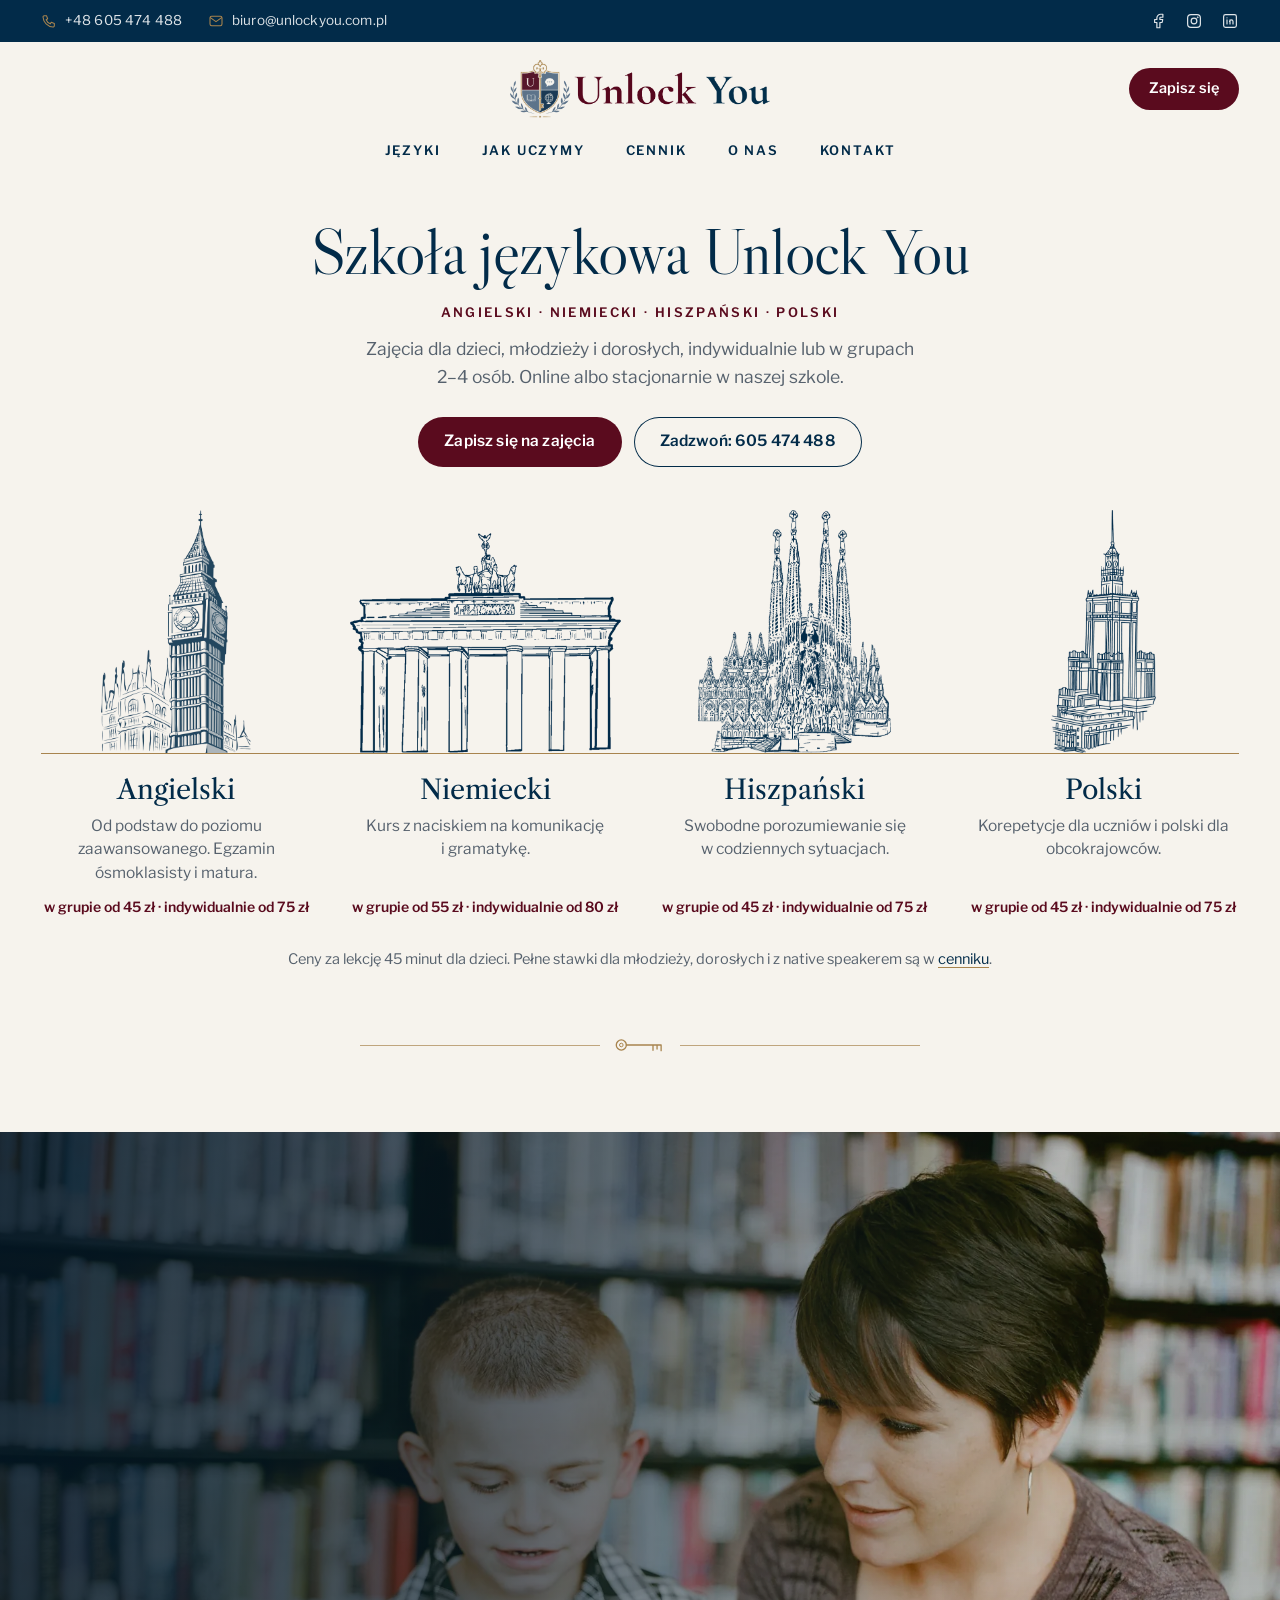
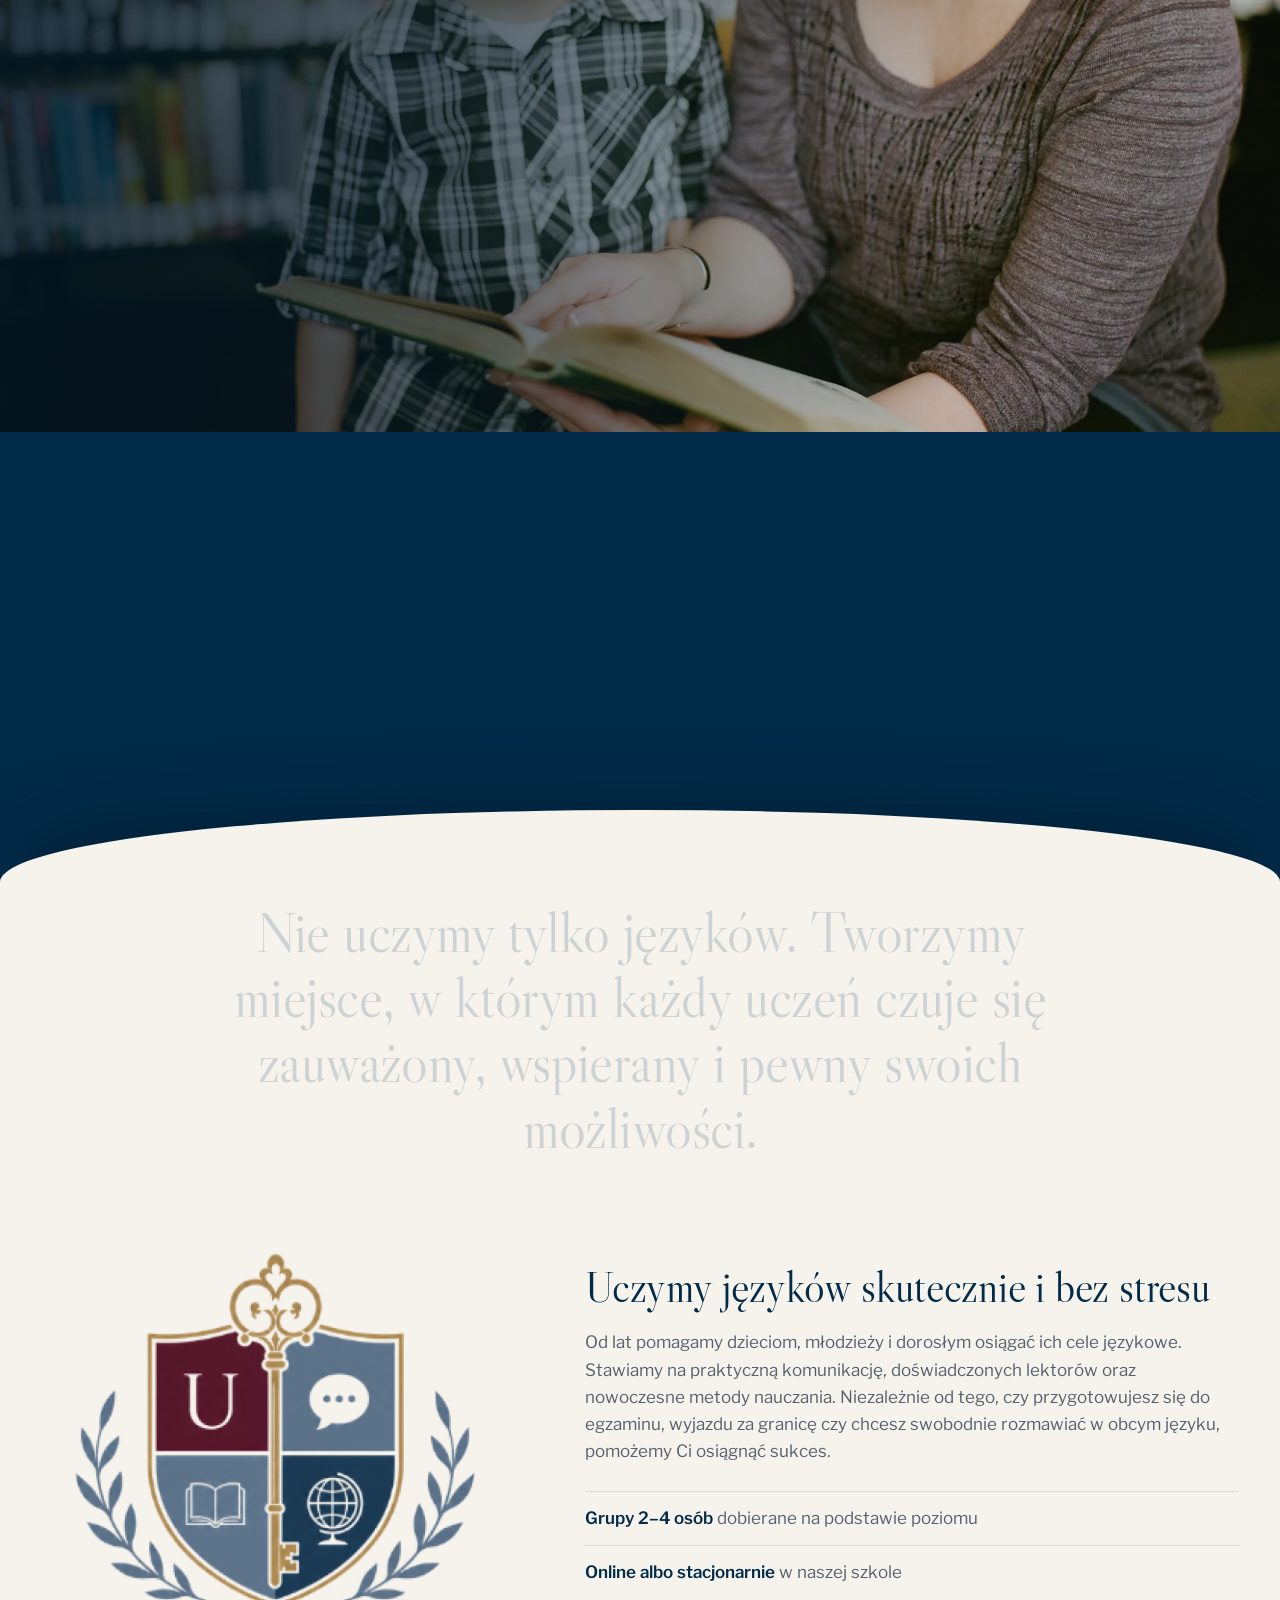
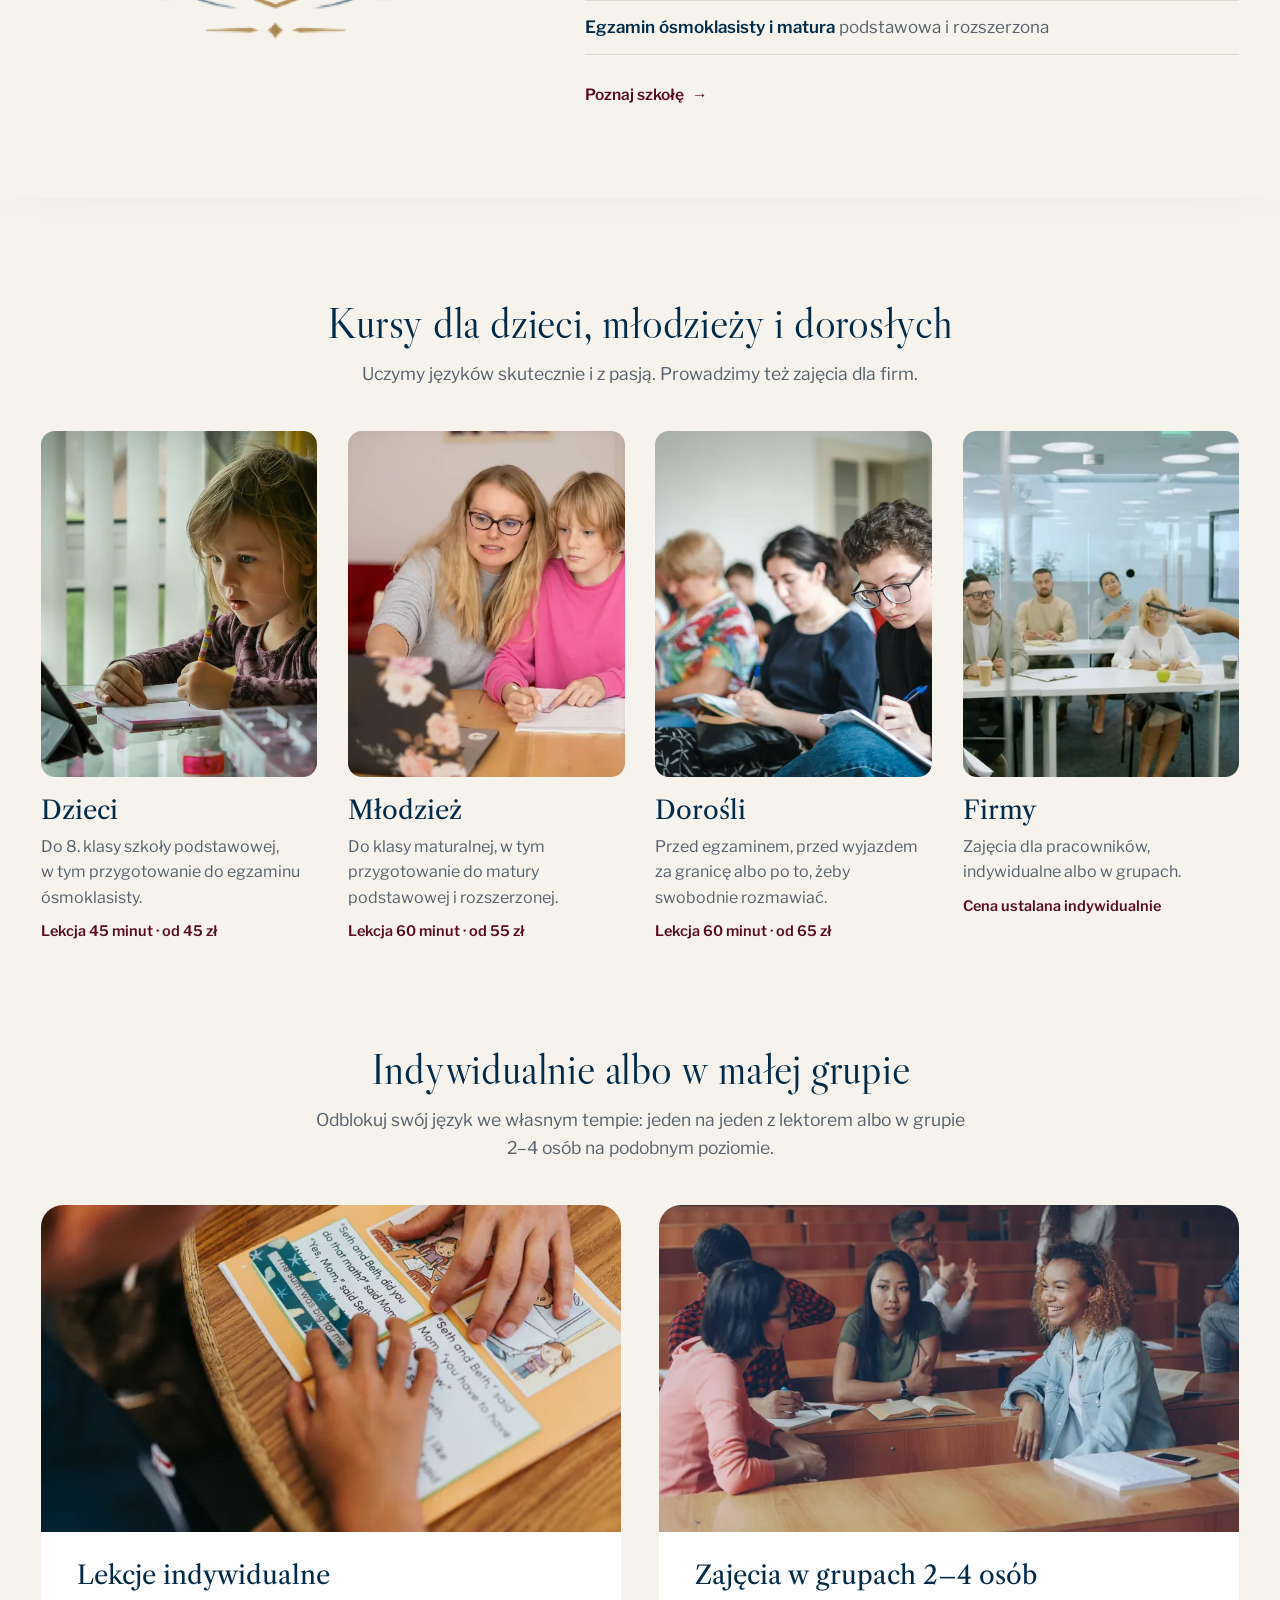
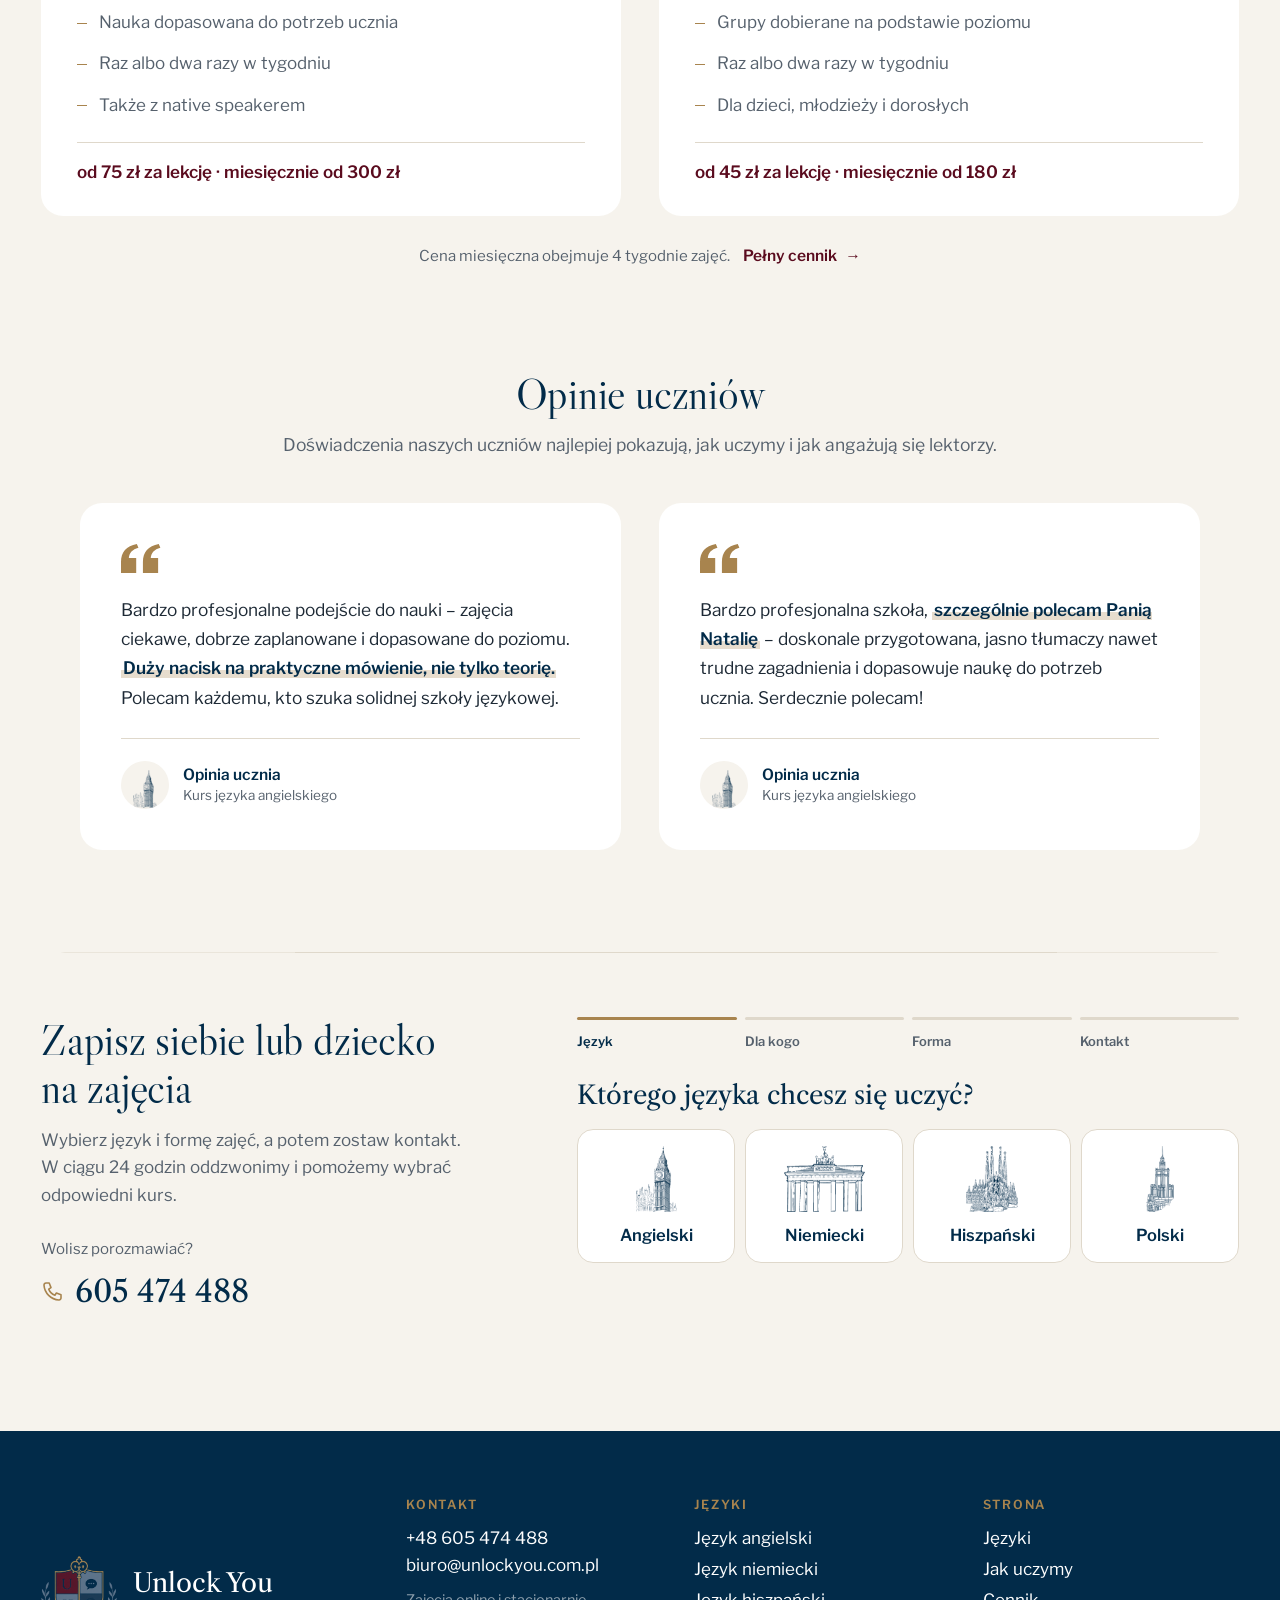
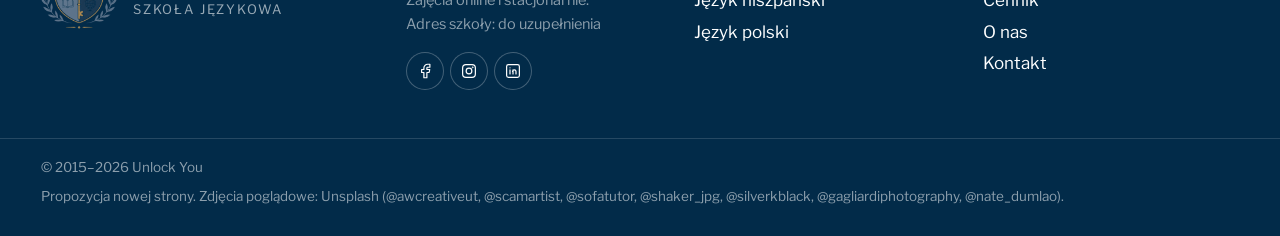
<file: index.html>
<!doctype html>
<html lang="pl">
<head>
<meta charset="utf-8">
<meta name="viewport" content="width=device-width, initial-scale=1">
<title>Szkoła językowa Unlock You – angielski, niemiecki, hiszpański, polski</title>
<meta name="description" content="Szkoła językowa Unlock You: angielski, niemiecki, hiszpański i polski dla dzieci, młodzieży i dorosłych. Lekcje indywidualne i w grupach 2–4 osób, online lub stacjonarnie.">
<meta name="theme-color" content="#022B49">
<meta name="robots" content="noindex, nofollow">  <!-- propozycja: usunąć przy wdrożeniu na unlockyou.com.pl -->
<script>(function(){var h=document.documentElement;h.classList.add("js");try{var b=location.pathname.replace(/index\.html$/,""),r=document.referrer?new URL(document.referrer):null,w=r&&r.origin===location.origin&&r.pathname.indexOf(b)===0;if(!w&&!matchMedia("(prefers-reduced-motion: reduce)").matches)h.classList.add("intro-start")}catch(e){}})()</script>
<link rel="preload" as="image" href="img/herb-256.webp">
<link rel="icon" href="img/ikona-32.png" sizes="32x32">
<link rel="apple-touch-icon" href="img/ikona-180.png">
<link rel="preconnect" href="https://fonts.googleapis.com">
<link rel="preconnect" href="https://fonts.gstatic.com" crossorigin>
<link href="https://fonts.googleapis.com/css2?family=Libre+Caslon+Display&family=Libre+Caslon+Text:ital,wght@0,400;0,700;1,400&family=Libre+Franklin:wght@400;500;600&display=swap" rel="stylesheet">
<link rel="stylesheet" href="style.css?v=2026-11-09r">
</head>
<body>
<div class="intro" aria-hidden="true">
  <div class="intro__pol intro__pol--l"></div>
  <div class="intro__pol intro__pol--p"></div>
  <div class="intro__srodek">
    <img class="intro__herb" src="img/herb-256.webp" alt="" width="256" height="247">
    <p class="intro__nazwa">Unlock You</p>
    <p class="intro__haslo">Odblokuj swój potencjał</p>
    <svg class="intro__klucz" viewBox="0 0 64 24" aria-hidden="true"><circle cx="9" cy="12" r="6.2" fill="none" stroke="currentColor" stroke-width="1.6"/><circle cx="9" cy="12" r="2.2" fill="none" stroke="currentColor" stroke-width="1.2"/><path d="M15.2 12H58M48 12v6.5M53 12v5M58 12v7" fill="none" stroke="currentColor" stroke-width="1.6" stroke-linecap="round"/></svg>
  </div>
</div>
<a class="przeskocz" href="#tresc">Przejdź do treści</a>
<header class="naglowek">
  <div class="pasek-gora">
    <div class="pasek-gora__srodek">
      <div class="pasek-gora__kontakt">
        <a href="tel:+48605474488"><svg class="ikona" viewBox="0 0 24 24" aria-hidden="true" fill="none" stroke="currentColor" stroke-width="1.6" stroke-linecap="round" stroke-linejoin="round"><path d="M5 4h3.2l1.8 4.6-2.3 1.5a11 11 0 0 0 6.2 6.2l1.5-2.3L20 15.8V19a2 2 0 0 1-2.1 2A16 16 0 0 1 3 6.1 2 2 0 0 1 5 4z"/></svg><span>+48&nbsp;605&nbsp;474&nbsp;488</span></a>
        <a href="mailto:biuro@unlockyou.com.pl" aria-label="E-mail: biuro@unlockyou.com.pl"><svg class="ikona" viewBox="0 0 24 24" aria-hidden="true" fill="none" stroke="currentColor" stroke-width="1.6" stroke-linecap="round" stroke-linejoin="round"><rect x="3" y="5" width="18" height="14" rx="2.5"/><path d="m3.5 7 8.5 6 8.5-6"/></svg><span class="pasek-gora__mail">biuro@unlockyou.com.pl</span></a>
      </div>
      <div class="pasek-gora__social"><a href="https://www.facebook.com/profile.php?id=61592182378646" rel="noopener" aria-label="Facebook"><svg class="ikona" viewBox="0 0 24 24" aria-hidden="true" fill="none" stroke="currentColor" stroke-width="1.6" stroke-linecap="round" stroke-linejoin="round"><path d="M7.5 10v4h3v7h4v-7h3l.8-4h-3.8V8a1 1 0 0 1 1-1h3V3h-3a5 5 0 0 0-5 5v2z"/></svg></a><a href="https://www.instagram.com/unlockyou/" rel="noopener" aria-label="Instagram"><svg class="ikona" viewBox="0 0 24 24" aria-hidden="true" fill="none" stroke="currentColor" stroke-width="1.6" stroke-linecap="round" stroke-linejoin="round"><rect x="3.5" y="3.5" width="17" height="17" rx="4.5"/><circle cx="12" cy="12" r="3.8"/><circle cx="16.9" cy="7.1" r=".4" fill="currentColor"/></svg></a><a href="#" rel="noopener" aria-label="LinkedIn"><svg class="ikona" viewBox="0 0 24 24" aria-hidden="true" fill="none" stroke="currentColor" stroke-width="1.6" stroke-linecap="round" stroke-linejoin="round"><rect x="3.5" y="3.5" width="17" height="17" rx="2.5"/><path d="M8 10.5V16M8 7.8v.01M12 16v-5.5M16 16v-3.2a2.3 2.3 0 0 0-4.6 0"/></svg></a></div>
    </div>
  </div>
  <div class="naglowek__rzad">
    <span class="naglowek__lewa"></span>
    <a class="naglowek__logo" href="./" aria-label="Unlock You – strona główna">
      <img src="img/logo.webp" alt="Unlock You" width="843" height="188">
    </a>
    <div class="naglowek__prawa">
      <a class="przycisk przycisk--maly" href="kontakt/#zapisy">Zapisz się</a>
      <button class="naglowek__burger" type="button" aria-expanded="false" aria-controls="menu">
        <span></span><span></span><span class="tylko-czytnik">Menu</span>
      </button>
    </div>
  </div>
  <nav class="menu" id="menu" aria-label="Menu główne">
    <div class="menu__linki">
      <a href="jezyki/">Języki</a>
      <a href="nauka/">Jak uczymy</a>
      <a href="cennik/">Cennik</a>
      <a href="o-nas/">O&nbsp;nas</a>
      <a href="kontakt/">Kontakt</a>
    </div>
    <div class="menu__kontakt">
      <a href="tel:+48605474488">+48&nbsp;605&nbsp;474&nbsp;488</a>
      <a href="mailto:biuro@unlockyou.com.pl">biuro@unlockyou.com.pl</a>
      <a class="przycisk" href="kontakt/#zapisy">Zapisz się na zajęcia</a>
    </div>
  </nav>
</header>
<main id="tresc">
<!-- GÓRA (wariant 1, wybrany przez Dawida 9.11): nazwa szkoły, pod nią ich rysunki zabytków jako panorama języków z cenami -->
<section class="hero" id="jezyki" aria-labelledby="hero-tytul">
  <div class="hero__tekst">
    <h1 id="hero-tytul">Szkoła językowa Unlock&nbsp;You</h1>
    <p class="hero__jezyki">Angielski · Niemiecki · Hiszpański · Polski</p>
    <p class="hero__opis">Zajęcia dla dzieci, młodzieży i&nbsp;dorosłych, indywidualnie lub w&nbsp;grupach 2–⁠4&nbsp;osób. Online albo stacjonarnie w&nbsp;naszej szkole.</p>
    <div class="hero__przyciski">
      <a class="przycisk" href="kontakt/#zapisy">Zapisz się na zajęcia</a>
      <a class="przycisk przycisk--obrys" href="tel:+48605474488">Zadzwoń: 605&nbsp;474&nbsp;488</a>
    </div>
  </div>
  <div class="panorama">
    <a class="panorama__jezyk" href="jezyki/angielski/">
      <span class="panorama__rysunek"><img src="img/rysunek-angielski.webp" alt="" width="445" height="720"></span>
      <span class="panorama__nazwa">Angielski</span>
      <span class="panorama__opis">Od podstaw do poziomu zaawansowanego. Egzamin ósmoklasisty i&nbsp;matura.</span>
      <span class="panorama__cena"><span>w&nbsp;grupie od 45&nbsp;zł</span><span>indywidualnie od 75&nbsp;zł</span></span>
    </a>
    <a class="panorama__jezyk" href="jezyki/niemiecki/">
      <span class="panorama__rysunek"><img src="img/rysunek-niemiecki.webp" alt="" width="884" height="720"></span>
      <span class="panorama__nazwa">Niemiecki</span>
      <span class="panorama__opis">Kurs z&nbsp;naciskiem na komunikację i&nbsp;gramatykę.</span>
      <span class="panorama__cena"><span>w&nbsp;grupie od 55&nbsp;zł</span><span>indywidualnie od 80&nbsp;zł</span></span>
    </a>
    <a class="panorama__jezyk" href="jezyki/hiszpanski/">
      <span class="panorama__rysunek"><img src="img/rysunek-hiszpanski.webp" alt="" width="573" height="720"></span>
      <span class="panorama__nazwa">Hiszpański</span>
      <span class="panorama__opis">Swobodne porozumiewanie się w&nbsp;codziennych sytuacjach.</span>
      <span class="panorama__cena"><span>w&nbsp;grupie od 45&nbsp;zł</span><span>indywidualnie od 75&nbsp;zł</span></span>
    </a>
    <a class="panorama__jezyk" href="jezyki/polski/">
      <span class="panorama__rysunek"><img src="img/rysunek-polski.webp" alt="" width="311" height="720"></span>
      <span class="panorama__nazwa">Polski</span>
      <span class="panorama__opis">Korepetycje dla uczniów i&nbsp;polski dla obcokrajowców.</span>
      <span class="panorama__cena"><span>w&nbsp;grupie od 45&nbsp;zł</span><span>indywidualnie od 75&nbsp;zł</span></span>
    </a>
  </div>
  <p class="jezyki__dopisek">Ceny za lekcję 45&nbsp;minut dla dzieci. Pełne stawki dla młodzieży, dorosłych i&nbsp;z&nbsp;native speakerem są w <a href="cennik/">cenniku</a>.</p>
  <div class="ornament" aria-hidden="true"><span></span><svg class="ornament__klucz" viewBox="0 0 64 24" aria-hidden="true"><circle cx="9" cy="12" r="6.2" fill="none" stroke="currentColor" stroke-width="1.6"/><circle cx="9" cy="12" r="2.2" fill="none" stroke="currentColor" stroke-width="1.2"/><path d="M15.2 12H58M48 12v6.5M53 12v5M58 12v7" fill="none" stroke="currentColor" stroke-width="1.6" stroke-linecap="round"/></svg><span></span></div>
</section>

<!-- SCENA (jak w ODNOVA): zdjęcie przypięte na cały ekran, hasło szkoły odsłania się litera po literze przy przewijaniu,
     tekst odjeżdża w górę, a następna sekcja wjeżdża na zdjęcie łukiem -->
<section class="scena" aria-labelledby="scena-tytul">
  <div class="scena__media">
    <img src="img/lekcja-biblioteka-2000.webp" srcset="img/lekcja-biblioteka-1000.webp 1000w, img/lekcja-biblioteka-2000.webp 2000w" sizes="100vw" alt="Lektorka czyta z chłopcem książkę w bibliotece" width="2000" height="1631" loading="lazy">
  </div>
  <div class="scena__tekst">
    <h2 id="scena-tytul" class="scena__tytul">Odblokuj swój potencjał</h2>
    <p class="scena__opis pojaw">Bo najlepsze efekty osiąga się wtedy, gdy za nauką stoją ludzie, którzy naprawdę się angażują.</p>
  </div>
</section>

<!-- O SZKOLE: ich zdanie jako duży cytat podświetlany słowo po słowie, pod nim herb + tekst „Poznaj nas” -->
<div class="pas pas--papier po-scenie">
<section class="sekcja haslo" aria-label="Kim jesteśmy">
  <p class="haslo__tekst" data-podswietl>Nie uczymy tylko języków. Tworzymy miejsce, w&nbsp;którym każdy uczeń czuje się zauważony, wspierany i&nbsp;pewny swoich możliwości.</p>
</section>
<section class="sekcja szkola" aria-labelledby="szkola-tytul">
  <div class="szkola__herb">
    <img src="img/herb.png" alt="Herb szkoły Unlock You: klucz, książka, dymek rozmowy i globus" width="512" height="494" loading="lazy" data-paralaksa="-0.12">
  </div>
  <div class="szkola__tekst">
    <h2 id="szkola-tytul" class="pojaw-tytul">Uczymy języków skutecznie i&nbsp;bez stresu</h2>
    <p class="pojaw" style="--d: .25s">Od lat pomagamy dzieciom, młodzieży i&nbsp;dorosłym osiągać ich cele językowe. Stawiamy na praktyczną komunikację, doświadczonych lektorów oraz nowoczesne metody nauczania. Niezależnie od tego, czy przygotowujesz się do egzaminu, wyjazdu za granicę czy chcesz swobodnie rozmawiać w&nbsp;obcym języku, pomożemy Ci osiągnąć sukces.</p>
    <ul class="fakty">
      <li class="pojaw"><strong>Grupy 2–⁠4&nbsp;osób</strong> dobierane na podstawie poziomu</li>
      <li class="pojaw"><strong>Online albo stacjonarnie</strong> w&nbsp;naszej szkole</li>
      <li class="pojaw"><strong>Egzamin ósmoklasisty i&nbsp;matura</strong> podstawowa i&nbsp;rozszerzona</li>
    </ul>
    <a class="link pojaw" style="--d: .3s" href="o-nas/">Poznaj szkołę</a>
  </div>
</section>
</div>

<!-- DLA KOGO: opisy grup z dopisków do ich cennika -->
<section class="sekcja grupy" aria-labelledby="grupy-tytul">
  <div class="sekcja__glowa sekcja__glowa--srodek">
    <h2 id="grupy-tytul" class="pojaw-tytul">Kursy dla dzieci, młodzieży i&nbsp;dorosłych</h2>
    <p class="pojaw" style="--d: .15s">Uczymy języków skutecznie i&nbsp;z&nbsp;pasją. Prowadzimy też zajęcia dla firm.</p>
  </div>
  <div class="grupy__lista">
    <article class="grupa pojaw">
      <div class="kadr pojaw-zdjecie"><img src="img/dzieci-800.webp" srcset="img/dzieci-800.webp 800w, img/dzieci-1600.webp 1600w" sizes="(max-width: 640px) 100vw, (max-width: 1020px) 50vw, 25vw" alt="Dziewczynka pisze w zeszycie" width="800" height="648" loading="lazy"></div>
      <h3>Dzieci</h3>
      <p>Do 8. klasy szkoły podstawowej, w&nbsp;tym przygotowanie do egzaminu ósmoklasisty.</p>
      <p class="grupa__meta">Lekcja 45&nbsp;minut · od 45&nbsp;zł</p>
    </article>
    <article class="grupa pojaw">
      <div class="kadr pojaw-zdjecie"><img src="img/mlodziez-800.webp" srcset="img/mlodziez-800.webp 800w, img/mlodziez-1600.webp 1600w" sizes="(max-width: 640px) 100vw, (max-width: 1020px) 50vw, 25vw" alt="Lektorka tłumaczy nastolatce zadanie" width="800" height="533" loading="lazy"></div>
      <h3>Młodzież</h3>
      <p>Do klasy maturalnej, w&nbsp;tym przygotowanie do matury podstawowej i&nbsp;rozszerzonej.</p>
      <p class="grupa__meta">Lekcja 60&nbsp;minut · od 55&nbsp;zł</p>
    </article>
    <article class="grupa pojaw">
      <div class="kadr pojaw-zdjecie"><img src="img/dorosli-800.webp" srcset="img/dorosli-800.webp 800w, img/dorosli-1600.webp 1600w" sizes="(max-width: 640px) 100vw, (max-width: 1020px) 50vw, 25vw" alt="Dorośli kursanci robią notatki podczas zajęć" width="800" height="534" loading="lazy"></div>
      <h3>Dorośli</h3>
      <p>Przed egzaminem, przed wyjazdem za granicę albo po to, żeby swobodnie rozmawiać.</p>
      <p class="grupa__meta">Lekcja 60&nbsp;minut · od 65&nbsp;zł</p>
    </article>
    <article class="grupa pojaw">
      <div class="kadr pojaw-zdjecie"><img src="img/firmy-800.webp" srcset="img/firmy-800.webp 800w, img/firmy-1600.webp 1600w" sizes="(max-width: 640px) 100vw, (max-width: 1020px) 50vw, 25vw" alt="Zajęcia dla pracowników w biurze" width="800" height="450" loading="lazy"></div>
      <h3>Firmy</h3>
      <p>Zajęcia dla pracowników, indywidualne albo w&nbsp;grupach.</p>
      <p class="grupa__meta">Cena ustalana indywidualnie</p>
    </article>
  </div>
</section>

<!-- FORMY ZAJĘĆ: indywidualnie albo w małej grupie, ceny z ich cennika -->
<section class="sekcja zajecia" aria-labelledby="zajecia-tytul">
  <div class="sekcja__glowa sekcja__glowa--srodek">
    <h2 id="zajecia-tytul" class="pojaw-tytul">Indywidualnie albo w&nbsp;małej&nbsp;grupie</h2>
    <p class="pojaw" style="--d: .15s">Odblokuj swój język we własnym tempie: jeden na jeden z&nbsp;lektorem albo w&nbsp;grupie 2–⁠4&nbsp;osób na podobnym poziomie.</p>
  </div>
  <div class="zajecia__kolumny">
    <article class="forma pojaw">
      <div class="kadr pojaw-zdjecie"><img src="img/indywidualnie-800.webp" srcset="img/indywidualnie-800.webp 800w, img/indywidualnie-1600.webp 1600w" sizes="(max-width: 760px) 100vw, 50vw" alt="Lektorka i uczeń czytają razem przy stole" width="800" height="1199" loading="lazy"></div>
      <div class="forma__tekst">
        <h3>Lekcje indywidualne</h3>
        <ul>
          <li>Nauka dopasowana do potrzeb ucznia</li>
          <li>Raz albo dwa razy w&nbsp;tygodniu</li>
          <li>Także z&nbsp;native speakerem</li>
        </ul>
        <p class="forma__cena">od 75&nbsp;zł za lekcję · miesięcznie od 300&nbsp;zł</p>
      </div>
    </article>
    <article class="forma pojaw">
      <div class="kadr pojaw-zdjecie"><img src="img/rozmowa-800.webp" srcset="img/rozmowa-800.webp 800w, img/rozmowa-1600.webp 1600w" sizes="(max-width: 760px) 100vw, 50vw" alt="Kursanci rozmawiają podczas zajęć w grupie" width="800" height="450" loading="lazy"></div>
      <div class="forma__tekst">
        <h3>Zajęcia w&nbsp;grupach 2–⁠4&nbsp;osób</h3>
        <ul>
          <li>Grupy dobierane na podstawie poziomu</li>
          <li>Raz albo dwa razy w&nbsp;tygodniu</li>
          <li>Dla dzieci, młodzieży i&nbsp;dorosłych</li>
        </ul>
        <p class="forma__cena">od 45&nbsp;zł za lekcję · miesięcznie od 180&nbsp;zł</p>
      </div>
    </article>
  </div>
  <p class="zajecia__dopisek pojaw">Cena miesięczna obejmuje 4 tygodnie zajęć. <a class="link" href="cennik/">Pełny cennik</a></p>
</section>

<section class="sekcja opinie" aria-labelledby="opinie-tytul">
  <div class="sekcja__glowa sekcja__glowa--srodek">
    <h2 id="opinie-tytul" class="pojaw-tytul">Opinie uczniów</h2>
    <p class="pojaw" style="--d: .15s">Doświadczenia naszych uczniów najlepiej pokazują, jak uczymy i&nbsp;jak angażują się lektorzy.</p>
  </div>
  <div class="opinie__lista">
    <figure class="opinia pojaw">
      <svg class="opinia__znak" viewBox="0 0 50 36" aria-hidden="true"><path fill="currentColor" d="M0 36V22.5C0 9.9 6.6 2.4 19.8 0l2 4.6C14.2 6.7 10.3 11 9.8 17.5H19V36Zm27.4 0V22.5C27.4 9.9 34 2.4 47.2 0l2 4.6c-7.6 2.1-11.5 6.4-12 12.9h9.2V36Z"/></svg>
      <blockquote><p>Bardzo profesjonalne podejście do nauki – zajęcia ciekawe, dobrze zaplanowane i&nbsp;dopasowane do poziomu. <mark>Duży nacisk na praktyczne mówienie, nie tylko teorię.</mark> Polecam każdemu, kto szuka solidnej szkoły językowej.</p></blockquote>
      <figcaption>
        <span class="opinia__awatar"><img src="img/rysunek-angielski.webp" alt="" width="445" height="720" loading="lazy"></span>
        <span class="opinia__kto"><strong>Opinia ucznia</strong><small>Kurs języka angielskiego</small></span>
      </figcaption>
    </figure>
    <figure class="opinia pojaw">
      <svg class="opinia__znak" viewBox="0 0 50 36" aria-hidden="true"><path fill="currentColor" d="M0 36V22.5C0 9.9 6.6 2.4 19.8 0l2 4.6C14.2 6.7 10.3 11 9.8 17.5H19V36Zm27.4 0V22.5C27.4 9.9 34 2.4 47.2 0l2 4.6c-7.6 2.1-11.5 6.4-12 12.9h9.2V36Z"/></svg>
      <blockquote><p>Bardzo profesjonalna szkoła, <mark>szczególnie polecam Panią Natalię</mark> – doskonale przygotowana, jasno tłumaczy nawet trudne zagadnienia i&nbsp;dopasowuje naukę do potrzeb ucznia. Serdecznie polecam!</p></blockquote>
      <figcaption>
        <span class="opinia__awatar"><img src="img/rysunek-angielski.webp" alt="" width="445" height="720" loading="lazy"></span>
        <span class="opinia__kto"><strong>Opinia ucznia</strong><small>Kurs języka angielskiego</small></span>
      </figcaption>
    </figure>
  </div>
</section>

<section class="zapisy" id="zapisy" aria-labelledby="zapisy-tytul">
  <div class="zapisy__srodek pojaw-blok">
    <div class="zapisy__tekst">
      <h2 id="zapisy-tytul">Zapisz siebie lub dziecko na&nbsp;zajęcia</h2>
      <p>Wybierz język i&nbsp;formę zajęć, a&nbsp;potem zostaw kontakt. W&nbsp;ciągu 24&nbsp;godzin oddzwonimy i&nbsp;pomożemy wybrać odpowiedni kurs.</p>
      <p class="zapisy__tel">Wolisz porozmawiać?<br><a href="tel:+48605474488"><svg class="ikona" viewBox="0 0 24 24" aria-hidden="true" fill="none" stroke="currentColor" stroke-width="1.6" stroke-linecap="round" stroke-linejoin="round"><path d="M5 4h3.2l1.8 4.6-2.3 1.5a11 11 0 0 0 6.2 6.2l1.5-2.3L20 15.8V19a2 2 0 0 1-2.1 2A16 16 0 0 1 3 6.1 2 2 0 0 1 5 4z"/></svg>605&nbsp;474&nbsp;488</a></p>
    </div>
    <form class="kroki-zapisu" action="#" method="post" novalidate data-jezyk="" data-cennik="cennik/">
      <ol class="kroki-zapisu__pasek" aria-hidden="true"><li>Język</li><li>Dla kogo</li><li>Forma</li><li>Kontakt</li></ol>
      <fieldset class="krok" data-krok="1">
        <legend>Którego języka chcesz się uczyć?</legend>
        <div class="opcje opcje--4">
          <label class="opcja opcja--jezyk"><input type="radio" name="jezyk" value="angielski"><span><img src="img/rysunek-angielski.webp" alt="" width="445" height="720" loading="lazy"><strong>Angielski</strong></span></label>
          <label class="opcja opcja--jezyk"><input type="radio" name="jezyk" value="niemiecki"><span><img src="img/rysunek-niemiecki.webp" alt="" width="884" height="720" loading="lazy"><strong>Niemiecki</strong></span></label>
          <label class="opcja opcja--jezyk"><input type="radio" name="jezyk" value="hiszpanski"><span><img src="img/rysunek-hiszpanski.webp" alt="" width="573" height="720" loading="lazy"><strong>Hiszpański</strong></span></label>
          <label class="opcja opcja--jezyk"><input type="radio" name="jezyk" value="polski"><span><img src="img/rysunek-polski.webp" alt="" width="311" height="720" loading="lazy"><strong>Polski</strong></span></label>
        </div>
      </fieldset>
      <fieldset class="krok" data-krok="2">
        <legend>Dla kogo są zajęcia?</legend>
        <div class="opcje opcje--2">
          <label class="opcja"><input type="radio" name="kto" value="dziecko"><span><strong>Dziecko</strong><small>do 8. klasy, ósmoklasista</small></span></label>
          <label class="opcja"><input type="radio" name="kto" value="mlodziez"><span><strong>Młodzież</strong><small>do matury</small></span></label>
          <label class="opcja"><input type="radio" name="kto" value="dorosly"><span><strong>Dorosły</strong><small>praca, wyjazd, rozmowa</small></span></label>
          <label class="opcja"><input type="radio" name="kto" value="firma"><span><strong>Firma</strong><small>zajęcia dla pracowników</small></span></label>
        </div>
      </fieldset>
      <fieldset class="krok" data-krok="3">
        <legend>Jak chcesz się uczyć?</legend>
        <div class="opcje opcje--2">
          <label class="opcja"><input type="radio" name="forma" value="indywidualnie"><span><strong>Indywidualnie</strong><small>jeden na jeden z&nbsp;lektorem</small></span></label>
          <label class="opcja"><input type="radio" name="forma" value="grupa"><span><strong>W&nbsp;grupie</strong><small>2–⁠4&nbsp;osoby na podobnym poziomie</small></span></label>
        </div>
        <p class="krok__pytanie">Gdzie?</p>
        <div class="opcje opcje--3">
          <label class="opcja opcja--mala"><input type="radio" name="miejsce" value="online"><span><strong>Online</strong></span></label>
          <label class="opcja opcja--mala"><input type="radio" name="miejsce" value="stacjonarnie"><span><strong>W&nbsp;szkole</strong></span></label>
          <label class="opcja opcja--mala"><input type="radio" name="miejsce" value="obojetnie"><span><strong>Obojętnie</strong></span></label>
        </div>
      </fieldset>
      <fieldset class="krok" data-krok="4">
        <legend>Zostaw kontakt, oddzwonimy w&nbsp;ciągu 24&nbsp;godzin</legend>
        <div class="krok__podsumowanie" aria-live="polite"></div>
        <div class="formularz">
          <div class="formularz__pole"><label for="f-imie">Imię</label><input id="f-imie" name="imie" autocomplete="given-name" required></div>
          <div class="formularz__pole"><label for="f-tel">Numer telefonu</label><input id="f-tel" name="telefon" type="tel" autocomplete="tel" inputmode="tel" required></div>
          <div class="formularz__pole formularz__pole--pelne"><label for="f-email">Adres e-mail <span>(opcjonalnie)</span></label><input id="f-email" name="email" type="email" autocomplete="email"></div>
          <div class="formularz__pole formularz__pole--pelne"><label for="f-wiadomosc">Coś jeszcze? <span>(opcjonalnie)</span></label><textarea id="f-wiadomosc" name="wiadomosc" rows="3" placeholder="Np. wiek dziecka, poziom, pasujące dni i godziny"></textarea></div>
          <p class="formularz__blad" role="alert" hidden></p>
          <div class="formularz__wyslij">
            <button class="przycisk" type="submit">Wyślij zgłoszenie</button>
            <p class="formularz__zgoda">Wysyłając zgłoszenie, zgadzasz się na kontakt w&nbsp;sprawie zajęć.</p>
          </div>
        </div>
      </fieldset>
      <div class="krok krok--gotowe" data-krok="5" role="status" hidden>
        <p class="krok__gotowe-tytul">Dziękujemy<span class="krok__imie"></span>!</p>
        <p>Oddzwonimy w&nbsp;ciągu 24&nbsp;godzin i&nbsp;pomożemy wybrać grupę oraz termin.</p>
        <div class="krok__podsumowanie"></div>
        <p class="formularz__podglad">To podgląd nowej strony: w&nbsp;tej wersji zgłoszenie nie jest jeszcze wysyłane.</p>
        <button type="button" class="link krok__od-nowa">Zapisz kolejną osobę</button>
      </div>
      <button type="button" class="krok__wstecz" hidden>← Wstecz</button>
    </form>
  </div>
</section>

</main>
<footer class="stopka">
  <div class="stopka__srodek">
    <div class="stopka__herb">
      <img src="img/herb.png" alt="" width="512" height="494" loading="lazy">
      <p class="stopka__nazwa">Unlock You<span>Szkoła językowa</span></p>
    </div>
    <div class="stopka__kol">
      <p class="stopka__et">Kontakt</p>
      <p><a href="tel:+48605474488">+48&nbsp;605&nbsp;474&nbsp;488</a><br><a href="mailto:biuro@unlockyou.com.pl">biuro@unlockyou.com.pl</a></p>
      <p class="stopka__adres">Zajęcia online i&nbsp;stacjonarnie.<br>Adres szkoły: do uzupełnienia</p>
      <div class="stopka__social"><a href="https://www.facebook.com/profile.php?id=61592182378646" rel="noopener" aria-label="Facebook"><svg class="ikona" viewBox="0 0 24 24" aria-hidden="true" fill="none" stroke="currentColor" stroke-width="1.6" stroke-linecap="round" stroke-linejoin="round"><path d="M7.5 10v4h3v7h4v-7h3l.8-4h-3.8V8a1 1 0 0 1 1-1h3V3h-3a5 5 0 0 0-5 5v2z"/></svg></a><a href="https://www.instagram.com/unlockyou/" rel="noopener" aria-label="Instagram"><svg class="ikona" viewBox="0 0 24 24" aria-hidden="true" fill="none" stroke="currentColor" stroke-width="1.6" stroke-linecap="round" stroke-linejoin="round"><rect x="3.5" y="3.5" width="17" height="17" rx="4.5"/><circle cx="12" cy="12" r="3.8"/><circle cx="16.9" cy="7.1" r=".4" fill="currentColor"/></svg></a><a href="#" rel="noopener" aria-label="LinkedIn"><svg class="ikona" viewBox="0 0 24 24" aria-hidden="true" fill="none" stroke="currentColor" stroke-width="1.6" stroke-linecap="round" stroke-linejoin="round"><rect x="3.5" y="3.5" width="17" height="17" rx="2.5"/><path d="M8 10.5V16M8 7.8v.01M12 16v-5.5M16 16v-3.2a2.3 2.3 0 0 0-4.6 0"/></svg></a></div>
    </div>
    <div class="stopka__kol">
      <p class="stopka__et">Języki</p>
      <ul>
        <li><a href="jezyki/angielski/">Język angielski</a></li>
        <li><a href="jezyki/niemiecki/">Język niemiecki</a></li>
        <li><a href="jezyki/hiszpanski/">Język hiszpański</a></li>
        <li><a href="jezyki/polski/">Język polski</a></li>
      </ul>
    </div>
    <div class="stopka__kol">
      <p class="stopka__et">Strona</p>
      <ul>
        <li><a href="jezyki/">Języki</a></li>
        <li><a href="nauka/">Jak uczymy</a></li>
        <li><a href="cennik/">Cennik</a></li>
        <li><a href="o-nas/">O&nbsp;nas</a></li>
        <li><a href="kontakt/">Kontakt</a></li>
      </ul>
    </div>
  </div>
  <div class="stopka__dol">
    <p>© 2015–⁠2026 Unlock You</p>
    <p>Propozycja nowej strony. Zdjęcia poglądowe: Unsplash (@awcreativeut, @scamartist, @sofatutor, @shaker_jpg, @silverkblack, @gagliardiphotography, @nate_dumlao).</p>
  </div>
</footer>
<script src="vendor/lenis.min.js?v=1.1.18" defer></script>
<script src="script.js?v=2026-11-09r" defer></script>
</body>
</html>
</file>
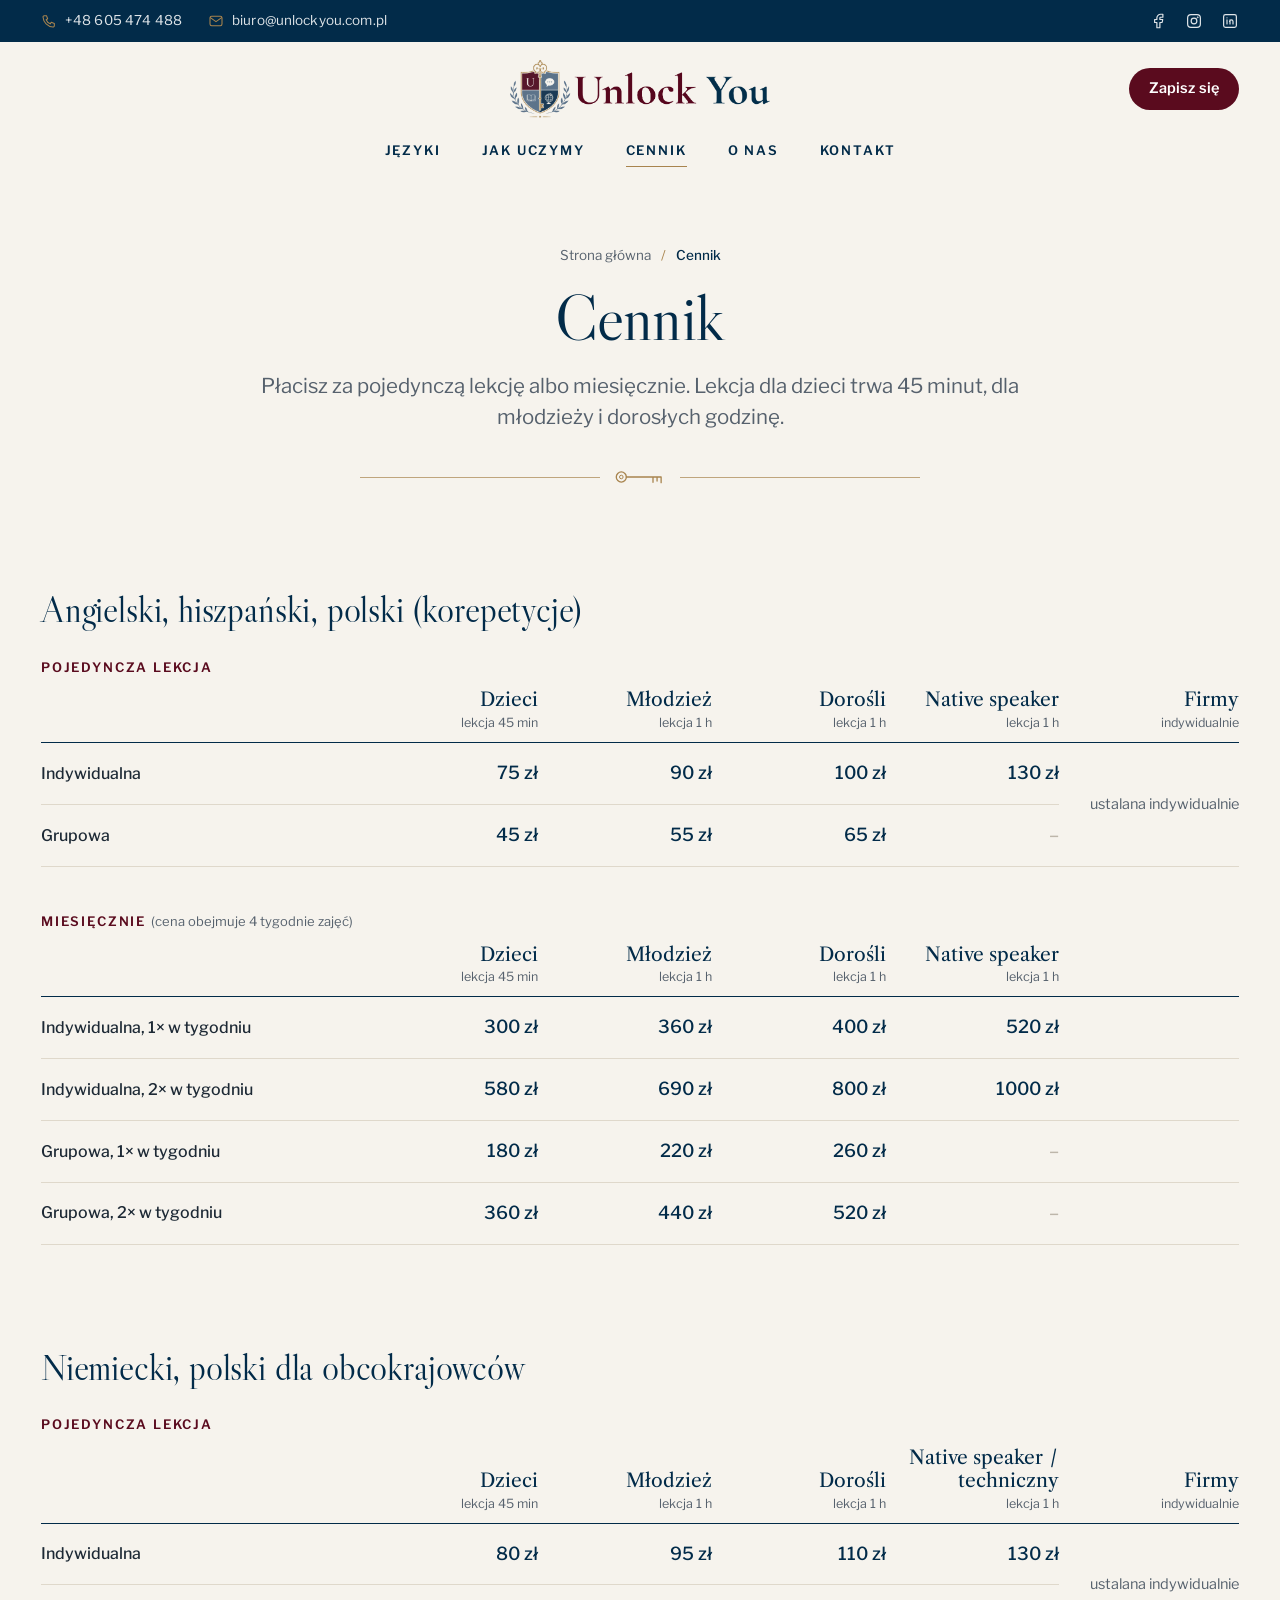
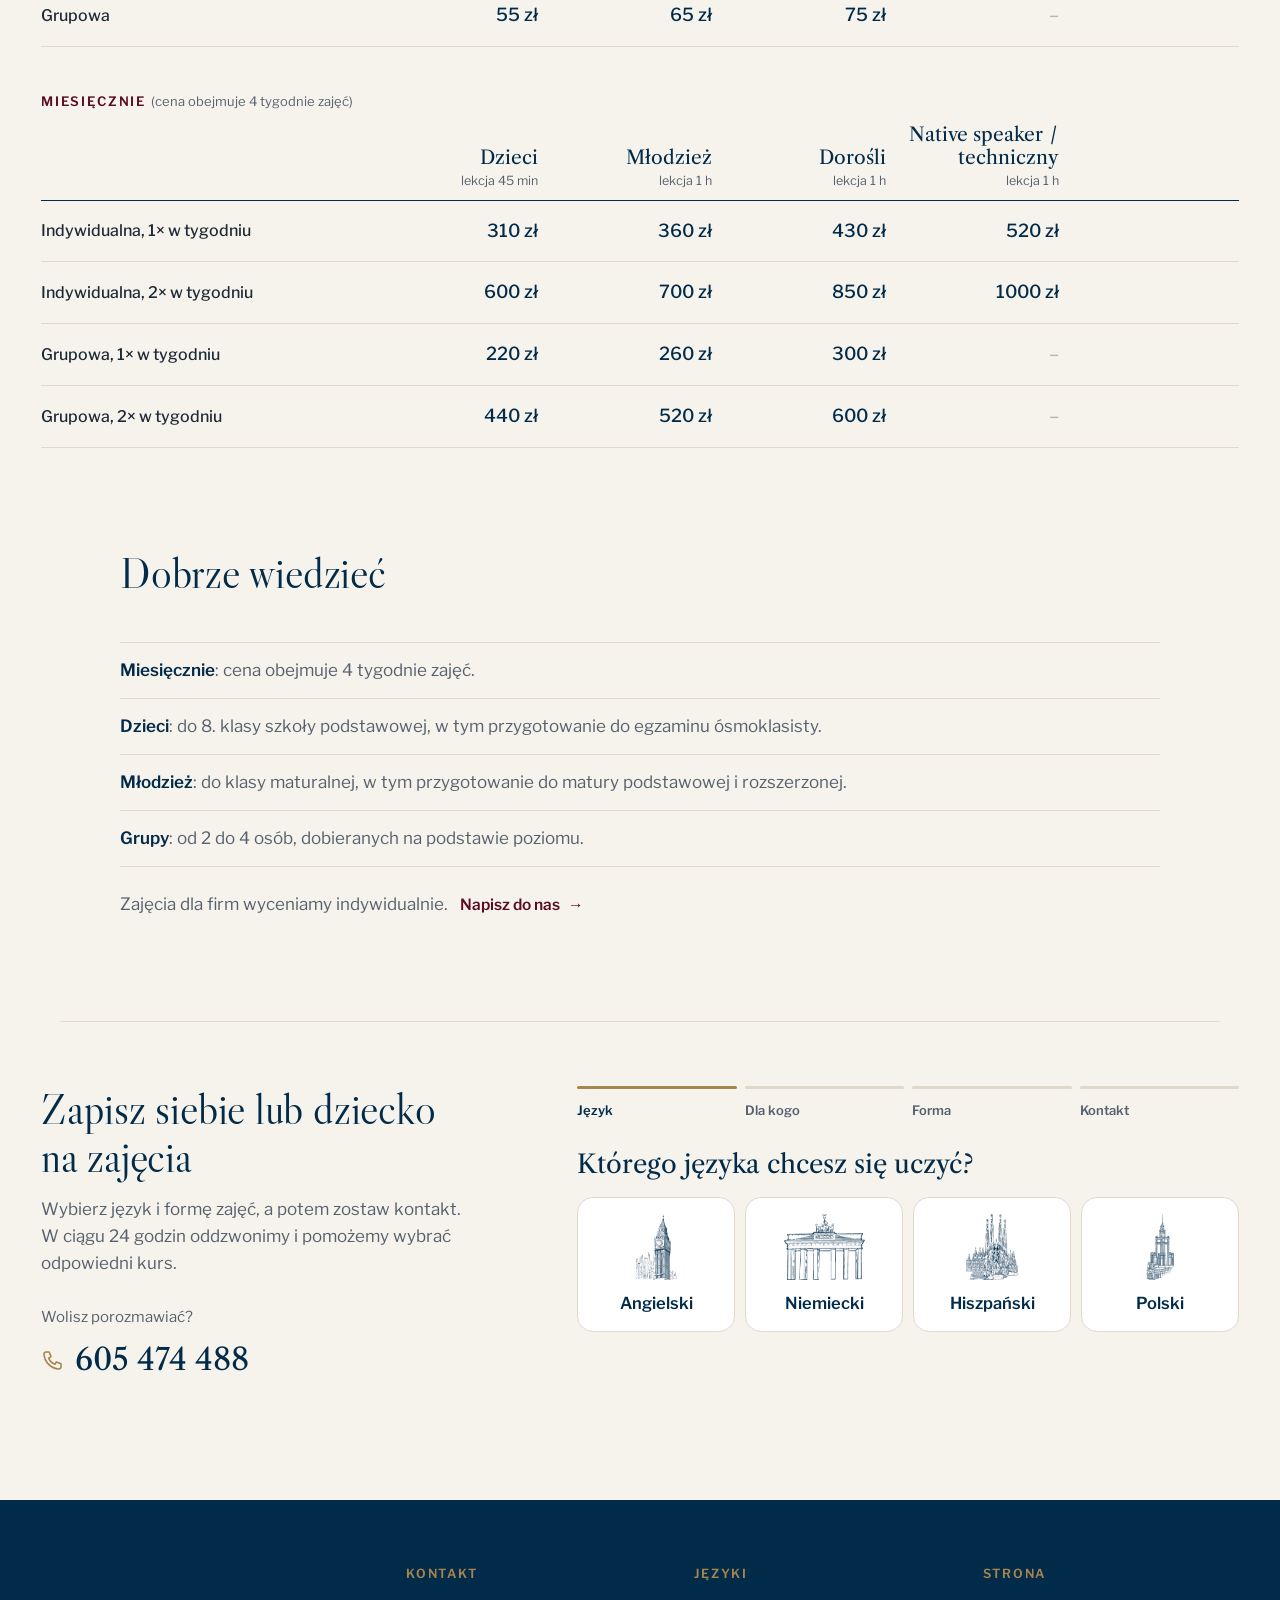
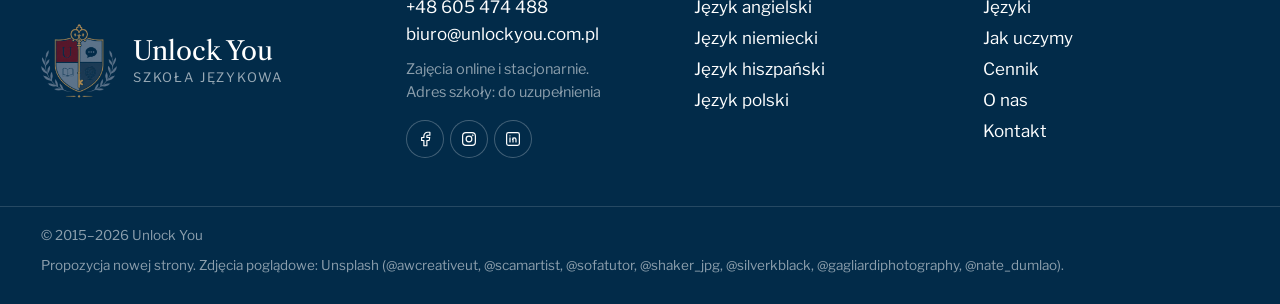
<file: cennik/index.html>
<!doctype html>
<html lang="pl">
<head>
<meta charset="utf-8">
<meta name="viewport" content="width=device-width, initial-scale=1">
<title>Cennik kursów językowych | Unlock You</title>
<meta name="description" content="Cennik szkoły językowej Unlock You: lekcja indywidualna od 75 zł, w grupie od 45 zł, nauka miesięczna od 180 zł. Angielski, niemiecki, hiszpański, polski.">
<meta name="theme-color" content="#022B49">
<meta name="robots" content="noindex, nofollow">  <!-- propozycja: usunąć przy wdrożeniu na unlockyou.com.pl -->
<script>document.documentElement.classList.add("js")</script>

<link rel="icon" href="../img/ikona-32.png" sizes="32x32">
<link rel="apple-touch-icon" href="../img/ikona-180.png">
<link rel="preconnect" href="https://fonts.googleapis.com">
<link rel="preconnect" href="https://fonts.gstatic.com" crossorigin>
<link href="https://fonts.googleapis.com/css2?family=Libre+Caslon+Display&family=Libre+Caslon+Text:ital,wght@0,400;0,700;1,400&family=Libre+Franklin:wght@400;500;600&display=swap" rel="stylesheet">
<link rel="stylesheet" href="../style.css?v=2026-11-09r">
</head>
<body>

<a class="przeskocz" href="#tresc">Przejdź do treści</a>
<header class="naglowek">
  <div class="pasek-gora">
    <div class="pasek-gora__srodek">
      <div class="pasek-gora__kontakt">
        <a href="tel:+48605474488"><svg class="ikona" viewBox="0 0 24 24" aria-hidden="true" fill="none" stroke="currentColor" stroke-width="1.6" stroke-linecap="round" stroke-linejoin="round"><path d="M5 4h3.2l1.8 4.6-2.3 1.5a11 11 0 0 0 6.2 6.2l1.5-2.3L20 15.8V19a2 2 0 0 1-2.1 2A16 16 0 0 1 3 6.1 2 2 0 0 1 5 4z"/></svg><span>+48&nbsp;605&nbsp;474&nbsp;488</span></a>
        <a href="mailto:biuro@unlockyou.com.pl" aria-label="E-mail: biuro@unlockyou.com.pl"><svg class="ikona" viewBox="0 0 24 24" aria-hidden="true" fill="none" stroke="currentColor" stroke-width="1.6" stroke-linecap="round" stroke-linejoin="round"><rect x="3" y="5" width="18" height="14" rx="2.5"/><path d="m3.5 7 8.5 6 8.5-6"/></svg><span class="pasek-gora__mail">biuro@unlockyou.com.pl</span></a>
      </div>
      <div class="pasek-gora__social"><a href="https://www.facebook.com/profile.php?id=61592182378646" rel="noopener" aria-label="Facebook"><svg class="ikona" viewBox="0 0 24 24" aria-hidden="true" fill="none" stroke="currentColor" stroke-width="1.6" stroke-linecap="round" stroke-linejoin="round"><path d="M7.5 10v4h3v7h4v-7h3l.8-4h-3.8V8a1 1 0 0 1 1-1h3V3h-3a5 5 0 0 0-5 5v2z"/></svg></a><a href="https://www.instagram.com/unlockyou/" rel="noopener" aria-label="Instagram"><svg class="ikona" viewBox="0 0 24 24" aria-hidden="true" fill="none" stroke="currentColor" stroke-width="1.6" stroke-linecap="round" stroke-linejoin="round"><rect x="3.5" y="3.5" width="17" height="17" rx="4.5"/><circle cx="12" cy="12" r="3.8"/><circle cx="16.9" cy="7.1" r=".4" fill="currentColor"/></svg></a><a href="#" rel="noopener" aria-label="LinkedIn"><svg class="ikona" viewBox="0 0 24 24" aria-hidden="true" fill="none" stroke="currentColor" stroke-width="1.6" stroke-linecap="round" stroke-linejoin="round"><rect x="3.5" y="3.5" width="17" height="17" rx="2.5"/><path d="M8 10.5V16M8 7.8v.01M12 16v-5.5M16 16v-3.2a2.3 2.3 0 0 0-4.6 0"/></svg></a></div>
    </div>
  </div>
  <div class="naglowek__rzad">
    <span class="naglowek__lewa"></span>
    <a class="naglowek__logo" href="../" aria-label="Unlock You – strona główna">
      <img src="../img/logo.webp" alt="Unlock You" width="843" height="188">
    </a>
    <div class="naglowek__prawa">
      <a class="przycisk przycisk--maly" href="../kontakt/#zapisy">Zapisz się</a>
      <button class="naglowek__burger" type="button" aria-expanded="false" aria-controls="menu">
        <span></span><span></span><span class="tylko-czytnik">Menu</span>
      </button>
    </div>
  </div>
  <nav class="menu" id="menu" aria-label="Menu główne">
    <div class="menu__linki">
      <a href="../jezyki/">Języki</a>
      <a href="../nauka/">Jak uczymy</a>
      <a href="../cennik/" aria-current="page">Cennik</a>
      <a href="../o-nas/">O&nbsp;nas</a>
      <a href="../kontakt/">Kontakt</a>
    </div>
    <div class="menu__kontakt">
      <a href="tel:+48605474488">+48&nbsp;605&nbsp;474&nbsp;488</a>
      <a href="mailto:biuro@unlockyou.com.pl">biuro@unlockyou.com.pl</a>
      <a class="przycisk" href="../kontakt/#zapisy">Zapisz się na zajęcia</a>
    </div>
  </nav>
</header>
<main id="tresc">
<!-- CENNIK (dawna /pakiety/): stawki przepisane z ich obrazka, jako zwykły tekst -->
<section class="podstrona-glowa">
  <nav class="okruszki" aria-label="Jesteś tutaj"><a href="../">Strona główna</a><span aria-hidden="true">/</span><span aria-current="page">Cennik</span></nav>
  <h1>Cennik</h1>
  <p class="wstep">Płacisz za pojedynczą lekcję albo miesięcznie. Lekcja dla dzieci trwa 45&nbsp;minut, dla młodzieży i&nbsp;dorosłych godzinę.</p>
  <div class="ornament" aria-hidden="true"><span></span><svg class="ornament__klucz" viewBox="0 0 64 24" aria-hidden="true"><circle cx="9" cy="12" r="6.2" fill="none" stroke="currentColor" stroke-width="1.6"/><circle cx="9" cy="12" r="2.2" fill="none" stroke="currentColor" stroke-width="1.2"/><path d="M15.2 12H58M48 12v6.5M53 12v5M58 12v7" fill="none" stroke="currentColor" stroke-width="1.6" stroke-linecap="round"/></svg><span></span></div>
</section>

<section class="sekcja sekcja--szeroka" aria-label="Cennik: angielski, hiszpański, polski (korepetycje)">
  <div class="cennik">
    <h2 class="cennik__tytul">Angielski, hiszpański, polski (korepetycje)</h2>
    <div class="cennik__tabele">
      <table class="tabela">
        <caption>Pojedyncza lekcja</caption>
        <colgroup><col class="tabela__k-nazwa"><col><col><col><col><col class="tabela__k-firmy"></colgroup>
        <thead><tr><td></td><th scope="col">Dzieci<span>lekcja 45&nbsp;min</span></th><th scope="col">Młodzież<span>lekcja 1&nbsp;h</span></th><th scope="col">Dorośli<span>lekcja 1&nbsp;h</span></th><th scope="col">Native speaker<span>lekcja 1&nbsp;h</span></th><th scope="col">Firmy<span>indywidualnie</span></th></tr></thead>
        <tbody><tr><th scope="row">Indywidualna</th><td>75&nbsp;zł</td><td>90&nbsp;zł</td><td>100&nbsp;zł</td><td>130&nbsp;zł</td><td class="tabela__firmy" rowspan="2">ustalana indywidualnie</td></tr><tr><th scope="row">Grupowa</th><td>45&nbsp;zł</td><td>55&nbsp;zł</td><td>65&nbsp;zł</td><td class="tabela__brak">–</td></tr></tbody>
      </table>
      <table class="tabela">
        <caption>Miesięcznie <span>(cena obejmuje 4 tygodnie zajęć)</span></caption>
        <colgroup><col class="tabela__k-nazwa"><col><col><col><col><col class="tabela__k-firmy"></colgroup>
        <thead><tr><td></td><th scope="col">Dzieci<span>lekcja 45&nbsp;min</span></th><th scope="col">Młodzież<span>lekcja 1&nbsp;h</span></th><th scope="col">Dorośli<span>lekcja 1&nbsp;h</span></th><th scope="col">Native speaker<span>lekcja 1&nbsp;h</span></th><td class="tabela__pusta"></td></tr></thead>
        <tbody><tr><th scope="row">Indywidualna, 1×&nbsp;w&nbsp;tygodniu</th><td>300&nbsp;zł</td><td>360&nbsp;zł</td><td>400&nbsp;zł</td><td>520&nbsp;zł</td><td class="tabela__pusta"></td></tr><tr><th scope="row">Indywidualna, 2×&nbsp;w&nbsp;tygodniu</th><td>580&nbsp;zł</td><td>690&nbsp;zł</td><td>800&nbsp;zł</td><td>1000&nbsp;zł</td><td class="tabela__pusta"></td></tr><tr><th scope="row">Grupowa, 1×&nbsp;w&nbsp;tygodniu</th><td>180&nbsp;zł</td><td>220&nbsp;zł</td><td>260&nbsp;zł</td><td class="tabela__brak">–</td><td class="tabela__pusta"></td></tr><tr><th scope="row">Grupowa, 2×&nbsp;w&nbsp;tygodniu</th><td>360&nbsp;zł</td><td>440&nbsp;zł</td><td>520&nbsp;zł</td><td class="tabela__brak">–</td><td class="tabela__pusta"></td></tr></tbody>
      </table>
    </div>
    <div class="cennik__telefon"><div class="cennik__grupa"><p class="cennik__kto">Dzieci<span>lekcja 45&nbsp;min</span></p><dl><div><dt>Lekcja indywidualna</dt><dd>75&nbsp;zł</dd></div><div><dt>Lekcja w&nbsp;grupie</dt><dd>45&nbsp;zł</dd></div><div><dt>Miesięcznie: indywidualna, 1×&nbsp;w&nbsp;tygodniu</dt><dd>300&nbsp;zł</dd></div><div><dt>Miesięcznie: indywidualna, 2×&nbsp;w&nbsp;tygodniu</dt><dd>580&nbsp;zł</dd></div><div><dt>Miesięcznie: grupowa, 1×&nbsp;w&nbsp;tygodniu</dt><dd>180&nbsp;zł</dd></div><div><dt>Miesięcznie: grupowa, 2×&nbsp;w&nbsp;tygodniu</dt><dd>360&nbsp;zł</dd></div></dl></div><div class="cennik__grupa"><p class="cennik__kto">Młodzież<span>lekcja 1&nbsp;h</span></p><dl><div><dt>Lekcja indywidualna</dt><dd>90&nbsp;zł</dd></div><div><dt>Lekcja w&nbsp;grupie</dt><dd>55&nbsp;zł</dd></div><div><dt>Miesięcznie: indywidualna, 1×&nbsp;w&nbsp;tygodniu</dt><dd>360&nbsp;zł</dd></div><div><dt>Miesięcznie: indywidualna, 2×&nbsp;w&nbsp;tygodniu</dt><dd>690&nbsp;zł</dd></div><div><dt>Miesięcznie: grupowa, 1×&nbsp;w&nbsp;tygodniu</dt><dd>220&nbsp;zł</dd></div><div><dt>Miesięcznie: grupowa, 2×&nbsp;w&nbsp;tygodniu</dt><dd>440&nbsp;zł</dd></div></dl></div><div class="cennik__grupa"><p class="cennik__kto">Dorośli<span>lekcja 1&nbsp;h</span></p><dl><div><dt>Lekcja indywidualna</dt><dd>100&nbsp;zł</dd></div><div><dt>Lekcja w&nbsp;grupie</dt><dd>65&nbsp;zł</dd></div><div><dt>Miesięcznie: indywidualna, 1×&nbsp;w&nbsp;tygodniu</dt><dd>400&nbsp;zł</dd></div><div><dt>Miesięcznie: indywidualna, 2×&nbsp;w&nbsp;tygodniu</dt><dd>800&nbsp;zł</dd></div><div><dt>Miesięcznie: grupowa, 1×&nbsp;w&nbsp;tygodniu</dt><dd>260&nbsp;zł</dd></div><div><dt>Miesięcznie: grupowa, 2×&nbsp;w&nbsp;tygodniu</dt><dd>520&nbsp;zł</dd></div></dl></div><div class="cennik__grupa"><p class="cennik__kto">Native speaker<span>lekcja 1&nbsp;h</span></p><dl><div><dt>Lekcja indywidualna</dt><dd>130&nbsp;zł</dd></div><div><dt>Miesięcznie: indywidualna, 1×&nbsp;w&nbsp;tygodniu</dt><dd>520&nbsp;zł</dd></div><div><dt>Miesięcznie: indywidualna, 2×&nbsp;w&nbsp;tygodniu</dt><dd>1000&nbsp;zł</dd></div></dl></div><div class="cennik__grupa"><p class="cennik__kto">Firmy</p><dl><div><dt>Lekcje indywidualne i&nbsp;grupowe</dt><dd>ustalana indywidualnie</dd></div></dl></div></div>
  </div>
</section>

<section class="sekcja sekcja--szeroka" aria-label="Cennik: niemiecki, polski dla obcokrajowców">
  <div class="cennik">
    <h2 class="cennik__tytul">Niemiecki, polski dla obcokrajowców</h2>
    <div class="cennik__tabele">
      <table class="tabela">
        <caption>Pojedyncza lekcja</caption>
        <colgroup><col class="tabela__k-nazwa"><col><col><col><col><col class="tabela__k-firmy"></colgroup>
        <thead><tr><td></td><th scope="col">Dzieci<span>lekcja 45&nbsp;min</span></th><th scope="col">Młodzież<span>lekcja 1&nbsp;h</span></th><th scope="col">Dorośli<span>lekcja 1&nbsp;h</span></th><th scope="col">Native speaker / techniczny<span>lekcja 1&nbsp;h</span></th><th scope="col">Firmy<span>indywidualnie</span></th></tr></thead>
        <tbody><tr><th scope="row">Indywidualna</th><td>80&nbsp;zł</td><td>95&nbsp;zł</td><td>110&nbsp;zł</td><td>130&nbsp;zł</td><td class="tabela__firmy" rowspan="2">ustalana indywidualnie</td></tr><tr><th scope="row">Grupowa</th><td>55&nbsp;zł</td><td>65&nbsp;zł</td><td>75&nbsp;zł</td><td class="tabela__brak">–</td></tr></tbody>
      </table>
      <table class="tabela">
        <caption>Miesięcznie <span>(cena obejmuje 4 tygodnie zajęć)</span></caption>
        <colgroup><col class="tabela__k-nazwa"><col><col><col><col><col class="tabela__k-firmy"></colgroup>
        <thead><tr><td></td><th scope="col">Dzieci<span>lekcja 45&nbsp;min</span></th><th scope="col">Młodzież<span>lekcja 1&nbsp;h</span></th><th scope="col">Dorośli<span>lekcja 1&nbsp;h</span></th><th scope="col">Native speaker / techniczny<span>lekcja 1&nbsp;h</span></th><td class="tabela__pusta"></td></tr></thead>
        <tbody><tr><th scope="row">Indywidualna, 1×&nbsp;w&nbsp;tygodniu</th><td>310&nbsp;zł</td><td>360&nbsp;zł</td><td>430&nbsp;zł</td><td>520&nbsp;zł</td><td class="tabela__pusta"></td></tr><tr><th scope="row">Indywidualna, 2×&nbsp;w&nbsp;tygodniu</th><td>600&nbsp;zł</td><td>700&nbsp;zł</td><td>850&nbsp;zł</td><td>1000&nbsp;zł</td><td class="tabela__pusta"></td></tr><tr><th scope="row">Grupowa, 1×&nbsp;w&nbsp;tygodniu</th><td>220&nbsp;zł</td><td>260&nbsp;zł</td><td>300&nbsp;zł</td><td class="tabela__brak">–</td><td class="tabela__pusta"></td></tr><tr><th scope="row">Grupowa, 2×&nbsp;w&nbsp;tygodniu</th><td>440&nbsp;zł</td><td>520&nbsp;zł</td><td>600&nbsp;zł</td><td class="tabela__brak">–</td><td class="tabela__pusta"></td></tr></tbody>
      </table>
    </div>
    <div class="cennik__telefon"><div class="cennik__grupa"><p class="cennik__kto">Dzieci<span>lekcja 45&nbsp;min</span></p><dl><div><dt>Lekcja indywidualna</dt><dd>80&nbsp;zł</dd></div><div><dt>Lekcja w&nbsp;grupie</dt><dd>55&nbsp;zł</dd></div><div><dt>Miesięcznie: indywidualna, 1×&nbsp;w&nbsp;tygodniu</dt><dd>310&nbsp;zł</dd></div><div><dt>Miesięcznie: indywidualna, 2×&nbsp;w&nbsp;tygodniu</dt><dd>600&nbsp;zł</dd></div><div><dt>Miesięcznie: grupowa, 1×&nbsp;w&nbsp;tygodniu</dt><dd>220&nbsp;zł</dd></div><div><dt>Miesięcznie: grupowa, 2×&nbsp;w&nbsp;tygodniu</dt><dd>440&nbsp;zł</dd></div></dl></div><div class="cennik__grupa"><p class="cennik__kto">Młodzież<span>lekcja 1&nbsp;h</span></p><dl><div><dt>Lekcja indywidualna</dt><dd>95&nbsp;zł</dd></div><div><dt>Lekcja w&nbsp;grupie</dt><dd>65&nbsp;zł</dd></div><div><dt>Miesięcznie: indywidualna, 1×&nbsp;w&nbsp;tygodniu</dt><dd>360&nbsp;zł</dd></div><div><dt>Miesięcznie: indywidualna, 2×&nbsp;w&nbsp;tygodniu</dt><dd>700&nbsp;zł</dd></div><div><dt>Miesięcznie: grupowa, 1×&nbsp;w&nbsp;tygodniu</dt><dd>260&nbsp;zł</dd></div><div><dt>Miesięcznie: grupowa, 2×&nbsp;w&nbsp;tygodniu</dt><dd>520&nbsp;zł</dd></div></dl></div><div class="cennik__grupa"><p class="cennik__kto">Dorośli<span>lekcja 1&nbsp;h</span></p><dl><div><dt>Lekcja indywidualna</dt><dd>110&nbsp;zł</dd></div><div><dt>Lekcja w&nbsp;grupie</dt><dd>75&nbsp;zł</dd></div><div><dt>Miesięcznie: indywidualna, 1×&nbsp;w&nbsp;tygodniu</dt><dd>430&nbsp;zł</dd></div><div><dt>Miesięcznie: indywidualna, 2×&nbsp;w&nbsp;tygodniu</dt><dd>850&nbsp;zł</dd></div><div><dt>Miesięcznie: grupowa, 1×&nbsp;w&nbsp;tygodniu</dt><dd>300&nbsp;zł</dd></div><div><dt>Miesięcznie: grupowa, 2×&nbsp;w&nbsp;tygodniu</dt><dd>600&nbsp;zł</dd></div></dl></div><div class="cennik__grupa"><p class="cennik__kto">Native speaker / techniczny<span>lekcja 1&nbsp;h</span></p><dl><div><dt>Lekcja indywidualna</dt><dd>130&nbsp;zł</dd></div><div><dt>Miesięcznie: indywidualna, 1×&nbsp;w&nbsp;tygodniu</dt><dd>520&nbsp;zł</dd></div><div><dt>Miesięcznie: indywidualna, 2×&nbsp;w&nbsp;tygodniu</dt><dd>1000&nbsp;zł</dd></div></dl></div><div class="cennik__grupa"><p class="cennik__kto">Firmy</p><dl><div><dt>Lekcje indywidualne i&nbsp;grupowe</dt><dd>ustalana indywidualnie</dd></div></dl></div></div>
  </div>
</section>

<section class="sekcja sekcja--waska" aria-labelledby="uwagi-tytul">
  <div class="sekcja__glowa">
    <h2 id="uwagi-tytul">Dobrze wiedzieć</h2>
  </div>
  <ul class="uwagi">
    <li><strong>Miesięcznie</strong>: cena obejmuje 4 tygodnie zajęć.</li>
    <li><strong>Dzieci</strong>: do 8. klasy szkoły podstawowej, w&nbsp;tym przygotowanie do egzaminu ósmoklasisty.</li>
    <li><strong>Młodzież</strong>: do klasy maturalnej, w&nbsp;tym przygotowanie do matury podstawowej i&nbsp;rozszerzonej.</li>
    <li><strong>Grupy</strong>: od 2 do 4&nbsp;osób, dobieranych na podstawie poziomu.</li>
  </ul>
  <p class="cennik__firmy">Zajęcia dla firm wyceniamy indywidualnie. <a class="link" href="../kontakt/#zapisy">Napisz do nas</a></p>
</section>

<section class="zapisy" id="zapisy" aria-labelledby="zapisy-tytul">
  <div class="zapisy__srodek pojaw-blok">
    <div class="zapisy__tekst">
      <h2 id="zapisy-tytul">Zapisz siebie lub dziecko na&nbsp;zajęcia</h2>
      <p>Wybierz język i&nbsp;formę zajęć, a&nbsp;potem zostaw kontakt. W&nbsp;ciągu 24&nbsp;godzin oddzwonimy i&nbsp;pomożemy wybrać odpowiedni kurs.</p>
      <p class="zapisy__tel">Wolisz porozmawiać?<br><a href="tel:+48605474488"><svg class="ikona" viewBox="0 0 24 24" aria-hidden="true" fill="none" stroke="currentColor" stroke-width="1.6" stroke-linecap="round" stroke-linejoin="round"><path d="M5 4h3.2l1.8 4.6-2.3 1.5a11 11 0 0 0 6.2 6.2l1.5-2.3L20 15.8V19a2 2 0 0 1-2.1 2A16 16 0 0 1 3 6.1 2 2 0 0 1 5 4z"/></svg>605&nbsp;474&nbsp;488</a></p>
    </div>
    <form class="kroki-zapisu" action="#" method="post" novalidate data-jezyk="" data-cennik="../cennik/">
      <ol class="kroki-zapisu__pasek" aria-hidden="true"><li>Język</li><li>Dla kogo</li><li>Forma</li><li>Kontakt</li></ol>
      <fieldset class="krok" data-krok="1">
        <legend>Którego języka chcesz się uczyć?</legend>
        <div class="opcje opcje--4">
          <label class="opcja opcja--jezyk"><input type="radio" name="jezyk" value="angielski"><span><img src="../img/rysunek-angielski.webp" alt="" width="445" height="720" loading="lazy"><strong>Angielski</strong></span></label>
          <label class="opcja opcja--jezyk"><input type="radio" name="jezyk" value="niemiecki"><span><img src="../img/rysunek-niemiecki.webp" alt="" width="884" height="720" loading="lazy"><strong>Niemiecki</strong></span></label>
          <label class="opcja opcja--jezyk"><input type="radio" name="jezyk" value="hiszpanski"><span><img src="../img/rysunek-hiszpanski.webp" alt="" width="573" height="720" loading="lazy"><strong>Hiszpański</strong></span></label>
          <label class="opcja opcja--jezyk"><input type="radio" name="jezyk" value="polski"><span><img src="../img/rysunek-polski.webp" alt="" width="311" height="720" loading="lazy"><strong>Polski</strong></span></label>
        </div>
      </fieldset>
      <fieldset class="krok" data-krok="2">
        <legend>Dla kogo są zajęcia?</legend>
        <div class="opcje opcje--2">
          <label class="opcja"><input type="radio" name="kto" value="dziecko"><span><strong>Dziecko</strong><small>do 8. klasy, ósmoklasista</small></span></label>
          <label class="opcja"><input type="radio" name="kto" value="mlodziez"><span><strong>Młodzież</strong><small>do matury</small></span></label>
          <label class="opcja"><input type="radio" name="kto" value="dorosly"><span><strong>Dorosły</strong><small>praca, wyjazd, rozmowa</small></span></label>
          <label class="opcja"><input type="radio" name="kto" value="firma"><span><strong>Firma</strong><small>zajęcia dla pracowników</small></span></label>
        </div>
      </fieldset>
      <fieldset class="krok" data-krok="3">
        <legend>Jak chcesz się uczyć?</legend>
        <div class="opcje opcje--2">
          <label class="opcja"><input type="radio" name="forma" value="indywidualnie"><span><strong>Indywidualnie</strong><small>jeden na jeden z&nbsp;lektorem</small></span></label>
          <label class="opcja"><input type="radio" name="forma" value="grupa"><span><strong>W&nbsp;grupie</strong><small>2–⁠4&nbsp;osoby na podobnym poziomie</small></span></label>
        </div>
        <p class="krok__pytanie">Gdzie?</p>
        <div class="opcje opcje--3">
          <label class="opcja opcja--mala"><input type="radio" name="miejsce" value="online"><span><strong>Online</strong></span></label>
          <label class="opcja opcja--mala"><input type="radio" name="miejsce" value="stacjonarnie"><span><strong>W&nbsp;szkole</strong></span></label>
          <label class="opcja opcja--mala"><input type="radio" name="miejsce" value="obojetnie"><span><strong>Obojętnie</strong></span></label>
        </div>
      </fieldset>
      <fieldset class="krok" data-krok="4">
        <legend>Zostaw kontakt, oddzwonimy w&nbsp;ciągu 24&nbsp;godzin</legend>
        <div class="krok__podsumowanie" aria-live="polite"></div>
        <div class="formularz">
          <div class="formularz__pole"><label for="f-imie">Imię</label><input id="f-imie" name="imie" autocomplete="given-name" required></div>
          <div class="formularz__pole"><label for="f-tel">Numer telefonu</label><input id="f-tel" name="telefon" type="tel" autocomplete="tel" inputmode="tel" required></div>
          <div class="formularz__pole formularz__pole--pelne"><label for="f-email">Adres e-mail <span>(opcjonalnie)</span></label><input id="f-email" name="email" type="email" autocomplete="email"></div>
          <div class="formularz__pole formularz__pole--pelne"><label for="f-wiadomosc">Coś jeszcze? <span>(opcjonalnie)</span></label><textarea id="f-wiadomosc" name="wiadomosc" rows="3" placeholder="Np. wiek dziecka, poziom, pasujące dni i godziny"></textarea></div>
          <p class="formularz__blad" role="alert" hidden></p>
          <div class="formularz__wyslij">
            <button class="przycisk" type="submit">Wyślij zgłoszenie</button>
            <p class="formularz__zgoda">Wysyłając zgłoszenie, zgadzasz się na kontakt w&nbsp;sprawie zajęć.</p>
          </div>
        </div>
      </fieldset>
      <div class="krok krok--gotowe" data-krok="5" role="status" hidden>
        <p class="krok__gotowe-tytul">Dziękujemy<span class="krok__imie"></span>!</p>
        <p>Oddzwonimy w&nbsp;ciągu 24&nbsp;godzin i&nbsp;pomożemy wybrać grupę oraz termin.</p>
        <div class="krok__podsumowanie"></div>
        <p class="formularz__podglad">To podgląd nowej strony: w&nbsp;tej wersji zgłoszenie nie jest jeszcze wysyłane.</p>
        <button type="button" class="link krok__od-nowa">Zapisz kolejną osobę</button>
      </div>
      <button type="button" class="krok__wstecz" hidden>← Wstecz</button>
    </form>
  </div>
</section>

</main>
<footer class="stopka">
  <div class="stopka__srodek">
    <div class="stopka__herb">
      <img src="../img/herb.png" alt="" width="512" height="494" loading="lazy">
      <p class="stopka__nazwa">Unlock You<span>Szkoła językowa</span></p>
    </div>
    <div class="stopka__kol">
      <p class="stopka__et">Kontakt</p>
      <p><a href="tel:+48605474488">+48&nbsp;605&nbsp;474&nbsp;488</a><br><a href="mailto:biuro@unlockyou.com.pl">biuro@unlockyou.com.pl</a></p>
      <p class="stopka__adres">Zajęcia online i&nbsp;stacjonarnie.<br>Adres szkoły: do uzupełnienia</p>
      <div class="stopka__social"><a href="https://www.facebook.com/profile.php?id=61592182378646" rel="noopener" aria-label="Facebook"><svg class="ikona" viewBox="0 0 24 24" aria-hidden="true" fill="none" stroke="currentColor" stroke-width="1.6" stroke-linecap="round" stroke-linejoin="round"><path d="M7.5 10v4h3v7h4v-7h3l.8-4h-3.8V8a1 1 0 0 1 1-1h3V3h-3a5 5 0 0 0-5 5v2z"/></svg></a><a href="https://www.instagram.com/unlockyou/" rel="noopener" aria-label="Instagram"><svg class="ikona" viewBox="0 0 24 24" aria-hidden="true" fill="none" stroke="currentColor" stroke-width="1.6" stroke-linecap="round" stroke-linejoin="round"><rect x="3.5" y="3.5" width="17" height="17" rx="4.5"/><circle cx="12" cy="12" r="3.8"/><circle cx="16.9" cy="7.1" r=".4" fill="currentColor"/></svg></a><a href="#" rel="noopener" aria-label="LinkedIn"><svg class="ikona" viewBox="0 0 24 24" aria-hidden="true" fill="none" stroke="currentColor" stroke-width="1.6" stroke-linecap="round" stroke-linejoin="round"><rect x="3.5" y="3.5" width="17" height="17" rx="2.5"/><path d="M8 10.5V16M8 7.8v.01M12 16v-5.5M16 16v-3.2a2.3 2.3 0 0 0-4.6 0"/></svg></a></div>
    </div>
    <div class="stopka__kol">
      <p class="stopka__et">Języki</p>
      <ul>
        <li><a href="../jezyki/angielski/">Język angielski</a></li>
        <li><a href="../jezyki/niemiecki/">Język niemiecki</a></li>
        <li><a href="../jezyki/hiszpanski/">Język hiszpański</a></li>
        <li><a href="../jezyki/polski/">Język polski</a></li>
      </ul>
    </div>
    <div class="stopka__kol">
      <p class="stopka__et">Strona</p>
      <ul>
        <li><a href="../jezyki/">Języki</a></li>
        <li><a href="../nauka/">Jak uczymy</a></li>
        <li><a href="../cennik/">Cennik</a></li>
        <li><a href="../o-nas/">O&nbsp;nas</a></li>
        <li><a href="../kontakt/">Kontakt</a></li>
      </ul>
    </div>
  </div>
  <div class="stopka__dol">
    <p>© 2015–⁠2026 Unlock You</p>
    <p>Propozycja nowej strony. Zdjęcia poglądowe: Unsplash (@awcreativeut, @scamartist, @sofatutor, @shaker_jpg, @silverkblack, @gagliardiphotography, @nate_dumlao).</p>
  </div>
</footer>
<script src="../vendor/lenis.min.js?v=1.1.18" defer></script>
<script src="../script.js?v=2026-11-09r" defer></script>
</body>
</html>
</file>
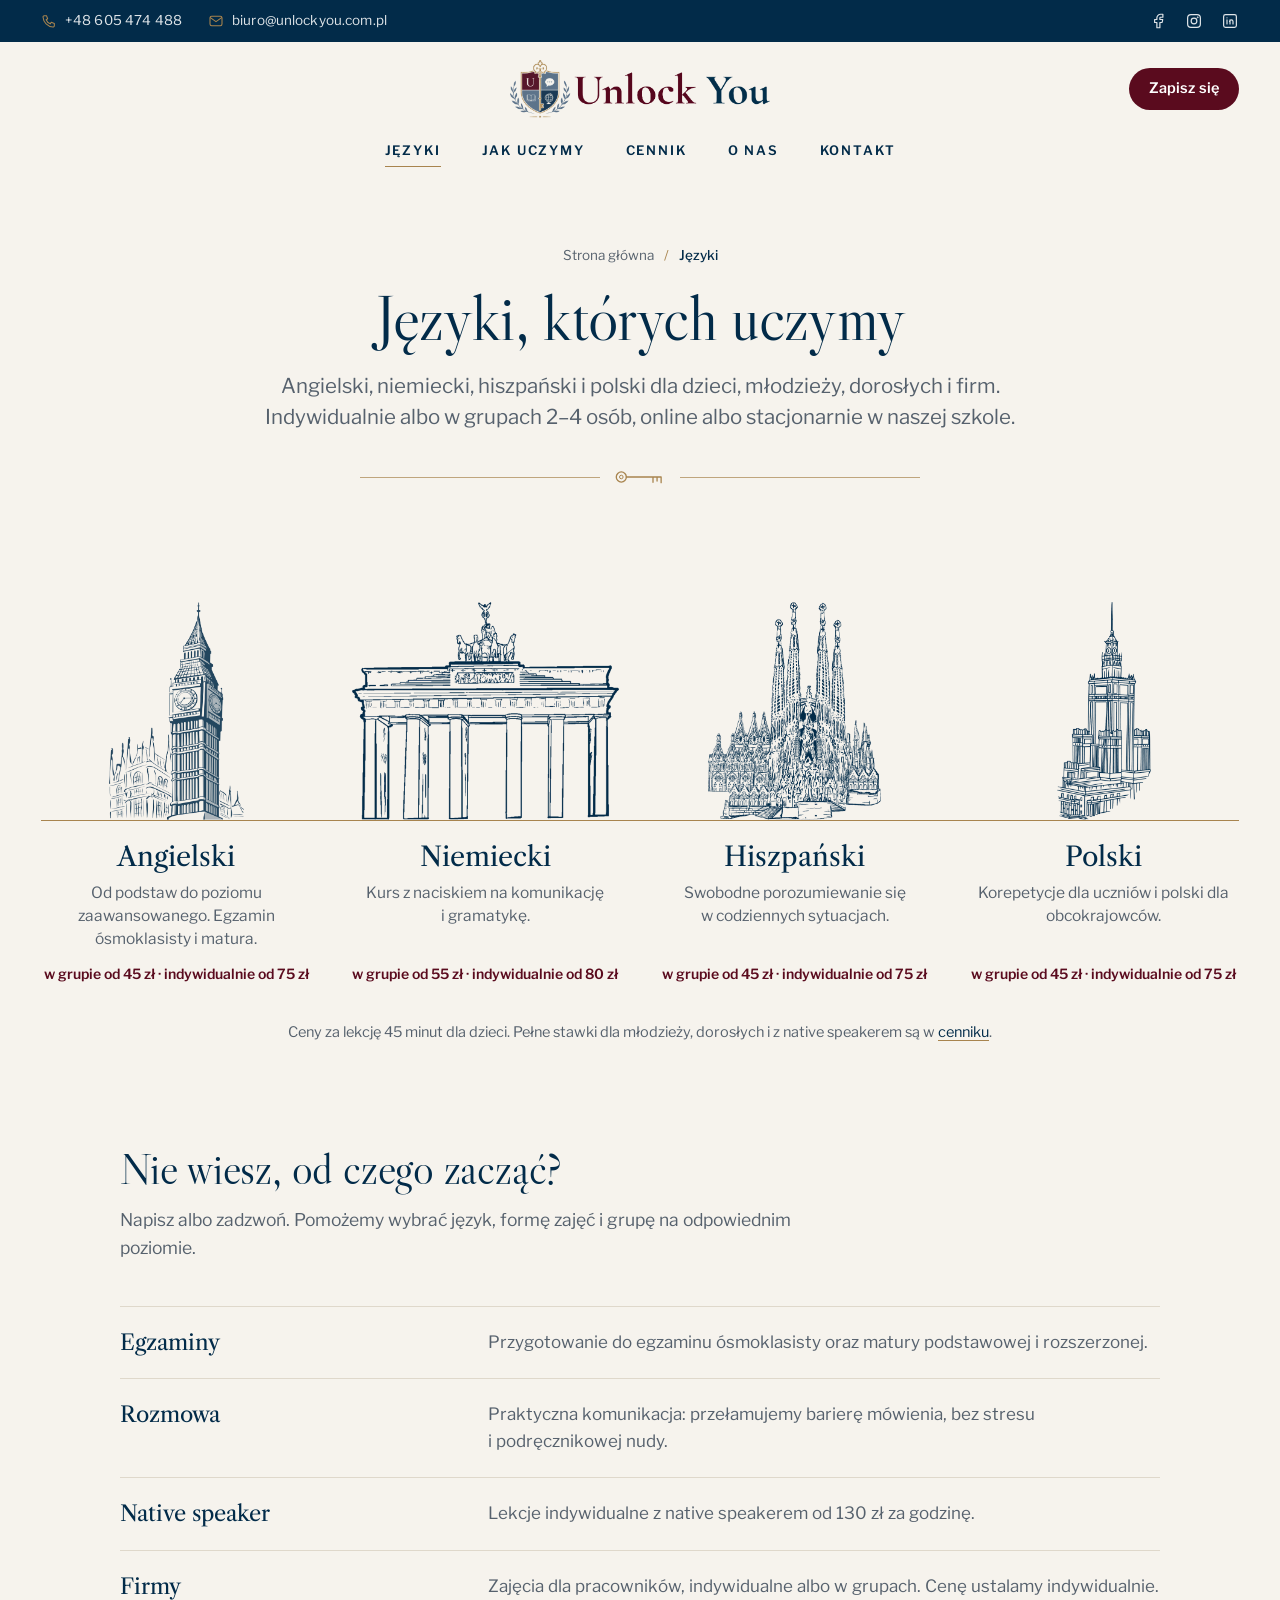
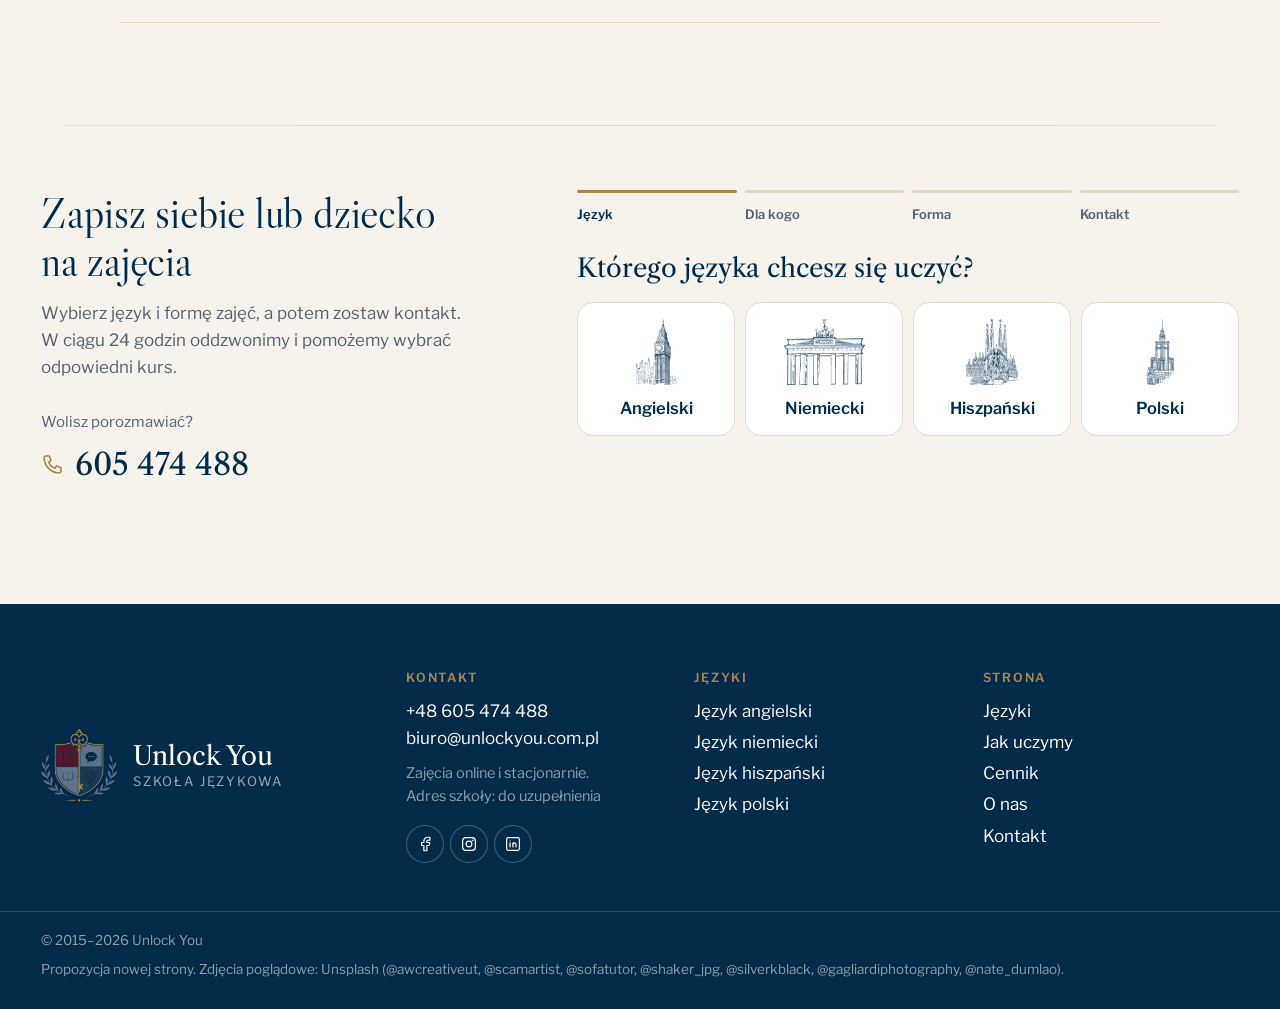
<file: jezyki/index.html>
<!doctype html>
<html lang="pl">
<head>
<meta charset="utf-8">
<meta name="viewport" content="width=device-width, initial-scale=1">
<title>Języki: angielski, niemiecki, hiszpański, polski | Unlock You</title>
<meta name="description" content="Kursy języka angielskiego, niemieckiego, hiszpańskiego i polskiego dla dzieci, młodzieży, dorosłych i firm. Lekcje indywidualne i w grupach 2–4 osób, online lub stacjonarnie.">
<meta name="theme-color" content="#022B49">
<meta name="robots" content="noindex, nofollow">  <!-- propozycja: usunąć przy wdrożeniu na unlockyou.com.pl -->
<script>document.documentElement.classList.add("js")</script>

<link rel="icon" href="../img/ikona-32.png" sizes="32x32">
<link rel="apple-touch-icon" href="../img/ikona-180.png">
<link rel="preconnect" href="https://fonts.googleapis.com">
<link rel="preconnect" href="https://fonts.gstatic.com" crossorigin>
<link href="https://fonts.googleapis.com/css2?family=Libre+Caslon+Display&family=Libre+Caslon+Text:ital,wght@0,400;0,700;1,400&family=Libre+Franklin:wght@400;500;600&display=swap" rel="stylesheet">
<link rel="stylesheet" href="../style.css?v=2026-11-09r">
</head>
<body>

<a class="przeskocz" href="#tresc">Przejdź do treści</a>
<header class="naglowek">
  <div class="pasek-gora">
    <div class="pasek-gora__srodek">
      <div class="pasek-gora__kontakt">
        <a href="tel:+48605474488"><svg class="ikona" viewBox="0 0 24 24" aria-hidden="true" fill="none" stroke="currentColor" stroke-width="1.6" stroke-linecap="round" stroke-linejoin="round"><path d="M5 4h3.2l1.8 4.6-2.3 1.5a11 11 0 0 0 6.2 6.2l1.5-2.3L20 15.8V19a2 2 0 0 1-2.1 2A16 16 0 0 1 3 6.1 2 2 0 0 1 5 4z"/></svg><span>+48&nbsp;605&nbsp;474&nbsp;488</span></a>
        <a href="mailto:biuro@unlockyou.com.pl" aria-label="E-mail: biuro@unlockyou.com.pl"><svg class="ikona" viewBox="0 0 24 24" aria-hidden="true" fill="none" stroke="currentColor" stroke-width="1.6" stroke-linecap="round" stroke-linejoin="round"><rect x="3" y="5" width="18" height="14" rx="2.5"/><path d="m3.5 7 8.5 6 8.5-6"/></svg><span class="pasek-gora__mail">biuro@unlockyou.com.pl</span></a>
      </div>
      <div class="pasek-gora__social"><a href="https://www.facebook.com/profile.php?id=61592182378646" rel="noopener" aria-label="Facebook"><svg class="ikona" viewBox="0 0 24 24" aria-hidden="true" fill="none" stroke="currentColor" stroke-width="1.6" stroke-linecap="round" stroke-linejoin="round"><path d="M7.5 10v4h3v7h4v-7h3l.8-4h-3.8V8a1 1 0 0 1 1-1h3V3h-3a5 5 0 0 0-5 5v2z"/></svg></a><a href="https://www.instagram.com/unlockyou/" rel="noopener" aria-label="Instagram"><svg class="ikona" viewBox="0 0 24 24" aria-hidden="true" fill="none" stroke="currentColor" stroke-width="1.6" stroke-linecap="round" stroke-linejoin="round"><rect x="3.5" y="3.5" width="17" height="17" rx="4.5"/><circle cx="12" cy="12" r="3.8"/><circle cx="16.9" cy="7.1" r=".4" fill="currentColor"/></svg></a><a href="#" rel="noopener" aria-label="LinkedIn"><svg class="ikona" viewBox="0 0 24 24" aria-hidden="true" fill="none" stroke="currentColor" stroke-width="1.6" stroke-linecap="round" stroke-linejoin="round"><rect x="3.5" y="3.5" width="17" height="17" rx="2.5"/><path d="M8 10.5V16M8 7.8v.01M12 16v-5.5M16 16v-3.2a2.3 2.3 0 0 0-4.6 0"/></svg></a></div>
    </div>
  </div>
  <div class="naglowek__rzad">
    <span class="naglowek__lewa"></span>
    <a class="naglowek__logo" href="../" aria-label="Unlock You – strona główna">
      <img src="../img/logo.webp" alt="Unlock You" width="843" height="188">
    </a>
    <div class="naglowek__prawa">
      <a class="przycisk przycisk--maly" href="../kontakt/#zapisy">Zapisz się</a>
      <button class="naglowek__burger" type="button" aria-expanded="false" aria-controls="menu">
        <span></span><span></span><span class="tylko-czytnik">Menu</span>
      </button>
    </div>
  </div>
  <nav class="menu" id="menu" aria-label="Menu główne">
    <div class="menu__linki">
      <a href="../jezyki/" aria-current="page">Języki</a>
      <a href="../nauka/">Jak uczymy</a>
      <a href="../cennik/">Cennik</a>
      <a href="../o-nas/">O&nbsp;nas</a>
      <a href="../kontakt/">Kontakt</a>
    </div>
    <div class="menu__kontakt">
      <a href="tel:+48605474488">+48&nbsp;605&nbsp;474&nbsp;488</a>
      <a href="mailto:biuro@unlockyou.com.pl">biuro@unlockyou.com.pl</a>
      <a class="przycisk" href="../kontakt/#zapisy">Zapisz się na zajęcia</a>
    </div>
  </nav>
</header>
<main id="tresc">
<!-- JĘZYKI: przegląd czterech języków (panorama z rysunkami) -->
<section class="podstrona-glowa">
  <nav class="okruszki" aria-label="Jesteś tutaj"><a href="../">Strona główna</a><span aria-hidden="true">/</span><span aria-current="page">Języki</span></nav>
  <h1>Języki, których uczymy</h1>
  <p class="wstep">Angielski, niemiecki, hiszpański i&nbsp;polski dla dzieci, młodzieży, dorosłych i&nbsp;firm. Indywidualnie albo w&nbsp;grupach 2–⁠4&nbsp;osób, online albo stacjonarnie w&nbsp;naszej szkole.</p>
  <div class="ornament" aria-hidden="true"><span></span><svg class="ornament__klucz" viewBox="0 0 64 24" aria-hidden="true"><circle cx="9" cy="12" r="6.2" fill="none" stroke="currentColor" stroke-width="1.6"/><circle cx="9" cy="12" r="2.2" fill="none" stroke="currentColor" stroke-width="1.2"/><path d="M15.2 12H58M48 12v6.5M53 12v5M58 12v7" fill="none" stroke="currentColor" stroke-width="1.6" stroke-linecap="round"/></svg><span></span></div>
</section>

<section class="jezyki jezyki--podstrona" aria-label="Wybierz język">
  <div class="panorama">
    <a class="panorama__jezyk" href="../jezyki/angielski/">
      <span class="panorama__rysunek"><img src="../img/rysunek-angielski.webp" alt="" width="445" height="720" loading="lazy"></span>
      <span class="panorama__nazwa">Angielski</span>
      <span class="panorama__opis">Od podstaw do poziomu zaawansowanego. Egzamin ósmoklasisty i&nbsp;matura.</span>
      <span class="panorama__cena"><span>w&nbsp;grupie od 45&nbsp;zł</span><span>indywidualnie od 75&nbsp;zł</span></span>
    </a>
    <a class="panorama__jezyk" href="../jezyki/niemiecki/">
      <span class="panorama__rysunek"><img src="../img/rysunek-niemiecki.webp" alt="" width="884" height="720" loading="lazy"></span>
      <span class="panorama__nazwa">Niemiecki</span>
      <span class="panorama__opis">Kurs z&nbsp;naciskiem na komunikację i&nbsp;gramatykę.</span>
      <span class="panorama__cena"><span>w&nbsp;grupie od 55&nbsp;zł</span><span>indywidualnie od 80&nbsp;zł</span></span>
    </a>
    <a class="panorama__jezyk" href="../jezyki/hiszpanski/">
      <span class="panorama__rysunek"><img src="../img/rysunek-hiszpanski.webp" alt="" width="573" height="720" loading="lazy"></span>
      <span class="panorama__nazwa">Hiszpański</span>
      <span class="panorama__opis">Swobodne porozumiewanie się w&nbsp;codziennych sytuacjach.</span>
      <span class="panorama__cena"><span>w&nbsp;grupie od 45&nbsp;zł</span><span>indywidualnie od 75&nbsp;zł</span></span>
    </a>
    <a class="panorama__jezyk" href="../jezyki/polski/">
      <span class="panorama__rysunek"><img src="../img/rysunek-polski.webp" alt="" width="311" height="720" loading="lazy"></span>
      <span class="panorama__nazwa">Polski</span>
      <span class="panorama__opis">Korepetycje dla uczniów i&nbsp;polski dla obcokrajowców.</span>
      <span class="panorama__cena"><span>w&nbsp;grupie od 45&nbsp;zł</span><span>indywidualnie od 75&nbsp;zł</span></span>
    </a>
  </div>
  <p class="jezyki__dopisek">Ceny za lekcję 45&nbsp;minut dla dzieci. Pełne stawki dla młodzieży, dorosłych i&nbsp;z&nbsp;native speakerem są w <a href="../cennik/">cenniku</a>.</p>
</section>

<section class="sekcja sekcja--waska" aria-labelledby="wybor-tytul">
  <div class="sekcja__glowa">
    <h2 id="wybor-tytul">Nie wiesz, od czego zacząć?</h2>
    <p>Napisz albo zadzwoń. Pomożemy wybrać język, formę zajęć i&nbsp;grupę na odpowiednim poziomie.</p>
  </div>
  <dl class="rzedy">
    <div><dt>Egzaminy</dt><dd>Przygotowanie do egzaminu ósmoklasisty oraz matury podstawowej i&nbsp;rozszerzonej.</dd></div>
    <div><dt>Rozmowa</dt><dd>Praktyczna komunikacja: przełamujemy barierę mówienia, bez stresu i&nbsp;podręcznikowej nudy.</dd></div>
    <div><dt>Native speaker</dt><dd>Lekcje indywidualne z&nbsp;native speakerem od 130&nbsp;zł za godzinę.</dd></div>
    <div><dt>Firmy</dt><dd>Zajęcia dla pracowników, indywidualne albo w&nbsp;grupach. Cenę ustalamy indywidualnie.</dd></div>
  </dl>
</section>

<section class="zapisy" id="zapisy" aria-labelledby="zapisy-tytul">
  <div class="zapisy__srodek pojaw-blok">
    <div class="zapisy__tekst">
      <h2 id="zapisy-tytul">Zapisz siebie lub dziecko na&nbsp;zajęcia</h2>
      <p>Wybierz język i&nbsp;formę zajęć, a&nbsp;potem zostaw kontakt. W&nbsp;ciągu 24&nbsp;godzin oddzwonimy i&nbsp;pomożemy wybrać odpowiedni kurs.</p>
      <p class="zapisy__tel">Wolisz porozmawiać?<br><a href="tel:+48605474488"><svg class="ikona" viewBox="0 0 24 24" aria-hidden="true" fill="none" stroke="currentColor" stroke-width="1.6" stroke-linecap="round" stroke-linejoin="round"><path d="M5 4h3.2l1.8 4.6-2.3 1.5a11 11 0 0 0 6.2 6.2l1.5-2.3L20 15.8V19a2 2 0 0 1-2.1 2A16 16 0 0 1 3 6.1 2 2 0 0 1 5 4z"/></svg>605&nbsp;474&nbsp;488</a></p>
    </div>
    <form class="kroki-zapisu" action="#" method="post" novalidate data-jezyk="" data-cennik="../cennik/">
      <ol class="kroki-zapisu__pasek" aria-hidden="true"><li>Język</li><li>Dla kogo</li><li>Forma</li><li>Kontakt</li></ol>
      <fieldset class="krok" data-krok="1">
        <legend>Którego języka chcesz się uczyć?</legend>
        <div class="opcje opcje--4">
          <label class="opcja opcja--jezyk"><input type="radio" name="jezyk" value="angielski"><span><img src="../img/rysunek-angielski.webp" alt="" width="445" height="720" loading="lazy"><strong>Angielski</strong></span></label>
          <label class="opcja opcja--jezyk"><input type="radio" name="jezyk" value="niemiecki"><span><img src="../img/rysunek-niemiecki.webp" alt="" width="884" height="720" loading="lazy"><strong>Niemiecki</strong></span></label>
          <label class="opcja opcja--jezyk"><input type="radio" name="jezyk" value="hiszpanski"><span><img src="../img/rysunek-hiszpanski.webp" alt="" width="573" height="720" loading="lazy"><strong>Hiszpański</strong></span></label>
          <label class="opcja opcja--jezyk"><input type="radio" name="jezyk" value="polski"><span><img src="../img/rysunek-polski.webp" alt="" width="311" height="720" loading="lazy"><strong>Polski</strong></span></label>
        </div>
      </fieldset>
      <fieldset class="krok" data-krok="2">
        <legend>Dla kogo są zajęcia?</legend>
        <div class="opcje opcje--2">
          <label class="opcja"><input type="radio" name="kto" value="dziecko"><span><strong>Dziecko</strong><small>do 8. klasy, ósmoklasista</small></span></label>
          <label class="opcja"><input type="radio" name="kto" value="mlodziez"><span><strong>Młodzież</strong><small>do matury</small></span></label>
          <label class="opcja"><input type="radio" name="kto" value="dorosly"><span><strong>Dorosły</strong><small>praca, wyjazd, rozmowa</small></span></label>
          <label class="opcja"><input type="radio" name="kto" value="firma"><span><strong>Firma</strong><small>zajęcia dla pracowników</small></span></label>
        </div>
      </fieldset>
      <fieldset class="krok" data-krok="3">
        <legend>Jak chcesz się uczyć?</legend>
        <div class="opcje opcje--2">
          <label class="opcja"><input type="radio" name="forma" value="indywidualnie"><span><strong>Indywidualnie</strong><small>jeden na jeden z&nbsp;lektorem</small></span></label>
          <label class="opcja"><input type="radio" name="forma" value="grupa"><span><strong>W&nbsp;grupie</strong><small>2–⁠4&nbsp;osoby na podobnym poziomie</small></span></label>
        </div>
        <p class="krok__pytanie">Gdzie?</p>
        <div class="opcje opcje--3">
          <label class="opcja opcja--mala"><input type="radio" name="miejsce" value="online"><span><strong>Online</strong></span></label>
          <label class="opcja opcja--mala"><input type="radio" name="miejsce" value="stacjonarnie"><span><strong>W&nbsp;szkole</strong></span></label>
          <label class="opcja opcja--mala"><input type="radio" name="miejsce" value="obojetnie"><span><strong>Obojętnie</strong></span></label>
        </div>
      </fieldset>
      <fieldset class="krok" data-krok="4">
        <legend>Zostaw kontakt, oddzwonimy w&nbsp;ciągu 24&nbsp;godzin</legend>
        <div class="krok__podsumowanie" aria-live="polite"></div>
        <div class="formularz">
          <div class="formularz__pole"><label for="f-imie">Imię</label><input id="f-imie" name="imie" autocomplete="given-name" required></div>
          <div class="formularz__pole"><label for="f-tel">Numer telefonu</label><input id="f-tel" name="telefon" type="tel" autocomplete="tel" inputmode="tel" required></div>
          <div class="formularz__pole formularz__pole--pelne"><label for="f-email">Adres e-mail <span>(opcjonalnie)</span></label><input id="f-email" name="email" type="email" autocomplete="email"></div>
          <div class="formularz__pole formularz__pole--pelne"><label for="f-wiadomosc">Coś jeszcze? <span>(opcjonalnie)</span></label><textarea id="f-wiadomosc" name="wiadomosc" rows="3" placeholder="Np. wiek dziecka, poziom, pasujące dni i godziny"></textarea></div>
          <p class="formularz__blad" role="alert" hidden></p>
          <div class="formularz__wyslij">
            <button class="przycisk" type="submit">Wyślij zgłoszenie</button>
            <p class="formularz__zgoda">Wysyłając zgłoszenie, zgadzasz się na kontakt w&nbsp;sprawie zajęć.</p>
          </div>
        </div>
      </fieldset>
      <div class="krok krok--gotowe" data-krok="5" role="status" hidden>
        <p class="krok__gotowe-tytul">Dziękujemy<span class="krok__imie"></span>!</p>
        <p>Oddzwonimy w&nbsp;ciągu 24&nbsp;godzin i&nbsp;pomożemy wybrać grupę oraz termin.</p>
        <div class="krok__podsumowanie"></div>
        <p class="formularz__podglad">To podgląd nowej strony: w&nbsp;tej wersji zgłoszenie nie jest jeszcze wysyłane.</p>
        <button type="button" class="link krok__od-nowa">Zapisz kolejną osobę</button>
      </div>
      <button type="button" class="krok__wstecz" hidden>← Wstecz</button>
    </form>
  </div>
</section>

</main>
<footer class="stopka">
  <div class="stopka__srodek">
    <div class="stopka__herb">
      <img src="../img/herb.png" alt="" width="512" height="494" loading="lazy">
      <p class="stopka__nazwa">Unlock You<span>Szkoła językowa</span></p>
    </div>
    <div class="stopka__kol">
      <p class="stopka__et">Kontakt</p>
      <p><a href="tel:+48605474488">+48&nbsp;605&nbsp;474&nbsp;488</a><br><a href="mailto:biuro@unlockyou.com.pl">biuro@unlockyou.com.pl</a></p>
      <p class="stopka__adres">Zajęcia online i&nbsp;stacjonarnie.<br>Adres szkoły: do uzupełnienia</p>
      <div class="stopka__social"><a href="https://www.facebook.com/profile.php?id=61592182378646" rel="noopener" aria-label="Facebook"><svg class="ikona" viewBox="0 0 24 24" aria-hidden="true" fill="none" stroke="currentColor" stroke-width="1.6" stroke-linecap="round" stroke-linejoin="round"><path d="M7.5 10v4h3v7h4v-7h3l.8-4h-3.8V8a1 1 0 0 1 1-1h3V3h-3a5 5 0 0 0-5 5v2z"/></svg></a><a href="https://www.instagram.com/unlockyou/" rel="noopener" aria-label="Instagram"><svg class="ikona" viewBox="0 0 24 24" aria-hidden="true" fill="none" stroke="currentColor" stroke-width="1.6" stroke-linecap="round" stroke-linejoin="round"><rect x="3.5" y="3.5" width="17" height="17" rx="4.5"/><circle cx="12" cy="12" r="3.8"/><circle cx="16.9" cy="7.1" r=".4" fill="currentColor"/></svg></a><a href="#" rel="noopener" aria-label="LinkedIn"><svg class="ikona" viewBox="0 0 24 24" aria-hidden="true" fill="none" stroke="currentColor" stroke-width="1.6" stroke-linecap="round" stroke-linejoin="round"><rect x="3.5" y="3.5" width="17" height="17" rx="2.5"/><path d="M8 10.5V16M8 7.8v.01M12 16v-5.5M16 16v-3.2a2.3 2.3 0 0 0-4.6 0"/></svg></a></div>
    </div>
    <div class="stopka__kol">
      <p class="stopka__et">Języki</p>
      <ul>
        <li><a href="../jezyki/angielski/">Język angielski</a></li>
        <li><a href="../jezyki/niemiecki/">Język niemiecki</a></li>
        <li><a href="../jezyki/hiszpanski/">Język hiszpański</a></li>
        <li><a href="../jezyki/polski/">Język polski</a></li>
      </ul>
    </div>
    <div class="stopka__kol">
      <p class="stopka__et">Strona</p>
      <ul>
        <li><a href="../jezyki/">Języki</a></li>
        <li><a href="../nauka/">Jak uczymy</a></li>
        <li><a href="../cennik/">Cennik</a></li>
        <li><a href="../o-nas/">O&nbsp;nas</a></li>
        <li><a href="../kontakt/">Kontakt</a></li>
      </ul>
    </div>
  </div>
  <div class="stopka__dol">
    <p>© 2015–⁠2026 Unlock You</p>
    <p>Propozycja nowej strony. Zdjęcia poglądowe: Unsplash (@awcreativeut, @scamartist, @sofatutor, @shaker_jpg, @silverkblack, @gagliardiphotography, @nate_dumlao).</p>
  </div>
</footer>
<script src="../vendor/lenis.min.js?v=1.1.18" defer></script>
<script src="../script.js?v=2026-11-09r" defer></script>
</body>
</html>
</file>
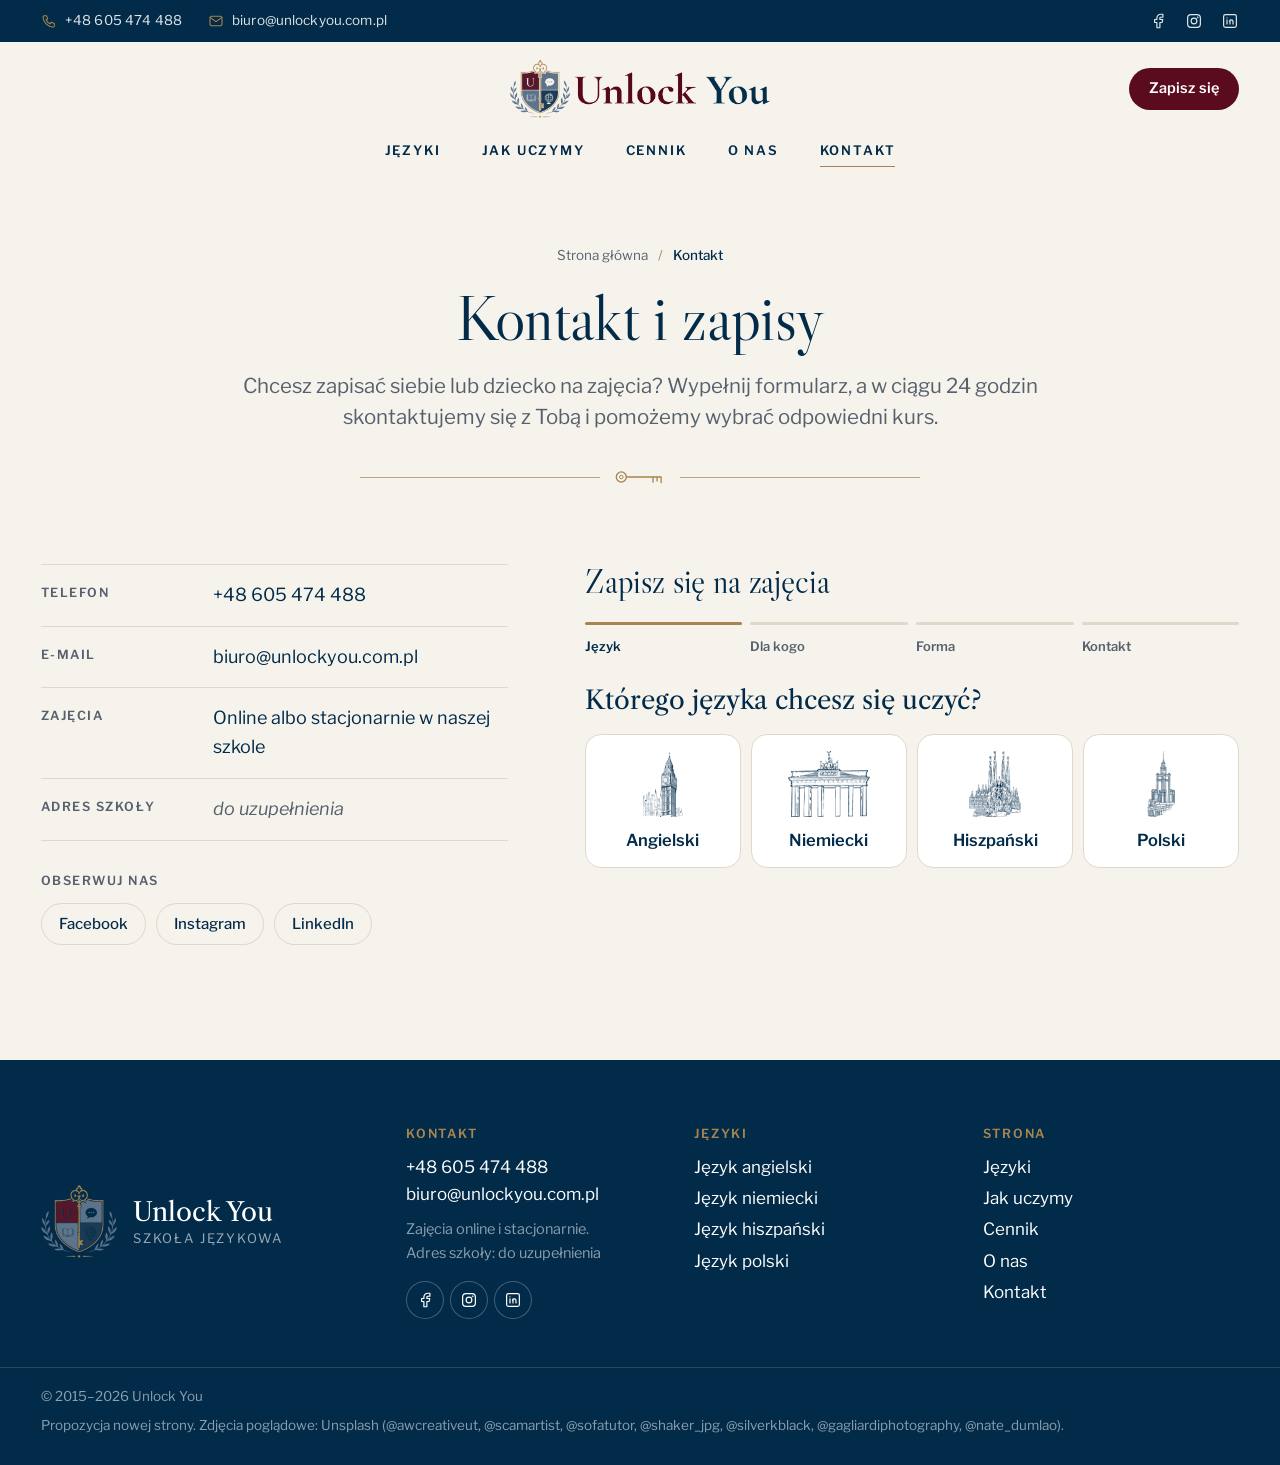
<file: kontakt/index.html>
<!doctype html>
<html lang="pl">
<head>
<meta charset="utf-8">
<meta name="viewport" content="width=device-width, initial-scale=1">
<title>Kontakt i&nbsp;zapisy | Szkoła językowa Unlock You</title>
<meta name="description" content="Zapisz siebie lub dziecko na zajęcia: zadzwoń pod 605 474 488 albo wypełnij formularz, odezwiemy się w ciągu 24 godzin.">
<meta name="theme-color" content="#022B49">
<meta name="robots" content="noindex, nofollow">  <!-- propozycja: usunąć przy wdrożeniu na unlockyou.com.pl -->
<script>document.documentElement.classList.add("js")</script>

<link rel="icon" href="../img/ikona-32.png" sizes="32x32">
<link rel="apple-touch-icon" href="../img/ikona-180.png">
<link rel="preconnect" href="https://fonts.googleapis.com">
<link rel="preconnect" href="https://fonts.gstatic.com" crossorigin>
<link href="https://fonts.googleapis.com/css2?family=Libre+Caslon+Display&family=Libre+Caslon+Text:ital,wght@0,400;0,700;1,400&family=Libre+Franklin:wght@400;500;600&display=swap" rel="stylesheet">
<link rel="stylesheet" href="../style.css?v=2026-11-09r">
</head>
<body>

<a class="przeskocz" href="#tresc">Przejdź do treści</a>
<header class="naglowek">
  <div class="pasek-gora">
    <div class="pasek-gora__srodek">
      <div class="pasek-gora__kontakt">
        <a href="tel:+48605474488"><svg class="ikona" viewBox="0 0 24 24" aria-hidden="true" fill="none" stroke="currentColor" stroke-width="1.6" stroke-linecap="round" stroke-linejoin="round"><path d="M5 4h3.2l1.8 4.6-2.3 1.5a11 11 0 0 0 6.2 6.2l1.5-2.3L20 15.8V19a2 2 0 0 1-2.1 2A16 16 0 0 1 3 6.1 2 2 0 0 1 5 4z"/></svg><span>+48&nbsp;605&nbsp;474&nbsp;488</span></a>
        <a href="mailto:biuro@unlockyou.com.pl" aria-label="E-mail: biuro@unlockyou.com.pl"><svg class="ikona" viewBox="0 0 24 24" aria-hidden="true" fill="none" stroke="currentColor" stroke-width="1.6" stroke-linecap="round" stroke-linejoin="round"><rect x="3" y="5" width="18" height="14" rx="2.5"/><path d="m3.5 7 8.5 6 8.5-6"/></svg><span class="pasek-gora__mail">biuro@unlockyou.com.pl</span></a>
      </div>
      <div class="pasek-gora__social"><a href="https://www.facebook.com/profile.php?id=61592182378646" rel="noopener" aria-label="Facebook"><svg class="ikona" viewBox="0 0 24 24" aria-hidden="true" fill="none" stroke="currentColor" stroke-width="1.6" stroke-linecap="round" stroke-linejoin="round"><path d="M7.5 10v4h3v7h4v-7h3l.8-4h-3.8V8a1 1 0 0 1 1-1h3V3h-3a5 5 0 0 0-5 5v2z"/></svg></a><a href="https://www.instagram.com/unlockyou/" rel="noopener" aria-label="Instagram"><svg class="ikona" viewBox="0 0 24 24" aria-hidden="true" fill="none" stroke="currentColor" stroke-width="1.6" stroke-linecap="round" stroke-linejoin="round"><rect x="3.5" y="3.5" width="17" height="17" rx="4.5"/><circle cx="12" cy="12" r="3.8"/><circle cx="16.9" cy="7.1" r=".4" fill="currentColor"/></svg></a><a href="#" rel="noopener" aria-label="LinkedIn"><svg class="ikona" viewBox="0 0 24 24" aria-hidden="true" fill="none" stroke="currentColor" stroke-width="1.6" stroke-linecap="round" stroke-linejoin="round"><rect x="3.5" y="3.5" width="17" height="17" rx="2.5"/><path d="M8 10.5V16M8 7.8v.01M12 16v-5.5M16 16v-3.2a2.3 2.3 0 0 0-4.6 0"/></svg></a></div>
    </div>
  </div>
  <div class="naglowek__rzad">
    <span class="naglowek__lewa"></span>
    <a class="naglowek__logo" href="../" aria-label="Unlock You – strona główna">
      <img src="../img/logo.webp" alt="Unlock You" width="843" height="188">
    </a>
    <div class="naglowek__prawa">
      <a class="przycisk przycisk--maly" href="../kontakt/#zapisy">Zapisz się</a>
      <button class="naglowek__burger" type="button" aria-expanded="false" aria-controls="menu">
        <span></span><span></span><span class="tylko-czytnik">Menu</span>
      </button>
    </div>
  </div>
  <nav class="menu" id="menu" aria-label="Menu główne">
    <div class="menu__linki">
      <a href="../jezyki/">Języki</a>
      <a href="../nauka/">Jak uczymy</a>
      <a href="../cennik/">Cennik</a>
      <a href="../o-nas/">O&nbsp;nas</a>
      <a href="../kontakt/" aria-current="page">Kontakt</a>
    </div>
    <div class="menu__kontakt">
      <a href="tel:+48605474488">+48&nbsp;605&nbsp;474&nbsp;488</a>
      <a href="mailto:biuro@unlockyou.com.pl">biuro@unlockyou.com.pl</a>
      <a class="przycisk" href="../kontakt/#zapisy">Zapisz się na zajęcia</a>
    </div>
  </nav>
</header>
<main id="tresc">
<!-- KONTAKT: dane + ich formularz (pola jak na obecnej stronie) -->
<section class="podstrona-glowa">
  <nav class="okruszki" aria-label="Jesteś tutaj"><a href="../">Strona główna</a><span aria-hidden="true">/</span><span aria-current="page">Kontakt</span></nav>
  <h1>Kontakt i&nbsp;zapisy</h1>
  <p class="wstep">Chcesz zapisać siebie lub dziecko na zajęcia? Wypełnij formularz, a&nbsp;w&nbsp;ciągu 24&nbsp;godzin skontaktujemy się z&nbsp;Tobą i&nbsp;pomożemy wybrać odpowiedni kurs.</p>
  <div class="ornament" aria-hidden="true"><span></span><svg class="ornament__klucz" viewBox="0 0 64 24" aria-hidden="true"><circle cx="9" cy="12" r="6.2" fill="none" stroke="currentColor" stroke-width="1.6"/><circle cx="9" cy="12" r="2.2" fill="none" stroke="currentColor" stroke-width="1.2"/><path d="M15.2 12H58M48 12v6.5M53 12v5M58 12v7" fill="none" stroke="currentColor" stroke-width="1.6" stroke-linecap="round"/></svg><span></span></div>
</section>

<section class="sekcja kontakt" aria-label="Dane kontaktowe i formularz">
  <div class="kontakt__dane">
    <dl class="rzedy rzedy--waskie">
      <div><dt>Telefon</dt><dd><a href="tel:+48605474488">+48&nbsp;605&nbsp;474&nbsp;488</a></dd></div>
      <div><dt>E-mail</dt><dd><a href="mailto:biuro@unlockyou.com.pl">biuro@unlockyou.com.pl</a></dd></div>
      <div><dt>Zajęcia</dt><dd>Online albo stacjonarnie w&nbsp;naszej szkole</dd></div>
      <div><dt>Adres szkoły</dt><dd class="do-uzupelnienia">do uzupełnienia</dd></div>
    </dl>
    <p class="kontakt__social-tytul">Obserwuj nas</p>
    <div class="kontakt__social">
      <a href="https://www.facebook.com/profile.php?id=61592182378646" rel="noopener">Facebook</a>
      <a href="https://www.instagram.com/unlockyou/" rel="noopener">Instagram</a>
      <a href="#" rel="noopener">LinkedIn</a>
    </div>
  </div>
  <div class="kontakt__formularz" id="zapisy">
    <h2>Zapisz się na zajęcia</h2>
    <form class="kroki-zapisu" action="#" method="post" novalidate data-jezyk="" data-cennik="../cennik/">
      <ol class="kroki-zapisu__pasek" aria-hidden="true"><li>Język</li><li>Dla kogo</li><li>Forma</li><li>Kontakt</li></ol>
      <fieldset class="krok" data-krok="1">
        <legend>Którego języka chcesz się uczyć?</legend>
        <div class="opcje opcje--4">
          <label class="opcja opcja--jezyk"><input type="radio" name="jezyk" value="angielski"><span><img src="../img/rysunek-angielski.webp" alt="" width="445" height="720" loading="lazy"><strong>Angielski</strong></span></label>
          <label class="opcja opcja--jezyk"><input type="radio" name="jezyk" value="niemiecki"><span><img src="../img/rysunek-niemiecki.webp" alt="" width="884" height="720" loading="lazy"><strong>Niemiecki</strong></span></label>
          <label class="opcja opcja--jezyk"><input type="radio" name="jezyk" value="hiszpanski"><span><img src="../img/rysunek-hiszpanski.webp" alt="" width="573" height="720" loading="lazy"><strong>Hiszpański</strong></span></label>
          <label class="opcja opcja--jezyk"><input type="radio" name="jezyk" value="polski"><span><img src="../img/rysunek-polski.webp" alt="" width="311" height="720" loading="lazy"><strong>Polski</strong></span></label>
        </div>
      </fieldset>
      <fieldset class="krok" data-krok="2">
        <legend>Dla kogo są zajęcia?</legend>
        <div class="opcje opcje--2">
          <label class="opcja"><input type="radio" name="kto" value="dziecko"><span><strong>Dziecko</strong><small>do 8. klasy, ósmoklasista</small></span></label>
          <label class="opcja"><input type="radio" name="kto" value="mlodziez"><span><strong>Młodzież</strong><small>do matury</small></span></label>
          <label class="opcja"><input type="radio" name="kto" value="dorosly"><span><strong>Dorosły</strong><small>praca, wyjazd, rozmowa</small></span></label>
          <label class="opcja"><input type="radio" name="kto" value="firma"><span><strong>Firma</strong><small>zajęcia dla pracowników</small></span></label>
        </div>
      </fieldset>
      <fieldset class="krok" data-krok="3">
        <legend>Jak chcesz się uczyć?</legend>
        <div class="opcje opcje--2">
          <label class="opcja"><input type="radio" name="forma" value="indywidualnie"><span><strong>Indywidualnie</strong><small>jeden na jeden z&nbsp;lektorem</small></span></label>
          <label class="opcja"><input type="radio" name="forma" value="grupa"><span><strong>W&nbsp;grupie</strong><small>2–⁠4&nbsp;osoby na podobnym poziomie</small></span></label>
        </div>
        <p class="krok__pytanie">Gdzie?</p>
        <div class="opcje opcje--3">
          <label class="opcja opcja--mala"><input type="radio" name="miejsce" value="online"><span><strong>Online</strong></span></label>
          <label class="opcja opcja--mala"><input type="radio" name="miejsce" value="stacjonarnie"><span><strong>W&nbsp;szkole</strong></span></label>
          <label class="opcja opcja--mala"><input type="radio" name="miejsce" value="obojetnie"><span><strong>Obojętnie</strong></span></label>
        </div>
      </fieldset>
      <fieldset class="krok" data-krok="4">
        <legend>Zostaw kontakt, oddzwonimy w&nbsp;ciągu 24&nbsp;godzin</legend>
        <div class="krok__podsumowanie" aria-live="polite"></div>
        <div class="formularz">
          <div class="formularz__pole"><label for="f-imie">Imię</label><input id="f-imie" name="imie" autocomplete="given-name" required></div>
          <div class="formularz__pole"><label for="f-tel">Numer telefonu</label><input id="f-tel" name="telefon" type="tel" autocomplete="tel" inputmode="tel" required></div>
          <div class="formularz__pole formularz__pole--pelne"><label for="f-email">Adres e-mail <span>(opcjonalnie)</span></label><input id="f-email" name="email" type="email" autocomplete="email"></div>
          <div class="formularz__pole formularz__pole--pelne"><label for="f-wiadomosc">Coś jeszcze? <span>(opcjonalnie)</span></label><textarea id="f-wiadomosc" name="wiadomosc" rows="3" placeholder="Np. wiek dziecka, poziom, pasujące dni i godziny"></textarea></div>
          <p class="formularz__blad" role="alert" hidden></p>
          <div class="formularz__wyslij">
            <button class="przycisk" type="submit">Wyślij zgłoszenie</button>
            <p class="formularz__zgoda">Wysyłając zgłoszenie, zgadzasz się na kontakt w&nbsp;sprawie zajęć.</p>
          </div>
        </div>
      </fieldset>
      <div class="krok krok--gotowe" data-krok="5" role="status" hidden>
        <p class="krok__gotowe-tytul">Dziękujemy<span class="krok__imie"></span>!</p>
        <p>Oddzwonimy w&nbsp;ciągu 24&nbsp;godzin i&nbsp;pomożemy wybrać grupę oraz termin.</p>
        <div class="krok__podsumowanie"></div>
        <p class="formularz__podglad">To podgląd nowej strony: w&nbsp;tej wersji zgłoszenie nie jest jeszcze wysyłane.</p>
        <button type="button" class="link krok__od-nowa">Zapisz kolejną osobę</button>
      </div>
      <button type="button" class="krok__wstecz" hidden>← Wstecz</button>
    </form>
  </div>
</section>

</main>
<footer class="stopka">
  <div class="stopka__srodek">
    <div class="stopka__herb">
      <img src="../img/herb.png" alt="" width="512" height="494" loading="lazy">
      <p class="stopka__nazwa">Unlock You<span>Szkoła językowa</span></p>
    </div>
    <div class="stopka__kol">
      <p class="stopka__et">Kontakt</p>
      <p><a href="tel:+48605474488">+48&nbsp;605&nbsp;474&nbsp;488</a><br><a href="mailto:biuro@unlockyou.com.pl">biuro@unlockyou.com.pl</a></p>
      <p class="stopka__adres">Zajęcia online i&nbsp;stacjonarnie.<br>Adres szkoły: do uzupełnienia</p>
      <div class="stopka__social"><a href="https://www.facebook.com/profile.php?id=61592182378646" rel="noopener" aria-label="Facebook"><svg class="ikona" viewBox="0 0 24 24" aria-hidden="true" fill="none" stroke="currentColor" stroke-width="1.6" stroke-linecap="round" stroke-linejoin="round"><path d="M7.5 10v4h3v7h4v-7h3l.8-4h-3.8V8a1 1 0 0 1 1-1h3V3h-3a5 5 0 0 0-5 5v2z"/></svg></a><a href="https://www.instagram.com/unlockyou/" rel="noopener" aria-label="Instagram"><svg class="ikona" viewBox="0 0 24 24" aria-hidden="true" fill="none" stroke="currentColor" stroke-width="1.6" stroke-linecap="round" stroke-linejoin="round"><rect x="3.5" y="3.5" width="17" height="17" rx="4.5"/><circle cx="12" cy="12" r="3.8"/><circle cx="16.9" cy="7.1" r=".4" fill="currentColor"/></svg></a><a href="#" rel="noopener" aria-label="LinkedIn"><svg class="ikona" viewBox="0 0 24 24" aria-hidden="true" fill="none" stroke="currentColor" stroke-width="1.6" stroke-linecap="round" stroke-linejoin="round"><rect x="3.5" y="3.5" width="17" height="17" rx="2.5"/><path d="M8 10.5V16M8 7.8v.01M12 16v-5.5M16 16v-3.2a2.3 2.3 0 0 0-4.6 0"/></svg></a></div>
    </div>
    <div class="stopka__kol">
      <p class="stopka__et">Języki</p>
      <ul>
        <li><a href="../jezyki/angielski/">Język angielski</a></li>
        <li><a href="../jezyki/niemiecki/">Język niemiecki</a></li>
        <li><a href="../jezyki/hiszpanski/">Język hiszpański</a></li>
        <li><a href="../jezyki/polski/">Język polski</a></li>
      </ul>
    </div>
    <div class="stopka__kol">
      <p class="stopka__et">Strona</p>
      <ul>
        <li><a href="../jezyki/">Języki</a></li>
        <li><a href="../nauka/">Jak uczymy</a></li>
        <li><a href="../cennik/">Cennik</a></li>
        <li><a href="../o-nas/">O&nbsp;nas</a></li>
        <li><a href="../kontakt/">Kontakt</a></li>
      </ul>
    </div>
  </div>
  <div class="stopka__dol">
    <p>© 2015–⁠2026 Unlock You</p>
    <p>Propozycja nowej strony. Zdjęcia poglądowe: Unsplash (@awcreativeut, @scamartist, @sofatutor, @shaker_jpg, @silverkblack, @gagliardiphotography, @nate_dumlao).</p>
  </div>
</footer>
<script src="../vendor/lenis.min.js?v=1.1.18" defer></script>
<script src="../script.js?v=2026-11-09r" defer></script>
</body>
</html>
</file>
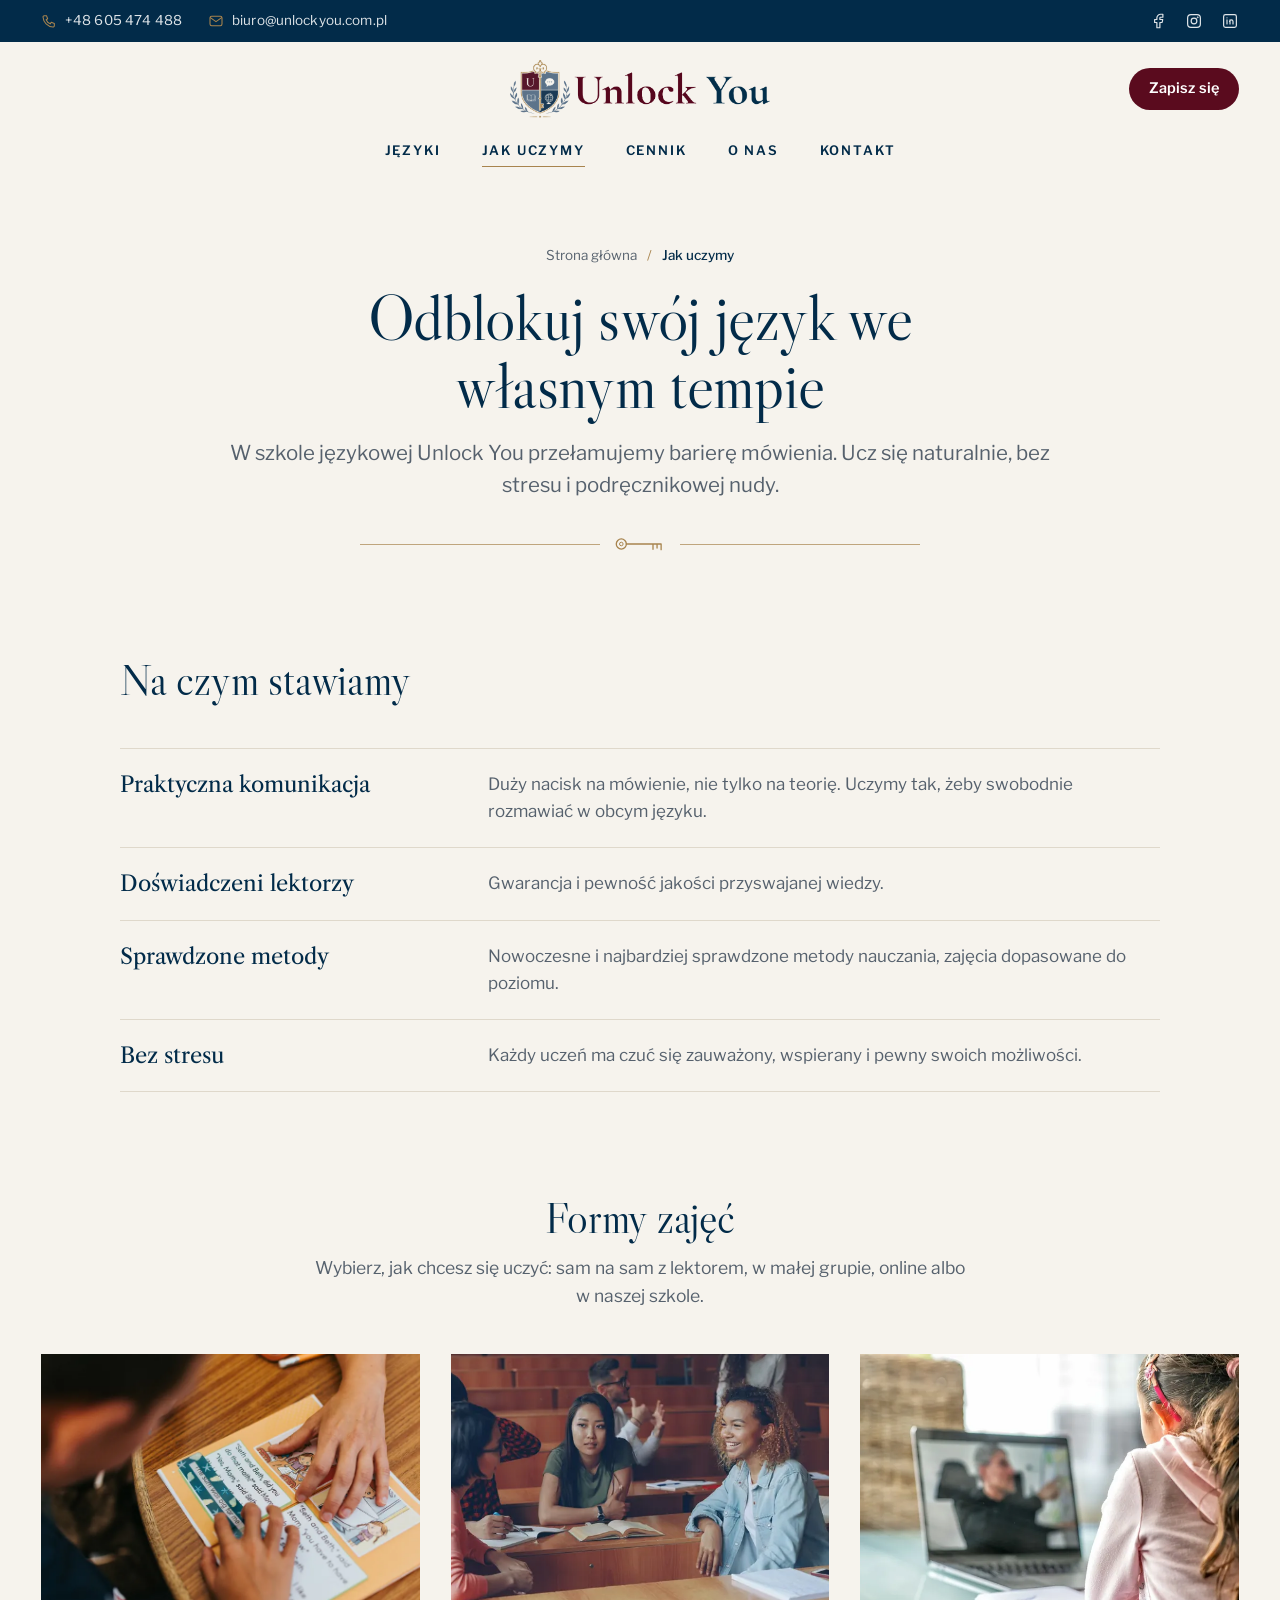
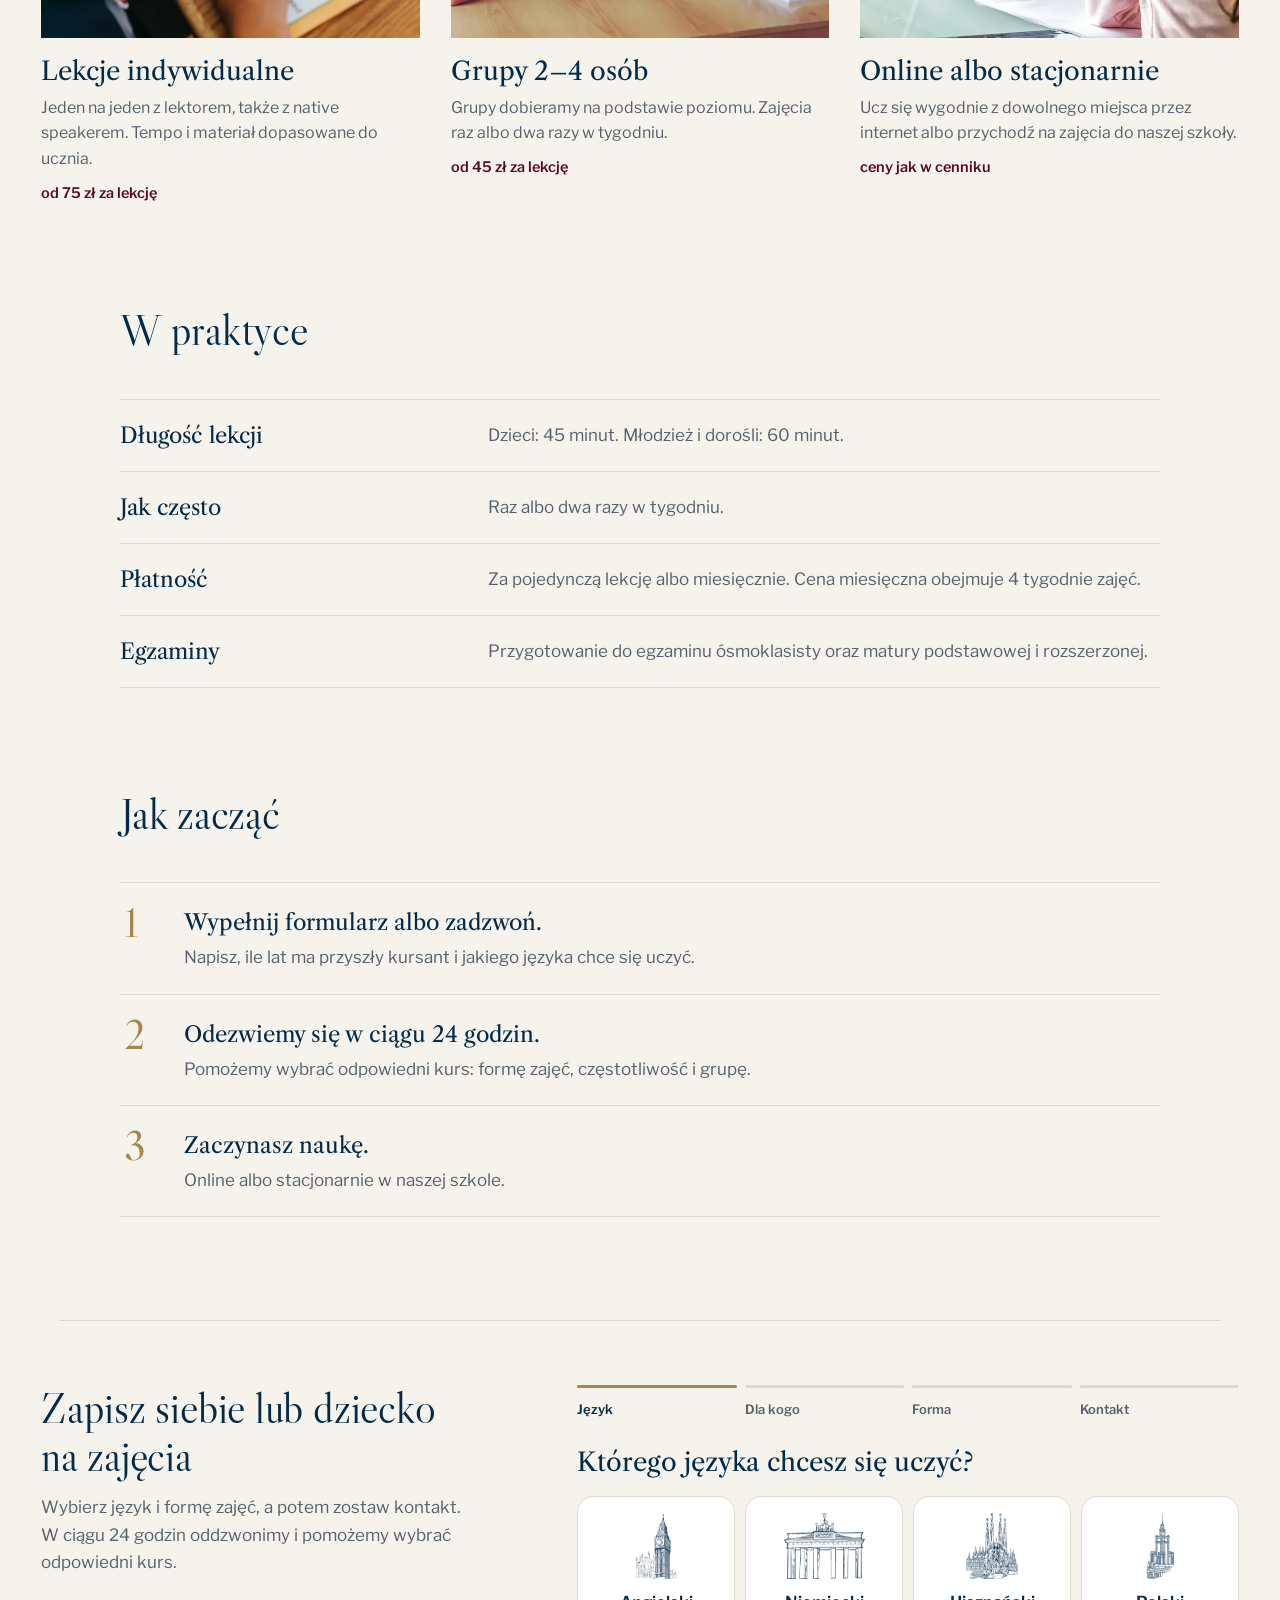
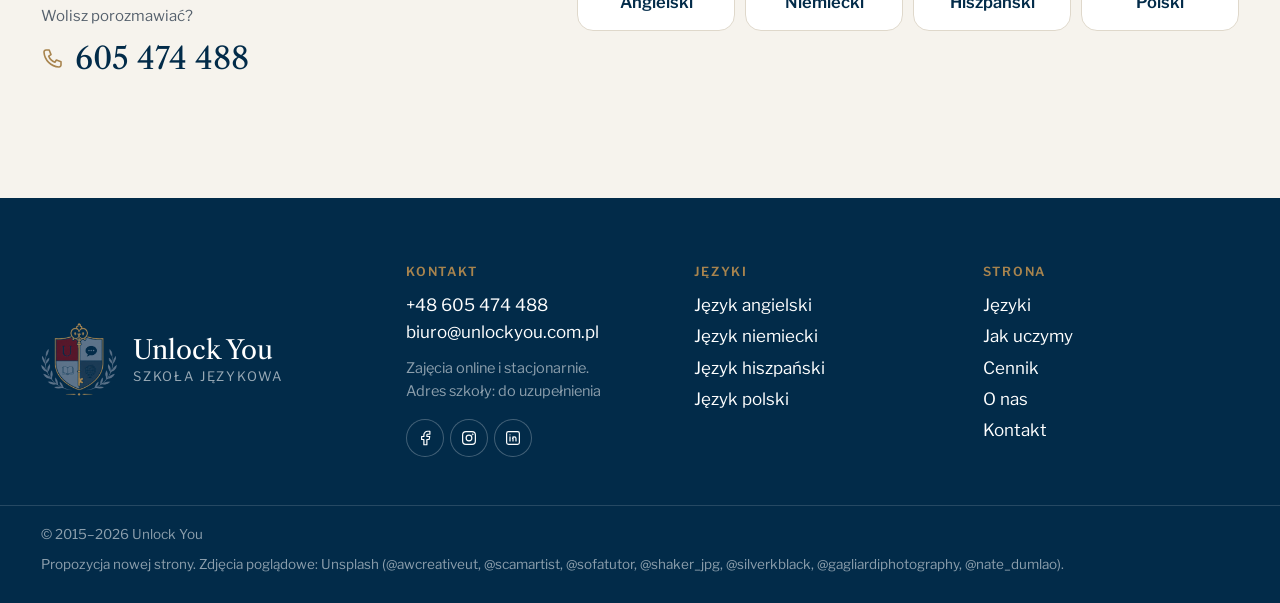
<file: nauka/index.html>
<!doctype html>
<html lang="pl">
<head>
<meta charset="utf-8">
<meta name="viewport" content="width=device-width, initial-scale=1">
<title>Jak uczymy | Szkoła językowa Unlock You</title>
<meta name="description" content="Przełamujemy barierę mówienia: praktyczna komunikacja, doświadczeni lektorzy, lekcje indywidualne i w grupach 2–4 osób, online lub stacjonarnie.">
<meta name="theme-color" content="#022B49">
<meta name="robots" content="noindex, nofollow">  <!-- propozycja: usunąć przy wdrożeniu na unlockyou.com.pl -->
<script>document.documentElement.classList.add("js")</script>

<link rel="icon" href="../img/ikona-32.png" sizes="32x32">
<link rel="apple-touch-icon" href="../img/ikona-180.png">
<link rel="preconnect" href="https://fonts.googleapis.com">
<link rel="preconnect" href="https://fonts.gstatic.com" crossorigin>
<link href="https://fonts.googleapis.com/css2?family=Libre+Caslon+Display&family=Libre+Caslon+Text:ital,wght@0,400;0,700;1,400&family=Libre+Franklin:wght@400;500;600&display=swap" rel="stylesheet">
<link rel="stylesheet" href="../style.css?v=2026-11-09r">
</head>
<body>

<a class="przeskocz" href="#tresc">Przejdź do treści</a>
<header class="naglowek">
  <div class="pasek-gora">
    <div class="pasek-gora__srodek">
      <div class="pasek-gora__kontakt">
        <a href="tel:+48605474488"><svg class="ikona" viewBox="0 0 24 24" aria-hidden="true" fill="none" stroke="currentColor" stroke-width="1.6" stroke-linecap="round" stroke-linejoin="round"><path d="M5 4h3.2l1.8 4.6-2.3 1.5a11 11 0 0 0 6.2 6.2l1.5-2.3L20 15.8V19a2 2 0 0 1-2.1 2A16 16 0 0 1 3 6.1 2 2 0 0 1 5 4z"/></svg><span>+48&nbsp;605&nbsp;474&nbsp;488</span></a>
        <a href="mailto:biuro@unlockyou.com.pl" aria-label="E-mail: biuro@unlockyou.com.pl"><svg class="ikona" viewBox="0 0 24 24" aria-hidden="true" fill="none" stroke="currentColor" stroke-width="1.6" stroke-linecap="round" stroke-linejoin="round"><rect x="3" y="5" width="18" height="14" rx="2.5"/><path d="m3.5 7 8.5 6 8.5-6"/></svg><span class="pasek-gora__mail">biuro@unlockyou.com.pl</span></a>
      </div>
      <div class="pasek-gora__social"><a href="https://www.facebook.com/profile.php?id=61592182378646" rel="noopener" aria-label="Facebook"><svg class="ikona" viewBox="0 0 24 24" aria-hidden="true" fill="none" stroke="currentColor" stroke-width="1.6" stroke-linecap="round" stroke-linejoin="round"><path d="M7.5 10v4h3v7h4v-7h3l.8-4h-3.8V8a1 1 0 0 1 1-1h3V3h-3a5 5 0 0 0-5 5v2z"/></svg></a><a href="https://www.instagram.com/unlockyou/" rel="noopener" aria-label="Instagram"><svg class="ikona" viewBox="0 0 24 24" aria-hidden="true" fill="none" stroke="currentColor" stroke-width="1.6" stroke-linecap="round" stroke-linejoin="round"><rect x="3.5" y="3.5" width="17" height="17" rx="4.5"/><circle cx="12" cy="12" r="3.8"/><circle cx="16.9" cy="7.1" r=".4" fill="currentColor"/></svg></a><a href="#" rel="noopener" aria-label="LinkedIn"><svg class="ikona" viewBox="0 0 24 24" aria-hidden="true" fill="none" stroke="currentColor" stroke-width="1.6" stroke-linecap="round" stroke-linejoin="round"><rect x="3.5" y="3.5" width="17" height="17" rx="2.5"/><path d="M8 10.5V16M8 7.8v.01M12 16v-5.5M16 16v-3.2a2.3 2.3 0 0 0-4.6 0"/></svg></a></div>
    </div>
  </div>
  <div class="naglowek__rzad">
    <span class="naglowek__lewa"></span>
    <a class="naglowek__logo" href="../" aria-label="Unlock You – strona główna">
      <img src="../img/logo.webp" alt="Unlock You" width="843" height="188">
    </a>
    <div class="naglowek__prawa">
      <a class="przycisk przycisk--maly" href="../kontakt/#zapisy">Zapisz się</a>
      <button class="naglowek__burger" type="button" aria-expanded="false" aria-controls="menu">
        <span></span><span></span><span class="tylko-czytnik">Menu</span>
      </button>
    </div>
  </div>
  <nav class="menu" id="menu" aria-label="Menu główne">
    <div class="menu__linki">
      <a href="../jezyki/">Języki</a>
      <a href="../nauka/" aria-current="page">Jak uczymy</a>
      <a href="../cennik/">Cennik</a>
      <a href="../o-nas/">O&nbsp;nas</a>
      <a href="../kontakt/">Kontakt</a>
    </div>
    <div class="menu__kontakt">
      <a href="tel:+48605474488">+48&nbsp;605&nbsp;474&nbsp;488</a>
      <a href="mailto:biuro@unlockyou.com.pl">biuro@unlockyou.com.pl</a>
      <a class="przycisk" href="../kontakt/#zapisy">Zapisz się na zajęcia</a>
    </div>
  </nav>
</header>
<main id="tresc">
<!-- JAK UCZYMY (dawna podstrona /nauka/): tekst z ich strony „Odblokuj swój język we własnym tempie” -->
<section class="podstrona-glowa">
  <nav class="okruszki" aria-label="Jesteś tutaj"><a href="../">Strona główna</a><span aria-hidden="true">/</span><span aria-current="page">Jak uczymy</span></nav>
  <h1>Odblokuj swój język we własnym&nbsp;tempie</h1>
  <p class="wstep">W&nbsp;szkole językowej Unlock You przełamujemy barierę mówienia. Ucz się naturalnie, bez stresu i&nbsp;podręcznikowej nudy.</p>
  <div class="ornament" aria-hidden="true"><span></span><svg class="ornament__klucz" viewBox="0 0 64 24" aria-hidden="true"><circle cx="9" cy="12" r="6.2" fill="none" stroke="currentColor" stroke-width="1.6"/><circle cx="9" cy="12" r="2.2" fill="none" stroke="currentColor" stroke-width="1.2"/><path d="M15.2 12H58M48 12v6.5M53 12v5M58 12v7" fill="none" stroke="currentColor" stroke-width="1.6" stroke-linecap="round"/></svg><span></span></div>
</section>

<section class="sekcja sekcja--waska" aria-labelledby="zasady-tytul">
  <div class="sekcja__glowa">
    <h2 id="zasady-tytul">Na czym stawiamy</h2>
  </div>
  <dl class="rzedy">
    <div><dt>Praktyczna komunikacja</dt><dd>Duży nacisk na mówienie, nie tylko na teorię. Uczymy tak, żeby swobodnie rozmawiać w&nbsp;obcym języku.</dd></div>
    <div><dt>Doświadczeni lektorzy</dt><dd>Gwarancja i&nbsp;pewność jakości przyswajanej wiedzy.</dd></div>
    <div><dt>Sprawdzone metody</dt><dd>Nowoczesne i&nbsp;najbardziej sprawdzone metody nauczania, zajęcia dopasowane do poziomu.</dd></div>
    <div><dt>Bez stresu</dt><dd>Każdy uczeń ma czuć się zauważony, wspierany i&nbsp;pewny swoich możliwości.</dd></div>
  </dl>
</section>

<section class="sekcja formy" aria-labelledby="formy-tytul">
  <div class="sekcja__glowa sekcja__glowa--srodek">
    <h2 id="formy-tytul">Formy zajęć</h2>
    <p>Wybierz, jak chcesz się uczyć: sam na sam z&nbsp;lektorem, w&nbsp;małej grupie, online albo w&nbsp;naszej szkole.</p>
  </div>
  <div class="formy__lista">
    <article class="grupa">
      <img src="../img/indywidualnie-800.webp" srcset="../img/indywidualnie-800.webp 800w, ../img/indywidualnie-1600.webp 1600w" sizes="(max-width: 640px) 100vw, 33vw" alt="Lektorka i uczeń czytają razem przy stole" width="800" height="1199" loading="lazy">
      <h3>Lekcje indywidualne</h3>
      <p>Jeden na jeden z&nbsp;lektorem, także z&nbsp;native speakerem. Tempo i&nbsp;materiał dopasowane do ucznia.</p>
      <p class="grupa__meta">od 75&nbsp;zł za lekcję</p>
    </article>
    <article class="grupa">
      <img src="../img/rozmowa-800.webp" srcset="../img/rozmowa-800.webp 800w, ../img/rozmowa-1600.webp 1600w" sizes="(max-width: 640px) 100vw, 33vw" alt="Kursanci rozmawiają podczas zajęć w grupie" width="800" height="450" loading="lazy">
      <h3>Grupy 2–⁠4&nbsp;osób</h3>
      <p>Grupy dobieramy na podstawie poziomu. Zajęcia raz albo dwa razy w&nbsp;tygodniu.</p>
      <p class="grupa__meta">od 45&nbsp;zł za lekcję</p>
    </article>
    <article class="grupa">
      <img src="../img/online-800.webp" srcset="../img/online-800.webp 800w, ../img/online-1600.webp 1600w" sizes="(max-width: 640px) 100vw, 33vw" alt="Dziewczynka na lekcji online z lektorem" width="800" height="533" loading="lazy">
      <h3>Online albo stacjonarnie</h3>
      <p>Ucz się wygodnie z&nbsp;dowolnego miejsca przez internet albo przychodź na zajęcia do naszej szkoły.</p>
      <p class="grupa__meta">ceny jak w&nbsp;cenniku</p>
    </article>
  </div>
</section>

<section class="sekcja sekcja--waska" aria-labelledby="praktyka-tytul">
  <div class="sekcja__glowa">
    <h2 id="praktyka-tytul">W&nbsp;praktyce</h2>
  </div>
  <dl class="rzedy">
    <div><dt>Długość lekcji</dt><dd>Dzieci: 45&nbsp;minut. Młodzież i&nbsp;dorośli: 60&nbsp;minut.</dd></div>
    <div><dt>Jak często</dt><dd>Raz albo dwa razy w&nbsp;tygodniu.</dd></div>
    <div><dt>Płatność</dt><dd>Za pojedynczą lekcję albo miesięcznie. Cena miesięczna obejmuje 4 tygodnie zajęć.</dd></div>
    <div><dt>Egzaminy</dt><dd>Przygotowanie do egzaminu ósmoklasisty oraz matury podstawowej i&nbsp;rozszerzonej.</dd></div>
  </dl>
</section>

<section class="sekcja sekcja--waska" aria-labelledby="start-tytul">
  <div class="sekcja__glowa">
    <h2 id="start-tytul">Jak zacząć</h2>
  </div>
  <ol class="kroki">
    <li><strong>Wypełnij formularz albo zadzwoń.</strong> Napisz, ile lat ma przyszły kursant i&nbsp;jakiego języka chce się uczyć.</li>
    <li><strong>Odezwiemy się w&nbsp;ciągu 24&nbsp;godzin.</strong> Pomożemy wybrać odpowiedni kurs: formę zajęć, częstotliwość i&nbsp;grupę.</li>
    <li><strong>Zaczynasz naukę.</strong> Online albo stacjonarnie w&nbsp;naszej szkole.</li>
  </ol>
</section>

<section class="zapisy" id="zapisy" aria-labelledby="zapisy-tytul">
  <div class="zapisy__srodek pojaw-blok">
    <div class="zapisy__tekst">
      <h2 id="zapisy-tytul">Zapisz siebie lub dziecko na&nbsp;zajęcia</h2>
      <p>Wybierz język i&nbsp;formę zajęć, a&nbsp;potem zostaw kontakt. W&nbsp;ciągu 24&nbsp;godzin oddzwonimy i&nbsp;pomożemy wybrać odpowiedni kurs.</p>
      <p class="zapisy__tel">Wolisz porozmawiać?<br><a href="tel:+48605474488"><svg class="ikona" viewBox="0 0 24 24" aria-hidden="true" fill="none" stroke="currentColor" stroke-width="1.6" stroke-linecap="round" stroke-linejoin="round"><path d="M5 4h3.2l1.8 4.6-2.3 1.5a11 11 0 0 0 6.2 6.2l1.5-2.3L20 15.8V19a2 2 0 0 1-2.1 2A16 16 0 0 1 3 6.1 2 2 0 0 1 5 4z"/></svg>605&nbsp;474&nbsp;488</a></p>
    </div>
    <form class="kroki-zapisu" action="#" method="post" novalidate data-jezyk="" data-cennik="../cennik/">
      <ol class="kroki-zapisu__pasek" aria-hidden="true"><li>Język</li><li>Dla kogo</li><li>Forma</li><li>Kontakt</li></ol>
      <fieldset class="krok" data-krok="1">
        <legend>Którego języka chcesz się uczyć?</legend>
        <div class="opcje opcje--4">
          <label class="opcja opcja--jezyk"><input type="radio" name="jezyk" value="angielski"><span><img src="../img/rysunek-angielski.webp" alt="" width="445" height="720" loading="lazy"><strong>Angielski</strong></span></label>
          <label class="opcja opcja--jezyk"><input type="radio" name="jezyk" value="niemiecki"><span><img src="../img/rysunek-niemiecki.webp" alt="" width="884" height="720" loading="lazy"><strong>Niemiecki</strong></span></label>
          <label class="opcja opcja--jezyk"><input type="radio" name="jezyk" value="hiszpanski"><span><img src="../img/rysunek-hiszpanski.webp" alt="" width="573" height="720" loading="lazy"><strong>Hiszpański</strong></span></label>
          <label class="opcja opcja--jezyk"><input type="radio" name="jezyk" value="polski"><span><img src="../img/rysunek-polski.webp" alt="" width="311" height="720" loading="lazy"><strong>Polski</strong></span></label>
        </div>
      </fieldset>
      <fieldset class="krok" data-krok="2">
        <legend>Dla kogo są zajęcia?</legend>
        <div class="opcje opcje--2">
          <label class="opcja"><input type="radio" name="kto" value="dziecko"><span><strong>Dziecko</strong><small>do 8. klasy, ósmoklasista</small></span></label>
          <label class="opcja"><input type="radio" name="kto" value="mlodziez"><span><strong>Młodzież</strong><small>do matury</small></span></label>
          <label class="opcja"><input type="radio" name="kto" value="dorosly"><span><strong>Dorosły</strong><small>praca, wyjazd, rozmowa</small></span></label>
          <label class="opcja"><input type="radio" name="kto" value="firma"><span><strong>Firma</strong><small>zajęcia dla pracowników</small></span></label>
        </div>
      </fieldset>
      <fieldset class="krok" data-krok="3">
        <legend>Jak chcesz się uczyć?</legend>
        <div class="opcje opcje--2">
          <label class="opcja"><input type="radio" name="forma" value="indywidualnie"><span><strong>Indywidualnie</strong><small>jeden na jeden z&nbsp;lektorem</small></span></label>
          <label class="opcja"><input type="radio" name="forma" value="grupa"><span><strong>W&nbsp;grupie</strong><small>2–⁠4&nbsp;osoby na podobnym poziomie</small></span></label>
        </div>
        <p class="krok__pytanie">Gdzie?</p>
        <div class="opcje opcje--3">
          <label class="opcja opcja--mala"><input type="radio" name="miejsce" value="online"><span><strong>Online</strong></span></label>
          <label class="opcja opcja--mala"><input type="radio" name="miejsce" value="stacjonarnie"><span><strong>W&nbsp;szkole</strong></span></label>
          <label class="opcja opcja--mala"><input type="radio" name="miejsce" value="obojetnie"><span><strong>Obojętnie</strong></span></label>
        </div>
      </fieldset>
      <fieldset class="krok" data-krok="4">
        <legend>Zostaw kontakt, oddzwonimy w&nbsp;ciągu 24&nbsp;godzin</legend>
        <div class="krok__podsumowanie" aria-live="polite"></div>
        <div class="formularz">
          <div class="formularz__pole"><label for="f-imie">Imię</label><input id="f-imie" name="imie" autocomplete="given-name" required></div>
          <div class="formularz__pole"><label for="f-tel">Numer telefonu</label><input id="f-tel" name="telefon" type="tel" autocomplete="tel" inputmode="tel" required></div>
          <div class="formularz__pole formularz__pole--pelne"><label for="f-email">Adres e-mail <span>(opcjonalnie)</span></label><input id="f-email" name="email" type="email" autocomplete="email"></div>
          <div class="formularz__pole formularz__pole--pelne"><label for="f-wiadomosc">Coś jeszcze? <span>(opcjonalnie)</span></label><textarea id="f-wiadomosc" name="wiadomosc" rows="3" placeholder="Np. wiek dziecka, poziom, pasujące dni i godziny"></textarea></div>
          <p class="formularz__blad" role="alert" hidden></p>
          <div class="formularz__wyslij">
            <button class="przycisk" type="submit">Wyślij zgłoszenie</button>
            <p class="formularz__zgoda">Wysyłając zgłoszenie, zgadzasz się na kontakt w&nbsp;sprawie zajęć.</p>
          </div>
        </div>
      </fieldset>
      <div class="krok krok--gotowe" data-krok="5" role="status" hidden>
        <p class="krok__gotowe-tytul">Dziękujemy<span class="krok__imie"></span>!</p>
        <p>Oddzwonimy w&nbsp;ciągu 24&nbsp;godzin i&nbsp;pomożemy wybrać grupę oraz termin.</p>
        <div class="krok__podsumowanie"></div>
        <p class="formularz__podglad">To podgląd nowej strony: w&nbsp;tej wersji zgłoszenie nie jest jeszcze wysyłane.</p>
        <button type="button" class="link krok__od-nowa">Zapisz kolejną osobę</button>
      </div>
      <button type="button" class="krok__wstecz" hidden>← Wstecz</button>
    </form>
  </div>
</section>

</main>
<footer class="stopka">
  <div class="stopka__srodek">
    <div class="stopka__herb">
      <img src="../img/herb.png" alt="" width="512" height="494" loading="lazy">
      <p class="stopka__nazwa">Unlock You<span>Szkoła językowa</span></p>
    </div>
    <div class="stopka__kol">
      <p class="stopka__et">Kontakt</p>
      <p><a href="tel:+48605474488">+48&nbsp;605&nbsp;474&nbsp;488</a><br><a href="mailto:biuro@unlockyou.com.pl">biuro@unlockyou.com.pl</a></p>
      <p class="stopka__adres">Zajęcia online i&nbsp;stacjonarnie.<br>Adres szkoły: do uzupełnienia</p>
      <div class="stopka__social"><a href="https://www.facebook.com/profile.php?id=61592182378646" rel="noopener" aria-label="Facebook"><svg class="ikona" viewBox="0 0 24 24" aria-hidden="true" fill="none" stroke="currentColor" stroke-width="1.6" stroke-linecap="round" stroke-linejoin="round"><path d="M7.5 10v4h3v7h4v-7h3l.8-4h-3.8V8a1 1 0 0 1 1-1h3V3h-3a5 5 0 0 0-5 5v2z"/></svg></a><a href="https://www.instagram.com/unlockyou/" rel="noopener" aria-label="Instagram"><svg class="ikona" viewBox="0 0 24 24" aria-hidden="true" fill="none" stroke="currentColor" stroke-width="1.6" stroke-linecap="round" stroke-linejoin="round"><rect x="3.5" y="3.5" width="17" height="17" rx="4.5"/><circle cx="12" cy="12" r="3.8"/><circle cx="16.9" cy="7.1" r=".4" fill="currentColor"/></svg></a><a href="#" rel="noopener" aria-label="LinkedIn"><svg class="ikona" viewBox="0 0 24 24" aria-hidden="true" fill="none" stroke="currentColor" stroke-width="1.6" stroke-linecap="round" stroke-linejoin="round"><rect x="3.5" y="3.5" width="17" height="17" rx="2.5"/><path d="M8 10.5V16M8 7.8v.01M12 16v-5.5M16 16v-3.2a2.3 2.3 0 0 0-4.6 0"/></svg></a></div>
    </div>
    <div class="stopka__kol">
      <p class="stopka__et">Języki</p>
      <ul>
        <li><a href="../jezyki/angielski/">Język angielski</a></li>
        <li><a href="../jezyki/niemiecki/">Język niemiecki</a></li>
        <li><a href="../jezyki/hiszpanski/">Język hiszpański</a></li>
        <li><a href="../jezyki/polski/">Język polski</a></li>
      </ul>
    </div>
    <div class="stopka__kol">
      <p class="stopka__et">Strona</p>
      <ul>
        <li><a href="../jezyki/">Języki</a></li>
        <li><a href="../nauka/">Jak uczymy</a></li>
        <li><a href="../cennik/">Cennik</a></li>
        <li><a href="../o-nas/">O&nbsp;nas</a></li>
        <li><a href="../kontakt/">Kontakt</a></li>
      </ul>
    </div>
  </div>
  <div class="stopka__dol">
    <p>© 2015–⁠2026 Unlock You</p>
    <p>Propozycja nowej strony. Zdjęcia poglądowe: Unsplash (@awcreativeut, @scamartist, @sofatutor, @shaker_jpg, @silverkblack, @gagliardiphotography, @nate_dumlao).</p>
  </div>
</footer>
<script src="../vendor/lenis.min.js?v=1.1.18" defer></script>
<script src="../script.js?v=2026-11-09r" defer></script>
</body>
</html>
</file>
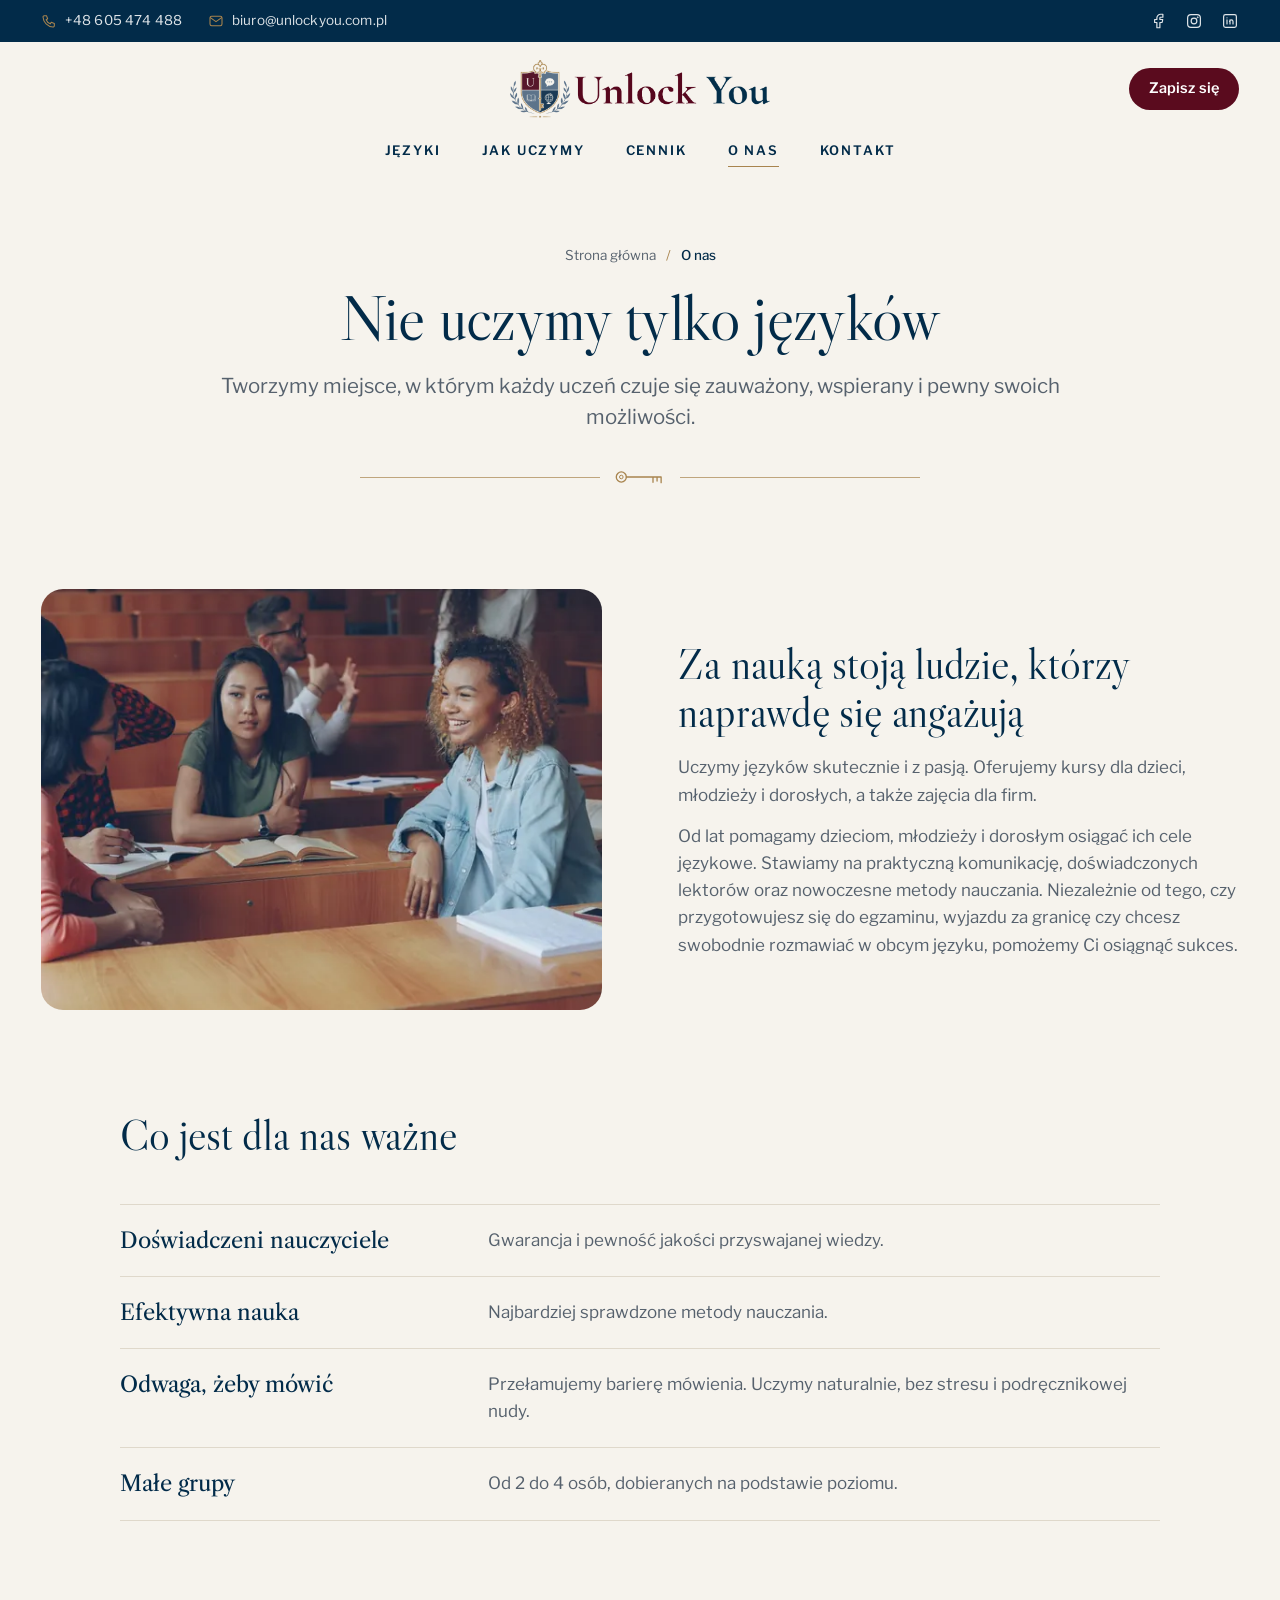
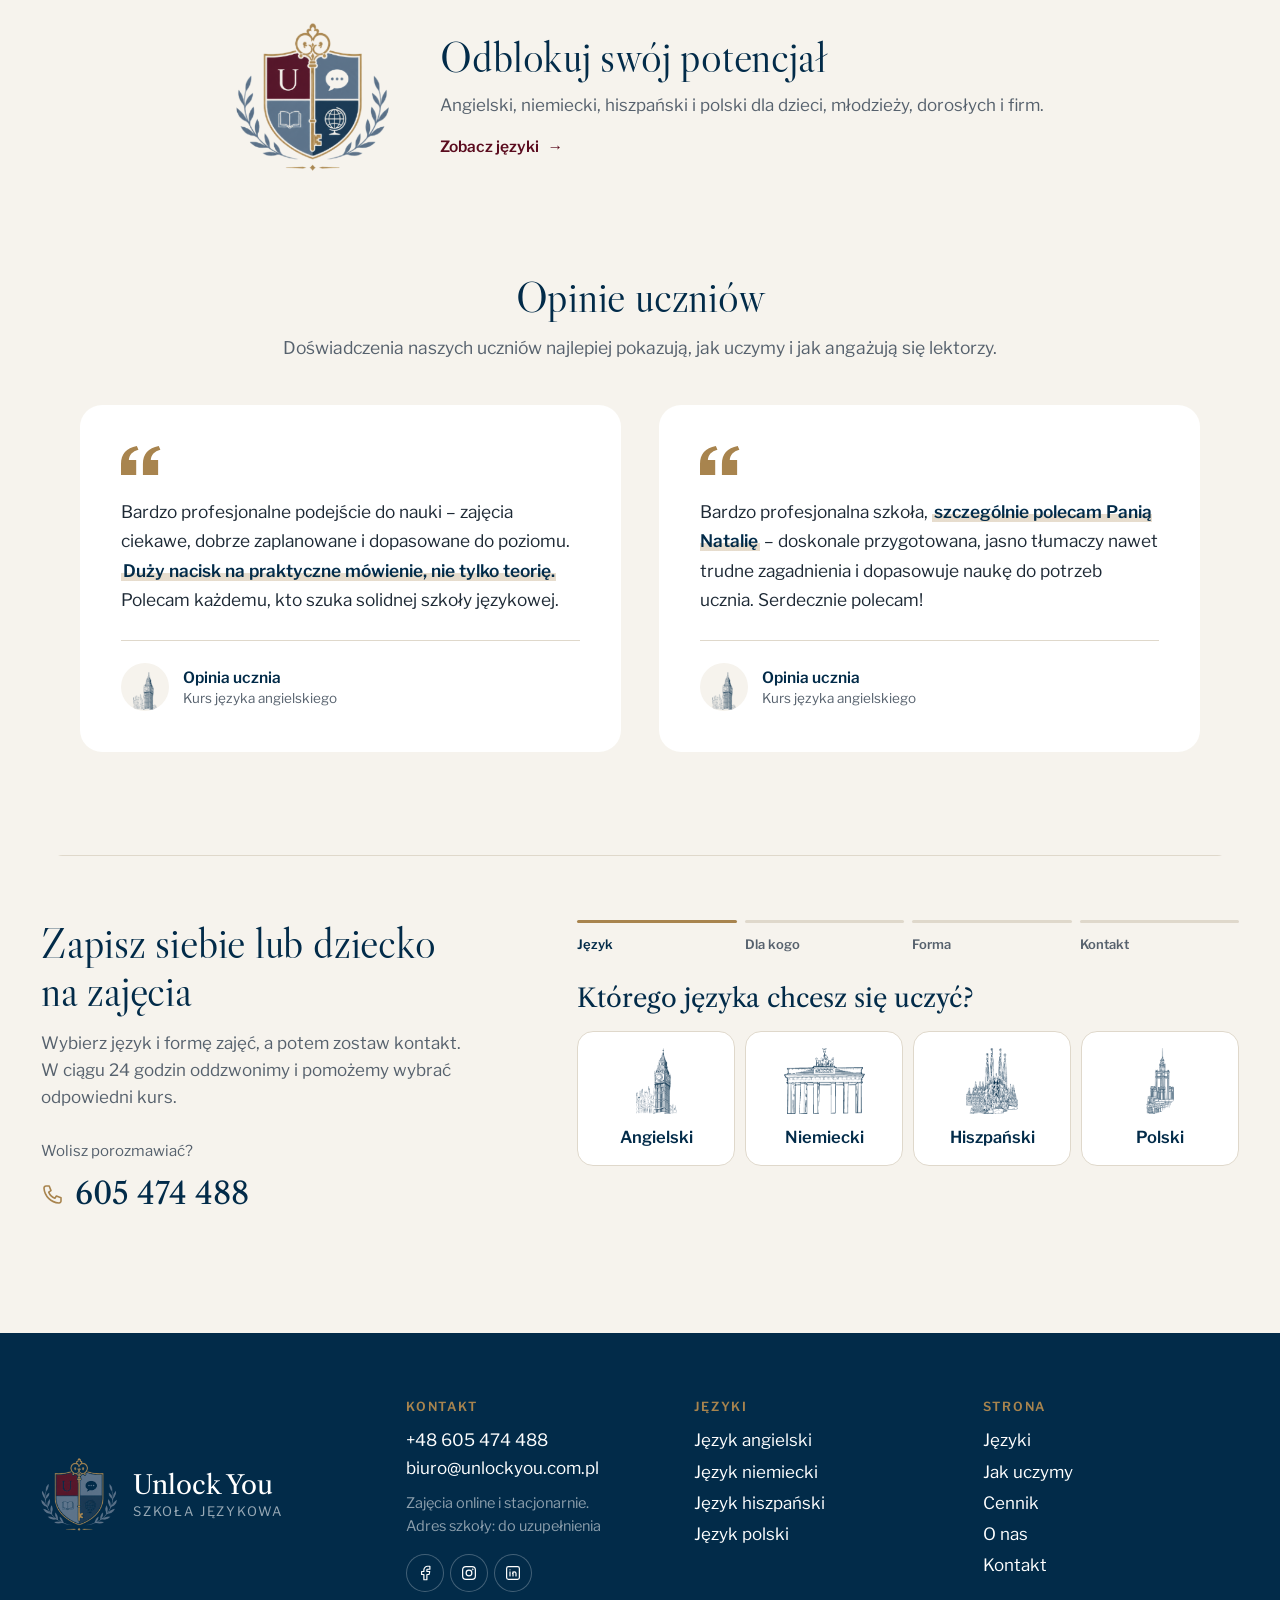
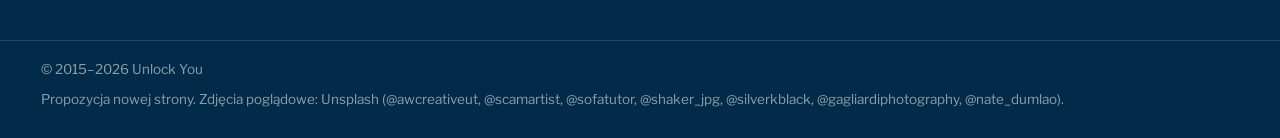
<file: o-nas/index.html>
<!doctype html>
<html lang="pl">
<head>
<meta charset="utf-8">
<meta name="viewport" content="width=device-width, initial-scale=1">
<title>O&nbsp;nas | Szkoła językowa Unlock You</title>
<meta name="description" content="Nie uczymy tylko języków. Tworzymy miejsce, w którym każdy uczeń czuje się zauważony, wspierany i pewny swoich możliwości.">
<meta name="theme-color" content="#022B49">
<meta name="robots" content="noindex, nofollow">  <!-- propozycja: usunąć przy wdrożeniu na unlockyou.com.pl -->
<script>document.documentElement.classList.add("js")</script>

<link rel="icon" href="../img/ikona-32.png" sizes="32x32">
<link rel="apple-touch-icon" href="../img/ikona-180.png">
<link rel="preconnect" href="https://fonts.googleapis.com">
<link rel="preconnect" href="https://fonts.gstatic.com" crossorigin>
<link href="https://fonts.googleapis.com/css2?family=Libre+Caslon+Display&family=Libre+Caslon+Text:ital,wght@0,400;0,700;1,400&family=Libre+Franklin:wght@400;500;600&display=swap" rel="stylesheet">
<link rel="stylesheet" href="../style.css?v=2026-11-09r">
</head>
<body>

<a class="przeskocz" href="#tresc">Przejdź do treści</a>
<header class="naglowek">
  <div class="pasek-gora">
    <div class="pasek-gora__srodek">
      <div class="pasek-gora__kontakt">
        <a href="tel:+48605474488"><svg class="ikona" viewBox="0 0 24 24" aria-hidden="true" fill="none" stroke="currentColor" stroke-width="1.6" stroke-linecap="round" stroke-linejoin="round"><path d="M5 4h3.2l1.8 4.6-2.3 1.5a11 11 0 0 0 6.2 6.2l1.5-2.3L20 15.8V19a2 2 0 0 1-2.1 2A16 16 0 0 1 3 6.1 2 2 0 0 1 5 4z"/></svg><span>+48&nbsp;605&nbsp;474&nbsp;488</span></a>
        <a href="mailto:biuro@unlockyou.com.pl" aria-label="E-mail: biuro@unlockyou.com.pl"><svg class="ikona" viewBox="0 0 24 24" aria-hidden="true" fill="none" stroke="currentColor" stroke-width="1.6" stroke-linecap="round" stroke-linejoin="round"><rect x="3" y="5" width="18" height="14" rx="2.5"/><path d="m3.5 7 8.5 6 8.5-6"/></svg><span class="pasek-gora__mail">biuro@unlockyou.com.pl</span></a>
      </div>
      <div class="pasek-gora__social"><a href="https://www.facebook.com/profile.php?id=61592182378646" rel="noopener" aria-label="Facebook"><svg class="ikona" viewBox="0 0 24 24" aria-hidden="true" fill="none" stroke="currentColor" stroke-width="1.6" stroke-linecap="round" stroke-linejoin="round"><path d="M7.5 10v4h3v7h4v-7h3l.8-4h-3.8V8a1 1 0 0 1 1-1h3V3h-3a5 5 0 0 0-5 5v2z"/></svg></a><a href="https://www.instagram.com/unlockyou/" rel="noopener" aria-label="Instagram"><svg class="ikona" viewBox="0 0 24 24" aria-hidden="true" fill="none" stroke="currentColor" stroke-width="1.6" stroke-linecap="round" stroke-linejoin="round"><rect x="3.5" y="3.5" width="17" height="17" rx="4.5"/><circle cx="12" cy="12" r="3.8"/><circle cx="16.9" cy="7.1" r=".4" fill="currentColor"/></svg></a><a href="#" rel="noopener" aria-label="LinkedIn"><svg class="ikona" viewBox="0 0 24 24" aria-hidden="true" fill="none" stroke="currentColor" stroke-width="1.6" stroke-linecap="round" stroke-linejoin="round"><rect x="3.5" y="3.5" width="17" height="17" rx="2.5"/><path d="M8 10.5V16M8 7.8v.01M12 16v-5.5M16 16v-3.2a2.3 2.3 0 0 0-4.6 0"/></svg></a></div>
    </div>
  </div>
  <div class="naglowek__rzad">
    <span class="naglowek__lewa"></span>
    <a class="naglowek__logo" href="../" aria-label="Unlock You – strona główna">
      <img src="../img/logo.webp" alt="Unlock You" width="843" height="188">
    </a>
    <div class="naglowek__prawa">
      <a class="przycisk przycisk--maly" href="../kontakt/#zapisy">Zapisz się</a>
      <button class="naglowek__burger" type="button" aria-expanded="false" aria-controls="menu">
        <span></span><span></span><span class="tylko-czytnik">Menu</span>
      </button>
    </div>
  </div>
  <nav class="menu" id="menu" aria-label="Menu główne">
    <div class="menu__linki">
      <a href="../jezyki/">Języki</a>
      <a href="../nauka/">Jak uczymy</a>
      <a href="../cennik/">Cennik</a>
      <a href="../o-nas/" aria-current="page">O&nbsp;nas</a>
      <a href="../kontakt/">Kontakt</a>
    </div>
    <div class="menu__kontakt">
      <a href="tel:+48605474488">+48&nbsp;605&nbsp;474&nbsp;488</a>
      <a href="mailto:biuro@unlockyou.com.pl">biuro@unlockyou.com.pl</a>
      <a class="przycisk" href="../kontakt/#zapisy">Zapisz się na zajęcia</a>
    </div>
  </nav>
</header>
<main id="tresc">
<!-- O NAS: ich teksty „Szkoła językowa Unlock You” i „Poznaj nas” -->
<section class="podstrona-glowa">
  <nav class="okruszki" aria-label="Jesteś tutaj"><a href="../">Strona główna</a><span aria-hidden="true">/</span><span aria-current="page">O&nbsp;nas</span></nav>
  <h1>Nie uczymy tylko języków</h1>
  <p class="wstep">Tworzymy miejsce, w&nbsp;którym każdy uczeń czuje się zauważony, wspierany i&nbsp;pewny swoich możliwości.</p>
  <div class="ornament" aria-hidden="true"><span></span><svg class="ornament__klucz" viewBox="0 0 64 24" aria-hidden="true"><circle cx="9" cy="12" r="6.2" fill="none" stroke="currentColor" stroke-width="1.6"/><circle cx="9" cy="12" r="2.2" fill="none" stroke="currentColor" stroke-width="1.2"/><path d="M15.2 12H58M48 12v6.5M53 12v5M58 12v7" fill="none" stroke="currentColor" stroke-width="1.6" stroke-linecap="round"/></svg><span></span></div>
</section>

<section class="sekcja onas" aria-labelledby="onas-tytul">
  <div class="onas__zdjecie">
    <img src="../img/rozmowa-800.webp" srcset="../img/rozmowa-800.webp 800w, ../img/rozmowa-1600.webp 1600w" sizes="(max-width: 900px) 100vw, 50vw" alt="Kursanci rozmawiają podczas zajęć" width="800" height="450" loading="lazy">
  </div>
  <div class="onas__tekst">
    <h2 id="onas-tytul">Za nauką stoją ludzie, którzy naprawdę się angażują</h2>
    <p>Uczymy języków skutecznie i&nbsp;z&nbsp;pasją. Oferujemy kursy dla dzieci, młodzieży i&nbsp;dorosłych, a&nbsp;także zajęcia dla firm.</p>
    <p>Od lat pomagamy dzieciom, młodzieży i&nbsp;dorosłym osiągać ich cele językowe. Stawiamy na praktyczną komunikację, doświadczonych lektorów oraz nowoczesne metody nauczania. Niezależnie od tego, czy przygotowujesz się do egzaminu, wyjazdu za granicę czy chcesz swobodnie rozmawiać w&nbsp;obcym języku, pomożemy Ci osiągnąć sukces.</p>
  </div>
</section>

<section class="sekcja sekcja--waska" aria-labelledby="wazne-tytul">
  <div class="sekcja__glowa">
    <h2 id="wazne-tytul">Co jest dla nas ważne</h2>
  </div>
  <dl class="rzedy">
    <div><dt>Doświadczeni nauczyciele</dt><dd>Gwarancja i&nbsp;pewność jakości przyswajanej wiedzy.</dd></div>
    <div><dt>Efektywna nauka</dt><dd>Najbardziej sprawdzone metody nauczania.</dd></div>
    <div><dt>Odwaga, żeby mówić</dt><dd>Przełamujemy barierę mówienia. Uczymy naturalnie, bez stresu i&nbsp;podręcznikowej nudy.</dd></div>
    <div><dt>Małe grupy</dt><dd>Od 2 do 4&nbsp;osób, dobieranych na podstawie poziomu.</dd></div>
  </dl>
</section>

<section class="sekcja herb-sekcja" aria-labelledby="herb-tytul">
  <img src="../img/herb.png" alt="" width="512" height="494" loading="lazy">
  <div>
    <h2 id="herb-tytul">Odblokuj swój potencjał</h2>
    <p>Angielski, niemiecki, hiszpański i&nbsp;polski dla dzieci, młodzieży, dorosłych i&nbsp;firm.</p>
    <a class="link" href="../jezyki/">Zobacz języki</a>
  </div>
</section>

<section class="sekcja opinie" aria-labelledby="opinie-tytul">
  <div class="sekcja__glowa sekcja__glowa--srodek">
    <h2 id="opinie-tytul" class="pojaw-tytul">Opinie uczniów</h2>
    <p class="pojaw" style="--d: .15s">Doświadczenia naszych uczniów najlepiej pokazują, jak uczymy i&nbsp;jak angażują się lektorzy.</p>
  </div>
  <div class="opinie__lista">
    <figure class="opinia pojaw">
      <svg class="opinia__znak" viewBox="0 0 50 36" aria-hidden="true"><path fill="currentColor" d="M0 36V22.5C0 9.9 6.6 2.4 19.8 0l2 4.6C14.2 6.7 10.3 11 9.8 17.5H19V36Zm27.4 0V22.5C27.4 9.9 34 2.4 47.2 0l2 4.6c-7.6 2.1-11.5 6.4-12 12.9h9.2V36Z"/></svg>
      <blockquote><p>Bardzo profesjonalne podejście do nauki – zajęcia ciekawe, dobrze zaplanowane i&nbsp;dopasowane do poziomu. <mark>Duży nacisk na praktyczne mówienie, nie tylko teorię.</mark> Polecam każdemu, kto szuka solidnej szkoły językowej.</p></blockquote>
      <figcaption>
        <span class="opinia__awatar"><img src="../img/rysunek-angielski.webp" alt="" width="445" height="720" loading="lazy"></span>
        <span class="opinia__kto"><strong>Opinia ucznia</strong><small>Kurs języka angielskiego</small></span>
      </figcaption>
    </figure>
    <figure class="opinia pojaw">
      <svg class="opinia__znak" viewBox="0 0 50 36" aria-hidden="true"><path fill="currentColor" d="M0 36V22.5C0 9.9 6.6 2.4 19.8 0l2 4.6C14.2 6.7 10.3 11 9.8 17.5H19V36Zm27.4 0V22.5C27.4 9.9 34 2.4 47.2 0l2 4.6c-7.6 2.1-11.5 6.4-12 12.9h9.2V36Z"/></svg>
      <blockquote><p>Bardzo profesjonalna szkoła, <mark>szczególnie polecam Panią Natalię</mark> – doskonale przygotowana, jasno tłumaczy nawet trudne zagadnienia i&nbsp;dopasowuje naukę do potrzeb ucznia. Serdecznie polecam!</p></blockquote>
      <figcaption>
        <span class="opinia__awatar"><img src="../img/rysunek-angielski.webp" alt="" width="445" height="720" loading="lazy"></span>
        <span class="opinia__kto"><strong>Opinia ucznia</strong><small>Kurs języka angielskiego</small></span>
      </figcaption>
    </figure>
  </div>
</section>

<section class="zapisy" id="zapisy" aria-labelledby="zapisy-tytul">
  <div class="zapisy__srodek pojaw-blok">
    <div class="zapisy__tekst">
      <h2 id="zapisy-tytul">Zapisz siebie lub dziecko na&nbsp;zajęcia</h2>
      <p>Wybierz język i&nbsp;formę zajęć, a&nbsp;potem zostaw kontakt. W&nbsp;ciągu 24&nbsp;godzin oddzwonimy i&nbsp;pomożemy wybrać odpowiedni kurs.</p>
      <p class="zapisy__tel">Wolisz porozmawiać?<br><a href="tel:+48605474488"><svg class="ikona" viewBox="0 0 24 24" aria-hidden="true" fill="none" stroke="currentColor" stroke-width="1.6" stroke-linecap="round" stroke-linejoin="round"><path d="M5 4h3.2l1.8 4.6-2.3 1.5a11 11 0 0 0 6.2 6.2l1.5-2.3L20 15.8V19a2 2 0 0 1-2.1 2A16 16 0 0 1 3 6.1 2 2 0 0 1 5 4z"/></svg>605&nbsp;474&nbsp;488</a></p>
    </div>
    <form class="kroki-zapisu" action="#" method="post" novalidate data-jezyk="" data-cennik="../cennik/">
      <ol class="kroki-zapisu__pasek" aria-hidden="true"><li>Język</li><li>Dla kogo</li><li>Forma</li><li>Kontakt</li></ol>
      <fieldset class="krok" data-krok="1">
        <legend>Którego języka chcesz się uczyć?</legend>
        <div class="opcje opcje--4">
          <label class="opcja opcja--jezyk"><input type="radio" name="jezyk" value="angielski"><span><img src="../img/rysunek-angielski.webp" alt="" width="445" height="720" loading="lazy"><strong>Angielski</strong></span></label>
          <label class="opcja opcja--jezyk"><input type="radio" name="jezyk" value="niemiecki"><span><img src="../img/rysunek-niemiecki.webp" alt="" width="884" height="720" loading="lazy"><strong>Niemiecki</strong></span></label>
          <label class="opcja opcja--jezyk"><input type="radio" name="jezyk" value="hiszpanski"><span><img src="../img/rysunek-hiszpanski.webp" alt="" width="573" height="720" loading="lazy"><strong>Hiszpański</strong></span></label>
          <label class="opcja opcja--jezyk"><input type="radio" name="jezyk" value="polski"><span><img src="../img/rysunek-polski.webp" alt="" width="311" height="720" loading="lazy"><strong>Polski</strong></span></label>
        </div>
      </fieldset>
      <fieldset class="krok" data-krok="2">
        <legend>Dla kogo są zajęcia?</legend>
        <div class="opcje opcje--2">
          <label class="opcja"><input type="radio" name="kto" value="dziecko"><span><strong>Dziecko</strong><small>do 8. klasy, ósmoklasista</small></span></label>
          <label class="opcja"><input type="radio" name="kto" value="mlodziez"><span><strong>Młodzież</strong><small>do matury</small></span></label>
          <label class="opcja"><input type="radio" name="kto" value="dorosly"><span><strong>Dorosły</strong><small>praca, wyjazd, rozmowa</small></span></label>
          <label class="opcja"><input type="radio" name="kto" value="firma"><span><strong>Firma</strong><small>zajęcia dla pracowników</small></span></label>
        </div>
      </fieldset>
      <fieldset class="krok" data-krok="3">
        <legend>Jak chcesz się uczyć?</legend>
        <div class="opcje opcje--2">
          <label class="opcja"><input type="radio" name="forma" value="indywidualnie"><span><strong>Indywidualnie</strong><small>jeden na jeden z&nbsp;lektorem</small></span></label>
          <label class="opcja"><input type="radio" name="forma" value="grupa"><span><strong>W&nbsp;grupie</strong><small>2–⁠4&nbsp;osoby na podobnym poziomie</small></span></label>
        </div>
        <p class="krok__pytanie">Gdzie?</p>
        <div class="opcje opcje--3">
          <label class="opcja opcja--mala"><input type="radio" name="miejsce" value="online"><span><strong>Online</strong></span></label>
          <label class="opcja opcja--mala"><input type="radio" name="miejsce" value="stacjonarnie"><span><strong>W&nbsp;szkole</strong></span></label>
          <label class="opcja opcja--mala"><input type="radio" name="miejsce" value="obojetnie"><span><strong>Obojętnie</strong></span></label>
        </div>
      </fieldset>
      <fieldset class="krok" data-krok="4">
        <legend>Zostaw kontakt, oddzwonimy w&nbsp;ciągu 24&nbsp;godzin</legend>
        <div class="krok__podsumowanie" aria-live="polite"></div>
        <div class="formularz">
          <div class="formularz__pole"><label for="f-imie">Imię</label><input id="f-imie" name="imie" autocomplete="given-name" required></div>
          <div class="formularz__pole"><label for="f-tel">Numer telefonu</label><input id="f-tel" name="telefon" type="tel" autocomplete="tel" inputmode="tel" required></div>
          <div class="formularz__pole formularz__pole--pelne"><label for="f-email">Adres e-mail <span>(opcjonalnie)</span></label><input id="f-email" name="email" type="email" autocomplete="email"></div>
          <div class="formularz__pole formularz__pole--pelne"><label for="f-wiadomosc">Coś jeszcze? <span>(opcjonalnie)</span></label><textarea id="f-wiadomosc" name="wiadomosc" rows="3" placeholder="Np. wiek dziecka, poziom, pasujące dni i godziny"></textarea></div>
          <p class="formularz__blad" role="alert" hidden></p>
          <div class="formularz__wyslij">
            <button class="przycisk" type="submit">Wyślij zgłoszenie</button>
            <p class="formularz__zgoda">Wysyłając zgłoszenie, zgadzasz się na kontakt w&nbsp;sprawie zajęć.</p>
          </div>
        </div>
      </fieldset>
      <div class="krok krok--gotowe" data-krok="5" role="status" hidden>
        <p class="krok__gotowe-tytul">Dziękujemy<span class="krok__imie"></span>!</p>
        <p>Oddzwonimy w&nbsp;ciągu 24&nbsp;godzin i&nbsp;pomożemy wybrać grupę oraz termin.</p>
        <div class="krok__podsumowanie"></div>
        <p class="formularz__podglad">To podgląd nowej strony: w&nbsp;tej wersji zgłoszenie nie jest jeszcze wysyłane.</p>
        <button type="button" class="link krok__od-nowa">Zapisz kolejną osobę</button>
      </div>
      <button type="button" class="krok__wstecz" hidden>← Wstecz</button>
    </form>
  </div>
</section>

</main>
<footer class="stopka">
  <div class="stopka__srodek">
    <div class="stopka__herb">
      <img src="../img/herb.png" alt="" width="512" height="494" loading="lazy">
      <p class="stopka__nazwa">Unlock You<span>Szkoła językowa</span></p>
    </div>
    <div class="stopka__kol">
      <p class="stopka__et">Kontakt</p>
      <p><a href="tel:+48605474488">+48&nbsp;605&nbsp;474&nbsp;488</a><br><a href="mailto:biuro@unlockyou.com.pl">biuro@unlockyou.com.pl</a></p>
      <p class="stopka__adres">Zajęcia online i&nbsp;stacjonarnie.<br>Adres szkoły: do uzupełnienia</p>
      <div class="stopka__social"><a href="https://www.facebook.com/profile.php?id=61592182378646" rel="noopener" aria-label="Facebook"><svg class="ikona" viewBox="0 0 24 24" aria-hidden="true" fill="none" stroke="currentColor" stroke-width="1.6" stroke-linecap="round" stroke-linejoin="round"><path d="M7.5 10v4h3v7h4v-7h3l.8-4h-3.8V8a1 1 0 0 1 1-1h3V3h-3a5 5 0 0 0-5 5v2z"/></svg></a><a href="https://www.instagram.com/unlockyou/" rel="noopener" aria-label="Instagram"><svg class="ikona" viewBox="0 0 24 24" aria-hidden="true" fill="none" stroke="currentColor" stroke-width="1.6" stroke-linecap="round" stroke-linejoin="round"><rect x="3.5" y="3.5" width="17" height="17" rx="4.5"/><circle cx="12" cy="12" r="3.8"/><circle cx="16.9" cy="7.1" r=".4" fill="currentColor"/></svg></a><a href="#" rel="noopener" aria-label="LinkedIn"><svg class="ikona" viewBox="0 0 24 24" aria-hidden="true" fill="none" stroke="currentColor" stroke-width="1.6" stroke-linecap="round" stroke-linejoin="round"><rect x="3.5" y="3.5" width="17" height="17" rx="2.5"/><path d="M8 10.5V16M8 7.8v.01M12 16v-5.5M16 16v-3.2a2.3 2.3 0 0 0-4.6 0"/></svg></a></div>
    </div>
    <div class="stopka__kol">
      <p class="stopka__et">Języki</p>
      <ul>
        <li><a href="../jezyki/angielski/">Język angielski</a></li>
        <li><a href="../jezyki/niemiecki/">Język niemiecki</a></li>
        <li><a href="../jezyki/hiszpanski/">Język hiszpański</a></li>
        <li><a href="../jezyki/polski/">Język polski</a></li>
      </ul>
    </div>
    <div class="stopka__kol">
      <p class="stopka__et">Strona</p>
      <ul>
        <li><a href="../jezyki/">Języki</a></li>
        <li><a href="../nauka/">Jak uczymy</a></li>
        <li><a href="../cennik/">Cennik</a></li>
        <li><a href="../o-nas/">O&nbsp;nas</a></li>
        <li><a href="../kontakt/">Kontakt</a></li>
      </ul>
    </div>
  </div>
  <div class="stopka__dol">
    <p>© 2015–⁠2026 Unlock You</p>
    <p>Propozycja nowej strony. Zdjęcia poglądowe: Unsplash (@awcreativeut, @scamartist, @sofatutor, @shaker_jpg, @silverkblack, @gagliardiphotography, @nate_dumlao).</p>
  </div>
</footer>
<script src="../vendor/lenis.min.js?v=1.1.18" defer></script>
<script src="../script.js?v=2026-11-09r" defer></script>
</body>
</html>
</file>
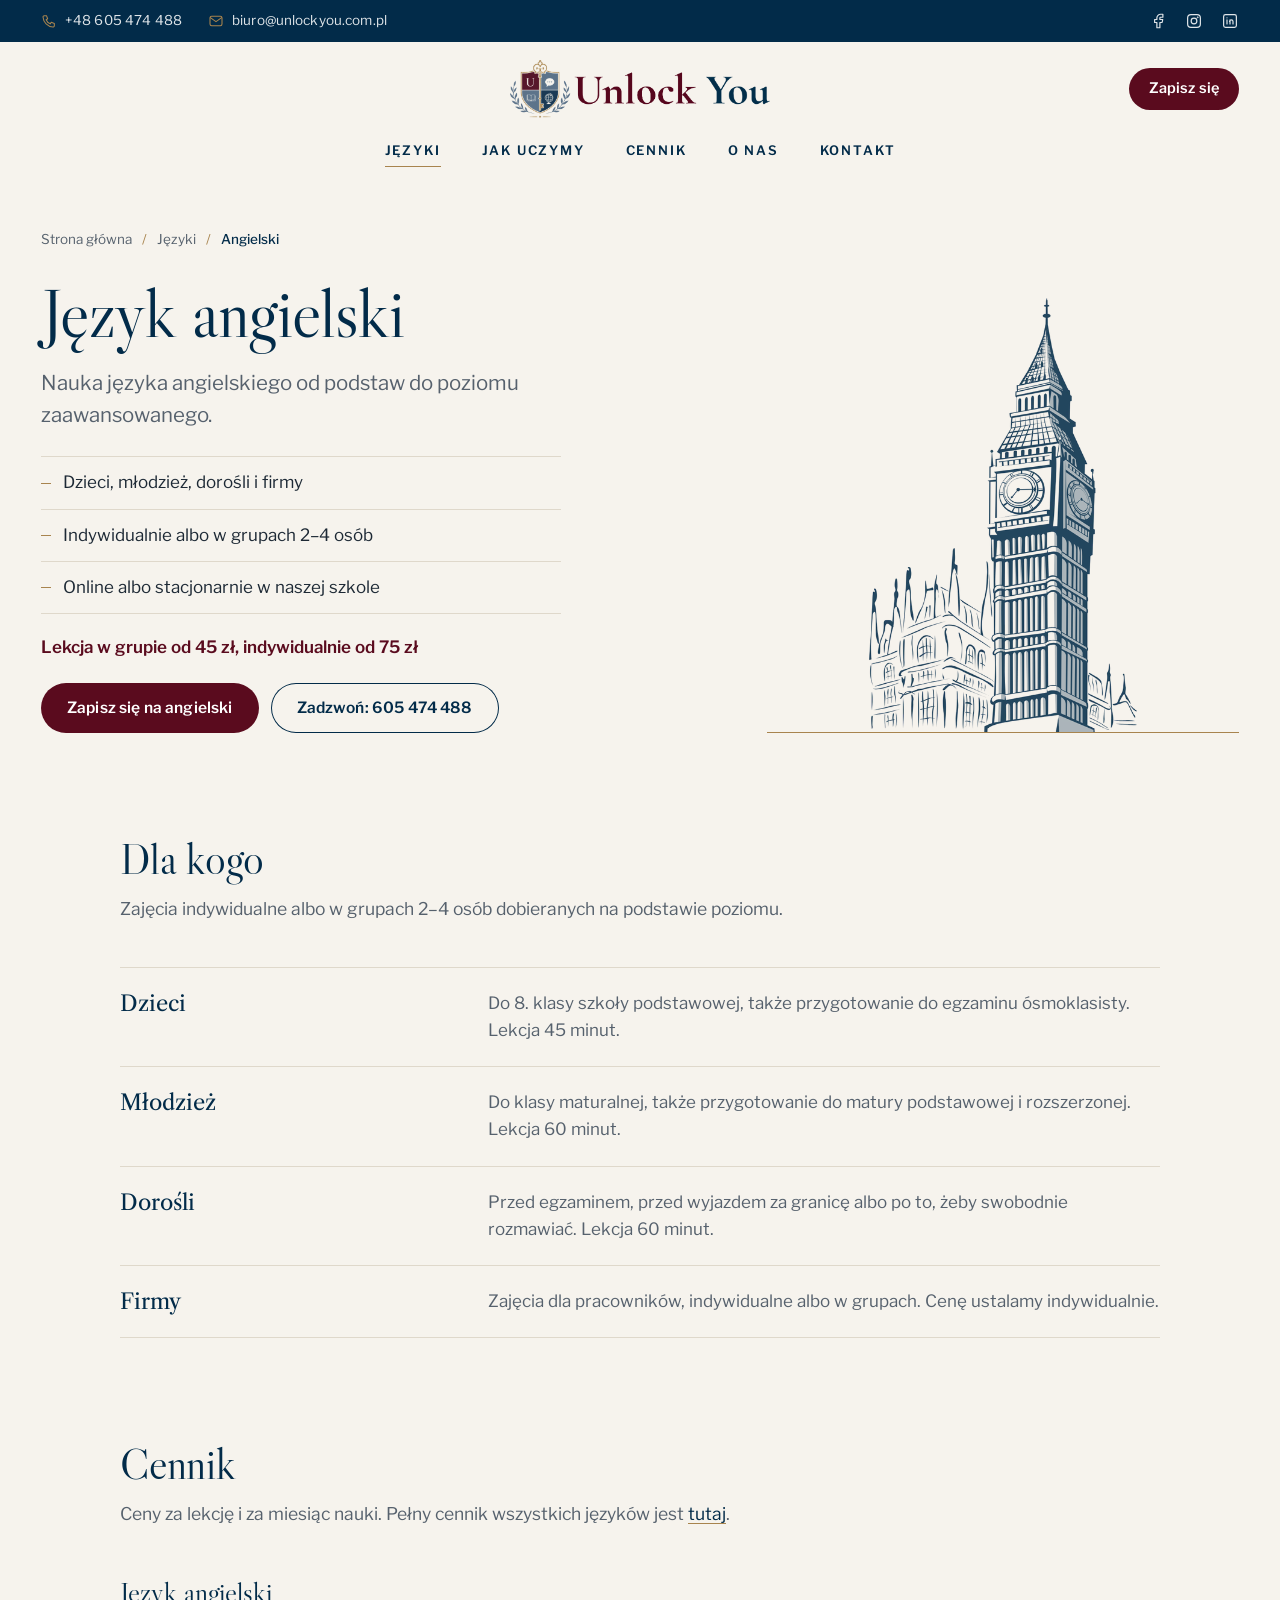
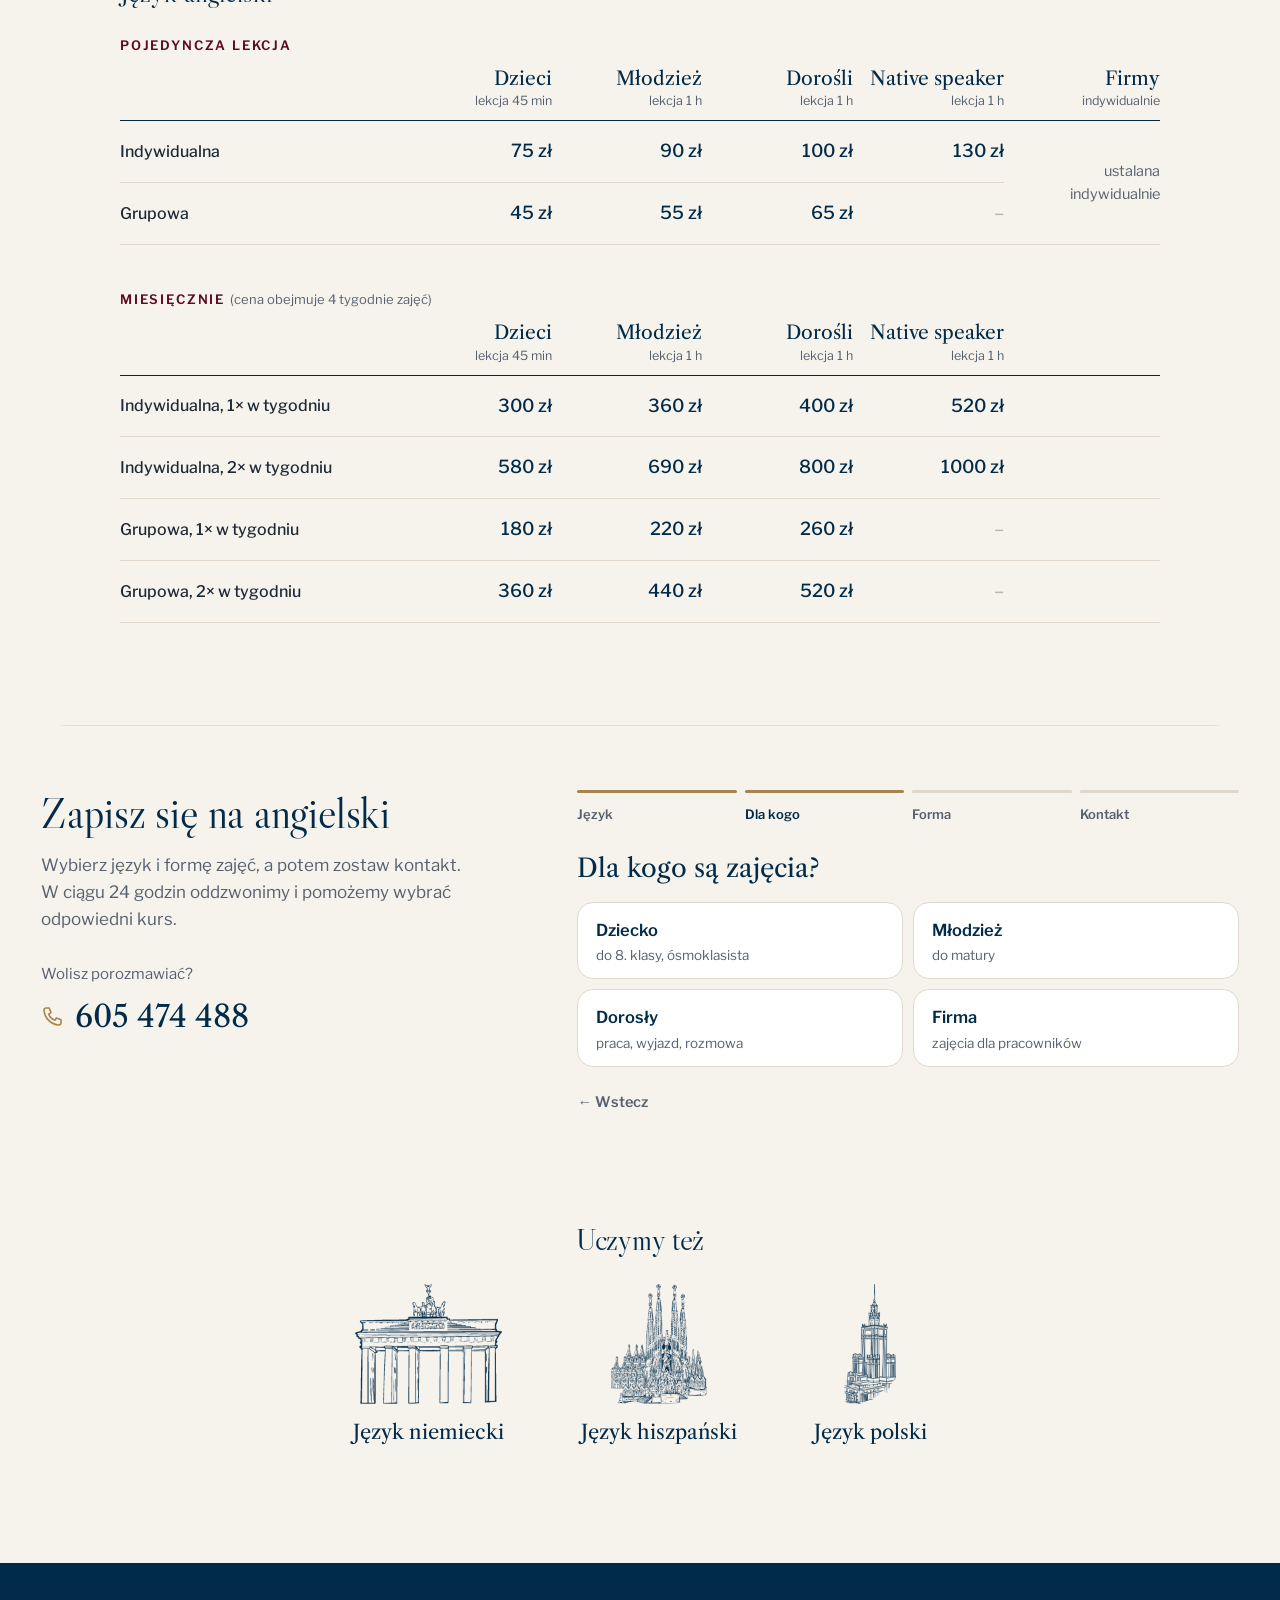
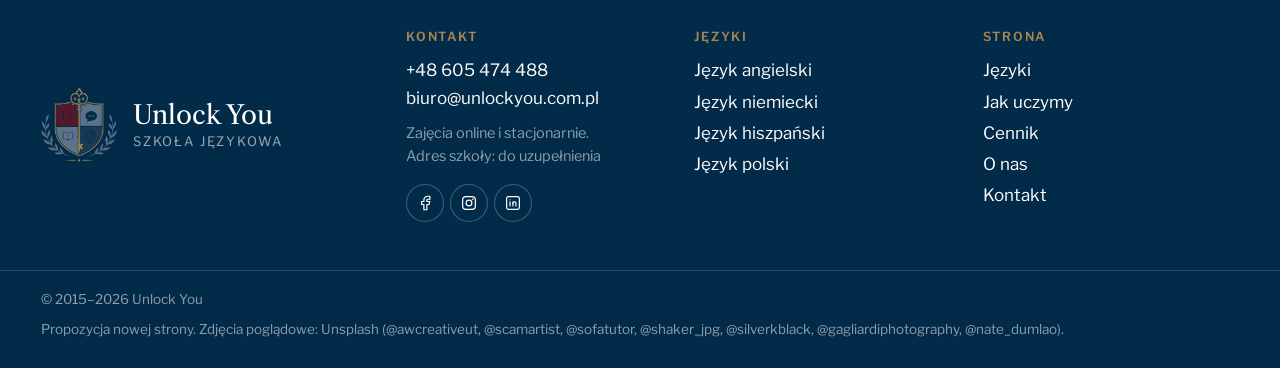
<file: jezyki/angielski/index.html>
<!doctype html>
<html lang="pl">
<head>
<meta charset="utf-8">
<meta name="viewport" content="width=device-width, initial-scale=1">
<title>Kurs języka angielskiego dla dzieci, młodzieży i&nbsp;dorosłych | Unlock You</title>
<meta name="description" content="Nauka języka angielskiego od podstaw do poziomu zaawansowanego. Lekcje w grupach 2–4 osób od 45 zł, indywidualnie od 75 zł. Online lub stacjonarnie.">
<meta name="theme-color" content="#022B49">
<meta name="robots" content="noindex, nofollow">  <!-- propozycja: usunąć przy wdrożeniu na unlockyou.com.pl -->
<script>document.documentElement.classList.add("js")</script>

<link rel="icon" href="../../img/ikona-32.png" sizes="32x32">
<link rel="apple-touch-icon" href="../../img/ikona-180.png">
<link rel="preconnect" href="https://fonts.googleapis.com">
<link rel="preconnect" href="https://fonts.gstatic.com" crossorigin>
<link href="https://fonts.googleapis.com/css2?family=Libre+Caslon+Display&family=Libre+Caslon+Text:ital,wght@0,400;0,700;1,400&family=Libre+Franklin:wght@400;500;600&display=swap" rel="stylesheet">
<link rel="stylesheet" href="../../style.css?v=2026-11-09r">
</head>
<body>

<a class="przeskocz" href="#tresc">Przejdź do treści</a>
<header class="naglowek">
  <div class="pasek-gora">
    <div class="pasek-gora__srodek">
      <div class="pasek-gora__kontakt">
        <a href="tel:+48605474488"><svg class="ikona" viewBox="0 0 24 24" aria-hidden="true" fill="none" stroke="currentColor" stroke-width="1.6" stroke-linecap="round" stroke-linejoin="round"><path d="M5 4h3.2l1.8 4.6-2.3 1.5a11 11 0 0 0 6.2 6.2l1.5-2.3L20 15.8V19a2 2 0 0 1-2.1 2A16 16 0 0 1 3 6.1 2 2 0 0 1 5 4z"/></svg><span>+48&nbsp;605&nbsp;474&nbsp;488</span></a>
        <a href="mailto:biuro@unlockyou.com.pl" aria-label="E-mail: biuro@unlockyou.com.pl"><svg class="ikona" viewBox="0 0 24 24" aria-hidden="true" fill="none" stroke="currentColor" stroke-width="1.6" stroke-linecap="round" stroke-linejoin="round"><rect x="3" y="5" width="18" height="14" rx="2.5"/><path d="m3.5 7 8.5 6 8.5-6"/></svg><span class="pasek-gora__mail">biuro@unlockyou.com.pl</span></a>
      </div>
      <div class="pasek-gora__social"><a href="https://www.facebook.com/profile.php?id=61592182378646" rel="noopener" aria-label="Facebook"><svg class="ikona" viewBox="0 0 24 24" aria-hidden="true" fill="none" stroke="currentColor" stroke-width="1.6" stroke-linecap="round" stroke-linejoin="round"><path d="M7.5 10v4h3v7h4v-7h3l.8-4h-3.8V8a1 1 0 0 1 1-1h3V3h-3a5 5 0 0 0-5 5v2z"/></svg></a><a href="https://www.instagram.com/unlockyou/" rel="noopener" aria-label="Instagram"><svg class="ikona" viewBox="0 0 24 24" aria-hidden="true" fill="none" stroke="currentColor" stroke-width="1.6" stroke-linecap="round" stroke-linejoin="round"><rect x="3.5" y="3.5" width="17" height="17" rx="4.5"/><circle cx="12" cy="12" r="3.8"/><circle cx="16.9" cy="7.1" r=".4" fill="currentColor"/></svg></a><a href="#" rel="noopener" aria-label="LinkedIn"><svg class="ikona" viewBox="0 0 24 24" aria-hidden="true" fill="none" stroke="currentColor" stroke-width="1.6" stroke-linecap="round" stroke-linejoin="round"><rect x="3.5" y="3.5" width="17" height="17" rx="2.5"/><path d="M8 10.5V16M8 7.8v.01M12 16v-5.5M16 16v-3.2a2.3 2.3 0 0 0-4.6 0"/></svg></a></div>
    </div>
  </div>
  <div class="naglowek__rzad">
    <span class="naglowek__lewa"></span>
    <a class="naglowek__logo" href="../../" aria-label="Unlock You – strona główna">
      <img src="../../img/logo.webp" alt="Unlock You" width="843" height="188">
    </a>
    <div class="naglowek__prawa">
      <a class="przycisk przycisk--maly" href="../../kontakt/#zapisy">Zapisz się</a>
      <button class="naglowek__burger" type="button" aria-expanded="false" aria-controls="menu">
        <span></span><span></span><span class="tylko-czytnik">Menu</span>
      </button>
    </div>
  </div>
  <nav class="menu" id="menu" aria-label="Menu główne">
    <div class="menu__linki">
      <a href="../../jezyki/" aria-current="page">Języki</a>
      <a href="../../nauka/">Jak uczymy</a>
      <a href="../../cennik/">Cennik</a>
      <a href="../../o-nas/">O&nbsp;nas</a>
      <a href="../../kontakt/">Kontakt</a>
    </div>
    <div class="menu__kontakt">
      <a href="tel:+48605474488">+48&nbsp;605&nbsp;474&nbsp;488</a>
      <a href="mailto:biuro@unlockyou.com.pl">biuro@unlockyou.com.pl</a>
      <a class="przycisk" href="../../kontakt/#zapisy">Zapisz się na zajęcia</a>
    </div>
  </nav>
</header>
<main id="tresc">
<section class="jezyk-glowa">
  <nav class="okruszki" aria-label="Jesteś tutaj"><a href="../../">Strona główna</a><span aria-hidden="true">/</span><a href="../../jezyki/">Języki</a><span aria-hidden="true">/</span><span aria-current="page">Angielski</span></nav>
  <div class="jezyk-glowa__siatka">
    <div class="jezyk-glowa__tekst">
      <h1>Język angielski</h1>
      <p class="wstep">Nauka języka angielskiego od podstaw do poziomu zaawansowanego.</p>
      <ul class="jezyk-glowa__fakty">
        <li>Dzieci, młodzież, dorośli i&nbsp;firmy</li>
        <li>Indywidualnie albo w&nbsp;grupach 2–⁠4&nbsp;osób</li>
        <li>Online albo stacjonarnie w&nbsp;naszej szkole</li>
      </ul>
      <p class="jezyk-glowa__cena">Lekcja w&nbsp;grupie od 45&nbsp;zł, indywidualnie od 75&nbsp;zł</p>
      <div class="przyciski">
        <a class="przycisk" href="#zapisy">Zapisz się na angielski</a>
        <a class="przycisk przycisk--obrys" href="tel:+48605474488">Zadzwoń: 605&nbsp;474&nbsp;488</a>
      </div>
    </div>
    <div class="jezyk-glowa__rysunek"><img src="../../img/rysunek-angielski.webp" alt="Rysunek: Big Ben w Londynie" width="445" height="720"></div>
  </div>
</section>

<section class="sekcja sekcja--waska" aria-labelledby="dla-kogo-tytul">
  <div class="sekcja__glowa">
    <h2 id="dla-kogo-tytul">Dla kogo</h2>
    <p>Zajęcia indywidualne albo w&nbsp;grupach 2–⁠4&nbsp;osób dobieranych na podstawie poziomu.</p>
  </div>
  <dl class="rzedy">
      <div><dt>Dzieci</dt><dd>Do 8. klasy szkoły podstawowej, także przygotowanie do egzaminu ósmoklasisty. Lekcja 45&nbsp;minut.</dd></div>
      <div><dt>Młodzież</dt><dd>Do klasy maturalnej, także przygotowanie do matury podstawowej i&nbsp;rozszerzonej. Lekcja 60&nbsp;minut.</dd></div>
      <div><dt>Dorośli</dt><dd>Przed egzaminem, przed wyjazdem za granicę albo po to, żeby swobodnie rozmawiać. Lekcja 60&nbsp;minut.</dd></div>
      <div><dt>Firmy</dt><dd>Zajęcia dla pracowników, indywidualne albo w&nbsp;grupach. Cenę ustalamy indywidualnie.</dd></div>
    </dl>
</section>

<section class="sekcja sekcja--waska" aria-labelledby="cennik-tytul">
  <div class="sekcja__glowa">
    <h2 id="cennik-tytul">Cennik</h2>
    <p>Ceny za lekcję i&nbsp;za miesiąc nauki. Pełny cennik wszystkich języków jest <a href="../../cennik/">tutaj</a>.</p>
  </div>
  <div class="cennik">
    <h3 class="cennik__tytul">Język angielski</h3>
    <div class="cennik__tabele">
      <table class="tabela">
        <caption>Pojedyncza lekcja</caption>
        <colgroup><col class="tabela__k-nazwa"><col><col><col><col><col class="tabela__k-firmy"></colgroup>
        <thead><tr><td></td><th scope="col">Dzieci<span>lekcja 45&nbsp;min</span></th><th scope="col">Młodzież<span>lekcja 1&nbsp;h</span></th><th scope="col">Dorośli<span>lekcja 1&nbsp;h</span></th><th scope="col">Native speaker<span>lekcja 1&nbsp;h</span></th><th scope="col">Firmy<span>indywidualnie</span></th></tr></thead>
        <tbody><tr><th scope="row">Indywidualna</th><td>75&nbsp;zł</td><td>90&nbsp;zł</td><td>100&nbsp;zł</td><td>130&nbsp;zł</td><td class="tabela__firmy" rowspan="2">ustalana indywidualnie</td></tr><tr><th scope="row">Grupowa</th><td>45&nbsp;zł</td><td>55&nbsp;zł</td><td>65&nbsp;zł</td><td class="tabela__brak">–</td></tr></tbody>
      </table>
      <table class="tabela">
        <caption>Miesięcznie <span>(cena obejmuje 4 tygodnie zajęć)</span></caption>
        <colgroup><col class="tabela__k-nazwa"><col><col><col><col><col class="tabela__k-firmy"></colgroup>
        <thead><tr><td></td><th scope="col">Dzieci<span>lekcja 45&nbsp;min</span></th><th scope="col">Młodzież<span>lekcja 1&nbsp;h</span></th><th scope="col">Dorośli<span>lekcja 1&nbsp;h</span></th><th scope="col">Native speaker<span>lekcja 1&nbsp;h</span></th><td class="tabela__pusta"></td></tr></thead>
        <tbody><tr><th scope="row">Indywidualna, 1×&nbsp;w&nbsp;tygodniu</th><td>300&nbsp;zł</td><td>360&nbsp;zł</td><td>400&nbsp;zł</td><td>520&nbsp;zł</td><td class="tabela__pusta"></td></tr><tr><th scope="row">Indywidualna, 2×&nbsp;w&nbsp;tygodniu</th><td>580&nbsp;zł</td><td>690&nbsp;zł</td><td>800&nbsp;zł</td><td>1000&nbsp;zł</td><td class="tabela__pusta"></td></tr><tr><th scope="row">Grupowa, 1×&nbsp;w&nbsp;tygodniu</th><td>180&nbsp;zł</td><td>220&nbsp;zł</td><td>260&nbsp;zł</td><td class="tabela__brak">–</td><td class="tabela__pusta"></td></tr><tr><th scope="row">Grupowa, 2×&nbsp;w&nbsp;tygodniu</th><td>360&nbsp;zł</td><td>440&nbsp;zł</td><td>520&nbsp;zł</td><td class="tabela__brak">–</td><td class="tabela__pusta"></td></tr></tbody>
      </table>
    </div>
    <div class="cennik__telefon"><div class="cennik__grupa"><p class="cennik__kto">Dzieci<span>lekcja 45&nbsp;min</span></p><dl><div><dt>Lekcja indywidualna</dt><dd>75&nbsp;zł</dd></div><div><dt>Lekcja w&nbsp;grupie</dt><dd>45&nbsp;zł</dd></div><div><dt>Miesięcznie: indywidualna, 1×&nbsp;w&nbsp;tygodniu</dt><dd>300&nbsp;zł</dd></div><div><dt>Miesięcznie: indywidualna, 2×&nbsp;w&nbsp;tygodniu</dt><dd>580&nbsp;zł</dd></div><div><dt>Miesięcznie: grupowa, 1×&nbsp;w&nbsp;tygodniu</dt><dd>180&nbsp;zł</dd></div><div><dt>Miesięcznie: grupowa, 2×&nbsp;w&nbsp;tygodniu</dt><dd>360&nbsp;zł</dd></div></dl></div><div class="cennik__grupa"><p class="cennik__kto">Młodzież<span>lekcja 1&nbsp;h</span></p><dl><div><dt>Lekcja indywidualna</dt><dd>90&nbsp;zł</dd></div><div><dt>Lekcja w&nbsp;grupie</dt><dd>55&nbsp;zł</dd></div><div><dt>Miesięcznie: indywidualna, 1×&nbsp;w&nbsp;tygodniu</dt><dd>360&nbsp;zł</dd></div><div><dt>Miesięcznie: indywidualna, 2×&nbsp;w&nbsp;tygodniu</dt><dd>690&nbsp;zł</dd></div><div><dt>Miesięcznie: grupowa, 1×&nbsp;w&nbsp;tygodniu</dt><dd>220&nbsp;zł</dd></div><div><dt>Miesięcznie: grupowa, 2×&nbsp;w&nbsp;tygodniu</dt><dd>440&nbsp;zł</dd></div></dl></div><div class="cennik__grupa"><p class="cennik__kto">Dorośli<span>lekcja 1&nbsp;h</span></p><dl><div><dt>Lekcja indywidualna</dt><dd>100&nbsp;zł</dd></div><div><dt>Lekcja w&nbsp;grupie</dt><dd>65&nbsp;zł</dd></div><div><dt>Miesięcznie: indywidualna, 1×&nbsp;w&nbsp;tygodniu</dt><dd>400&nbsp;zł</dd></div><div><dt>Miesięcznie: indywidualna, 2×&nbsp;w&nbsp;tygodniu</dt><dd>800&nbsp;zł</dd></div><div><dt>Miesięcznie: grupowa, 1×&nbsp;w&nbsp;tygodniu</dt><dd>260&nbsp;zł</dd></div><div><dt>Miesięcznie: grupowa, 2×&nbsp;w&nbsp;tygodniu</dt><dd>520&nbsp;zł</dd></div></dl></div><div class="cennik__grupa"><p class="cennik__kto">Native speaker<span>lekcja 1&nbsp;h</span></p><dl><div><dt>Lekcja indywidualna</dt><dd>130&nbsp;zł</dd></div><div><dt>Miesięcznie: indywidualna, 1×&nbsp;w&nbsp;tygodniu</dt><dd>520&nbsp;zł</dd></div><div><dt>Miesięcznie: indywidualna, 2×&nbsp;w&nbsp;tygodniu</dt><dd>1000&nbsp;zł</dd></div></dl></div><div class="cennik__grupa"><p class="cennik__kto">Firmy</p><dl><div><dt>Lekcje indywidualne i&nbsp;grupowe</dt><dd>ustalana indywidualnie</dd></div></dl></div></div>
  </div>
</section>

<section class="zapisy" id="zapisy" aria-labelledby="zapisy-tytul">
  <div class="zapisy__srodek pojaw-blok">
    <div class="zapisy__tekst">
      <h2 id="zapisy-tytul">Zapisz się na&nbsp;angielski</h2>
      <p>Wybierz język i&nbsp;formę zajęć, a&nbsp;potem zostaw kontakt. W&nbsp;ciągu 24&nbsp;godzin oddzwonimy i&nbsp;pomożemy wybrać odpowiedni kurs.</p>
      <p class="zapisy__tel">Wolisz porozmawiać?<br><a href="tel:+48605474488"><svg class="ikona" viewBox="0 0 24 24" aria-hidden="true" fill="none" stroke="currentColor" stroke-width="1.6" stroke-linecap="round" stroke-linejoin="round"><path d="M5 4h3.2l1.8 4.6-2.3 1.5a11 11 0 0 0 6.2 6.2l1.5-2.3L20 15.8V19a2 2 0 0 1-2.1 2A16 16 0 0 1 3 6.1 2 2 0 0 1 5 4z"/></svg>605&nbsp;474&nbsp;488</a></p>
    </div>
    <form class="kroki-zapisu" action="#" method="post" novalidate data-jezyk="angielski" data-cennik="../../cennik/">
      <ol class="kroki-zapisu__pasek" aria-hidden="true"><li>Język</li><li>Dla kogo</li><li>Forma</li><li>Kontakt</li></ol>
      <fieldset class="krok" data-krok="1">
        <legend>Którego języka chcesz się uczyć?</legend>
        <div class="opcje opcje--4">
          <label class="opcja opcja--jezyk"><input type="radio" name="jezyk" value="angielski" checked><span><img src="../../img/rysunek-angielski.webp" alt="" width="445" height="720" loading="lazy"><strong>Angielski</strong></span></label>
          <label class="opcja opcja--jezyk"><input type="radio" name="jezyk" value="niemiecki"><span><img src="../../img/rysunek-niemiecki.webp" alt="" width="884" height="720" loading="lazy"><strong>Niemiecki</strong></span></label>
          <label class="opcja opcja--jezyk"><input type="radio" name="jezyk" value="hiszpanski"><span><img src="../../img/rysunek-hiszpanski.webp" alt="" width="573" height="720" loading="lazy"><strong>Hiszpański</strong></span></label>
          <label class="opcja opcja--jezyk"><input type="radio" name="jezyk" value="polski"><span><img src="../../img/rysunek-polski.webp" alt="" width="311" height="720" loading="lazy"><strong>Polski</strong></span></label>
        </div>
      </fieldset>
      <fieldset class="krok" data-krok="2">
        <legend>Dla kogo są zajęcia?</legend>
        <div class="opcje opcje--2">
          <label class="opcja"><input type="radio" name="kto" value="dziecko"><span><strong>Dziecko</strong><small>do 8. klasy, ósmoklasista</small></span></label>
          <label class="opcja"><input type="radio" name="kto" value="mlodziez"><span><strong>Młodzież</strong><small>do matury</small></span></label>
          <label class="opcja"><input type="radio" name="kto" value="dorosly"><span><strong>Dorosły</strong><small>praca, wyjazd, rozmowa</small></span></label>
          <label class="opcja"><input type="radio" name="kto" value="firma"><span><strong>Firma</strong><small>zajęcia dla pracowników</small></span></label>
        </div>
      </fieldset>
      <fieldset class="krok" data-krok="3">
        <legend>Jak chcesz się uczyć?</legend>
        <div class="opcje opcje--2">
          <label class="opcja"><input type="radio" name="forma" value="indywidualnie"><span><strong>Indywidualnie</strong><small>jeden na jeden z&nbsp;lektorem</small></span></label>
          <label class="opcja"><input type="radio" name="forma" value="grupa"><span><strong>W&nbsp;grupie</strong><small>2–⁠4&nbsp;osoby na podobnym poziomie</small></span></label>
        </div>
        <p class="krok__pytanie">Gdzie?</p>
        <div class="opcje opcje--3">
          <label class="opcja opcja--mala"><input type="radio" name="miejsce" value="online"><span><strong>Online</strong></span></label>
          <label class="opcja opcja--mala"><input type="radio" name="miejsce" value="stacjonarnie"><span><strong>W&nbsp;szkole</strong></span></label>
          <label class="opcja opcja--mala"><input type="radio" name="miejsce" value="obojetnie"><span><strong>Obojętnie</strong></span></label>
        </div>
      </fieldset>
      <fieldset class="krok" data-krok="4">
        <legend>Zostaw kontakt, oddzwonimy w&nbsp;ciągu 24&nbsp;godzin</legend>
        <div class="krok__podsumowanie" aria-live="polite"></div>
        <div class="formularz">
          <div class="formularz__pole"><label for="f-imie">Imię</label><input id="f-imie" name="imie" autocomplete="given-name" required></div>
          <div class="formularz__pole"><label for="f-tel">Numer telefonu</label><input id="f-tel" name="telefon" type="tel" autocomplete="tel" inputmode="tel" required></div>
          <div class="formularz__pole formularz__pole--pelne"><label for="f-email">Adres e-mail <span>(opcjonalnie)</span></label><input id="f-email" name="email" type="email" autocomplete="email"></div>
          <div class="formularz__pole formularz__pole--pelne"><label for="f-wiadomosc">Coś jeszcze? <span>(opcjonalnie)</span></label><textarea id="f-wiadomosc" name="wiadomosc" rows="3" placeholder="Np. wiek dziecka, poziom, pasujące dni i godziny"></textarea></div>
          <p class="formularz__blad" role="alert" hidden></p>
          <div class="formularz__wyslij">
            <button class="przycisk" type="submit">Wyślij zgłoszenie</button>
            <p class="formularz__zgoda">Wysyłając zgłoszenie, zgadzasz się na kontakt w&nbsp;sprawie zajęć.</p>
          </div>
        </div>
      </fieldset>
      <div class="krok krok--gotowe" data-krok="5" role="status" hidden>
        <p class="krok__gotowe-tytul">Dziękujemy<span class="krok__imie"></span>!</p>
        <p>Oddzwonimy w&nbsp;ciągu 24&nbsp;godzin i&nbsp;pomożemy wybrać grupę oraz termin.</p>
        <div class="krok__podsumowanie"></div>
        <p class="formularz__podglad">To podgląd nowej strony: w&nbsp;tej wersji zgłoszenie nie jest jeszcze wysyłane.</p>
        <button type="button" class="link krok__od-nowa">Zapisz kolejną osobę</button>
      </div>
      <button type="button" class="krok__wstecz" hidden>← Wstecz</button>
    </form>
  </div>
</section>

<section class="sekcja inne" aria-labelledby="inne-tytul">
  <h2 id="inne-tytul" class="inne__tytul">Uczymy też</h2>
  <div class="inne__lista">
      <a class="inne__jezyk" href="../../jezyki/niemiecki/"><img src="../../img/rysunek-niemiecki.webp" alt="" width="884" height="720" loading="lazy"><span>Język niemiecki</span></a>
      <a class="inne__jezyk" href="../../jezyki/hiszpanski/"><img src="../../img/rysunek-hiszpanski.webp" alt="" width="573" height="720" loading="lazy"><span>Język hiszpański</span></a>
      <a class="inne__jezyk" href="../../jezyki/polski/"><img src="../../img/rysunek-polski.webp" alt="" width="311" height="720" loading="lazy"><span>Język polski</span></a>
  </div>
</section>
</main>
<footer class="stopka">
  <div class="stopka__srodek">
    <div class="stopka__herb">
      <img src="../../img/herb.png" alt="" width="512" height="494" loading="lazy">
      <p class="stopka__nazwa">Unlock You<span>Szkoła językowa</span></p>
    </div>
    <div class="stopka__kol">
      <p class="stopka__et">Kontakt</p>
      <p><a href="tel:+48605474488">+48&nbsp;605&nbsp;474&nbsp;488</a><br><a href="mailto:biuro@unlockyou.com.pl">biuro@unlockyou.com.pl</a></p>
      <p class="stopka__adres">Zajęcia online i&nbsp;stacjonarnie.<br>Adres szkoły: do uzupełnienia</p>
      <div class="stopka__social"><a href="https://www.facebook.com/profile.php?id=61592182378646" rel="noopener" aria-label="Facebook"><svg class="ikona" viewBox="0 0 24 24" aria-hidden="true" fill="none" stroke="currentColor" stroke-width="1.6" stroke-linecap="round" stroke-linejoin="round"><path d="M7.5 10v4h3v7h4v-7h3l.8-4h-3.8V8a1 1 0 0 1 1-1h3V3h-3a5 5 0 0 0-5 5v2z"/></svg></a><a href="https://www.instagram.com/unlockyou/" rel="noopener" aria-label="Instagram"><svg class="ikona" viewBox="0 0 24 24" aria-hidden="true" fill="none" stroke="currentColor" stroke-width="1.6" stroke-linecap="round" stroke-linejoin="round"><rect x="3.5" y="3.5" width="17" height="17" rx="4.5"/><circle cx="12" cy="12" r="3.8"/><circle cx="16.9" cy="7.1" r=".4" fill="currentColor"/></svg></a><a href="#" rel="noopener" aria-label="LinkedIn"><svg class="ikona" viewBox="0 0 24 24" aria-hidden="true" fill="none" stroke="currentColor" stroke-width="1.6" stroke-linecap="round" stroke-linejoin="round"><rect x="3.5" y="3.5" width="17" height="17" rx="2.5"/><path d="M8 10.5V16M8 7.8v.01M12 16v-5.5M16 16v-3.2a2.3 2.3 0 0 0-4.6 0"/></svg></a></div>
    </div>
    <div class="stopka__kol">
      <p class="stopka__et">Języki</p>
      <ul>
        <li><a href="../../jezyki/angielski/">Język angielski</a></li>
        <li><a href="../../jezyki/niemiecki/">Język niemiecki</a></li>
        <li><a href="../../jezyki/hiszpanski/">Język hiszpański</a></li>
        <li><a href="../../jezyki/polski/">Język polski</a></li>
      </ul>
    </div>
    <div class="stopka__kol">
      <p class="stopka__et">Strona</p>
      <ul>
        <li><a href="../../jezyki/">Języki</a></li>
        <li><a href="../../nauka/">Jak uczymy</a></li>
        <li><a href="../../cennik/">Cennik</a></li>
        <li><a href="../../o-nas/">O&nbsp;nas</a></li>
        <li><a href="../../kontakt/">Kontakt</a></li>
      </ul>
    </div>
  </div>
  <div class="stopka__dol">
    <p>© 2015–⁠2026 Unlock You</p>
    <p>Propozycja nowej strony. Zdjęcia poglądowe: Unsplash (@awcreativeut, @scamartist, @sofatutor, @shaker_jpg, @silverkblack, @gagliardiphotography, @nate_dumlao).</p>
  </div>
</footer>
<script src="../../vendor/lenis.min.js?v=1.1.18" defer></script>
<script src="../../script.js?v=2026-11-09r" defer></script>
</body>
</html>
</file>
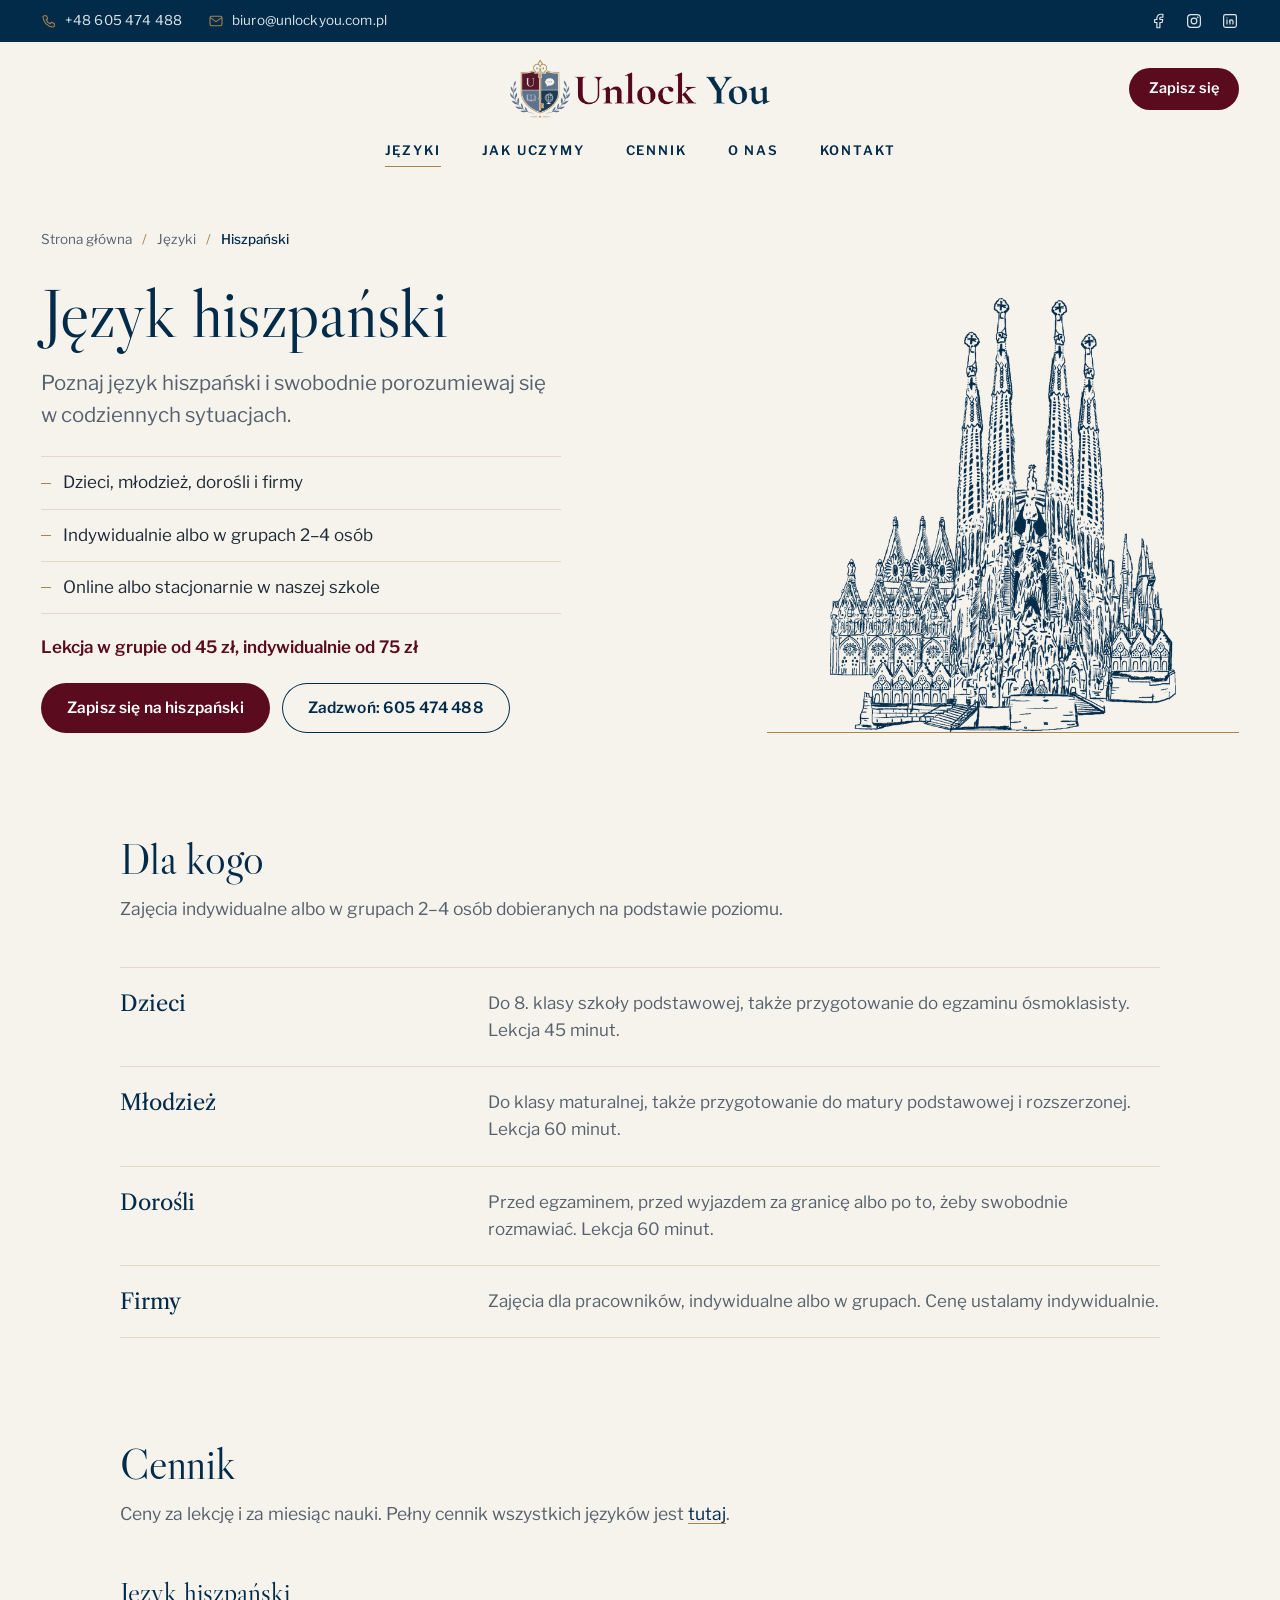
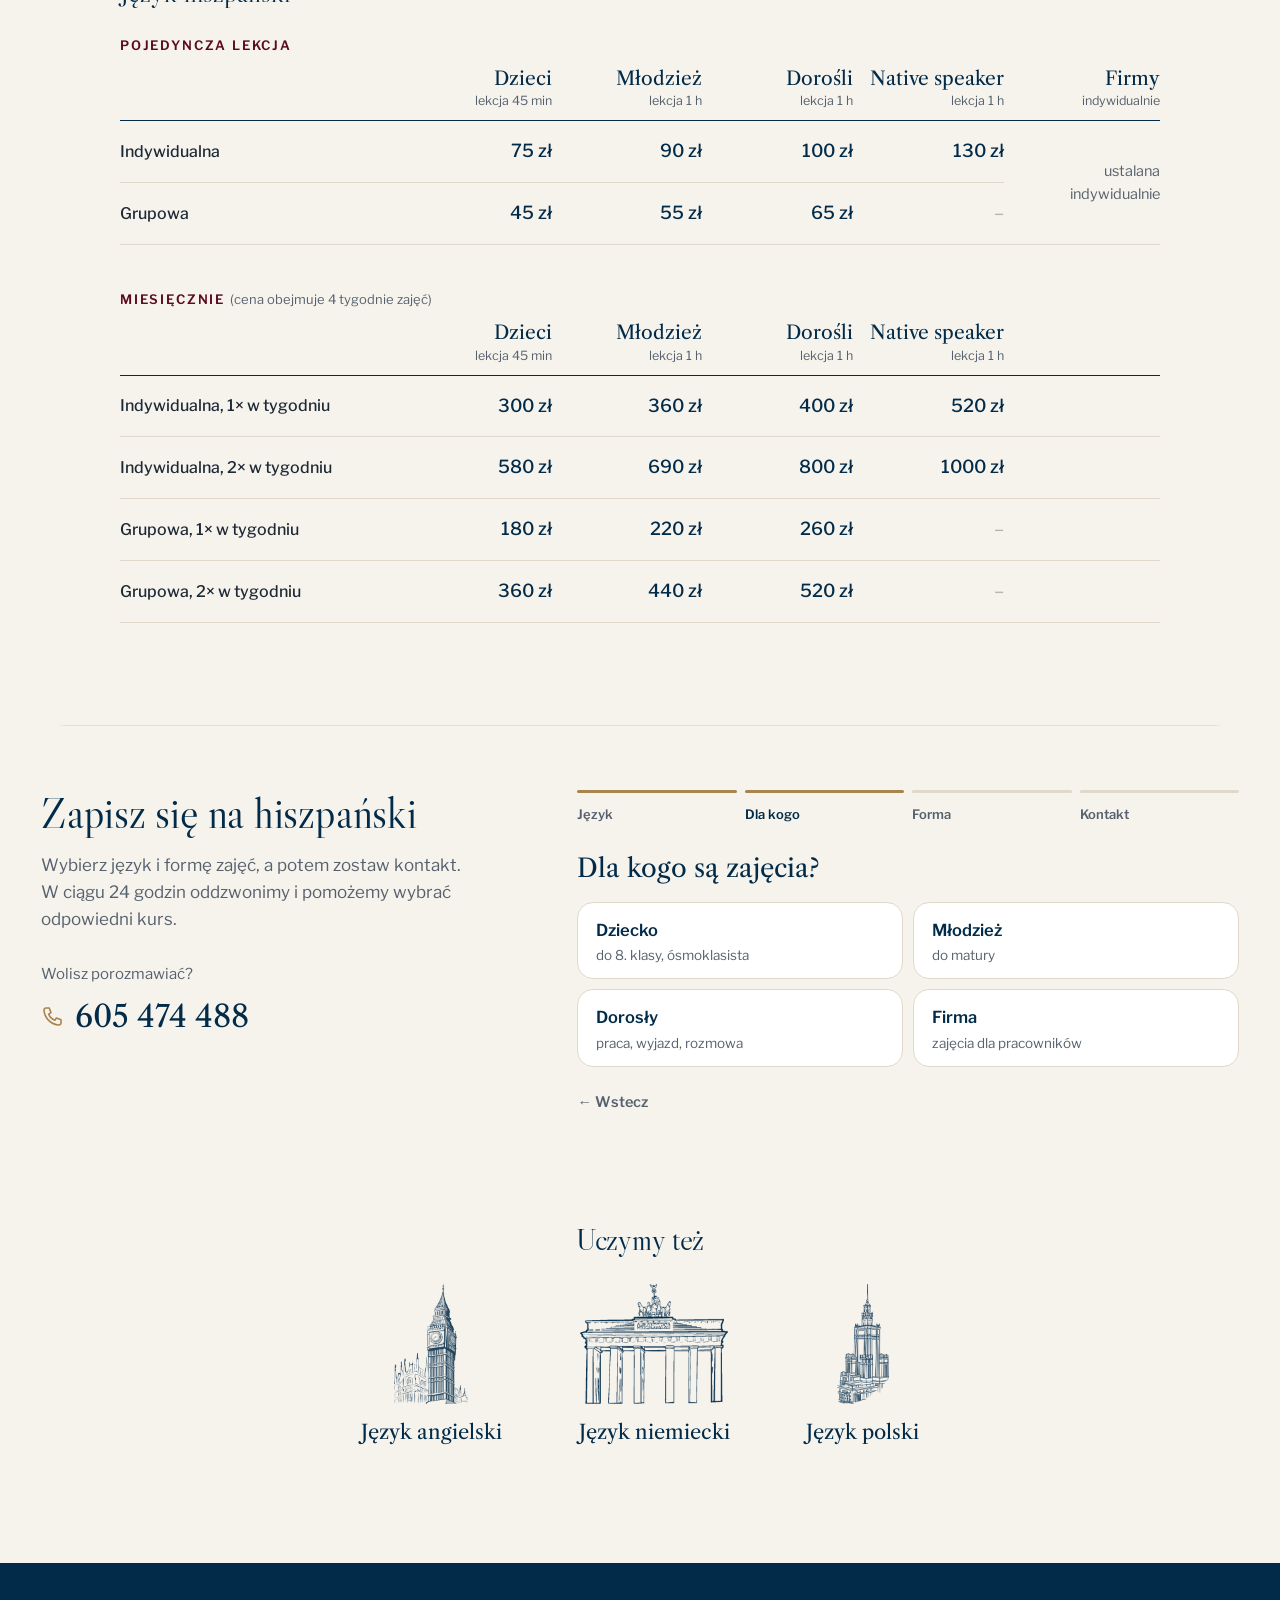
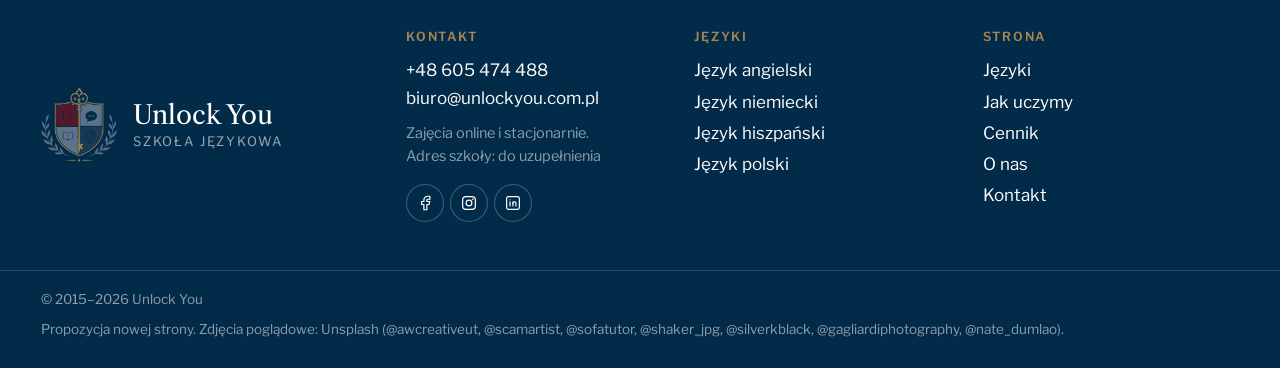
<file: jezyki/hiszpanski/index.html>
<!doctype html>
<html lang="pl">
<head>
<meta charset="utf-8">
<meta name="viewport" content="width=device-width, initial-scale=1">
<title>Kurs języka hiszpańskiego dla dzieci, młodzieży i&nbsp;dorosłych | Unlock You</title>
<meta name="description" content="Poznaj język hiszpański i swobodnie porozumiewaj się w codziennych sytuacjach. Lekcje w grupach 2–4 osób od 45 zł, indywidualnie od 75 zł. Online lub stacjonarnie.">
<meta name="theme-color" content="#022B49">
<meta name="robots" content="noindex, nofollow">  <!-- propozycja: usunąć przy wdrożeniu na unlockyou.com.pl -->
<script>document.documentElement.classList.add("js")</script>

<link rel="icon" href="../../img/ikona-32.png" sizes="32x32">
<link rel="apple-touch-icon" href="../../img/ikona-180.png">
<link rel="preconnect" href="https://fonts.googleapis.com">
<link rel="preconnect" href="https://fonts.gstatic.com" crossorigin>
<link href="https://fonts.googleapis.com/css2?family=Libre+Caslon+Display&family=Libre+Caslon+Text:ital,wght@0,400;0,700;1,400&family=Libre+Franklin:wght@400;500;600&display=swap" rel="stylesheet">
<link rel="stylesheet" href="../../style.css?v=2026-11-09r">
</head>
<body>

<a class="przeskocz" href="#tresc">Przejdź do treści</a>
<header class="naglowek">
  <div class="pasek-gora">
    <div class="pasek-gora__srodek">
      <div class="pasek-gora__kontakt">
        <a href="tel:+48605474488"><svg class="ikona" viewBox="0 0 24 24" aria-hidden="true" fill="none" stroke="currentColor" stroke-width="1.6" stroke-linecap="round" stroke-linejoin="round"><path d="M5 4h3.2l1.8 4.6-2.3 1.5a11 11 0 0 0 6.2 6.2l1.5-2.3L20 15.8V19a2 2 0 0 1-2.1 2A16 16 0 0 1 3 6.1 2 2 0 0 1 5 4z"/></svg><span>+48&nbsp;605&nbsp;474&nbsp;488</span></a>
        <a href="mailto:biuro@unlockyou.com.pl" aria-label="E-mail: biuro@unlockyou.com.pl"><svg class="ikona" viewBox="0 0 24 24" aria-hidden="true" fill="none" stroke="currentColor" stroke-width="1.6" stroke-linecap="round" stroke-linejoin="round"><rect x="3" y="5" width="18" height="14" rx="2.5"/><path d="m3.5 7 8.5 6 8.5-6"/></svg><span class="pasek-gora__mail">biuro@unlockyou.com.pl</span></a>
      </div>
      <div class="pasek-gora__social"><a href="https://www.facebook.com/profile.php?id=61592182378646" rel="noopener" aria-label="Facebook"><svg class="ikona" viewBox="0 0 24 24" aria-hidden="true" fill="none" stroke="currentColor" stroke-width="1.6" stroke-linecap="round" stroke-linejoin="round"><path d="M7.5 10v4h3v7h4v-7h3l.8-4h-3.8V8a1 1 0 0 1 1-1h3V3h-3a5 5 0 0 0-5 5v2z"/></svg></a><a href="https://www.instagram.com/unlockyou/" rel="noopener" aria-label="Instagram"><svg class="ikona" viewBox="0 0 24 24" aria-hidden="true" fill="none" stroke="currentColor" stroke-width="1.6" stroke-linecap="round" stroke-linejoin="round"><rect x="3.5" y="3.5" width="17" height="17" rx="4.5"/><circle cx="12" cy="12" r="3.8"/><circle cx="16.9" cy="7.1" r=".4" fill="currentColor"/></svg></a><a href="#" rel="noopener" aria-label="LinkedIn"><svg class="ikona" viewBox="0 0 24 24" aria-hidden="true" fill="none" stroke="currentColor" stroke-width="1.6" stroke-linecap="round" stroke-linejoin="round"><rect x="3.5" y="3.5" width="17" height="17" rx="2.5"/><path d="M8 10.5V16M8 7.8v.01M12 16v-5.5M16 16v-3.2a2.3 2.3 0 0 0-4.6 0"/></svg></a></div>
    </div>
  </div>
  <div class="naglowek__rzad">
    <span class="naglowek__lewa"></span>
    <a class="naglowek__logo" href="../../" aria-label="Unlock You – strona główna">
      <img src="../../img/logo.webp" alt="Unlock You" width="843" height="188">
    </a>
    <div class="naglowek__prawa">
      <a class="przycisk przycisk--maly" href="../../kontakt/#zapisy">Zapisz się</a>
      <button class="naglowek__burger" type="button" aria-expanded="false" aria-controls="menu">
        <span></span><span></span><span class="tylko-czytnik">Menu</span>
      </button>
    </div>
  </div>
  <nav class="menu" id="menu" aria-label="Menu główne">
    <div class="menu__linki">
      <a href="../../jezyki/" aria-current="page">Języki</a>
      <a href="../../nauka/">Jak uczymy</a>
      <a href="../../cennik/">Cennik</a>
      <a href="../../o-nas/">O&nbsp;nas</a>
      <a href="../../kontakt/">Kontakt</a>
    </div>
    <div class="menu__kontakt">
      <a href="tel:+48605474488">+48&nbsp;605&nbsp;474&nbsp;488</a>
      <a href="mailto:biuro@unlockyou.com.pl">biuro@unlockyou.com.pl</a>
      <a class="przycisk" href="../../kontakt/#zapisy">Zapisz się na zajęcia</a>
    </div>
  </nav>
</header>
<main id="tresc">
<section class="jezyk-glowa">
  <nav class="okruszki" aria-label="Jesteś tutaj"><a href="../../">Strona główna</a><span aria-hidden="true">/</span><a href="../../jezyki/">Języki</a><span aria-hidden="true">/</span><span aria-current="page">Hiszpański</span></nav>
  <div class="jezyk-glowa__siatka">
    <div class="jezyk-glowa__tekst">
      <h1>Język hiszpański</h1>
      <p class="wstep">Poznaj język hiszpański i&nbsp;swobodnie porozumiewaj się w&nbsp;codziennych sytuacjach.</p>
      <ul class="jezyk-glowa__fakty">
        <li>Dzieci, młodzież, dorośli i&nbsp;firmy</li>
        <li>Indywidualnie albo w&nbsp;grupach 2–⁠4&nbsp;osób</li>
        <li>Online albo stacjonarnie w&nbsp;naszej szkole</li>
      </ul>
      <p class="jezyk-glowa__cena">Lekcja w&nbsp;grupie od 45&nbsp;zł, indywidualnie od 75&nbsp;zł</p>
      <div class="przyciski">
        <a class="przycisk" href="#zapisy">Zapisz się na hiszpański</a>
        <a class="przycisk przycisk--obrys" href="tel:+48605474488">Zadzwoń: 605&nbsp;474&nbsp;488</a>
      </div>
    </div>
    <div class="jezyk-glowa__rysunek"><img src="../../img/rysunek-hiszpanski.webp" alt="Rysunek: Sagrada Família w Barcelonie" width="573" height="720"></div>
  </div>
</section>

<section class="sekcja sekcja--waska" aria-labelledby="dla-kogo-tytul">
  <div class="sekcja__glowa">
    <h2 id="dla-kogo-tytul">Dla kogo</h2>
    <p>Zajęcia indywidualne albo w&nbsp;grupach 2–⁠4&nbsp;osób dobieranych na podstawie poziomu.</p>
  </div>
  <dl class="rzedy">
      <div><dt>Dzieci</dt><dd>Do 8. klasy szkoły podstawowej, także przygotowanie do egzaminu ósmoklasisty. Lekcja 45&nbsp;minut.</dd></div>
      <div><dt>Młodzież</dt><dd>Do klasy maturalnej, także przygotowanie do matury podstawowej i&nbsp;rozszerzonej. Lekcja 60&nbsp;minut.</dd></div>
      <div><dt>Dorośli</dt><dd>Przed egzaminem, przed wyjazdem za granicę albo po to, żeby swobodnie rozmawiać. Lekcja 60&nbsp;minut.</dd></div>
      <div><dt>Firmy</dt><dd>Zajęcia dla pracowników, indywidualne albo w&nbsp;grupach. Cenę ustalamy indywidualnie.</dd></div>
    </dl>
</section>

<section class="sekcja sekcja--waska" aria-labelledby="cennik-tytul">
  <div class="sekcja__glowa">
    <h2 id="cennik-tytul">Cennik</h2>
    <p>Ceny za lekcję i&nbsp;za miesiąc nauki. Pełny cennik wszystkich języków jest <a href="../../cennik/">tutaj</a>.</p>
  </div>
  <div class="cennik">
    <h3 class="cennik__tytul">Język hiszpański</h3>
    <div class="cennik__tabele">
      <table class="tabela">
        <caption>Pojedyncza lekcja</caption>
        <colgroup><col class="tabela__k-nazwa"><col><col><col><col><col class="tabela__k-firmy"></colgroup>
        <thead><tr><td></td><th scope="col">Dzieci<span>lekcja 45&nbsp;min</span></th><th scope="col">Młodzież<span>lekcja 1&nbsp;h</span></th><th scope="col">Dorośli<span>lekcja 1&nbsp;h</span></th><th scope="col">Native speaker<span>lekcja 1&nbsp;h</span></th><th scope="col">Firmy<span>indywidualnie</span></th></tr></thead>
        <tbody><tr><th scope="row">Indywidualna</th><td>75&nbsp;zł</td><td>90&nbsp;zł</td><td>100&nbsp;zł</td><td>130&nbsp;zł</td><td class="tabela__firmy" rowspan="2">ustalana indywidualnie</td></tr><tr><th scope="row">Grupowa</th><td>45&nbsp;zł</td><td>55&nbsp;zł</td><td>65&nbsp;zł</td><td class="tabela__brak">–</td></tr></tbody>
      </table>
      <table class="tabela">
        <caption>Miesięcznie <span>(cena obejmuje 4 tygodnie zajęć)</span></caption>
        <colgroup><col class="tabela__k-nazwa"><col><col><col><col><col class="tabela__k-firmy"></colgroup>
        <thead><tr><td></td><th scope="col">Dzieci<span>lekcja 45&nbsp;min</span></th><th scope="col">Młodzież<span>lekcja 1&nbsp;h</span></th><th scope="col">Dorośli<span>lekcja 1&nbsp;h</span></th><th scope="col">Native speaker<span>lekcja 1&nbsp;h</span></th><td class="tabela__pusta"></td></tr></thead>
        <tbody><tr><th scope="row">Indywidualna, 1×&nbsp;w&nbsp;tygodniu</th><td>300&nbsp;zł</td><td>360&nbsp;zł</td><td>400&nbsp;zł</td><td>520&nbsp;zł</td><td class="tabela__pusta"></td></tr><tr><th scope="row">Indywidualna, 2×&nbsp;w&nbsp;tygodniu</th><td>580&nbsp;zł</td><td>690&nbsp;zł</td><td>800&nbsp;zł</td><td>1000&nbsp;zł</td><td class="tabela__pusta"></td></tr><tr><th scope="row">Grupowa, 1×&nbsp;w&nbsp;tygodniu</th><td>180&nbsp;zł</td><td>220&nbsp;zł</td><td>260&nbsp;zł</td><td class="tabela__brak">–</td><td class="tabela__pusta"></td></tr><tr><th scope="row">Grupowa, 2×&nbsp;w&nbsp;tygodniu</th><td>360&nbsp;zł</td><td>440&nbsp;zł</td><td>520&nbsp;zł</td><td class="tabela__brak">–</td><td class="tabela__pusta"></td></tr></tbody>
      </table>
    </div>
    <div class="cennik__telefon"><div class="cennik__grupa"><p class="cennik__kto">Dzieci<span>lekcja 45&nbsp;min</span></p><dl><div><dt>Lekcja indywidualna</dt><dd>75&nbsp;zł</dd></div><div><dt>Lekcja w&nbsp;grupie</dt><dd>45&nbsp;zł</dd></div><div><dt>Miesięcznie: indywidualna, 1×&nbsp;w&nbsp;tygodniu</dt><dd>300&nbsp;zł</dd></div><div><dt>Miesięcznie: indywidualna, 2×&nbsp;w&nbsp;tygodniu</dt><dd>580&nbsp;zł</dd></div><div><dt>Miesięcznie: grupowa, 1×&nbsp;w&nbsp;tygodniu</dt><dd>180&nbsp;zł</dd></div><div><dt>Miesięcznie: grupowa, 2×&nbsp;w&nbsp;tygodniu</dt><dd>360&nbsp;zł</dd></div></dl></div><div class="cennik__grupa"><p class="cennik__kto">Młodzież<span>lekcja 1&nbsp;h</span></p><dl><div><dt>Lekcja indywidualna</dt><dd>90&nbsp;zł</dd></div><div><dt>Lekcja w&nbsp;grupie</dt><dd>55&nbsp;zł</dd></div><div><dt>Miesięcznie: indywidualna, 1×&nbsp;w&nbsp;tygodniu</dt><dd>360&nbsp;zł</dd></div><div><dt>Miesięcznie: indywidualna, 2×&nbsp;w&nbsp;tygodniu</dt><dd>690&nbsp;zł</dd></div><div><dt>Miesięcznie: grupowa, 1×&nbsp;w&nbsp;tygodniu</dt><dd>220&nbsp;zł</dd></div><div><dt>Miesięcznie: grupowa, 2×&nbsp;w&nbsp;tygodniu</dt><dd>440&nbsp;zł</dd></div></dl></div><div class="cennik__grupa"><p class="cennik__kto">Dorośli<span>lekcja 1&nbsp;h</span></p><dl><div><dt>Lekcja indywidualna</dt><dd>100&nbsp;zł</dd></div><div><dt>Lekcja w&nbsp;grupie</dt><dd>65&nbsp;zł</dd></div><div><dt>Miesięcznie: indywidualna, 1×&nbsp;w&nbsp;tygodniu</dt><dd>400&nbsp;zł</dd></div><div><dt>Miesięcznie: indywidualna, 2×&nbsp;w&nbsp;tygodniu</dt><dd>800&nbsp;zł</dd></div><div><dt>Miesięcznie: grupowa, 1×&nbsp;w&nbsp;tygodniu</dt><dd>260&nbsp;zł</dd></div><div><dt>Miesięcznie: grupowa, 2×&nbsp;w&nbsp;tygodniu</dt><dd>520&nbsp;zł</dd></div></dl></div><div class="cennik__grupa"><p class="cennik__kto">Native speaker<span>lekcja 1&nbsp;h</span></p><dl><div><dt>Lekcja indywidualna</dt><dd>130&nbsp;zł</dd></div><div><dt>Miesięcznie: indywidualna, 1×&nbsp;w&nbsp;tygodniu</dt><dd>520&nbsp;zł</dd></div><div><dt>Miesięcznie: indywidualna, 2×&nbsp;w&nbsp;tygodniu</dt><dd>1000&nbsp;zł</dd></div></dl></div><div class="cennik__grupa"><p class="cennik__kto">Firmy</p><dl><div><dt>Lekcje indywidualne i&nbsp;grupowe</dt><dd>ustalana indywidualnie</dd></div></dl></div></div>
  </div>
</section>

<section class="zapisy" id="zapisy" aria-labelledby="zapisy-tytul">
  <div class="zapisy__srodek pojaw-blok">
    <div class="zapisy__tekst">
      <h2 id="zapisy-tytul">Zapisz się na&nbsp;hiszpański</h2>
      <p>Wybierz język i&nbsp;formę zajęć, a&nbsp;potem zostaw kontakt. W&nbsp;ciągu 24&nbsp;godzin oddzwonimy i&nbsp;pomożemy wybrać odpowiedni kurs.</p>
      <p class="zapisy__tel">Wolisz porozmawiać?<br><a href="tel:+48605474488"><svg class="ikona" viewBox="0 0 24 24" aria-hidden="true" fill="none" stroke="currentColor" stroke-width="1.6" stroke-linecap="round" stroke-linejoin="round"><path d="M5 4h3.2l1.8 4.6-2.3 1.5a11 11 0 0 0 6.2 6.2l1.5-2.3L20 15.8V19a2 2 0 0 1-2.1 2A16 16 0 0 1 3 6.1 2 2 0 0 1 5 4z"/></svg>605&nbsp;474&nbsp;488</a></p>
    </div>
    <form class="kroki-zapisu" action="#" method="post" novalidate data-jezyk="hiszpanski" data-cennik="../../cennik/">
      <ol class="kroki-zapisu__pasek" aria-hidden="true"><li>Język</li><li>Dla kogo</li><li>Forma</li><li>Kontakt</li></ol>
      <fieldset class="krok" data-krok="1">
        <legend>Którego języka chcesz się uczyć?</legend>
        <div class="opcje opcje--4">
          <label class="opcja opcja--jezyk"><input type="radio" name="jezyk" value="angielski"><span><img src="../../img/rysunek-angielski.webp" alt="" width="445" height="720" loading="lazy"><strong>Angielski</strong></span></label>
          <label class="opcja opcja--jezyk"><input type="radio" name="jezyk" value="niemiecki"><span><img src="../../img/rysunek-niemiecki.webp" alt="" width="884" height="720" loading="lazy"><strong>Niemiecki</strong></span></label>
          <label class="opcja opcja--jezyk"><input type="radio" name="jezyk" value="hiszpanski" checked><span><img src="../../img/rysunek-hiszpanski.webp" alt="" width="573" height="720" loading="lazy"><strong>Hiszpański</strong></span></label>
          <label class="opcja opcja--jezyk"><input type="radio" name="jezyk" value="polski"><span><img src="../../img/rysunek-polski.webp" alt="" width="311" height="720" loading="lazy"><strong>Polski</strong></span></label>
        </div>
      </fieldset>
      <fieldset class="krok" data-krok="2">
        <legend>Dla kogo są zajęcia?</legend>
        <div class="opcje opcje--2">
          <label class="opcja"><input type="radio" name="kto" value="dziecko"><span><strong>Dziecko</strong><small>do 8. klasy, ósmoklasista</small></span></label>
          <label class="opcja"><input type="radio" name="kto" value="mlodziez"><span><strong>Młodzież</strong><small>do matury</small></span></label>
          <label class="opcja"><input type="radio" name="kto" value="dorosly"><span><strong>Dorosły</strong><small>praca, wyjazd, rozmowa</small></span></label>
          <label class="opcja"><input type="radio" name="kto" value="firma"><span><strong>Firma</strong><small>zajęcia dla pracowników</small></span></label>
        </div>
      </fieldset>
      <fieldset class="krok" data-krok="3">
        <legend>Jak chcesz się uczyć?</legend>
        <div class="opcje opcje--2">
          <label class="opcja"><input type="radio" name="forma" value="indywidualnie"><span><strong>Indywidualnie</strong><small>jeden na jeden z&nbsp;lektorem</small></span></label>
          <label class="opcja"><input type="radio" name="forma" value="grupa"><span><strong>W&nbsp;grupie</strong><small>2–⁠4&nbsp;osoby na podobnym poziomie</small></span></label>
        </div>
        <p class="krok__pytanie">Gdzie?</p>
        <div class="opcje opcje--3">
          <label class="opcja opcja--mala"><input type="radio" name="miejsce" value="online"><span><strong>Online</strong></span></label>
          <label class="opcja opcja--mala"><input type="radio" name="miejsce" value="stacjonarnie"><span><strong>W&nbsp;szkole</strong></span></label>
          <label class="opcja opcja--mala"><input type="radio" name="miejsce" value="obojetnie"><span><strong>Obojętnie</strong></span></label>
        </div>
      </fieldset>
      <fieldset class="krok" data-krok="4">
        <legend>Zostaw kontakt, oddzwonimy w&nbsp;ciągu 24&nbsp;godzin</legend>
        <div class="krok__podsumowanie" aria-live="polite"></div>
        <div class="formularz">
          <div class="formularz__pole"><label for="f-imie">Imię</label><input id="f-imie" name="imie" autocomplete="given-name" required></div>
          <div class="formularz__pole"><label for="f-tel">Numer telefonu</label><input id="f-tel" name="telefon" type="tel" autocomplete="tel" inputmode="tel" required></div>
          <div class="formularz__pole formularz__pole--pelne"><label for="f-email">Adres e-mail <span>(opcjonalnie)</span></label><input id="f-email" name="email" type="email" autocomplete="email"></div>
          <div class="formularz__pole formularz__pole--pelne"><label for="f-wiadomosc">Coś jeszcze? <span>(opcjonalnie)</span></label><textarea id="f-wiadomosc" name="wiadomosc" rows="3" placeholder="Np. wiek dziecka, poziom, pasujące dni i godziny"></textarea></div>
          <p class="formularz__blad" role="alert" hidden></p>
          <div class="formularz__wyslij">
            <button class="przycisk" type="submit">Wyślij zgłoszenie</button>
            <p class="formularz__zgoda">Wysyłając zgłoszenie, zgadzasz się na kontakt w&nbsp;sprawie zajęć.</p>
          </div>
        </div>
      </fieldset>
      <div class="krok krok--gotowe" data-krok="5" role="status" hidden>
        <p class="krok__gotowe-tytul">Dziękujemy<span class="krok__imie"></span>!</p>
        <p>Oddzwonimy w&nbsp;ciągu 24&nbsp;godzin i&nbsp;pomożemy wybrać grupę oraz termin.</p>
        <div class="krok__podsumowanie"></div>
        <p class="formularz__podglad">To podgląd nowej strony: w&nbsp;tej wersji zgłoszenie nie jest jeszcze wysyłane.</p>
        <button type="button" class="link krok__od-nowa">Zapisz kolejną osobę</button>
      </div>
      <button type="button" class="krok__wstecz" hidden>← Wstecz</button>
    </form>
  </div>
</section>

<section class="sekcja inne" aria-labelledby="inne-tytul">
  <h2 id="inne-tytul" class="inne__tytul">Uczymy też</h2>
  <div class="inne__lista">
      <a class="inne__jezyk" href="../../jezyki/angielski/"><img src="../../img/rysunek-angielski.webp" alt="" width="445" height="720" loading="lazy"><span>Język angielski</span></a>
      <a class="inne__jezyk" href="../../jezyki/niemiecki/"><img src="../../img/rysunek-niemiecki.webp" alt="" width="884" height="720" loading="lazy"><span>Język niemiecki</span></a>
      <a class="inne__jezyk" href="../../jezyki/polski/"><img src="../../img/rysunek-polski.webp" alt="" width="311" height="720" loading="lazy"><span>Język polski</span></a>
  </div>
</section>
</main>
<footer class="stopka">
  <div class="stopka__srodek">
    <div class="stopka__herb">
      <img src="../../img/herb.png" alt="" width="512" height="494" loading="lazy">
      <p class="stopka__nazwa">Unlock You<span>Szkoła językowa</span></p>
    </div>
    <div class="stopka__kol">
      <p class="stopka__et">Kontakt</p>
      <p><a href="tel:+48605474488">+48&nbsp;605&nbsp;474&nbsp;488</a><br><a href="mailto:biuro@unlockyou.com.pl">biuro@unlockyou.com.pl</a></p>
      <p class="stopka__adres">Zajęcia online i&nbsp;stacjonarnie.<br>Adres szkoły: do uzupełnienia</p>
      <div class="stopka__social"><a href="https://www.facebook.com/profile.php?id=61592182378646" rel="noopener" aria-label="Facebook"><svg class="ikona" viewBox="0 0 24 24" aria-hidden="true" fill="none" stroke="currentColor" stroke-width="1.6" stroke-linecap="round" stroke-linejoin="round"><path d="M7.5 10v4h3v7h4v-7h3l.8-4h-3.8V8a1 1 0 0 1 1-1h3V3h-3a5 5 0 0 0-5 5v2z"/></svg></a><a href="https://www.instagram.com/unlockyou/" rel="noopener" aria-label="Instagram"><svg class="ikona" viewBox="0 0 24 24" aria-hidden="true" fill="none" stroke="currentColor" stroke-width="1.6" stroke-linecap="round" stroke-linejoin="round"><rect x="3.5" y="3.5" width="17" height="17" rx="4.5"/><circle cx="12" cy="12" r="3.8"/><circle cx="16.9" cy="7.1" r=".4" fill="currentColor"/></svg></a><a href="#" rel="noopener" aria-label="LinkedIn"><svg class="ikona" viewBox="0 0 24 24" aria-hidden="true" fill="none" stroke="currentColor" stroke-width="1.6" stroke-linecap="round" stroke-linejoin="round"><rect x="3.5" y="3.5" width="17" height="17" rx="2.5"/><path d="M8 10.5V16M8 7.8v.01M12 16v-5.5M16 16v-3.2a2.3 2.3 0 0 0-4.6 0"/></svg></a></div>
    </div>
    <div class="stopka__kol">
      <p class="stopka__et">Języki</p>
      <ul>
        <li><a href="../../jezyki/angielski/">Język angielski</a></li>
        <li><a href="../../jezyki/niemiecki/">Język niemiecki</a></li>
        <li><a href="../../jezyki/hiszpanski/">Język hiszpański</a></li>
        <li><a href="../../jezyki/polski/">Język polski</a></li>
      </ul>
    </div>
    <div class="stopka__kol">
      <p class="stopka__et">Strona</p>
      <ul>
        <li><a href="../../jezyki/">Języki</a></li>
        <li><a href="../../nauka/">Jak uczymy</a></li>
        <li><a href="../../cennik/">Cennik</a></li>
        <li><a href="../../o-nas/">O&nbsp;nas</a></li>
        <li><a href="../../kontakt/">Kontakt</a></li>
      </ul>
    </div>
  </div>
  <div class="stopka__dol">
    <p>© 2015–⁠2026 Unlock You</p>
    <p>Propozycja nowej strony. Zdjęcia poglądowe: Unsplash (@awcreativeut, @scamartist, @sofatutor, @shaker_jpg, @silverkblack, @gagliardiphotography, @nate_dumlao).</p>
  </div>
</footer>
<script src="../../vendor/lenis.min.js?v=1.1.18" defer></script>
<script src="../../script.js?v=2026-11-09r" defer></script>
</body>
</html>
</file>
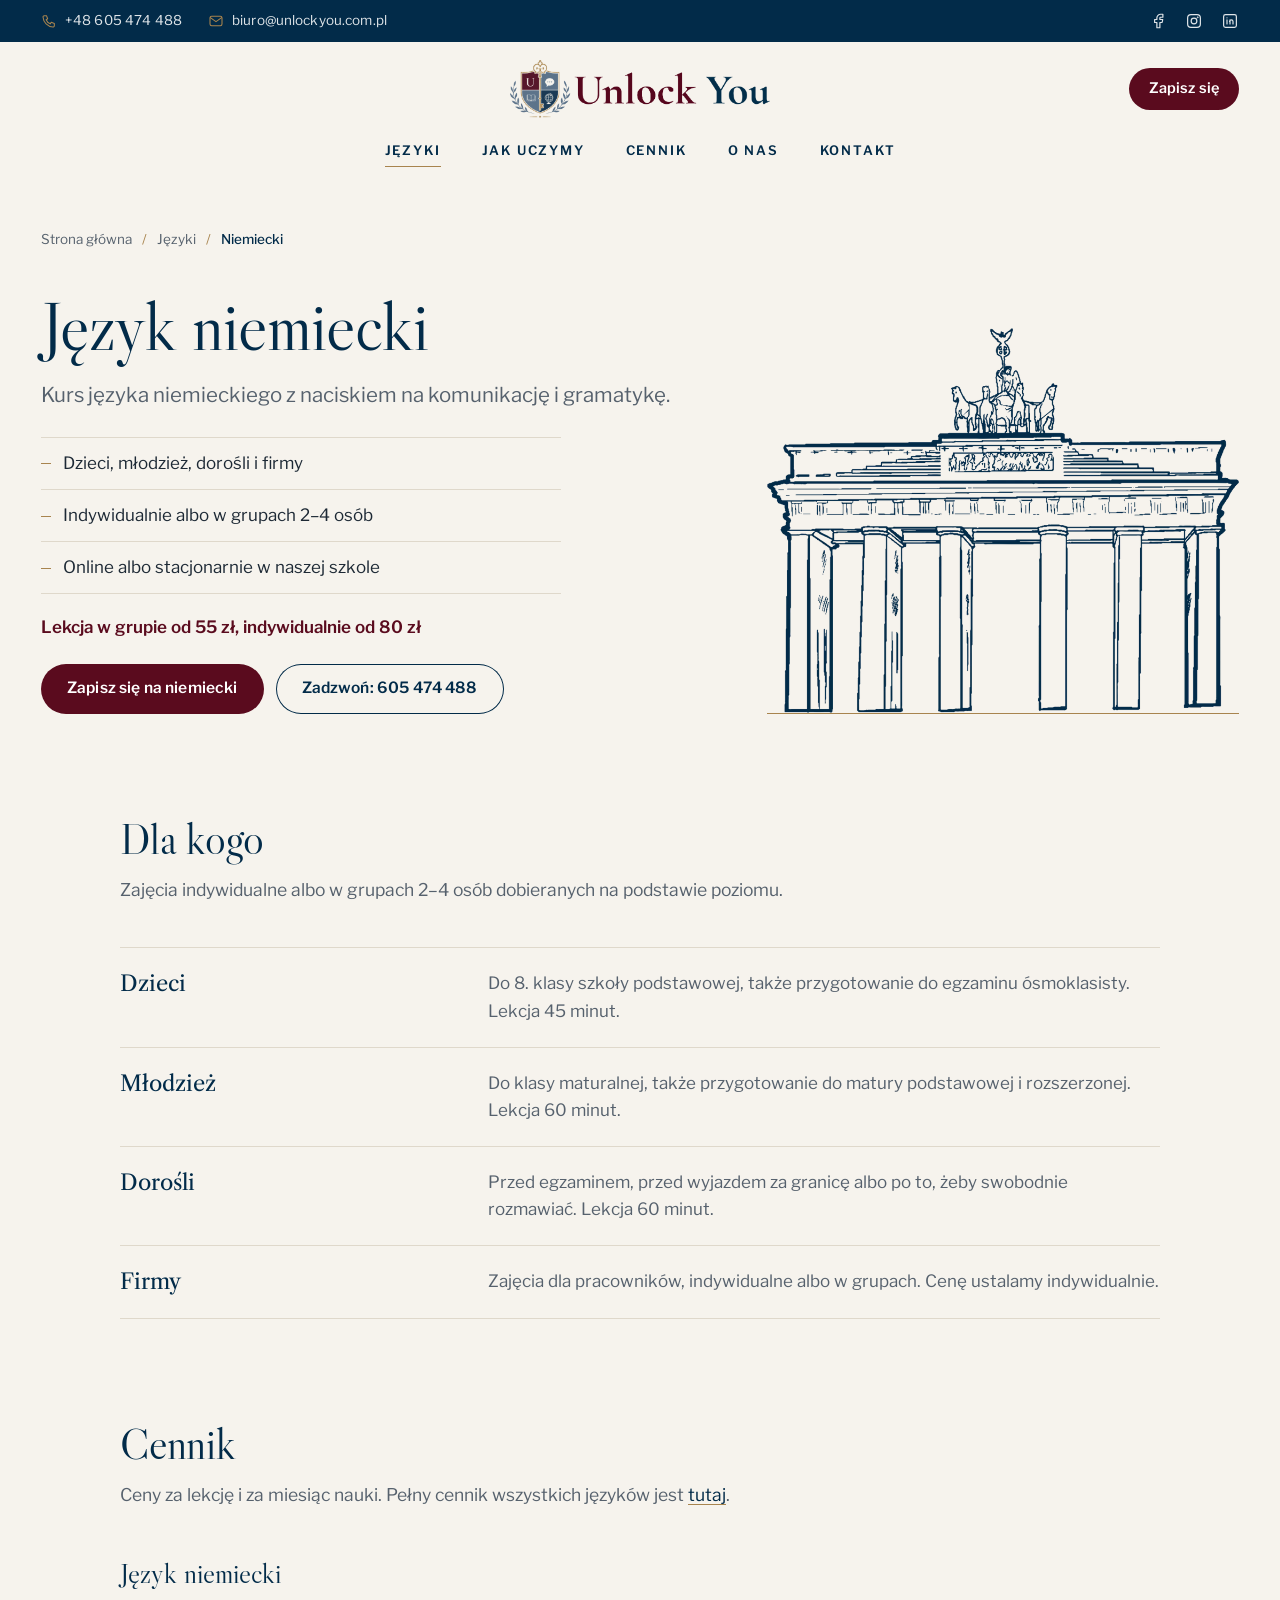
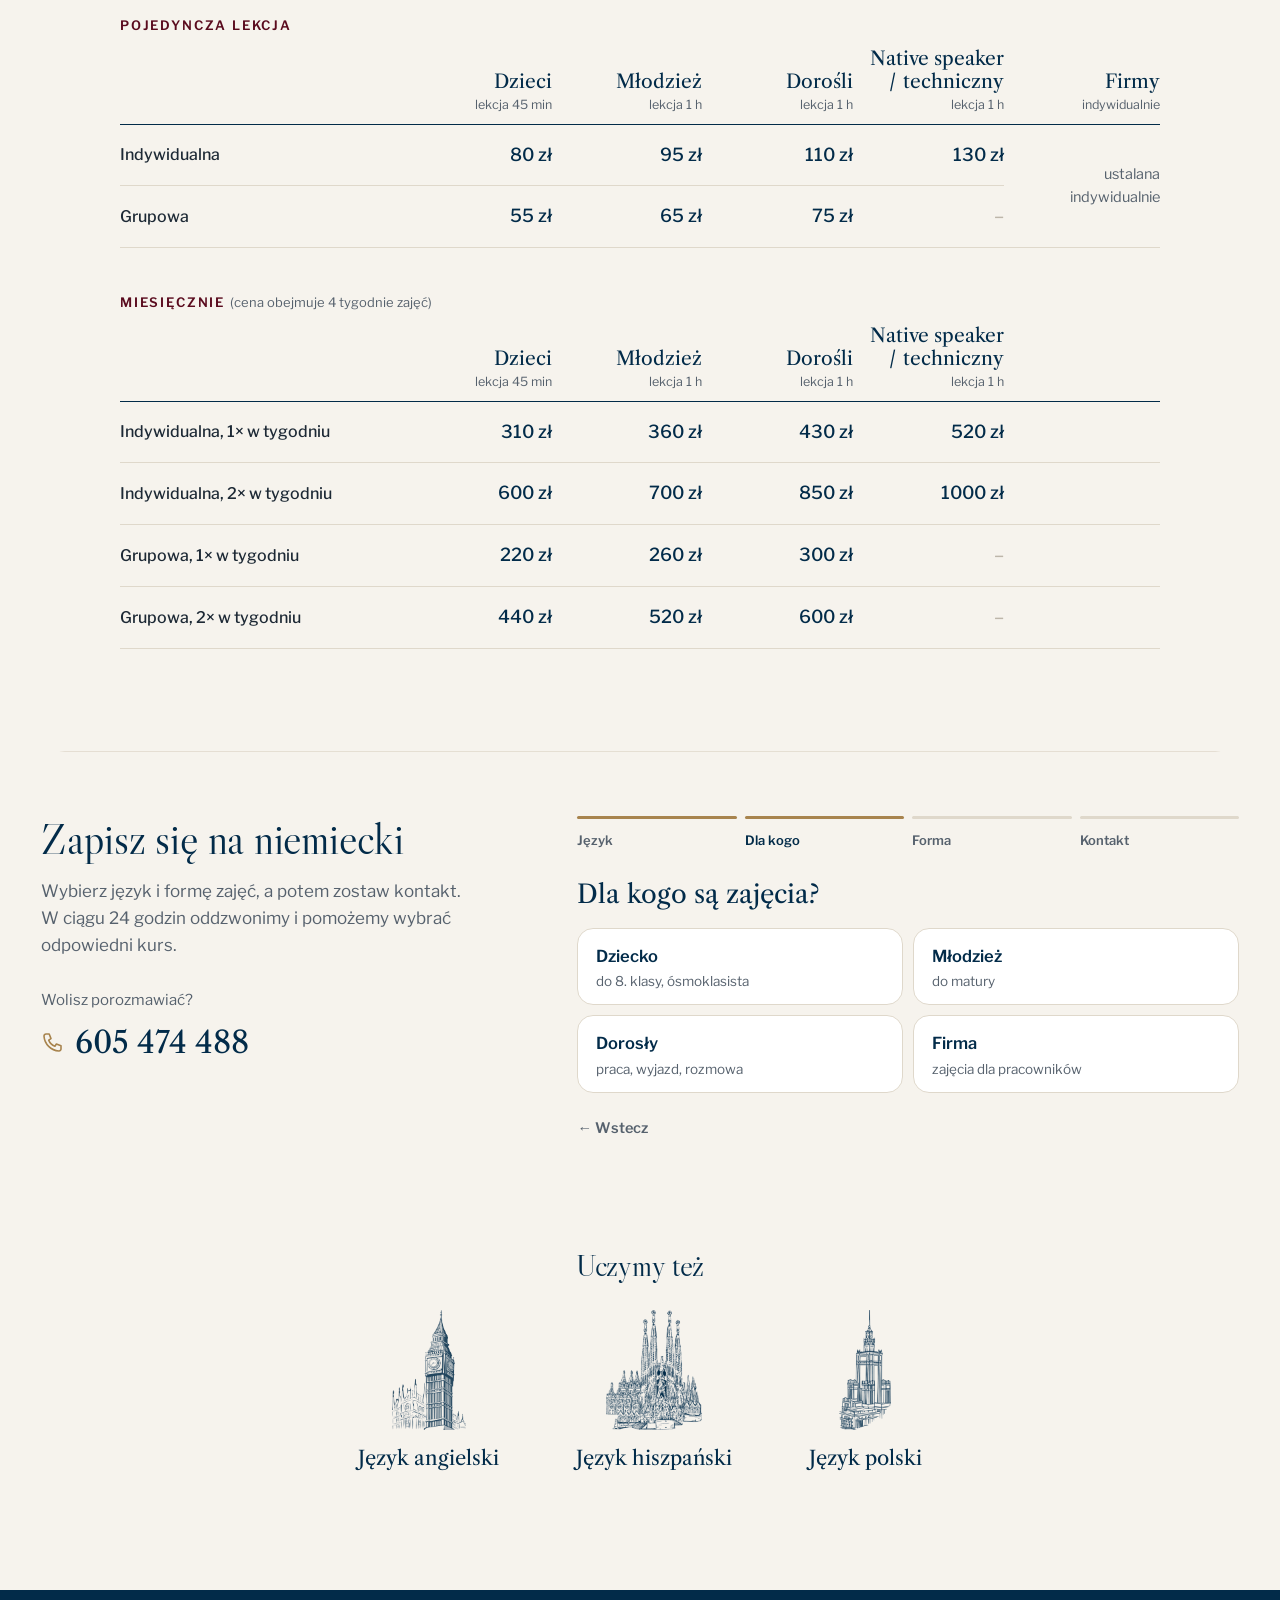
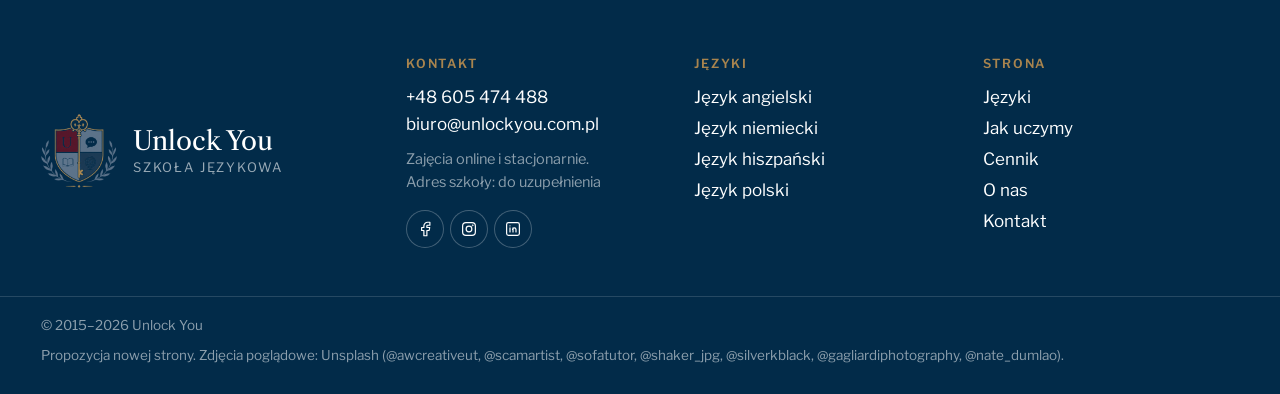
<file: jezyki/niemiecki/index.html>
<!doctype html>
<html lang="pl">
<head>
<meta charset="utf-8">
<meta name="viewport" content="width=device-width, initial-scale=1">
<title>Kurs języka niemieckiego dla dzieci, młodzieży i&nbsp;dorosłych | Unlock You</title>
<meta name="description" content="Kurs języka niemieckiego z naciskiem na komunikację i gramatykę. Lekcje w grupach 2–4 osób od 55 zł, indywidualnie od 80 zł. Online lub stacjonarnie.">
<meta name="theme-color" content="#022B49">
<meta name="robots" content="noindex, nofollow">  <!-- propozycja: usunąć przy wdrożeniu na unlockyou.com.pl -->
<script>document.documentElement.classList.add("js")</script>

<link rel="icon" href="../../img/ikona-32.png" sizes="32x32">
<link rel="apple-touch-icon" href="../../img/ikona-180.png">
<link rel="preconnect" href="https://fonts.googleapis.com">
<link rel="preconnect" href="https://fonts.gstatic.com" crossorigin>
<link href="https://fonts.googleapis.com/css2?family=Libre+Caslon+Display&family=Libre+Caslon+Text:ital,wght@0,400;0,700;1,400&family=Libre+Franklin:wght@400;500;600&display=swap" rel="stylesheet">
<link rel="stylesheet" href="../../style.css?v=2026-11-09r">
</head>
<body>

<a class="przeskocz" href="#tresc">Przejdź do treści</a>
<header class="naglowek">
  <div class="pasek-gora">
    <div class="pasek-gora__srodek">
      <div class="pasek-gora__kontakt">
        <a href="tel:+48605474488"><svg class="ikona" viewBox="0 0 24 24" aria-hidden="true" fill="none" stroke="currentColor" stroke-width="1.6" stroke-linecap="round" stroke-linejoin="round"><path d="M5 4h3.2l1.8 4.6-2.3 1.5a11 11 0 0 0 6.2 6.2l1.5-2.3L20 15.8V19a2 2 0 0 1-2.1 2A16 16 0 0 1 3 6.1 2 2 0 0 1 5 4z"/></svg><span>+48&nbsp;605&nbsp;474&nbsp;488</span></a>
        <a href="mailto:biuro@unlockyou.com.pl" aria-label="E-mail: biuro@unlockyou.com.pl"><svg class="ikona" viewBox="0 0 24 24" aria-hidden="true" fill="none" stroke="currentColor" stroke-width="1.6" stroke-linecap="round" stroke-linejoin="round"><rect x="3" y="5" width="18" height="14" rx="2.5"/><path d="m3.5 7 8.5 6 8.5-6"/></svg><span class="pasek-gora__mail">biuro@unlockyou.com.pl</span></a>
      </div>
      <div class="pasek-gora__social"><a href="https://www.facebook.com/profile.php?id=61592182378646" rel="noopener" aria-label="Facebook"><svg class="ikona" viewBox="0 0 24 24" aria-hidden="true" fill="none" stroke="currentColor" stroke-width="1.6" stroke-linecap="round" stroke-linejoin="round"><path d="M7.5 10v4h3v7h4v-7h3l.8-4h-3.8V8a1 1 0 0 1 1-1h3V3h-3a5 5 0 0 0-5 5v2z"/></svg></a><a href="https://www.instagram.com/unlockyou/" rel="noopener" aria-label="Instagram"><svg class="ikona" viewBox="0 0 24 24" aria-hidden="true" fill="none" stroke="currentColor" stroke-width="1.6" stroke-linecap="round" stroke-linejoin="round"><rect x="3.5" y="3.5" width="17" height="17" rx="4.5"/><circle cx="12" cy="12" r="3.8"/><circle cx="16.9" cy="7.1" r=".4" fill="currentColor"/></svg></a><a href="#" rel="noopener" aria-label="LinkedIn"><svg class="ikona" viewBox="0 0 24 24" aria-hidden="true" fill="none" stroke="currentColor" stroke-width="1.6" stroke-linecap="round" stroke-linejoin="round"><rect x="3.5" y="3.5" width="17" height="17" rx="2.5"/><path d="M8 10.5V16M8 7.8v.01M12 16v-5.5M16 16v-3.2a2.3 2.3 0 0 0-4.6 0"/></svg></a></div>
    </div>
  </div>
  <div class="naglowek__rzad">
    <span class="naglowek__lewa"></span>
    <a class="naglowek__logo" href="../../" aria-label="Unlock You – strona główna">
      <img src="../../img/logo.webp" alt="Unlock You" width="843" height="188">
    </a>
    <div class="naglowek__prawa">
      <a class="przycisk przycisk--maly" href="../../kontakt/#zapisy">Zapisz się</a>
      <button class="naglowek__burger" type="button" aria-expanded="false" aria-controls="menu">
        <span></span><span></span><span class="tylko-czytnik">Menu</span>
      </button>
    </div>
  </div>
  <nav class="menu" id="menu" aria-label="Menu główne">
    <div class="menu__linki">
      <a href="../../jezyki/" aria-current="page">Języki</a>
      <a href="../../nauka/">Jak uczymy</a>
      <a href="../../cennik/">Cennik</a>
      <a href="../../o-nas/">O&nbsp;nas</a>
      <a href="../../kontakt/">Kontakt</a>
    </div>
    <div class="menu__kontakt">
      <a href="tel:+48605474488">+48&nbsp;605&nbsp;474&nbsp;488</a>
      <a href="mailto:biuro@unlockyou.com.pl">biuro@unlockyou.com.pl</a>
      <a class="przycisk" href="../../kontakt/#zapisy">Zapisz się na zajęcia</a>
    </div>
  </nav>
</header>
<main id="tresc">
<section class="jezyk-glowa">
  <nav class="okruszki" aria-label="Jesteś tutaj"><a href="../../">Strona główna</a><span aria-hidden="true">/</span><a href="../../jezyki/">Języki</a><span aria-hidden="true">/</span><span aria-current="page">Niemiecki</span></nav>
  <div class="jezyk-glowa__siatka">
    <div class="jezyk-glowa__tekst">
      <h1>Język niemiecki</h1>
      <p class="wstep">Kurs języka niemieckiego z&nbsp;naciskiem na komunikację i&nbsp;gramatykę.</p>
      <ul class="jezyk-glowa__fakty">
        <li>Dzieci, młodzież, dorośli i&nbsp;firmy</li>
        <li>Indywidualnie albo w&nbsp;grupach 2–⁠4&nbsp;osób</li>
        <li>Online albo stacjonarnie w&nbsp;naszej szkole</li>
      </ul>
      <p class="jezyk-glowa__cena">Lekcja w&nbsp;grupie od 55&nbsp;zł, indywidualnie od 80&nbsp;zł</p>
      <div class="przyciski">
        <a class="przycisk" href="#zapisy">Zapisz się na niemiecki</a>
        <a class="przycisk przycisk--obrys" href="tel:+48605474488">Zadzwoń: 605&nbsp;474&nbsp;488</a>
      </div>
    </div>
    <div class="jezyk-glowa__rysunek"><img src="../../img/rysunek-niemiecki.webp" alt="Rysunek: Brama Brandenburska w Berlinie" width="884" height="720"></div>
  </div>
</section>

<section class="sekcja sekcja--waska" aria-labelledby="dla-kogo-tytul">
  <div class="sekcja__glowa">
    <h2 id="dla-kogo-tytul">Dla kogo</h2>
    <p>Zajęcia indywidualne albo w&nbsp;grupach 2–⁠4&nbsp;osób dobieranych na podstawie poziomu.</p>
  </div>
  <dl class="rzedy">
      <div><dt>Dzieci</dt><dd>Do 8. klasy szkoły podstawowej, także przygotowanie do egzaminu ósmoklasisty. Lekcja 45&nbsp;minut.</dd></div>
      <div><dt>Młodzież</dt><dd>Do klasy maturalnej, także przygotowanie do matury podstawowej i&nbsp;rozszerzonej. Lekcja 60&nbsp;minut.</dd></div>
      <div><dt>Dorośli</dt><dd>Przed egzaminem, przed wyjazdem za granicę albo po to, żeby swobodnie rozmawiać. Lekcja 60&nbsp;minut.</dd></div>
      <div><dt>Firmy</dt><dd>Zajęcia dla pracowników, indywidualne albo w&nbsp;grupach. Cenę ustalamy indywidualnie.</dd></div>
    </dl>
</section>

<section class="sekcja sekcja--waska" aria-labelledby="cennik-tytul">
  <div class="sekcja__glowa">
    <h2 id="cennik-tytul">Cennik</h2>
    <p>Ceny za lekcję i&nbsp;za miesiąc nauki. Pełny cennik wszystkich języków jest <a href="../../cennik/">tutaj</a>.</p>
  </div>
  <div class="cennik">
    <h3 class="cennik__tytul">Język niemiecki</h3>
    <div class="cennik__tabele">
      <table class="tabela">
        <caption>Pojedyncza lekcja</caption>
        <colgroup><col class="tabela__k-nazwa"><col><col><col><col><col class="tabela__k-firmy"></colgroup>
        <thead><tr><td></td><th scope="col">Dzieci<span>lekcja 45&nbsp;min</span></th><th scope="col">Młodzież<span>lekcja 1&nbsp;h</span></th><th scope="col">Dorośli<span>lekcja 1&nbsp;h</span></th><th scope="col">Native speaker / techniczny<span>lekcja 1&nbsp;h</span></th><th scope="col">Firmy<span>indywidualnie</span></th></tr></thead>
        <tbody><tr><th scope="row">Indywidualna</th><td>80&nbsp;zł</td><td>95&nbsp;zł</td><td>110&nbsp;zł</td><td>130&nbsp;zł</td><td class="tabela__firmy" rowspan="2">ustalana indywidualnie</td></tr><tr><th scope="row">Grupowa</th><td>55&nbsp;zł</td><td>65&nbsp;zł</td><td>75&nbsp;zł</td><td class="tabela__brak">–</td></tr></tbody>
      </table>
      <table class="tabela">
        <caption>Miesięcznie <span>(cena obejmuje 4 tygodnie zajęć)</span></caption>
        <colgroup><col class="tabela__k-nazwa"><col><col><col><col><col class="tabela__k-firmy"></colgroup>
        <thead><tr><td></td><th scope="col">Dzieci<span>lekcja 45&nbsp;min</span></th><th scope="col">Młodzież<span>lekcja 1&nbsp;h</span></th><th scope="col">Dorośli<span>lekcja 1&nbsp;h</span></th><th scope="col">Native speaker / techniczny<span>lekcja 1&nbsp;h</span></th><td class="tabela__pusta"></td></tr></thead>
        <tbody><tr><th scope="row">Indywidualna, 1×&nbsp;w&nbsp;tygodniu</th><td>310&nbsp;zł</td><td>360&nbsp;zł</td><td>430&nbsp;zł</td><td>520&nbsp;zł</td><td class="tabela__pusta"></td></tr><tr><th scope="row">Indywidualna, 2×&nbsp;w&nbsp;tygodniu</th><td>600&nbsp;zł</td><td>700&nbsp;zł</td><td>850&nbsp;zł</td><td>1000&nbsp;zł</td><td class="tabela__pusta"></td></tr><tr><th scope="row">Grupowa, 1×&nbsp;w&nbsp;tygodniu</th><td>220&nbsp;zł</td><td>260&nbsp;zł</td><td>300&nbsp;zł</td><td class="tabela__brak">–</td><td class="tabela__pusta"></td></tr><tr><th scope="row">Grupowa, 2×&nbsp;w&nbsp;tygodniu</th><td>440&nbsp;zł</td><td>520&nbsp;zł</td><td>600&nbsp;zł</td><td class="tabela__brak">–</td><td class="tabela__pusta"></td></tr></tbody>
      </table>
    </div>
    <div class="cennik__telefon"><div class="cennik__grupa"><p class="cennik__kto">Dzieci<span>lekcja 45&nbsp;min</span></p><dl><div><dt>Lekcja indywidualna</dt><dd>80&nbsp;zł</dd></div><div><dt>Lekcja w&nbsp;grupie</dt><dd>55&nbsp;zł</dd></div><div><dt>Miesięcznie: indywidualna, 1×&nbsp;w&nbsp;tygodniu</dt><dd>310&nbsp;zł</dd></div><div><dt>Miesięcznie: indywidualna, 2×&nbsp;w&nbsp;tygodniu</dt><dd>600&nbsp;zł</dd></div><div><dt>Miesięcznie: grupowa, 1×&nbsp;w&nbsp;tygodniu</dt><dd>220&nbsp;zł</dd></div><div><dt>Miesięcznie: grupowa, 2×&nbsp;w&nbsp;tygodniu</dt><dd>440&nbsp;zł</dd></div></dl></div><div class="cennik__grupa"><p class="cennik__kto">Młodzież<span>lekcja 1&nbsp;h</span></p><dl><div><dt>Lekcja indywidualna</dt><dd>95&nbsp;zł</dd></div><div><dt>Lekcja w&nbsp;grupie</dt><dd>65&nbsp;zł</dd></div><div><dt>Miesięcznie: indywidualna, 1×&nbsp;w&nbsp;tygodniu</dt><dd>360&nbsp;zł</dd></div><div><dt>Miesięcznie: indywidualna, 2×&nbsp;w&nbsp;tygodniu</dt><dd>700&nbsp;zł</dd></div><div><dt>Miesięcznie: grupowa, 1×&nbsp;w&nbsp;tygodniu</dt><dd>260&nbsp;zł</dd></div><div><dt>Miesięcznie: grupowa, 2×&nbsp;w&nbsp;tygodniu</dt><dd>520&nbsp;zł</dd></div></dl></div><div class="cennik__grupa"><p class="cennik__kto">Dorośli<span>lekcja 1&nbsp;h</span></p><dl><div><dt>Lekcja indywidualna</dt><dd>110&nbsp;zł</dd></div><div><dt>Lekcja w&nbsp;grupie</dt><dd>75&nbsp;zł</dd></div><div><dt>Miesięcznie: indywidualna, 1×&nbsp;w&nbsp;tygodniu</dt><dd>430&nbsp;zł</dd></div><div><dt>Miesięcznie: indywidualna, 2×&nbsp;w&nbsp;tygodniu</dt><dd>850&nbsp;zł</dd></div><div><dt>Miesięcznie: grupowa, 1×&nbsp;w&nbsp;tygodniu</dt><dd>300&nbsp;zł</dd></div><div><dt>Miesięcznie: grupowa, 2×&nbsp;w&nbsp;tygodniu</dt><dd>600&nbsp;zł</dd></div></dl></div><div class="cennik__grupa"><p class="cennik__kto">Native speaker / techniczny<span>lekcja 1&nbsp;h</span></p><dl><div><dt>Lekcja indywidualna</dt><dd>130&nbsp;zł</dd></div><div><dt>Miesięcznie: indywidualna, 1×&nbsp;w&nbsp;tygodniu</dt><dd>520&nbsp;zł</dd></div><div><dt>Miesięcznie: indywidualna, 2×&nbsp;w&nbsp;tygodniu</dt><dd>1000&nbsp;zł</dd></div></dl></div><div class="cennik__grupa"><p class="cennik__kto">Firmy</p><dl><div><dt>Lekcje indywidualne i&nbsp;grupowe</dt><dd>ustalana indywidualnie</dd></div></dl></div></div>
  </div>
</section>

<section class="zapisy" id="zapisy" aria-labelledby="zapisy-tytul">
  <div class="zapisy__srodek pojaw-blok">
    <div class="zapisy__tekst">
      <h2 id="zapisy-tytul">Zapisz się na&nbsp;niemiecki</h2>
      <p>Wybierz język i&nbsp;formę zajęć, a&nbsp;potem zostaw kontakt. W&nbsp;ciągu 24&nbsp;godzin oddzwonimy i&nbsp;pomożemy wybrać odpowiedni kurs.</p>
      <p class="zapisy__tel">Wolisz porozmawiać?<br><a href="tel:+48605474488"><svg class="ikona" viewBox="0 0 24 24" aria-hidden="true" fill="none" stroke="currentColor" stroke-width="1.6" stroke-linecap="round" stroke-linejoin="round"><path d="M5 4h3.2l1.8 4.6-2.3 1.5a11 11 0 0 0 6.2 6.2l1.5-2.3L20 15.8V19a2 2 0 0 1-2.1 2A16 16 0 0 1 3 6.1 2 2 0 0 1 5 4z"/></svg>605&nbsp;474&nbsp;488</a></p>
    </div>
    <form class="kroki-zapisu" action="#" method="post" novalidate data-jezyk="niemiecki" data-cennik="../../cennik/">
      <ol class="kroki-zapisu__pasek" aria-hidden="true"><li>Język</li><li>Dla kogo</li><li>Forma</li><li>Kontakt</li></ol>
      <fieldset class="krok" data-krok="1">
        <legend>Którego języka chcesz się uczyć?</legend>
        <div class="opcje opcje--4">
          <label class="opcja opcja--jezyk"><input type="radio" name="jezyk" value="angielski"><span><img src="../../img/rysunek-angielski.webp" alt="" width="445" height="720" loading="lazy"><strong>Angielski</strong></span></label>
          <label class="opcja opcja--jezyk"><input type="radio" name="jezyk" value="niemiecki" checked><span><img src="../../img/rysunek-niemiecki.webp" alt="" width="884" height="720" loading="lazy"><strong>Niemiecki</strong></span></label>
          <label class="opcja opcja--jezyk"><input type="radio" name="jezyk" value="hiszpanski"><span><img src="../../img/rysunek-hiszpanski.webp" alt="" width="573" height="720" loading="lazy"><strong>Hiszpański</strong></span></label>
          <label class="opcja opcja--jezyk"><input type="radio" name="jezyk" value="polski"><span><img src="../../img/rysunek-polski.webp" alt="" width="311" height="720" loading="lazy"><strong>Polski</strong></span></label>
        </div>
      </fieldset>
      <fieldset class="krok" data-krok="2">
        <legend>Dla kogo są zajęcia?</legend>
        <div class="opcje opcje--2">
          <label class="opcja"><input type="radio" name="kto" value="dziecko"><span><strong>Dziecko</strong><small>do 8. klasy, ósmoklasista</small></span></label>
          <label class="opcja"><input type="radio" name="kto" value="mlodziez"><span><strong>Młodzież</strong><small>do matury</small></span></label>
          <label class="opcja"><input type="radio" name="kto" value="dorosly"><span><strong>Dorosły</strong><small>praca, wyjazd, rozmowa</small></span></label>
          <label class="opcja"><input type="radio" name="kto" value="firma"><span><strong>Firma</strong><small>zajęcia dla pracowników</small></span></label>
        </div>
      </fieldset>
      <fieldset class="krok" data-krok="3">
        <legend>Jak chcesz się uczyć?</legend>
        <div class="opcje opcje--2">
          <label class="opcja"><input type="radio" name="forma" value="indywidualnie"><span><strong>Indywidualnie</strong><small>jeden na jeden z&nbsp;lektorem</small></span></label>
          <label class="opcja"><input type="radio" name="forma" value="grupa"><span><strong>W&nbsp;grupie</strong><small>2–⁠4&nbsp;osoby na podobnym poziomie</small></span></label>
        </div>
        <p class="krok__pytanie">Gdzie?</p>
        <div class="opcje opcje--3">
          <label class="opcja opcja--mala"><input type="radio" name="miejsce" value="online"><span><strong>Online</strong></span></label>
          <label class="opcja opcja--mala"><input type="radio" name="miejsce" value="stacjonarnie"><span><strong>W&nbsp;szkole</strong></span></label>
          <label class="opcja opcja--mala"><input type="radio" name="miejsce" value="obojetnie"><span><strong>Obojętnie</strong></span></label>
        </div>
      </fieldset>
      <fieldset class="krok" data-krok="4">
        <legend>Zostaw kontakt, oddzwonimy w&nbsp;ciągu 24&nbsp;godzin</legend>
        <div class="krok__podsumowanie" aria-live="polite"></div>
        <div class="formularz">
          <div class="formularz__pole"><label for="f-imie">Imię</label><input id="f-imie" name="imie" autocomplete="given-name" required></div>
          <div class="formularz__pole"><label for="f-tel">Numer telefonu</label><input id="f-tel" name="telefon" type="tel" autocomplete="tel" inputmode="tel" required></div>
          <div class="formularz__pole formularz__pole--pelne"><label for="f-email">Adres e-mail <span>(opcjonalnie)</span></label><input id="f-email" name="email" type="email" autocomplete="email"></div>
          <div class="formularz__pole formularz__pole--pelne"><label for="f-wiadomosc">Coś jeszcze? <span>(opcjonalnie)</span></label><textarea id="f-wiadomosc" name="wiadomosc" rows="3" placeholder="Np. wiek dziecka, poziom, pasujące dni i godziny"></textarea></div>
          <p class="formularz__blad" role="alert" hidden></p>
          <div class="formularz__wyslij">
            <button class="przycisk" type="submit">Wyślij zgłoszenie</button>
            <p class="formularz__zgoda">Wysyłając zgłoszenie, zgadzasz się na kontakt w&nbsp;sprawie zajęć.</p>
          </div>
        </div>
      </fieldset>
      <div class="krok krok--gotowe" data-krok="5" role="status" hidden>
        <p class="krok__gotowe-tytul">Dziękujemy<span class="krok__imie"></span>!</p>
        <p>Oddzwonimy w&nbsp;ciągu 24&nbsp;godzin i&nbsp;pomożemy wybrać grupę oraz termin.</p>
        <div class="krok__podsumowanie"></div>
        <p class="formularz__podglad">To podgląd nowej strony: w&nbsp;tej wersji zgłoszenie nie jest jeszcze wysyłane.</p>
        <button type="button" class="link krok__od-nowa">Zapisz kolejną osobę</button>
      </div>
      <button type="button" class="krok__wstecz" hidden>← Wstecz</button>
    </form>
  </div>
</section>

<section class="sekcja inne" aria-labelledby="inne-tytul">
  <h2 id="inne-tytul" class="inne__tytul">Uczymy też</h2>
  <div class="inne__lista">
      <a class="inne__jezyk" href="../../jezyki/angielski/"><img src="../../img/rysunek-angielski.webp" alt="" width="445" height="720" loading="lazy"><span>Język angielski</span></a>
      <a class="inne__jezyk" href="../../jezyki/hiszpanski/"><img src="../../img/rysunek-hiszpanski.webp" alt="" width="573" height="720" loading="lazy"><span>Język hiszpański</span></a>
      <a class="inne__jezyk" href="../../jezyki/polski/"><img src="../../img/rysunek-polski.webp" alt="" width="311" height="720" loading="lazy"><span>Język polski</span></a>
  </div>
</section>
</main>
<footer class="stopka">
  <div class="stopka__srodek">
    <div class="stopka__herb">
      <img src="../../img/herb.png" alt="" width="512" height="494" loading="lazy">
      <p class="stopka__nazwa">Unlock You<span>Szkoła językowa</span></p>
    </div>
    <div class="stopka__kol">
      <p class="stopka__et">Kontakt</p>
      <p><a href="tel:+48605474488">+48&nbsp;605&nbsp;474&nbsp;488</a><br><a href="mailto:biuro@unlockyou.com.pl">biuro@unlockyou.com.pl</a></p>
      <p class="stopka__adres">Zajęcia online i&nbsp;stacjonarnie.<br>Adres szkoły: do uzupełnienia</p>
      <div class="stopka__social"><a href="https://www.facebook.com/profile.php?id=61592182378646" rel="noopener" aria-label="Facebook"><svg class="ikona" viewBox="0 0 24 24" aria-hidden="true" fill="none" stroke="currentColor" stroke-width="1.6" stroke-linecap="round" stroke-linejoin="round"><path d="M7.5 10v4h3v7h4v-7h3l.8-4h-3.8V8a1 1 0 0 1 1-1h3V3h-3a5 5 0 0 0-5 5v2z"/></svg></a><a href="https://www.instagram.com/unlockyou/" rel="noopener" aria-label="Instagram"><svg class="ikona" viewBox="0 0 24 24" aria-hidden="true" fill="none" stroke="currentColor" stroke-width="1.6" stroke-linecap="round" stroke-linejoin="round"><rect x="3.5" y="3.5" width="17" height="17" rx="4.5"/><circle cx="12" cy="12" r="3.8"/><circle cx="16.9" cy="7.1" r=".4" fill="currentColor"/></svg></a><a href="#" rel="noopener" aria-label="LinkedIn"><svg class="ikona" viewBox="0 0 24 24" aria-hidden="true" fill="none" stroke="currentColor" stroke-width="1.6" stroke-linecap="round" stroke-linejoin="round"><rect x="3.5" y="3.5" width="17" height="17" rx="2.5"/><path d="M8 10.5V16M8 7.8v.01M12 16v-5.5M16 16v-3.2a2.3 2.3 0 0 0-4.6 0"/></svg></a></div>
    </div>
    <div class="stopka__kol">
      <p class="stopka__et">Języki</p>
      <ul>
        <li><a href="../../jezyki/angielski/">Język angielski</a></li>
        <li><a href="../../jezyki/niemiecki/">Język niemiecki</a></li>
        <li><a href="../../jezyki/hiszpanski/">Język hiszpański</a></li>
        <li><a href="../../jezyki/polski/">Język polski</a></li>
      </ul>
    </div>
    <div class="stopka__kol">
      <p class="stopka__et">Strona</p>
      <ul>
        <li><a href="../../jezyki/">Języki</a></li>
        <li><a href="../../nauka/">Jak uczymy</a></li>
        <li><a href="../../cennik/">Cennik</a></li>
        <li><a href="../../o-nas/">O&nbsp;nas</a></li>
        <li><a href="../../kontakt/">Kontakt</a></li>
      </ul>
    </div>
  </div>
  <div class="stopka__dol">
    <p>© 2015–⁠2026 Unlock You</p>
    <p>Propozycja nowej strony. Zdjęcia poglądowe: Unsplash (@awcreativeut, @scamartist, @sofatutor, @shaker_jpg, @silverkblack, @gagliardiphotography, @nate_dumlao).</p>
  </div>
</footer>
<script src="../../vendor/lenis.min.js?v=1.1.18" defer></script>
<script src="../../script.js?v=2026-11-09r" defer></script>
</body>
</html>
</file>
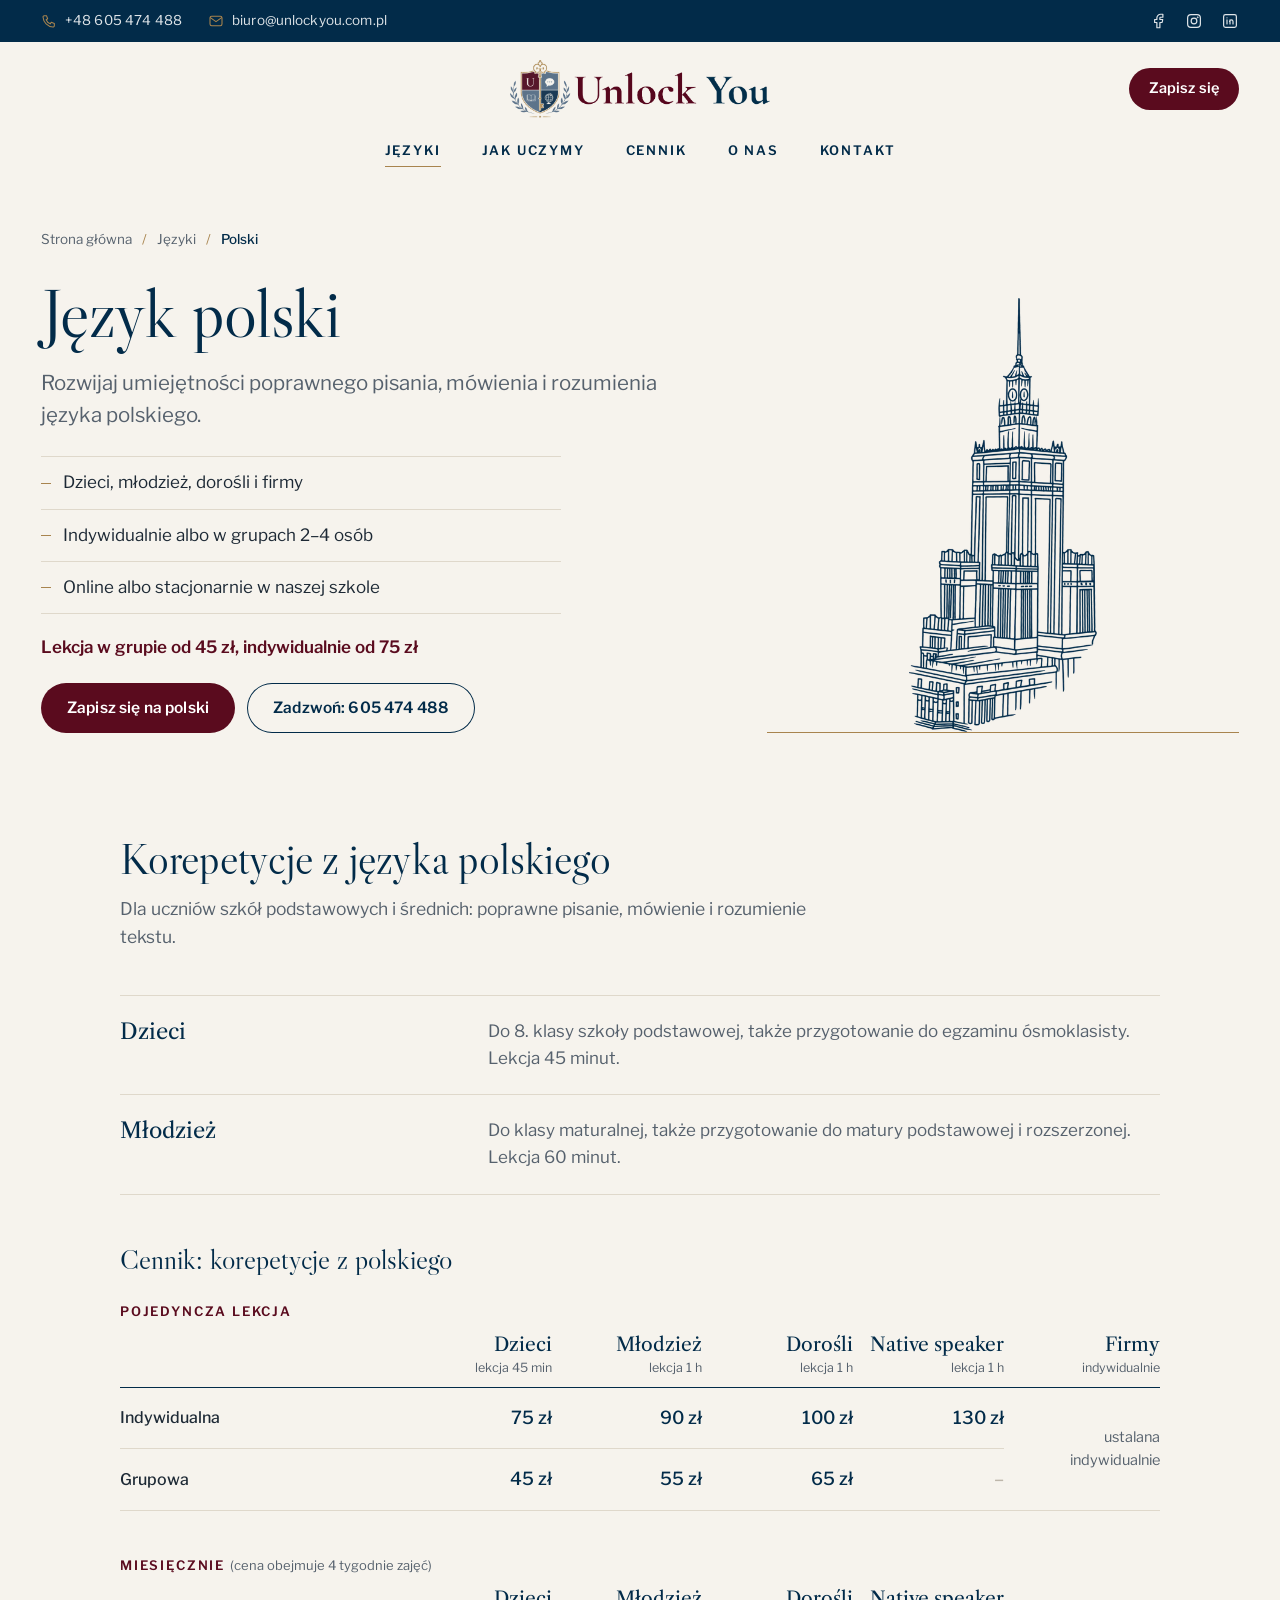
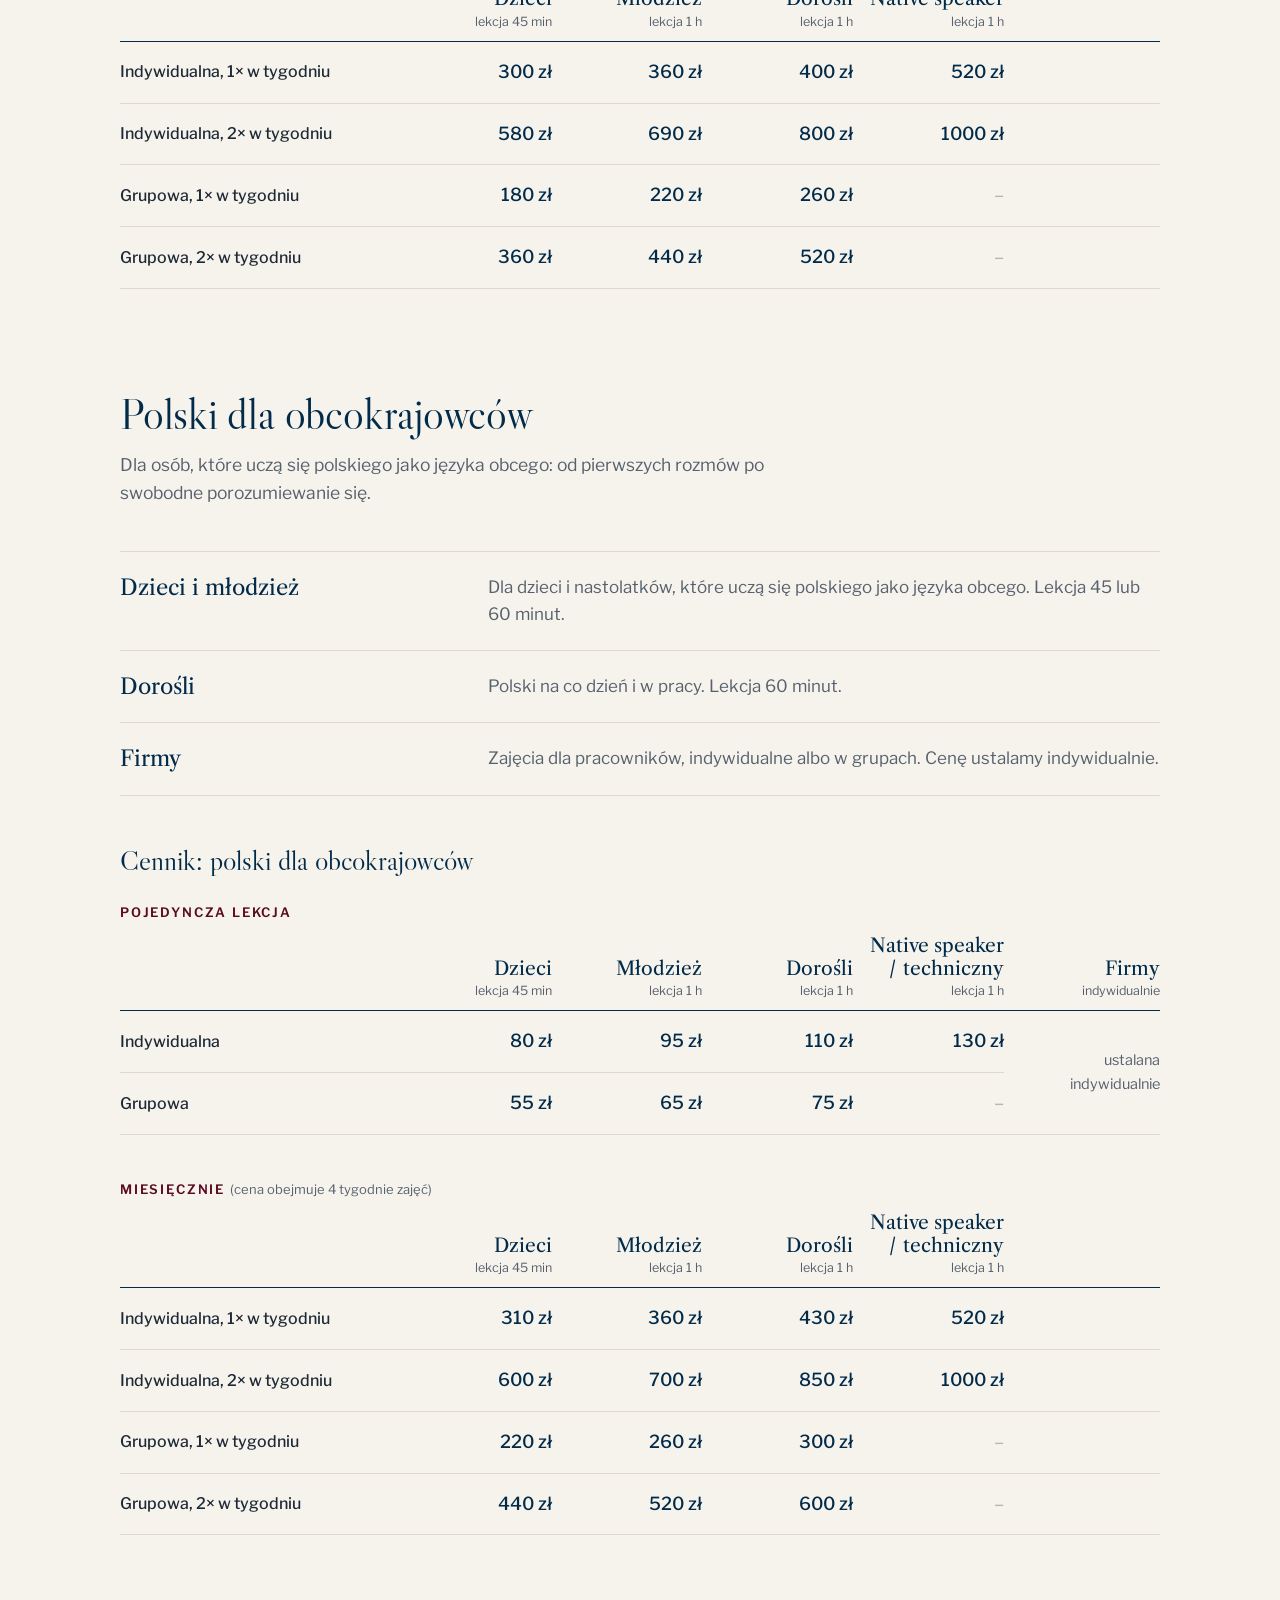
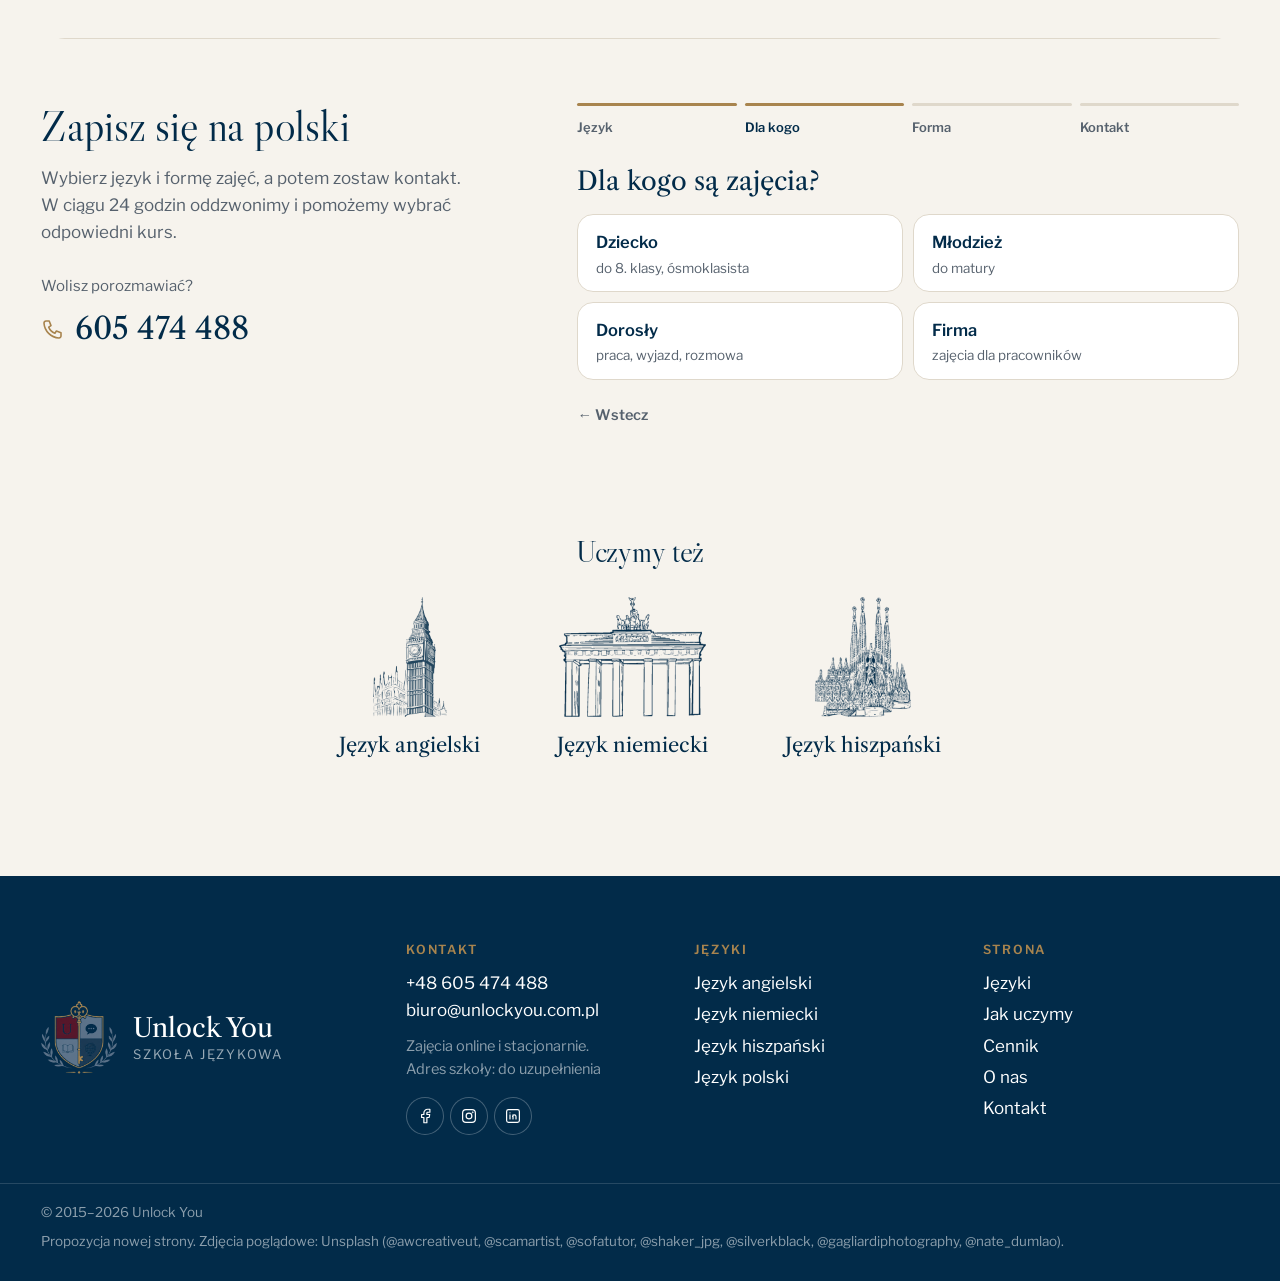
<file: jezyki/polski/index.html>
<!doctype html>
<html lang="pl">
<head>
<meta charset="utf-8">
<meta name="viewport" content="width=device-width, initial-scale=1">
<title>Korepetycje z&nbsp;polskiego i&nbsp;polski dla obcokrajowców | Unlock You</title>
<meta name="description" content="Rozwijaj umiejętności poprawnego pisania, mówienia i rozumienia języka polskiego. Lekcje w grupach 2–4 osób od 45 zł, indywidualnie od 75 zł. Online lub stacjonarnie.">
<meta name="theme-color" content="#022B49">
<meta name="robots" content="noindex, nofollow">  <!-- propozycja: usunąć przy wdrożeniu na unlockyou.com.pl -->
<script>document.documentElement.classList.add("js")</script>

<link rel="icon" href="../../img/ikona-32.png" sizes="32x32">
<link rel="apple-touch-icon" href="../../img/ikona-180.png">
<link rel="preconnect" href="https://fonts.googleapis.com">
<link rel="preconnect" href="https://fonts.gstatic.com" crossorigin>
<link href="https://fonts.googleapis.com/css2?family=Libre+Caslon+Display&family=Libre+Caslon+Text:ital,wght@0,400;0,700;1,400&family=Libre+Franklin:wght@400;500;600&display=swap" rel="stylesheet">
<link rel="stylesheet" href="../../style.css?v=2026-11-09r">
</head>
<body>

<a class="przeskocz" href="#tresc">Przejdź do treści</a>
<header class="naglowek">
  <div class="pasek-gora">
    <div class="pasek-gora__srodek">
      <div class="pasek-gora__kontakt">
        <a href="tel:+48605474488"><svg class="ikona" viewBox="0 0 24 24" aria-hidden="true" fill="none" stroke="currentColor" stroke-width="1.6" stroke-linecap="round" stroke-linejoin="round"><path d="M5 4h3.2l1.8 4.6-2.3 1.5a11 11 0 0 0 6.2 6.2l1.5-2.3L20 15.8V19a2 2 0 0 1-2.1 2A16 16 0 0 1 3 6.1 2 2 0 0 1 5 4z"/></svg><span>+48&nbsp;605&nbsp;474&nbsp;488</span></a>
        <a href="mailto:biuro@unlockyou.com.pl" aria-label="E-mail: biuro@unlockyou.com.pl"><svg class="ikona" viewBox="0 0 24 24" aria-hidden="true" fill="none" stroke="currentColor" stroke-width="1.6" stroke-linecap="round" stroke-linejoin="round"><rect x="3" y="5" width="18" height="14" rx="2.5"/><path d="m3.5 7 8.5 6 8.5-6"/></svg><span class="pasek-gora__mail">biuro@unlockyou.com.pl</span></a>
      </div>
      <div class="pasek-gora__social"><a href="https://www.facebook.com/profile.php?id=61592182378646" rel="noopener" aria-label="Facebook"><svg class="ikona" viewBox="0 0 24 24" aria-hidden="true" fill="none" stroke="currentColor" stroke-width="1.6" stroke-linecap="round" stroke-linejoin="round"><path d="M7.5 10v4h3v7h4v-7h3l.8-4h-3.8V8a1 1 0 0 1 1-1h3V3h-3a5 5 0 0 0-5 5v2z"/></svg></a><a href="https://www.instagram.com/unlockyou/" rel="noopener" aria-label="Instagram"><svg class="ikona" viewBox="0 0 24 24" aria-hidden="true" fill="none" stroke="currentColor" stroke-width="1.6" stroke-linecap="round" stroke-linejoin="round"><rect x="3.5" y="3.5" width="17" height="17" rx="4.5"/><circle cx="12" cy="12" r="3.8"/><circle cx="16.9" cy="7.1" r=".4" fill="currentColor"/></svg></a><a href="#" rel="noopener" aria-label="LinkedIn"><svg class="ikona" viewBox="0 0 24 24" aria-hidden="true" fill="none" stroke="currentColor" stroke-width="1.6" stroke-linecap="round" stroke-linejoin="round"><rect x="3.5" y="3.5" width="17" height="17" rx="2.5"/><path d="M8 10.5V16M8 7.8v.01M12 16v-5.5M16 16v-3.2a2.3 2.3 0 0 0-4.6 0"/></svg></a></div>
    </div>
  </div>
  <div class="naglowek__rzad">
    <span class="naglowek__lewa"></span>
    <a class="naglowek__logo" href="../../" aria-label="Unlock You – strona główna">
      <img src="../../img/logo.webp" alt="Unlock You" width="843" height="188">
    </a>
    <div class="naglowek__prawa">
      <a class="przycisk przycisk--maly" href="../../kontakt/#zapisy">Zapisz się</a>
      <button class="naglowek__burger" type="button" aria-expanded="false" aria-controls="menu">
        <span></span><span></span><span class="tylko-czytnik">Menu</span>
      </button>
    </div>
  </div>
  <nav class="menu" id="menu" aria-label="Menu główne">
    <div class="menu__linki">
      <a href="../../jezyki/" aria-current="page">Języki</a>
      <a href="../../nauka/">Jak uczymy</a>
      <a href="../../cennik/">Cennik</a>
      <a href="../../o-nas/">O&nbsp;nas</a>
      <a href="../../kontakt/">Kontakt</a>
    </div>
    <div class="menu__kontakt">
      <a href="tel:+48605474488">+48&nbsp;605&nbsp;474&nbsp;488</a>
      <a href="mailto:biuro@unlockyou.com.pl">biuro@unlockyou.com.pl</a>
      <a class="przycisk" href="../../kontakt/#zapisy">Zapisz się na zajęcia</a>
    </div>
  </nav>
</header>
<main id="tresc">
<section class="jezyk-glowa">
  <nav class="okruszki" aria-label="Jesteś tutaj"><a href="../../">Strona główna</a><span aria-hidden="true">/</span><a href="../../jezyki/">Języki</a><span aria-hidden="true">/</span><span aria-current="page">Polski</span></nav>
  <div class="jezyk-glowa__siatka">
    <div class="jezyk-glowa__tekst">
      <h1>Język polski</h1>
      <p class="wstep">Rozwijaj umiejętności poprawnego pisania, mówienia i&nbsp;rozumienia języka polskiego.</p>
      <ul class="jezyk-glowa__fakty">
        <li>Dzieci, młodzież, dorośli i&nbsp;firmy</li>
        <li>Indywidualnie albo w&nbsp;grupach 2–⁠4&nbsp;osób</li>
        <li>Online albo stacjonarnie w&nbsp;naszej szkole</li>
      </ul>
      <p class="jezyk-glowa__cena">Lekcja w&nbsp;grupie od 45&nbsp;zł, indywidualnie od 75&nbsp;zł</p>
      <div class="przyciski">
        <a class="przycisk" href="#zapisy">Zapisz się na polski</a>
        <a class="przycisk przycisk--obrys" href="tel:+48605474488">Zadzwoń: 605&nbsp;474&nbsp;488</a>
      </div>
    </div>
    <div class="jezyk-glowa__rysunek"><img src="../../img/rysunek-polski.webp" alt="Rysunek: Pałac Kultury i Nauki w Warszawie" width="311" height="720"></div>
  </div>
</section>

<section class="sekcja sekcja--waska" aria-labelledby="korepetycje-tytul">
  <div class="sekcja__glowa">
    <h2 id="korepetycje-tytul">Korepetycje z&nbsp;języka polskiego</h2>
    <p>Dla uczniów szkół podstawowych i&nbsp;średnich: poprawne pisanie, mówienie i&nbsp;rozumienie tekstu.</p>
  </div>
  <dl class="rzedy">
    <div><dt>Dzieci</dt><dd>Do 8. klasy szkoły podstawowej, także przygotowanie do egzaminu ósmoklasisty. Lekcja 45&nbsp;minut.</dd></div>
    <div><dt>Młodzież</dt><dd>Do klasy maturalnej, także przygotowanie do matury podstawowej i&nbsp;rozszerzonej. Lekcja 60&nbsp;minut.</dd></div>
  </dl>
  <div class="cennik">
    <h3 class="cennik__tytul">Cennik: korepetycje z&nbsp;polskiego</h3>
    <div class="cennik__tabele">
      <table class="tabela">
        <caption>Pojedyncza lekcja</caption>
        <colgroup><col class="tabela__k-nazwa"><col><col><col><col><col class="tabela__k-firmy"></colgroup>
        <thead><tr><td></td><th scope="col">Dzieci<span>lekcja 45&nbsp;min</span></th><th scope="col">Młodzież<span>lekcja 1&nbsp;h</span></th><th scope="col">Dorośli<span>lekcja 1&nbsp;h</span></th><th scope="col">Native speaker<span>lekcja 1&nbsp;h</span></th><th scope="col">Firmy<span>indywidualnie</span></th></tr></thead>
        <tbody><tr><th scope="row">Indywidualna</th><td>75&nbsp;zł</td><td>90&nbsp;zł</td><td>100&nbsp;zł</td><td>130&nbsp;zł</td><td class="tabela__firmy" rowspan="2">ustalana indywidualnie</td></tr><tr><th scope="row">Grupowa</th><td>45&nbsp;zł</td><td>55&nbsp;zł</td><td>65&nbsp;zł</td><td class="tabela__brak">–</td></tr></tbody>
      </table>
      <table class="tabela">
        <caption>Miesięcznie <span>(cena obejmuje 4 tygodnie zajęć)</span></caption>
        <colgroup><col class="tabela__k-nazwa"><col><col><col><col><col class="tabela__k-firmy"></colgroup>
        <thead><tr><td></td><th scope="col">Dzieci<span>lekcja 45&nbsp;min</span></th><th scope="col">Młodzież<span>lekcja 1&nbsp;h</span></th><th scope="col">Dorośli<span>lekcja 1&nbsp;h</span></th><th scope="col">Native speaker<span>lekcja 1&nbsp;h</span></th><td class="tabela__pusta"></td></tr></thead>
        <tbody><tr><th scope="row">Indywidualna, 1×&nbsp;w&nbsp;tygodniu</th><td>300&nbsp;zł</td><td>360&nbsp;zł</td><td>400&nbsp;zł</td><td>520&nbsp;zł</td><td class="tabela__pusta"></td></tr><tr><th scope="row">Indywidualna, 2×&nbsp;w&nbsp;tygodniu</th><td>580&nbsp;zł</td><td>690&nbsp;zł</td><td>800&nbsp;zł</td><td>1000&nbsp;zł</td><td class="tabela__pusta"></td></tr><tr><th scope="row">Grupowa, 1×&nbsp;w&nbsp;tygodniu</th><td>180&nbsp;zł</td><td>220&nbsp;zł</td><td>260&nbsp;zł</td><td class="tabela__brak">–</td><td class="tabela__pusta"></td></tr><tr><th scope="row">Grupowa, 2×&nbsp;w&nbsp;tygodniu</th><td>360&nbsp;zł</td><td>440&nbsp;zł</td><td>520&nbsp;zł</td><td class="tabela__brak">–</td><td class="tabela__pusta"></td></tr></tbody>
      </table>
    </div>
    <div class="cennik__telefon"><div class="cennik__grupa"><p class="cennik__kto">Dzieci<span>lekcja 45&nbsp;min</span></p><dl><div><dt>Lekcja indywidualna</dt><dd>75&nbsp;zł</dd></div><div><dt>Lekcja w&nbsp;grupie</dt><dd>45&nbsp;zł</dd></div><div><dt>Miesięcznie: indywidualna, 1×&nbsp;w&nbsp;tygodniu</dt><dd>300&nbsp;zł</dd></div><div><dt>Miesięcznie: indywidualna, 2×&nbsp;w&nbsp;tygodniu</dt><dd>580&nbsp;zł</dd></div><div><dt>Miesięcznie: grupowa, 1×&nbsp;w&nbsp;tygodniu</dt><dd>180&nbsp;zł</dd></div><div><dt>Miesięcznie: grupowa, 2×&nbsp;w&nbsp;tygodniu</dt><dd>360&nbsp;zł</dd></div></dl></div><div class="cennik__grupa"><p class="cennik__kto">Młodzież<span>lekcja 1&nbsp;h</span></p><dl><div><dt>Lekcja indywidualna</dt><dd>90&nbsp;zł</dd></div><div><dt>Lekcja w&nbsp;grupie</dt><dd>55&nbsp;zł</dd></div><div><dt>Miesięcznie: indywidualna, 1×&nbsp;w&nbsp;tygodniu</dt><dd>360&nbsp;zł</dd></div><div><dt>Miesięcznie: indywidualna, 2×&nbsp;w&nbsp;tygodniu</dt><dd>690&nbsp;zł</dd></div><div><dt>Miesięcznie: grupowa, 1×&nbsp;w&nbsp;tygodniu</dt><dd>220&nbsp;zł</dd></div><div><dt>Miesięcznie: grupowa, 2×&nbsp;w&nbsp;tygodniu</dt><dd>440&nbsp;zł</dd></div></dl></div><div class="cennik__grupa"><p class="cennik__kto">Dorośli<span>lekcja 1&nbsp;h</span></p><dl><div><dt>Lekcja indywidualna</dt><dd>100&nbsp;zł</dd></div><div><dt>Lekcja w&nbsp;grupie</dt><dd>65&nbsp;zł</dd></div><div><dt>Miesięcznie: indywidualna, 1×&nbsp;w&nbsp;tygodniu</dt><dd>400&nbsp;zł</dd></div><div><dt>Miesięcznie: indywidualna, 2×&nbsp;w&nbsp;tygodniu</dt><dd>800&nbsp;zł</dd></div><div><dt>Miesięcznie: grupowa, 1×&nbsp;w&nbsp;tygodniu</dt><dd>260&nbsp;zł</dd></div><div><dt>Miesięcznie: grupowa, 2×&nbsp;w&nbsp;tygodniu</dt><dd>520&nbsp;zł</dd></div></dl></div><div class="cennik__grupa"><p class="cennik__kto">Native speaker<span>lekcja 1&nbsp;h</span></p><dl><div><dt>Lekcja indywidualna</dt><dd>130&nbsp;zł</dd></div><div><dt>Miesięcznie: indywidualna, 1×&nbsp;w&nbsp;tygodniu</dt><dd>520&nbsp;zł</dd></div><div><dt>Miesięcznie: indywidualna, 2×&nbsp;w&nbsp;tygodniu</dt><dd>1000&nbsp;zł</dd></div></dl></div><div class="cennik__grupa"><p class="cennik__kto">Firmy</p><dl><div><dt>Lekcje indywidualne i&nbsp;grupowe</dt><dd>ustalana indywidualnie</dd></div></dl></div></div>
  </div>
</section>

<section class="sekcja sekcja--waska" aria-labelledby="obcokrajowcy-tytul">
  <div class="sekcja__glowa">
    <h2 id="obcokrajowcy-tytul">Polski dla obcokrajowców</h2>
    <p>Dla osób, które uczą się polskiego jako języka obcego: od pierwszych rozmów po swobodne porozumiewanie się.</p>
  </div>
  <dl class="rzedy">
      <div><dt>Dzieci i&nbsp;młodzież</dt><dd>Dla dzieci i&nbsp;nastolatków, które uczą się polskiego jako języka obcego. Lekcja 45 lub 60&nbsp;minut.</dd></div>
      <div><dt>Dorośli</dt><dd>Polski na co dzień i&nbsp;w&nbsp;pracy. Lekcja 60&nbsp;minut.</dd></div>
      <div><dt>Firmy</dt><dd>Zajęcia dla pracowników, indywidualne albo w&nbsp;grupach. Cenę ustalamy indywidualnie.</dd></div>
    </dl>
  <div class="cennik">
    <h3 class="cennik__tytul">Cennik: polski dla obcokrajowców</h3>
    <div class="cennik__tabele">
      <table class="tabela">
        <caption>Pojedyncza lekcja</caption>
        <colgroup><col class="tabela__k-nazwa"><col><col><col><col><col class="tabela__k-firmy"></colgroup>
        <thead><tr><td></td><th scope="col">Dzieci<span>lekcja 45&nbsp;min</span></th><th scope="col">Młodzież<span>lekcja 1&nbsp;h</span></th><th scope="col">Dorośli<span>lekcja 1&nbsp;h</span></th><th scope="col">Native speaker / techniczny<span>lekcja 1&nbsp;h</span></th><th scope="col">Firmy<span>indywidualnie</span></th></tr></thead>
        <tbody><tr><th scope="row">Indywidualna</th><td>80&nbsp;zł</td><td>95&nbsp;zł</td><td>110&nbsp;zł</td><td>130&nbsp;zł</td><td class="tabela__firmy" rowspan="2">ustalana indywidualnie</td></tr><tr><th scope="row">Grupowa</th><td>55&nbsp;zł</td><td>65&nbsp;zł</td><td>75&nbsp;zł</td><td class="tabela__brak">–</td></tr></tbody>
      </table>
      <table class="tabela">
        <caption>Miesięcznie <span>(cena obejmuje 4 tygodnie zajęć)</span></caption>
        <colgroup><col class="tabela__k-nazwa"><col><col><col><col><col class="tabela__k-firmy"></colgroup>
        <thead><tr><td></td><th scope="col">Dzieci<span>lekcja 45&nbsp;min</span></th><th scope="col">Młodzież<span>lekcja 1&nbsp;h</span></th><th scope="col">Dorośli<span>lekcja 1&nbsp;h</span></th><th scope="col">Native speaker / techniczny<span>lekcja 1&nbsp;h</span></th><td class="tabela__pusta"></td></tr></thead>
        <tbody><tr><th scope="row">Indywidualna, 1×&nbsp;w&nbsp;tygodniu</th><td>310&nbsp;zł</td><td>360&nbsp;zł</td><td>430&nbsp;zł</td><td>520&nbsp;zł</td><td class="tabela__pusta"></td></tr><tr><th scope="row">Indywidualna, 2×&nbsp;w&nbsp;tygodniu</th><td>600&nbsp;zł</td><td>700&nbsp;zł</td><td>850&nbsp;zł</td><td>1000&nbsp;zł</td><td class="tabela__pusta"></td></tr><tr><th scope="row">Grupowa, 1×&nbsp;w&nbsp;tygodniu</th><td>220&nbsp;zł</td><td>260&nbsp;zł</td><td>300&nbsp;zł</td><td class="tabela__brak">–</td><td class="tabela__pusta"></td></tr><tr><th scope="row">Grupowa, 2×&nbsp;w&nbsp;tygodniu</th><td>440&nbsp;zł</td><td>520&nbsp;zł</td><td>600&nbsp;zł</td><td class="tabela__brak">–</td><td class="tabela__pusta"></td></tr></tbody>
      </table>
    </div>
    <div class="cennik__telefon"><div class="cennik__grupa"><p class="cennik__kto">Dzieci<span>lekcja 45&nbsp;min</span></p><dl><div><dt>Lekcja indywidualna</dt><dd>80&nbsp;zł</dd></div><div><dt>Lekcja w&nbsp;grupie</dt><dd>55&nbsp;zł</dd></div><div><dt>Miesięcznie: indywidualna, 1×&nbsp;w&nbsp;tygodniu</dt><dd>310&nbsp;zł</dd></div><div><dt>Miesięcznie: indywidualna, 2×&nbsp;w&nbsp;tygodniu</dt><dd>600&nbsp;zł</dd></div><div><dt>Miesięcznie: grupowa, 1×&nbsp;w&nbsp;tygodniu</dt><dd>220&nbsp;zł</dd></div><div><dt>Miesięcznie: grupowa, 2×&nbsp;w&nbsp;tygodniu</dt><dd>440&nbsp;zł</dd></div></dl></div><div class="cennik__grupa"><p class="cennik__kto">Młodzież<span>lekcja 1&nbsp;h</span></p><dl><div><dt>Lekcja indywidualna</dt><dd>95&nbsp;zł</dd></div><div><dt>Lekcja w&nbsp;grupie</dt><dd>65&nbsp;zł</dd></div><div><dt>Miesięcznie: indywidualna, 1×&nbsp;w&nbsp;tygodniu</dt><dd>360&nbsp;zł</dd></div><div><dt>Miesięcznie: indywidualna, 2×&nbsp;w&nbsp;tygodniu</dt><dd>700&nbsp;zł</dd></div><div><dt>Miesięcznie: grupowa, 1×&nbsp;w&nbsp;tygodniu</dt><dd>260&nbsp;zł</dd></div><div><dt>Miesięcznie: grupowa, 2×&nbsp;w&nbsp;tygodniu</dt><dd>520&nbsp;zł</dd></div></dl></div><div class="cennik__grupa"><p class="cennik__kto">Dorośli<span>lekcja 1&nbsp;h</span></p><dl><div><dt>Lekcja indywidualna</dt><dd>110&nbsp;zł</dd></div><div><dt>Lekcja w&nbsp;grupie</dt><dd>75&nbsp;zł</dd></div><div><dt>Miesięcznie: indywidualna, 1×&nbsp;w&nbsp;tygodniu</dt><dd>430&nbsp;zł</dd></div><div><dt>Miesięcznie: indywidualna, 2×&nbsp;w&nbsp;tygodniu</dt><dd>850&nbsp;zł</dd></div><div><dt>Miesięcznie: grupowa, 1×&nbsp;w&nbsp;tygodniu</dt><dd>300&nbsp;zł</dd></div><div><dt>Miesięcznie: grupowa, 2×&nbsp;w&nbsp;tygodniu</dt><dd>600&nbsp;zł</dd></div></dl></div><div class="cennik__grupa"><p class="cennik__kto">Native speaker / techniczny<span>lekcja 1&nbsp;h</span></p><dl><div><dt>Lekcja indywidualna</dt><dd>130&nbsp;zł</dd></div><div><dt>Miesięcznie: indywidualna, 1×&nbsp;w&nbsp;tygodniu</dt><dd>520&nbsp;zł</dd></div><div><dt>Miesięcznie: indywidualna, 2×&nbsp;w&nbsp;tygodniu</dt><dd>1000&nbsp;zł</dd></div></dl></div><div class="cennik__grupa"><p class="cennik__kto">Firmy</p><dl><div><dt>Lekcje indywidualne i&nbsp;grupowe</dt><dd>ustalana indywidualnie</dd></div></dl></div></div>
  </div>
</section>

<section class="zapisy" id="zapisy" aria-labelledby="zapisy-tytul">
  <div class="zapisy__srodek pojaw-blok">
    <div class="zapisy__tekst">
      <h2 id="zapisy-tytul">Zapisz się na&nbsp;polski</h2>
      <p>Wybierz język i&nbsp;formę zajęć, a&nbsp;potem zostaw kontakt. W&nbsp;ciągu 24&nbsp;godzin oddzwonimy i&nbsp;pomożemy wybrać odpowiedni kurs.</p>
      <p class="zapisy__tel">Wolisz porozmawiać?<br><a href="tel:+48605474488"><svg class="ikona" viewBox="0 0 24 24" aria-hidden="true" fill="none" stroke="currentColor" stroke-width="1.6" stroke-linecap="round" stroke-linejoin="round"><path d="M5 4h3.2l1.8 4.6-2.3 1.5a11 11 0 0 0 6.2 6.2l1.5-2.3L20 15.8V19a2 2 0 0 1-2.1 2A16 16 0 0 1 3 6.1 2 2 0 0 1 5 4z"/></svg>605&nbsp;474&nbsp;488</a></p>
    </div>
    <form class="kroki-zapisu" action="#" method="post" novalidate data-jezyk="polski" data-cennik="../../cennik/">
      <ol class="kroki-zapisu__pasek" aria-hidden="true"><li>Język</li><li>Dla kogo</li><li>Forma</li><li>Kontakt</li></ol>
      <fieldset class="krok" data-krok="1">
        <legend>Którego języka chcesz się uczyć?</legend>
        <div class="opcje opcje--4">
          <label class="opcja opcja--jezyk"><input type="radio" name="jezyk" value="angielski"><span><img src="../../img/rysunek-angielski.webp" alt="" width="445" height="720" loading="lazy"><strong>Angielski</strong></span></label>
          <label class="opcja opcja--jezyk"><input type="radio" name="jezyk" value="niemiecki"><span><img src="../../img/rysunek-niemiecki.webp" alt="" width="884" height="720" loading="lazy"><strong>Niemiecki</strong></span></label>
          <label class="opcja opcja--jezyk"><input type="radio" name="jezyk" value="hiszpanski"><span><img src="../../img/rysunek-hiszpanski.webp" alt="" width="573" height="720" loading="lazy"><strong>Hiszpański</strong></span></label>
          <label class="opcja opcja--jezyk"><input type="radio" name="jezyk" value="polski" checked><span><img src="../../img/rysunek-polski.webp" alt="" width="311" height="720" loading="lazy"><strong>Polski</strong></span></label>
        </div>
      </fieldset>
      <fieldset class="krok" data-krok="2">
        <legend>Dla kogo są zajęcia?</legend>
        <div class="opcje opcje--2">
          <label class="opcja"><input type="radio" name="kto" value="dziecko"><span><strong>Dziecko</strong><small>do 8. klasy, ósmoklasista</small></span></label>
          <label class="opcja"><input type="radio" name="kto" value="mlodziez"><span><strong>Młodzież</strong><small>do matury</small></span></label>
          <label class="opcja"><input type="radio" name="kto" value="dorosly"><span><strong>Dorosły</strong><small>praca, wyjazd, rozmowa</small></span></label>
          <label class="opcja"><input type="radio" name="kto" value="firma"><span><strong>Firma</strong><small>zajęcia dla pracowników</small></span></label>
        </div>
      </fieldset>
      <fieldset class="krok" data-krok="3">
        <legend>Jak chcesz się uczyć?</legend>
        <div class="opcje opcje--2">
          <label class="opcja"><input type="radio" name="forma" value="indywidualnie"><span><strong>Indywidualnie</strong><small>jeden na jeden z&nbsp;lektorem</small></span></label>
          <label class="opcja"><input type="radio" name="forma" value="grupa"><span><strong>W&nbsp;grupie</strong><small>2–⁠4&nbsp;osoby na podobnym poziomie</small></span></label>
        </div>
        <p class="krok__pytanie">Gdzie?</p>
        <div class="opcje opcje--3">
          <label class="opcja opcja--mala"><input type="radio" name="miejsce" value="online"><span><strong>Online</strong></span></label>
          <label class="opcja opcja--mala"><input type="radio" name="miejsce" value="stacjonarnie"><span><strong>W&nbsp;szkole</strong></span></label>
          <label class="opcja opcja--mala"><input type="radio" name="miejsce" value="obojetnie"><span><strong>Obojętnie</strong></span></label>
        </div>
      </fieldset>
      <fieldset class="krok" data-krok="4">
        <legend>Zostaw kontakt, oddzwonimy w&nbsp;ciągu 24&nbsp;godzin</legend>
        <div class="krok__podsumowanie" aria-live="polite"></div>
        <div class="formularz">
          <div class="formularz__pole"><label for="f-imie">Imię</label><input id="f-imie" name="imie" autocomplete="given-name" required></div>
          <div class="formularz__pole"><label for="f-tel">Numer telefonu</label><input id="f-tel" name="telefon" type="tel" autocomplete="tel" inputmode="tel" required></div>
          <div class="formularz__pole formularz__pole--pelne"><label for="f-email">Adres e-mail <span>(opcjonalnie)</span></label><input id="f-email" name="email" type="email" autocomplete="email"></div>
          <div class="formularz__pole formularz__pole--pelne"><label for="f-wiadomosc">Coś jeszcze? <span>(opcjonalnie)</span></label><textarea id="f-wiadomosc" name="wiadomosc" rows="3" placeholder="Np. wiek dziecka, poziom, pasujące dni i godziny"></textarea></div>
          <p class="formularz__blad" role="alert" hidden></p>
          <div class="formularz__wyslij">
            <button class="przycisk" type="submit">Wyślij zgłoszenie</button>
            <p class="formularz__zgoda">Wysyłając zgłoszenie, zgadzasz się na kontakt w&nbsp;sprawie zajęć.</p>
          </div>
        </div>
      </fieldset>
      <div class="krok krok--gotowe" data-krok="5" role="status" hidden>
        <p class="krok__gotowe-tytul">Dziękujemy<span class="krok__imie"></span>!</p>
        <p>Oddzwonimy w&nbsp;ciągu 24&nbsp;godzin i&nbsp;pomożemy wybrać grupę oraz termin.</p>
        <div class="krok__podsumowanie"></div>
        <p class="formularz__podglad">To podgląd nowej strony: w&nbsp;tej wersji zgłoszenie nie jest jeszcze wysyłane.</p>
        <button type="button" class="link krok__od-nowa">Zapisz kolejną osobę</button>
      </div>
      <button type="button" class="krok__wstecz" hidden>← Wstecz</button>
    </form>
  </div>
</section>

<section class="sekcja inne" aria-labelledby="inne-tytul">
  <h2 id="inne-tytul" class="inne__tytul">Uczymy też</h2>
  <div class="inne__lista">
      <a class="inne__jezyk" href="../../jezyki/angielski/"><img src="../../img/rysunek-angielski.webp" alt="" width="445" height="720" loading="lazy"><span>Język angielski</span></a>
      <a class="inne__jezyk" href="../../jezyki/niemiecki/"><img src="../../img/rysunek-niemiecki.webp" alt="" width="884" height="720" loading="lazy"><span>Język niemiecki</span></a>
      <a class="inne__jezyk" href="../../jezyki/hiszpanski/"><img src="../../img/rysunek-hiszpanski.webp" alt="" width="573" height="720" loading="lazy"><span>Język hiszpański</span></a>
  </div>
</section>
</main>
<footer class="stopka">
  <div class="stopka__srodek">
    <div class="stopka__herb">
      <img src="../../img/herb.png" alt="" width="512" height="494" loading="lazy">
      <p class="stopka__nazwa">Unlock You<span>Szkoła językowa</span></p>
    </div>
    <div class="stopka__kol">
      <p class="stopka__et">Kontakt</p>
      <p><a href="tel:+48605474488">+48&nbsp;605&nbsp;474&nbsp;488</a><br><a href="mailto:biuro@unlockyou.com.pl">biuro@unlockyou.com.pl</a></p>
      <p class="stopka__adres">Zajęcia online i&nbsp;stacjonarnie.<br>Adres szkoły: do uzupełnienia</p>
      <div class="stopka__social"><a href="https://www.facebook.com/profile.php?id=61592182378646" rel="noopener" aria-label="Facebook"><svg class="ikona" viewBox="0 0 24 24" aria-hidden="true" fill="none" stroke="currentColor" stroke-width="1.6" stroke-linecap="round" stroke-linejoin="round"><path d="M7.5 10v4h3v7h4v-7h3l.8-4h-3.8V8a1 1 0 0 1 1-1h3V3h-3a5 5 0 0 0-5 5v2z"/></svg></a><a href="https://www.instagram.com/unlockyou/" rel="noopener" aria-label="Instagram"><svg class="ikona" viewBox="0 0 24 24" aria-hidden="true" fill="none" stroke="currentColor" stroke-width="1.6" stroke-linecap="round" stroke-linejoin="round"><rect x="3.5" y="3.5" width="17" height="17" rx="4.5"/><circle cx="12" cy="12" r="3.8"/><circle cx="16.9" cy="7.1" r=".4" fill="currentColor"/></svg></a><a href="#" rel="noopener" aria-label="LinkedIn"><svg class="ikona" viewBox="0 0 24 24" aria-hidden="true" fill="none" stroke="currentColor" stroke-width="1.6" stroke-linecap="round" stroke-linejoin="round"><rect x="3.5" y="3.5" width="17" height="17" rx="2.5"/><path d="M8 10.5V16M8 7.8v.01M12 16v-5.5M16 16v-3.2a2.3 2.3 0 0 0-4.6 0"/></svg></a></div>
    </div>
    <div class="stopka__kol">
      <p class="stopka__et">Języki</p>
      <ul>
        <li><a href="../../jezyki/angielski/">Język angielski</a></li>
        <li><a href="../../jezyki/niemiecki/">Język niemiecki</a></li>
        <li><a href="../../jezyki/hiszpanski/">Język hiszpański</a></li>
        <li><a href="../../jezyki/polski/">Język polski</a></li>
      </ul>
    </div>
    <div class="stopka__kol">
      <p class="stopka__et">Strona</p>
      <ul>
        <li><a href="../../jezyki/">Języki</a></li>
        <li><a href="../../nauka/">Jak uczymy</a></li>
        <li><a href="../../cennik/">Cennik</a></li>
        <li><a href="../../o-nas/">O&nbsp;nas</a></li>
        <li><a href="../../kontakt/">Kontakt</a></li>
      </ul>
    </div>
  </div>
  <div class="stopka__dol">
    <p>© 2015–⁠2026 Unlock You</p>
    <p>Propozycja nowej strony. Zdjęcia poglądowe: Unsplash (@awcreativeut, @scamartist, @sofatutor, @shaker_jpg, @silverkblack, @gagliardiphotography, @nate_dumlao).</p>
  </div>
</footer>
<script src="../../vendor/lenis.min.js?v=1.1.18" defer></script>
<script src="../../script.js?v=2026-11-09r" defer></script>
</body>
</html>
</file>
<file: style.css>
/* Unlock You — propozycja nowej strony szkoły językowej.
   Kierunek „klasyczna szkoła z herbem” (wzór: Westminster School, Kensington Academy of English):
   jasne tło, szeryf Libre Caslon w nagłówkach, Libre Franklin w tekście,
   kolory z ich logo: bordo, granat, stalowy błękit i złoto klucza. Zaokrąglone przyciski i zdjęcia, bez cieni. */

:root {
  --bordo: #5A0B1E;
  --bordo2: #74162C;
  --granat: #022B49;
  --granat2: #183654;
  --stal: #5A728A;
  --zloto: #A8844E;
  --papier: #F6F3ED;
  --tlo: #F6F3ED;      /* tło całej strony: kremowe (Dawid 9.11) */
  --karta: #FFFFFF;    /* karty i formularze na kremowym tle */
  --linia: #DFD8CB;
  --tekst: #1D2935;
  --tekst2: #56616D;
  --bialy: #FFFFFF;

  --szeryf: "Libre Caslon Text", Georgia, "Times New Roman", serif;
  --szeryf-duzy: "Libre Caslon Display", "Libre Caslon Text", Georgia, serif;
  --bezszeryf: "Libre Franklin", "Helvetica Neue", Arial, sans-serif;

  --pad: clamp(16px, 3.2vw, 48px);
  --max: 1360px;
  --r-duzy: 22px;
  --r: 14px;
}

*, *::before, *::after { box-sizing: border-box; }
* { margin: 0; padding: 0; }
html { -webkit-text-size-adjust: 100%; scroll-behavior: smooth; }
body {
  font-family: var(--bezszeryf);
  font-size: 17px;
  line-height: 1.6;
  color: var(--tekst);
  background: var(--tlo);
  -webkit-font-smoothing: antialiased;
  text-rendering: optimizeLegibility;
}
img { display: block; max-width: 100%; height: auto; }
a { color: inherit; }
button { font: inherit; color: inherit; background: none; border: 0; cursor: pointer; }
ul { list-style: none; }

.przeskocz { position: absolute; left: 12px; top: -60px; z-index: 50; padding: 10px 16px; border-radius: 999px; background: var(--granat); color: var(--bialy); text-decoration: none; }
.przeskocz:focus { top: 12px; }
.tylko-czytnik { position: absolute; width: 1px; height: 1px; overflow: hidden; clip: rect(0 0 0 0); white-space: nowrap; }
:focus-visible { outline: 2px solid var(--zloto); outline-offset: 3px; }

/* ---------- płynne przewijanie (Lenis) ---------- */
html.lenis, html.lenis body { height: auto; }
.lenis.lenis-smooth { scroll-behavior: auto !important; }
.lenis.lenis-smooth [data-lenis-prevent] { overscroll-behavior: contain; }
.lenis.lenis-stopped { overflow: hidden; }

/* ---------- ekran wejścia: herb, nazwa, klucz, potem drzwi rozchodzą się na boki ---------- */
.intro { display: none; }
.intro-start .intro { display: block; position: fixed; inset: 0; z-index: 100; cursor: pointer; }
.intro__pol { position: absolute; top: 0; bottom: 0; width: 50.2%; background: var(--granat); }
.intro__pol--l { left: 0; }
.intro__pol--p { right: 0; }
.intro__srodek { position: absolute; inset: 0; display: grid; place-content: center; justify-items: center; gap: 12px; padding: 24px; text-align: center; }
.intro__herb { width: clamp(96px, 11vw, 132px); height: auto; margin-bottom: 6px; }
.intro__nazwa { font-family: var(--szeryf-duzy); font-size: clamp(46px, 6vw, 78px); line-height: 1; color: var(--bialy); }
.intro__haslo { font-size: 12.5px; font-weight: 600; letter-spacing: .32em; text-transform: uppercase; color: var(--zloto); }
.intro__klucz { width: 96px; height: 36px; margin-top: 12px; color: var(--zloto); }

/* ---------- ramka na zdjęcie (do odsłaniania przy przewijaniu) ---------- */
.kadr { overflow: hidden; border-radius: var(--r); }
.kadr img { display: block; }

/* ---------- przyciski: zaokrąglone, bordo z logo ---------- */
.przycisk {
  display: inline-flex; align-items: center; justify-content: center; gap: 8px;
  height: 50px; padding: 0 26px;
  border-radius: 999px; background: var(--bordo); color: var(--bialy);
  font-size: 15.5px; font-weight: 600; letter-spacing: .01em; text-decoration: none; white-space: nowrap;
  transition: background-color .2s, color .2s, border-color .2s;
}
.przycisk:hover { background: var(--bordo2); }
.przycisk--obrys { background: transparent; color: var(--granat); box-shadow: inset 0 0 0 1px var(--granat); }
.przycisk--obrys:hover { background: var(--granat); color: var(--bialy); }
.przycisk--maly { height: 42px; padding: 0 20px; font-size: 14.5px; }

/* ---------- pasek nad nagłówkiem: telefon, e-mail, Facebook, Instagram, LinkedIn ---------- */
.pasek-gora { background: var(--granat); color: rgba(255, 255, 255, .88); font-size: 13.5px; }
.pasek-gora__srodek { display: flex; align-items: center; justify-content: space-between; gap: 16px; min-height: 42px; max-width: var(--max); margin: 0 auto; padding: 0 var(--pad); }
.pasek-gora a { display: inline-flex; align-items: center; gap: 8px; color: inherit; text-decoration: none; transition: color .2s, background-color .2s; }
.pasek-gora a:hover { color: var(--bialy); }
.pasek-gora__kontakt { display: flex; align-items: center; gap: 26px; letter-spacing: .01em; }
.ikona { width: 18px; height: 18px; flex: none; }
.pasek-gora__kontakt .ikona { width: 16px; height: 16px; color: var(--zloto); }
.pasek-gora__social { display: flex; align-items: center; gap: 2px; margin-right: -8px; }
.pasek-gora__social a { display: grid; place-items: center; width: 34px; height: 34px; border-radius: 999px; }
.pasek-gora__social a:hover { background: rgba(255, 255, 255, .1); color: var(--zloto); }

/* ---------- nagłówek: herb z napisem na środku, po prawej zapisy, pod spodem menu kapitalikami ---------- */
.naglowek { position: relative; z-index: 20; background: var(--tlo); }
.naglowek__rzad {
  display: grid; grid-template-columns: 1fr auto 1fr; align-items: center;
  max-width: var(--max); margin: 0 auto; padding: 18px var(--pad) 6px;
}
.naglowek__logo img { width: auto; height: 58px; }
.naglowek__prawa { justify-self: end; display: flex; align-items: center; gap: 10px; }
.naglowek__burger { display: none; }

.menu { max-width: var(--max); margin: 0 auto; padding: 0 var(--pad); }
.menu__linki { display: flex; justify-content: center; gap: clamp(22px, 3.2vw, 46px); padding: 12px 0 16px; }
.menu__linki a {
  position: relative; padding: 4px 0;
  font-size: 13px; font-weight: 600; letter-spacing: .14em; text-transform: uppercase;
  color: var(--granat); text-decoration: none;
}
.menu__linki a::after { content: ""; position: absolute; left: 0; right: 0; bottom: -2px; height: 1px; background: var(--zloto); transform: scaleX(0); transition: transform .25s; }
.menu__linki a:hover::after, .menu__linki a[aria-current="page"]::after { transform: scaleX(1); }
.menu__kontakt { display: none; }

/* ---------- góra strony (wariant 1, wybrany 9.11): nazwa szkoły, pod nią panorama zabytków z językami ---------- */
.hero { max-width: var(--max); margin: 0 auto; padding: clamp(20px, 3vw, 40px) var(--pad) 0; text-align: center; }
.hero__tekst { max-width: 900px; margin: 0 auto; }
.hero h1 {
  font-family: var(--szeryf-duzy); font-weight: 400;
  font-size: clamp(44px, 5vw, 72px); line-height: 1.04; letter-spacing: -.01em; color: var(--granat);
}
.hero__jezyki { margin-top: 16px; font-size: 13px; font-weight: 600; letter-spacing: .18em; text-transform: uppercase; color: var(--bordo); }
.hero__opis { max-width: 52ch; margin: 12px auto 0; font-size: 17.5px; color: var(--tekst2); }
.hero__przyciski { display: flex; flex-wrap: wrap; justify-content: center; gap: 12px; margin-top: 26px; }

/* ozdobnik: złota kreska z kluczem z herbu */
.ornament { display: flex; align-items: center; gap: 14px; width: min(560px, 76%); margin: 30px auto 0; color: var(--zloto); }
.ornament span { flex: 1; height: 1px; background: currentColor; opacity: .7; }
.ornament__klucz { width: 52px; height: 20px; flex: none; }

/* ---------- języki: rysunki na wspólnej złotej linii ---------- */
.jezyki { max-width: var(--max); margin: 0 auto; padding: clamp(56px, 7vw, 100px) var(--pad) 0; text-align: center; }
.jezyki h2, .sekcja h2, .zapisy h2 {
  font-family: var(--szeryf-duzy); font-weight: 400;
  font-size: clamp(32px, 3.4vw, 48px); line-height: 1.1; letter-spacing: -.005em; color: var(--granat);
}
.jezyki__wstep { max-width: 56ch; margin: 12px auto 0; color: var(--tekst2); }
.panorama {
  --h-rys: clamp(150px, 17vw, 250px);
  position: relative;
  display: grid; grid-template-columns: repeat(4, minmax(0, 1fr)); gap: 0 clamp(16px, 3vw, 48px);
  margin-top: clamp(36px, 4vw, 56px);
}
.panorama::before { content: ""; position: absolute; left: 0; right: 0; top: var(--h-rys); height: 1px; background: var(--zloto); }
.panorama__jezyk { display: flex; flex-direction: column; align-items: center; text-decoration: none; }
.panorama__rysunek { display: flex; align-items: flex-end; justify-content: center; height: var(--h-rys); width: 100%; }
.panorama__rysunek img { width: auto; max-width: 100%; max-height: 100%; transition: transform .35s ease; transform-origin: 50% 100%; }
.panorama__jezyk:hover .panorama__rysunek img { transform: translateY(-6px); }
.panorama__nazwa { margin-top: 22px; font-family: var(--szeryf); font-size: clamp(24px, 2.1vw, 30px); line-height: 1.15; color: var(--granat); }
.panorama__jezyk:hover .panorama__nazwa { color: var(--bordo); }
.panorama__opis { flex: 1; max-width: 30ch; margin-top: 8px; font-size: 15.5px; line-height: 1.5; color: var(--tekst2); }
.panorama__cena { margin-top: 12px; font-size: 14px; font-weight: 600; color: var(--bordo); }
.panorama__cena span + span::before { content: " · "; }
.jezyki__dopisek { margin-top: 36px; font-size: 14.5px; color: var(--tekst2); }
.jezyki__dopisek a { color: var(--granat); text-decoration-color: var(--zloto); text-underline-offset: 3px; }

/* ---------- stopka ---------- */
.stopka { margin-top: clamp(80px, 9vw, 140px); background: var(--granat); color: rgba(255, 255, 255, .86); }
.stopka a { color: var(--bialy); text-decoration: none; }
.stopka a:hover { text-decoration: underline; text-decoration-color: var(--zloto); text-underline-offset: 3px; }
.stopka__srodek { display: grid; grid-template-columns: 1.3fr 1fr 1fr 1fr; gap: 32px; max-width: var(--max); margin: 0 auto; padding: 64px var(--pad) 48px; }
.stopka__herb { display: flex; align-items: center; gap: 16px; }
.stopka__herb img { width: 76px; }
.stopka__nazwa { font-family: var(--szeryf); font-size: 26px; line-height: 1.1; color: var(--bialy); }
.stopka__nazwa span { display: block; margin-top: 4px; font-family: var(--bezszeryf); font-size: 13px; letter-spacing: .14em; text-transform: uppercase; color: rgba(255, 255, 255, .6); }
.stopka__et { margin-bottom: 10px; font-size: 12.5px; font-weight: 600; letter-spacing: .14em; text-transform: uppercase; color: var(--zloto); }
.stopka__kol li + li { margin-top: 4px; }
.stopka__adres { margin-top: 10px; font-size: 14.5px; color: rgba(255, 255, 255, .55); }
.stopka__dol { display: flex; flex-wrap: wrap; justify-content: space-between; gap: 8px 24px; max-width: var(--max); margin: 0 auto; padding: 18px var(--pad) 28px; border-top: 1px solid rgba(255, 255, 255, .14); font-size: 13.5px; color: rgba(255, 255, 255, .55); }


/* ---------- wspólne: sekcje, nagłówki sekcji, linki ---------- */
.sekcja { max-width: var(--max); margin: 0 auto; padding: clamp(72px, 8vw, 120px) var(--pad) 0; }
.sekcja--waska { max-width: calc(1040px + 2 * var(--pad)); }
.sekcja__glowa { max-width: 720px; margin-bottom: clamp(28px, 3.4vw, 44px); }
.sekcja__glowa--srodek { margin-left: auto; margin-right: auto; text-align: center; }
.sekcja__glowa p { margin-top: 12px; font-size: 17.5px; color: var(--tekst2); }
.sekcja__glowa a, .rzedy a, .uwagi a { color: var(--granat); text-decoration-color: var(--zloto); text-underline-offset: 3px; }
.sekcja h3 { font-family: var(--szeryf); font-weight: 400; font-size: clamp(22px, 2vw, 27px); line-height: 1.2; color: var(--granat); }
.wstep { font-size: clamp(18px, 1.6vw, 21px); line-height: 1.55; color: var(--tekst); }
.link { display: inline-flex; align-items: center; gap: 8px; font-size: 15.5px; font-weight: 600; color: var(--bordo); text-decoration: none; }
.link::after { content: "→"; transition: transform .2s; }
.link:hover::after { transform: translateX(4px); }
.przyciski { display: flex; flex-wrap: wrap; gap: 12px; }

/* ---------- nagłówek podstrony: okruszki, tytuł, wstęp, klucz ---------- */
.podstrona-glowa { max-width: 980px; margin: 0 auto; padding: clamp(36px, 5vw, 72px) var(--pad) 0; text-align: center; }
.podstrona-glowa h1 {
  margin-top: 18px; font-family: var(--szeryf-duzy); font-weight: 400;
  font-size: clamp(40px, 5vw, 66px); line-height: 1.05; letter-spacing: -.01em; color: var(--granat);
}
.podstrona-glowa .wstep { max-width: 60ch; margin: 18px auto 0; color: var(--tekst2); }
.podstrona-glowa .ornament { margin-top: 34px; }
.okruszki { display: flex; flex-wrap: wrap; justify-content: center; gap: 4px 10px; font-size: 13.5px; color: var(--tekst2); }
.okruszki a { color: var(--tekst2); text-decoration: none; }
.okruszki a:hover { color: var(--bordo); }
.okruszki [aria-current] { font-weight: 500; color: var(--granat); }
.okruszki > span[aria-hidden] { color: var(--zloto); }
.jezyki--podstrona { padding-top: clamp(40px, 5vw, 64px); }

/* ---------- wiersze z cienką linią (zamiast kart z ikonkami) ---------- */
.rzedy { border-top: 1px solid var(--linia); }
.rzedy > div { display: grid; grid-template-columns: minmax(0, 4fr) minmax(0, 8fr); gap: 6px 32px; padding: 22px 0; border-bottom: 1px solid var(--linia); }
.rzedy dt { font-family: var(--szeryf); font-size: clamp(20px, 1.7vw, 24px); line-height: 1.25; color: var(--granat); }
.rzedy dd { font-size: 17px; color: var(--tekst2); }
.rzedy--waskie > div { grid-template-columns: 140px minmax(0, 1fr); padding: 16px 0; }
.rzedy--waskie dt { padding-top: 4px; font-family: var(--bezszeryf); font-size: 12.5px; font-weight: 600; letter-spacing: .12em; text-transform: uppercase; color: var(--tekst2); }
.rzedy--waskie dd { font-size: 18px; color: var(--granat); }
.rzedy--waskie dd a { text-decoration: none; }
.rzedy--waskie dd a:hover { text-decoration: underline; }
.rzedy .do-uzupelnienia { font-style: italic; color: var(--tekst2); }
.kroki { counter-reset: krok; list-style: none; border-top: 1px solid var(--linia); }
.kroki li { position: relative; counter-increment: krok; padding: 22px 0 22px 64px; border-bottom: 1px solid var(--linia); color: var(--tekst2); }
.kroki li::before { content: counter(krok); position: absolute; left: 4px; top: 18px; font-family: var(--szeryf-duzy); font-size: 42px; line-height: 1; color: var(--zloto); }
.kroki strong { display: block; margin-bottom: 4px; font-family: var(--szeryf); font-size: 22px; font-weight: 400; color: var(--granat); }
.uwagi { border-top: 1px solid var(--linia); }
.uwagi li { padding: 14px 0; border-bottom: 1px solid var(--linia); color: var(--tekst2); }
.uwagi strong { font-weight: 600; color: var(--granat); }

/* ---------- scena (jak w ODNOVA): przypięte zdjęcie, hasło litera po literze, sekcja wjeżdża łukiem ---------- */
.scena { position: relative; z-index: 0; height: 200vh; margin-top: clamp(56px, 6vw, 96px); margin-bottom: -58vh; background: var(--granat); }
.scena__media { position: sticky; top: 0; height: 100vh; overflow: hidden; }
.scena__media img { width: 100%; height: 116%; object-fit: cover; object-position: 50% 32%; transform: translateY(var(--py, 0%)); }
.scena__media::after { content: ""; position: absolute; inset: 0; background: linear-gradient(100deg, rgba(2, 22, 38, .88) 0%, rgba(2, 22, 38, .6) 42%, rgba(2, 22, 38, .16) 76%); }
.scena__tekst { position: sticky; top: 0; z-index: 1; display: flex; flex-direction: column; justify-content: center; gap: 24px; height: 100vh; max-width: var(--max); margin: -100vh auto 0; padding: 0 var(--pad); color: var(--bialy); }
.scena__tytul { max-width: 10ch; font-family: var(--szeryf-duzy); font-weight: 400; font-size: clamp(54px, 8.4vw, 132px); line-height: .98; letter-spacing: -.015em; color: var(--bialy); }
.scena__opis { max-width: 34ch; font-size: clamp(17px, 1.5vw, 20px); line-height: 1.6; color: rgba(255, 255, 255, .86); }
/* hasło dzielone na litery (script.js) — każda wysuwa się spod linii, gdy dojdzie do niej scroll */
.scena__tytul .w { display: inline-block; white-space: nowrap; }
.scena__tytul .l { display: inline-block; overflow: hidden; vertical-align: bottom; padding-bottom: .14em; margin-bottom: -.14em; }
.scena__tytul .l > i { display: inline-block; font-style: normal; transform: translateY(132%); transition: transform .55s cubic-bezier(.2, .7, .2, 1); }
.scena__tytul .l > i.lit { transform: none; }
/* sekcja po scenie: kremowa kopuła przez cały ekran, nachodzi na przypięte zdjęcie */
.po-scenie { position: relative; z-index: 2; background: var(--tlo); border-radius: 50% 50% 0 0 / clamp(56px, 8vh, 104px) clamp(56px, 8vh, 104px) 0 0; box-shadow: 0 -30px 70px -30px rgba(2, 22, 38, .55); }
.scena + .pas { margin-top: 0; }

/* ---------- zdanie podświetlane słowo po słowie ---------- */
.haslo__tekst { max-width: 24ch; margin: 0 auto; font-family: var(--szeryf-duzy); font-size: clamp(32px, 4.4vw, 64px); line-height: 1.16; letter-spacing: -.01em; text-align: center; color: var(--granat); }
.pas > .haslo + .szkola { padding-top: clamp(72px, 8vw, 128px); }

/* ---------- strona główna: o szkole (herb) ---------- */
.szkola { display: grid; grid-template-columns: minmax(0, 5fr) minmax(0, 7fr); gap: clamp(32px, 6vw, 96px); align-items: center; }
.szkola__herb { display: grid; place-items: center; }
.szkola__herb img { width: min(100%, 400px); }
/* pas z tłem na całą szerokość (Dawid 9.11: herb nie w kafelku, tylko w stronie, inny kolor tła) */
.pas { margin-top: clamp(72px, 8vw, 120px); }
.pas--papier { padding: clamp(64px, 7vw, 104px) 0; }
.pas > .sekcja { padding-top: 0; }
.szkola__tekst h2 { margin-bottom: 18px; }
.szkola__tekst > p:not(.wstep) { margin-top: 14px; color: var(--tekst2); }
.fakty { margin: 26px 0 26px; border-top: 1px solid var(--linia); }
.fakty li { padding: 13px 0; border-bottom: 1px solid var(--linia); color: var(--tekst2); }
.fakty strong { font-weight: 600; color: var(--granat); }

/* ---------- grupy (dzieci, młodzież, dorośli, firmy) i formy zajęć ---------- */
.grupy__lista { display: grid; grid-template-columns: repeat(4, minmax(0, 1fr)); gap: clamp(20px, 2.4vw, 32px); }
.formy__lista { display: grid; grid-template-columns: repeat(3, minmax(0, 1fr)); gap: clamp(20px, 2.4vw, 32px); }
.grupa img { width: 100%; height: auto; aspect-ratio: 4 / 5; object-fit: cover; background: var(--papier); }
.formy__lista .grupa img { aspect-ratio: 4 / 3; }
.grupa h3 { margin-top: 18px; }
.grupa p { margin-top: 8px; font-size: 16px; color: var(--tekst2); }
.grupa .grupa__meta { margin-top: 10px; font-size: 14.5px; font-weight: 600; color: var(--bordo); }
.zajecia__kolumny { display: grid; grid-template-columns: 1fr 1fr; gap: clamp(20px, 3vw, 40px); }
.forma { display: grid; grid-template-rows: auto 1fr; overflow: hidden; border-radius: var(--r-duzy); background: var(--karta); }
.forma .kadr { border-radius: 0; }
.forma img { width: 100%; height: auto; aspect-ratio: 16 / 9; object-fit: cover; object-position: 50% 62%; }
.forma__tekst { display: flex; flex-direction: column; padding: 28px clamp(22px, 3vw, 36px) 30px; }
.forma ul { flex: 1; margin-top: 12px; }
.forma li { position: relative; padding: 7px 0 7px 22px; color: var(--tekst2); }
.forma li::before, .jezyk-glowa__fakty li::before { content: ""; position: absolute; left: 0; top: 50%; width: 10px; height: 1px; background: var(--zloto); }
.forma__cena { margin-top: 16px; padding-top: 16px; border-top: 1px solid var(--linia); font-weight: 600; color: var(--bordo); }
.zajecia__dopisek { margin-top: 28px; text-align: center; font-size: 15px; color: var(--tekst2); }
.zajecia__dopisek .link { margin-left: 10px; }

/* ---------- opinie: dwa cytaty z ich strony ---------- */
.opinie__lista { display: grid; grid-template-columns: 1fr 1fr; gap: clamp(20px, 3vw, 40px); max-width: 1120px; margin: 0 auto; }
.opinia { display: flex; flex-direction: column; padding: clamp(28px, 3.2vw, 44px); border-radius: var(--r-duzy); background: var(--karta); }
.opinia__znak { width: 40px; height: 29px; color: var(--zloto); }
.opinia blockquote { flex: 1; margin-top: 22px; font-size: clamp(17px, 1.35vw, 19px); line-height: 1.7; color: var(--tekst); }
.opinia mark { padding: 0 .1em; background: linear-gradient(to top, rgba(168, 132, 78, .28) 38%, transparent 38%); font-weight: 600; color: var(--granat); }
.opinia figcaption { display: flex; align-items: center; gap: 14px; margin-top: 26px; padding-top: 22px; border-top: 1px solid var(--linia); }
.opinia__awatar { display: grid; place-items: center; flex: none; width: 48px; height: 48px; overflow: hidden; border-radius: 50%; background: var(--tlo); }
.opinia__awatar img { width: auto; height: 38px; margin-top: 8px; }
.opinia__kto { display: flex; flex-direction: column; line-height: 1.35; }
.opinia__kto strong { font-size: 15.5px; font-weight: 600; color: var(--granat); }
.opinia__kto small { font-size: 13.5px; color: var(--tekst2); }

/* ---------- zapisy z formularzem (pola jak na ich obecnej stronie) ---------- */
.zapisy { max-width: var(--max); margin: clamp(72px, 8vw, 120px) auto 0; padding: 0 var(--pad); scroll-margin-top: 16px; }
.zapisy__srodek { display: grid; grid-template-columns: minmax(0, 5fr) minmax(0, 7fr); gap: clamp(28px, 5vw, 80px); padding: clamp(48px, 5vw, 72px) 0 0; border-top: 1px solid var(--linia); }
.zapisy__tekst > p { margin-top: 14px; color: var(--tekst2); }
.zapisy .zapisy__tel { margin-top: 28px; font-size: 15px; }
.zapisy__tel a { display: inline-flex; align-items: center; gap: 10px; margin-top: 6px; font-family: var(--szeryf); font-size: clamp(26px, 2.4vw, 32px); color: var(--granat); text-decoration: none; }
.zapisy__tel a:hover { color: var(--bordo); }
.zapisy__tel .ikona { width: 24px; height: 24px; color: var(--zloto); }
.formularz { display: grid; grid-template-columns: 1fr 1fr; gap: 16px; align-content: start; }
.formularz__pole { display: flex; flex-direction: column; gap: 6px; }
.formularz__pole--pelne, .formularz__blad, .formularz__wyslij { grid-column: 1 / -1; }
.formularz label { font-size: 14px; font-weight: 600; color: var(--granat); }
.formularz input, .formularz textarea {
  width: 100%; padding: 14px 16px; border: 1px solid var(--linia); border-radius: 12px;
  background: var(--karta); font: inherit; font-size: 16px; color: var(--tekst);
  transition: border-color .2s, box-shadow .2s;
}
.formularz textarea { min-height: 120px; resize: vertical; }
.formularz input:focus, .formularz textarea:focus { outline: none; border-color: var(--granat); box-shadow: 0 0 0 3px rgba(168, 132, 78, .28); }
.formularz [aria-invalid="true"] { border-color: #A3243B; }
.formularz__blad { padding: 12px 16px; border-radius: 12px; background: #F7E6E9; font-size: 15px; color: #7A1426; }
.formularz__wyslij { display: flex; flex-wrap: wrap; align-items: center; gap: 12px 20px; margin-top: 4px; }
.formularz__zgoda { max-width: 36ch; font-size: 13.5px; color: var(--tekst2); }
.formularz label span { font-weight: 400; color: var(--tekst2); }

/* ---------- zapisy krok po kroku: język → dla kogo → forma → kontakt ---------- */
.kroki-zapisu__pasek { display: none; }
.kroki-zapisu--aktywne .kroki-zapisu__pasek { display: grid; grid-template-columns: repeat(4, minmax(0, 1fr)); gap: 8px; margin-bottom: 28px; list-style: none; }
.kroki-zapisu__pasek li { position: relative; padding-top: 14px; font-size: 13px; font-weight: 600; color: var(--tekst2); }
.kroki-zapisu__pasek li::before { content: ""; position: absolute; left: 0; right: 0; top: 0; height: 3px; border-radius: 999px; background: var(--linia); transition: background-color .4s; }
.kroki-zapisu__pasek li.zrobione::before, .kroki-zapisu__pasek li.teraz::before { background: var(--zloto); }
.kroki-zapisu__pasek li.teraz { color: var(--granat); }
.krok { min-width: 0; margin: 0; padding: 0; border: 0; }
.krok + .krok { margin-top: 32px; }
.kroki-zapisu--aktywne .krok + .krok { margin-top: 0; }
.krok legend { margin-bottom: 18px; padding: 0; font-family: var(--szeryf); font-size: clamp(22px, 2vw, 28px); line-height: 1.2; color: var(--granat); }
.opcje { display: grid; gap: 10px; }
.opcje--4 { grid-template-columns: repeat(4, minmax(0, 1fr)); }
.opcje--2 { grid-template-columns: repeat(2, minmax(0, 1fr)); }
.opcje--3 { grid-template-columns: repeat(3, minmax(0, 1fr)); }
.opcja { position: relative; display: block; cursor: pointer; }
.opcja input { position: absolute; opacity: 0; pointer-events: none; }
.opcja > span { display: flex; flex-direction: column; justify-content: center; gap: 3px; height: 100%; min-height: 66px; padding: 14px 18px; border: 1px solid var(--linia); border-radius: 16px; background: var(--karta); transition: border-color .2s, background-color .25s, transform .2s; }
.opcja strong { font-size: 16.5px; font-weight: 600; color: var(--granat); }
.opcja small { font-size: 13.5px; line-height: 1.35; color: var(--tekst2); }
.opcja:hover > span { border-color: var(--zloto); transform: translateY(-2px); }
.opcja input:checked + span { border-color: var(--granat); background: var(--granat); }
.opcja input:checked + span strong { color: var(--bialy); }
.opcja input:checked + span small { color: rgba(255, 255, 255, .72); }
.opcja input:focus-visible + span { outline: 2px solid var(--zloto); outline-offset: 2px; }
.opcja--jezyk > span { align-items: center; gap: 10px; padding: 16px 10px 14px; text-align: center; }
.opcja--jezyk img { width: auto; height: 66px; transition: filter .25s; }
.opcja--jezyk input:checked + span img { filter: brightness(0) invert(1); }
.opcja--mala > span { min-height: 48px; align-items: center; padding: 10px 14px; border-radius: 999px; text-align: center; }
.krok__pytanie { margin: 22px 0 10px; font-size: 15px; font-weight: 600; color: var(--granat); }
.krok__wstecz { margin-top: 18px; padding: 6px 0; font-size: 14.5px; font-weight: 600; color: var(--tekst2); }
.krok__wstecz:hover { color: var(--bordo); }
.krok__podsumowanie ul { display: flex; flex-wrap: wrap; gap: 8px; list-style: none; }
.krok__podsumowanie li { padding: 6px 14px; border-radius: 999px; background: var(--karta); font-size: 14px; font-weight: 600; color: var(--granat); }
.podsumowanie__cena { margin: 12px 0 22px; font-size: 14.5px; font-weight: 600; color: var(--bordo); }
.podsumowanie__cena a { margin-left: 6px; color: var(--granat); text-decoration-color: var(--zloto); text-underline-offset: 3px; }
.krok__gotowe-tytul { margin-bottom: 8px; font-family: var(--szeryf-duzy); font-size: clamp(30px, 3vw, 42px); line-height: 1.1; color: var(--granat); }
.krok--gotowe > p:not(.krok__gotowe-tytul):not(.formularz__podglad) { margin-bottom: 16px; color: var(--tekst2); }
.krok--gotowe .krok__od-nowa { margin-top: 18px; }
.formularz__podglad { margin-top: 12px; padding-top: 12px; border-top: 1px solid var(--linia); font-size: 13.5px; color: var(--tekst2); }

/* ---------- cennik: tabele bez ramek, na telefonie lista dla każdej grupy ---------- */
.cennik + .cennik { margin-top: 64px; }
.sekcja .cennik__tytul { font-family: var(--szeryf-duzy); font-weight: 400; font-size: clamp(28px, 2.8vw, 40px); line-height: 1.15; color: var(--granat); }
.sekcja--waska .cennik { margin-top: 48px; }
.sekcja--waska .cennik__tytul { font-size: clamp(24px, 2.2vw, 30px); }
.cennik__tabele { display: grid; gap: 44px; margin-top: 26px; }
.tabela { width: 100%; table-layout: fixed; border-collapse: collapse; font-variant-numeric: tabular-nums; }
.tabela__k-nazwa { width: 27%; }
.tabela__k-firmy { width: 15%; }
.tabela caption { caption-side: top; padding-bottom: 12px; text-align: left; font-size: 13px; font-weight: 600; letter-spacing: .14em; text-transform: uppercase; color: var(--bordo); }
.tabela caption span { font-weight: 400; letter-spacing: 0; text-transform: none; color: var(--tekst2); }
.tabela thead th { padding: 0 0 12px 12px; vertical-align: bottom; text-align: right; font-family: var(--szeryf); font-size: 19px; font-weight: 400; line-height: 1.2; color: var(--granat); border-bottom: 1px solid var(--granat); }
.tabela thead th span { display: block; margin-top: 3px; font-family: var(--bezszeryf); font-size: 12.5px; color: var(--tekst2); }
.tabela thead td { border-bottom: 1px solid var(--granat); }
.tabela tbody th { padding: 16px 12px 16px 0; text-align: left; font-size: 16px; font-weight: 500; color: var(--tekst); white-space: nowrap; border-bottom: 1px solid var(--linia); }
.tabela td { padding: 16px 0 16px 12px; text-align: right; font-size: 18px; font-weight: 500; color: var(--granat); white-space: nowrap; border-bottom: 1px solid var(--linia); }
.tabela .tabela__brak { color: #BDB6AA; }
.tabela .tabela__firmy { white-space: normal; vertical-align: middle; font-size: 14.5px; font-weight: 400; color: var(--tekst2); }
.tabela th:last-child, .tabela td:last-child { padding-right: 0; }
.cennik__telefon { display: none; }
.cennik__grupa { padding: 18px 18px 6px; border-radius: var(--r); background: var(--karta); }
.cennik__kto { font-family: var(--szeryf); font-size: 22px; color: var(--granat); }
.cennik__kto span { margin-left: 8px; font-family: var(--bezszeryf); font-size: 13px; color: var(--tekst2); }
.cennik__grupa dl { margin-top: 8px; }
.cennik__grupa dl > div { display: flex; justify-content: space-between; gap: 12px; padding: 10px 0; border-top: 1px solid var(--linia); font-size: 15px; }
.cennik__grupa dt { color: var(--tekst2); }
.cennik__grupa dd { font-weight: 600; color: var(--granat); white-space: nowrap; text-align: right; }
.cennik__firmy { margin-top: 24px; color: var(--tekst2); }
.cennik__firmy .link { margin-left: 8px; }

/* ---------- o nas, kontakt ---------- */
.onas { display: grid; grid-template-columns: 1fr 1fr; gap: clamp(32px, 6vw, 96px); align-items: center; }
.onas__zdjecie { overflow: hidden; border-radius: var(--r-duzy); }
.onas__zdjecie img { width: 100%; height: auto; aspect-ratio: 4 / 3; object-fit: cover; }
.onas__tekst h2 { margin-bottom: 18px; }
.onas__tekst p { color: var(--tekst2); }
.onas__tekst p + p { margin-top: 14px; }
.herb-sekcja { display: flex; align-items: center; justify-content: center; gap: clamp(24px, 4vw, 56px); }
.herb-sekcja img { width: clamp(110px, 12vw, 160px); flex: none; }
.herb-sekcja p { margin: 10px 0 14px; color: var(--tekst2); }
.kontakt { display: grid; grid-template-columns: minmax(0, 5fr) minmax(0, 7fr); gap: clamp(32px, 6vw, 96px); align-items: start; padding-top: clamp(48px, 6vw, 80px); }
.kontakt .kontakt__formularz { scroll-margin-top: 16px; }
.kontakt .kontakt__formularz h2 { margin-bottom: 22px; font-size: clamp(28px, 2.6vw, 36px); }
.kontakt__social-tytul { margin-top: 30px; font-size: 12.5px; font-weight: 600; letter-spacing: .12em; text-transform: uppercase; color: var(--tekst2); }
.kontakt__social { display: flex; flex-wrap: wrap; gap: 10px; margin-top: 12px; }
.kontakt__social a { display: inline-flex; align-items: center; height: 42px; padding: 0 18px; border-radius: 999px; box-shadow: inset 0 0 0 1px var(--linia); font-size: 15px; font-weight: 500; color: var(--granat); text-decoration: none; transition: box-shadow .2s; }
.kontakt__social a:hover { box-shadow: inset 0 0 0 1px var(--granat); }

/* ---------- strona języka: tytuł i duży rysunek na złotej linii ---------- */
.jezyk-glowa { max-width: var(--max); margin: 0 auto; padding: clamp(28px, 4vw, 48px) var(--pad) 0; }
.jezyk-glowa .okruszki { justify-content: flex-start; }
.jezyk-glowa__siatka { display: grid; grid-template-columns: minmax(0, 7fr) minmax(0, 5fr); gap: clamp(32px, 5vw, 80px); align-items: end; margin-top: 28px; }
.jezyk-glowa h1 { font-family: var(--szeryf-duzy); font-weight: 400; font-size: clamp(44px, 5.4vw, 76px); line-height: 1.02; letter-spacing: -.01em; color: var(--granat); }
.jezyk-glowa .wstep { max-width: 46ch; margin-top: 18px; color: var(--tekst2); }
.jezyk-glowa__fakty { max-width: 520px; margin-top: 26px; border-top: 1px solid var(--linia); }
.jezyk-glowa__fakty li { position: relative; padding: 12px 0 12px 22px; border-bottom: 1px solid var(--linia); }
.jezyk-glowa__cena { margin-top: 20px; font-weight: 600; color: var(--bordo); }
.jezyk-glowa .przyciski { margin-top: 22px; }
.jezyk-glowa__rysunek { display: flex; align-items: flex-end; justify-content: center; height: clamp(300px, 34vw, 480px); border-bottom: 1px solid var(--zloto); }
.jezyk-glowa__rysunek img { width: auto; max-width: 100%; max-height: 100%; }
.inne { text-align: center; }
.sekcja .inne__tytul { font-size: clamp(26px, 2.4vw, 34px); }
.inne__lista { display: flex; flex-wrap: wrap; justify-content: center; gap: clamp(28px, 6vw, 88px); margin-top: 28px; }
.inne__jezyk { display: flex; flex-direction: column; align-items: center; gap: 12px; text-decoration: none; }
.inne__jezyk img { width: auto; height: 120px; transition: transform .3s ease; }
.inne__jezyk span { font-family: var(--szeryf); font-size: 20px; color: var(--granat); }
.inne__jezyk:hover img { transform: translateY(-4px); }
.inne__jezyk:hover span { color: var(--bordo); }

/* social w stopce */
.stopka__social { display: flex; gap: 6px; margin-top: 16px; }
.stopka__social a { display: grid; place-items: center; width: 38px; height: 38px; border-radius: 999px; box-shadow: inset 0 0 0 1px rgba(255, 255, 255, .25); transition: box-shadow .2s, color .2s; }
.stopka__social a:hover { box-shadow: inset 0 0 0 1px var(--zloto); color: var(--zloto); }

/* panorama języków w górze strony */
.hero .panorama { --h-rys: clamp(170px, min(19vw, calc(100svh - 590px)), 280px); margin-top: clamp(30px, 3.4vw, 48px); }
.hero .jezyki__dopisek { margin-top: 30px; }
.hero .ornament { margin-top: clamp(44px, 5vw, 68px); }

/* ---------- tablet ---------- */
@media (max-width: 1020px) {
  .naglowek__lewa { display: none; }
  .naglowek__rzad { grid-template-columns: auto 1fr; padding-bottom: 14px; }
  .naglowek__logo img { height: 50px; }
  .naglowek__burger {
    display: grid; place-content: center; gap: 6px; width: 46px; height: 46px; border-radius: 999px;
    box-shadow: inset 0 0 0 1px var(--linia);
  }
  .naglowek__burger span:not(.tylko-czytnik) { display: block; width: 18px; height: 1.5px; background: var(--granat); transition: transform .25s; }
  .naglowek__burger[aria-expanded="true"] span:nth-child(1) { transform: translateY(3.75px) rotate(45deg); }
  .naglowek__burger[aria-expanded="true"] span:nth-child(2) { transform: translateY(-3.75px) rotate(-45deg); }

  .menu { display: none; position: absolute; left: 0; right: 0; top: 100%; padding: 8px var(--pad) 28px; background: var(--tlo); border-bottom: 1px solid var(--linia); }
  .naglowek.otwarte .menu { display: block; }
  .menu__linki { flex-direction: column; align-items: stretch; gap: 0; padding: 0; }
  .menu__linki a { padding: 16px 0; border-top: 1px solid var(--linia); font-family: var(--szeryf); font-size: 24px; font-weight: 400; letter-spacing: 0; text-transform: none; }
  .menu__linki a::after { display: none; }
  .menu__linki a[aria-current="page"] { color: var(--bordo); }
  .menu__kontakt { display: flex; flex-direction: column; gap: 10px; margin-top: 18px; padding-top: 18px; border-top: 1px solid var(--linia); font-size: 16px; color: var(--granat); }
  .menu__kontakt a:not(.przycisk) { text-decoration: none; }
  .menu__kontakt .przycisk { margin-top: 8px; }

  .panorama { grid-template-columns: repeat(2, minmax(0, 1fr)); gap: 44px 24px; --h-rys: 190px; }
  .panorama::before { display: none; }
  .panorama__rysunek { position: relative; }
  .panorama__rysunek::after { content: ""; position: absolute; left: 0; right: 0; bottom: 0; height: 1px; background: var(--zloto); }
  .stopka__srodek { grid-template-columns: 1fr 1fr; }
  .grupy__lista { grid-template-columns: repeat(2, minmax(0, 1fr)); }
  .grupa img { aspect-ratio: 3 / 2; }
  .szkola, .onas, .kontakt, .zapisy__srodek, .jezyk-glowa__siatka { grid-template-columns: 1fr; }
  .szkola__herb img { width: 220px; }
  .jezyk-glowa__rysunek { order: -1; height: 300px; }
}

@media (max-width: 860px) {
  .cennik__tabele { display: none; }
  .cennik__telefon { display: grid; grid-template-columns: repeat(2, minmax(0, 1fr)); gap: 14px; margin-top: 20px; }
  .zajecia__kolumny, .opinie__lista, .formy__lista { grid-template-columns: 1fr; }
  .formy__lista .grupa img { aspect-ratio: 3 / 2; }
}

/* ---------- telefon ---------- */
@media (max-width: 640px) {
  body { font-size: 16px; }
  .naglowek__rzad { padding: 12px 16px 12px; }
  .naglowek__logo img { height: 40px; }
  .naglowek__prawa .przycisk--maly { display: none; }
  .hero { padding: 28px 16px 0; }
  .pasek-gora { font-size: 13px; }
  .pasek-gora__srodek { padding: 0 10px 0 16px; }
  .pasek-gora__kontakt { gap: 6px; }
  .pasek-gora__mail { display: none; }
  .pasek-gora__kontakt a[href^="mailto"] { display: grid; place-items: center; width: 34px; height: 34px; }
  .pasek-gora__social { margin-right: 0; }
  .hero h1 { font-size: 40px; }
  .hero__jezyki { font-size: 11.5px; letter-spacing: .14em; }
  .hero__opis { font-size: 16px; }
  .hero__przyciski { flex-direction: column; align-items: stretch; }
  .ornament { margin-top: 22px; }
  .jezyki { padding-left: 16px; padding-right: 16px; }
  .panorama { gap: 36px 14px; --h-rys: 150px; }
  .panorama__nazwa { margin-top: 16px; font-size: 23px; }
  .panorama__opis { font-size: 14.5px; }
  .panorama__cena { font-size: 13px; }
  .panorama__cena span { display: block; }
  .panorama__cena span + span::before { content: none; }
  .stopka__srodek { grid-template-columns: 1fr; padding-top: 48px; }
  .sekcja { padding-top: 64px; padding-left: 16px; padding-right: 16px; }
  .sekcja__glowa p { font-size: 16px; }
  .grupy__lista { grid-template-columns: 1fr; gap: 28px; }
  .rzedy > div { grid-template-columns: 1fr; padding: 18px 0; }
  .rzedy--waskie > div { grid-template-columns: 1fr; }
  .rzedy dd { font-size: 16px; }
  .kroki li { padding-left: 52px; }
  .zapisy { margin-top: 64px; padding: 0 10px; }
  .zapisy__srodek { padding: 40px 6px 0; }
  .formularz { grid-template-columns: 1fr; }
  .opcje--4 { grid-template-columns: repeat(2, minmax(0, 1fr)); }
  .opcja > span { padding: 12px 14px; }
  .opcja--jezyk img { height: 54px; }
  .kroki-zapisu__pasek li { font-size: 11.5px; }
  .formularz__wyslij .przycisk { width: 100%; }
  .cennik__telefon { grid-template-columns: 1fr; }
  .opinia { padding: 28px 22px 24px; }
  .podstrona-glowa { padding-top: 32px; }
  .jezyk-glowa { padding-left: 16px; padding-right: 16px; }
  .jezyk-glowa__rysunek { height: 240px; }
  .jezyk-glowa .przyciski { flex-direction: column; align-items: stretch; }
  .herb-sekcja { flex-direction: column; text-align: center; }
  .inne__jezyk img { height: 90px; }
  .hero .panorama { margin-top: 30px; }
  .scena { height: 170vh; }
  .scena__tekst { justify-content: flex-end; padding-bottom: clamp(110px, 20vh, 200px); }
  .scena__media img { object-position: 46% 30%; }
  .scena__media::after { background: linear-gradient(to top, rgba(2, 22, 38, .92) 0%, rgba(2, 22, 38, .55) 52%, rgba(2, 22, 38, .12) 100%); }
}

/* ---------- animacje: tylko z działającym JS (klasa .js) i gdy system nie ogranicza ruchu ---------- */
@media (prefers-reduced-motion: no-preference) {
  /* góra: nazwa, języki, opis i przyciski wchodzą po kolei, potem zabytki rysują się od złotej linii */

  /* klucz z herbu (gdy pojawi się na ekranie): wsuwa się i obraca jak w zamku, potem rozchodzą się złote kreski */
  .js .ornament:not(.widac) .ornament__klucz { opacity: 0; }
  .js .ornament:not(.widac) span { transform: scaleX(0); }
  .js .ornament.widac .ornament__klucz { animation: uy-klucz 1.5s cubic-bezier(.45, 0, .2, 1) .5s both; }
  .js .ornament.widac span { animation: uy-kreska 1.1s cubic-bezier(.65, 0, .25, 1) 1.6s both; }
  .js .ornament span:first-child { transform-origin: 100% 50%; }
  .js .ornament span:last-child { transform-origin: 0 50%; }

  /* języki: złota linia rysuje się od lewej, zabytki wyrastają z niej jeden po drugim */
  .js .panorama::before { transform: scaleX(0); transform-origin: 0 50%; transition: transform 1.3s cubic-bezier(.65, 0, .25, 1); }
  .js .panorama.widac::before { transform: scaleX(1); }
  .js .panorama__rysunek img {
    -webkit-mask-image: linear-gradient(to top, #000 40%, transparent 60%);
            mask-image: linear-gradient(to top, #000 40%, transparent 60%);
    -webkit-mask-size: 100% 250%; mask-size: 100% 250%;
    -webkit-mask-repeat: no-repeat; mask-repeat: no-repeat;
    -webkit-mask-position: 0 0; mask-position: 0 0;
    transition: -webkit-mask-position 1.6s cubic-bezier(.45, 0, .2, 1) var(--d, 0s), mask-position 1.6s cubic-bezier(.45, 0, .2, 1) var(--d, 0s), transform .35s ease;
  }
  .js .panorama__jezyk.widac .panorama__rysunek img { -webkit-mask-position: 0 100%; mask-position: 0 100%; }
  .js .panorama__nazwa, .js .panorama__opis, .js .panorama__cena {
    opacity: 0; transform: translateY(12px);
    transition: opacity .8s ease calc(var(--d, 0s) + .8s), transform .9s cubic-bezier(.2, .7, .2, 1) calc(var(--d, 0s) + .8s), color .2s;
  }
  .js .panorama__opis { transition-delay: calc(var(--d, 0s) + .9s), calc(var(--d, 0s) + .9s), 0s; }
  .js .panorama__cena { transition-delay: calc(var(--d, 0s) + 1s), calc(var(--d, 0s) + 1s), 0s; }
  .js .panorama__jezyk.widac :is(.panorama__nazwa, .panorama__opis, .panorama__cena) { opacity: 1; transform: none; }
  .panorama__jezyk:nth-child(1) { --d: .35s; }
  .panorama__jezyk:nth-child(2) { --d: .55s; }
  .panorama__jezyk:nth-child(3) { --d: .75s; }
  .panorama__jezyk:nth-child(4) { --d: .95s; }

  @media (max-width: 1020px) {
    .grupy__lista > :nth-child(odd), .formy__lista > * { --d: 0s; }
    .grupy__lista > :nth-child(even) { --d: .12s; }
    .panorama__jezyk:nth-child(odd) { --d: .2s; }
    .panorama__jezyk:nth-child(even) { --d: .4s; }
    .js .panorama__rysunek::after { transform: scaleX(0); transition: transform 1s cubic-bezier(.65, 0, .25, 1) calc(var(--d, 0s) - .2s); }
    .js .panorama__jezyk.widac .panorama__rysunek::after { transform: scaleX(1); }
  }

  .js .jezyk-glowa__rysunek img {
    -webkit-mask-image: linear-gradient(to top, #000 40%, transparent 60%);
            mask-image: linear-gradient(to top, #000 40%, transparent 60%);
    -webkit-mask-size: 100% 250%; mask-size: 100% 250%;
    -webkit-mask-repeat: no-repeat; mask-repeat: no-repeat;
    animation: uy-rysuj 1.9s cubic-bezier(.45, 0, .2, 1) .25s both;
  }
  @keyframes uy-rysuj { from { -webkit-mask-position: 0 0; mask-position: 0 0; } to { -webkit-mask-position: 0 100%; mask-position: 0 100%; } }

  /* ekran wejścia */
  .intro-start .intro__herb { animation: uy-intro-herb .9s cubic-bezier(.2, .7, .2, 1) .05s both; }
  .intro-start .intro__nazwa { animation: uy-wejdz .9s cubic-bezier(.2, .7, .2, 1) .3s both; }
  .intro-start .intro__haslo { animation: uy-wejdz .9s cubic-bezier(.2, .7, .2, 1) .45s both; }
  .intro-start .intro__klucz { animation: uy-klucz 1.3s cubic-bezier(.45, 0, .2, 1) .6s both; }
  .intro-start .intro__srodek { animation: uy-intro-znika .45s ease-in 1.95s both; }
  .intro-start .intro__pol--l { animation: uy-drzwi-l 1.05s cubic-bezier(.75, 0, .2, 1) 2.05s both; }
  .intro-start .intro__pol--p { animation: uy-drzwi-p 1.05s cubic-bezier(.75, 0, .2, 1) 2.05s both; }
  /* góra strony rusza, gdy drzwi się otwierają (zabytki czekają na sygnał z script.js) */
  .intro-start:not(.intro-pominiete) .hero__tekst > :nth-child(1) { animation-delay: 2.3s; }
  .intro-start:not(.intro-pominiete) .hero__tekst > :nth-child(2) { animation-delay: 2.45s; }
  .intro-start:not(.intro-pominiete) .hero__tekst > :nth-child(3) { animation-delay: 2.55s; }
  .intro-start:not(.intro-pominiete) .hero__tekst > :nth-child(4) { animation-delay: 2.65s; }
  @keyframes uy-intro-herb { from { opacity: 0; transform: scale(.82); } to { opacity: 1; transform: none; } }
  @keyframes uy-intro-znika { to { opacity: 0; transform: scale(1.04); } }
  @keyframes uy-drzwi-l { to { transform: translateX(-101%); } }
  @keyframes uy-drzwi-p { to { transform: translateX(101%); } }

  /* przewijanie: elementy wchodzą, gdy pojawiają się na ekranie (klasa .widac z script.js) */
  .js .pojaw { transition: opacity .9s ease var(--d, 0s), transform 1s cubic-bezier(.2, .7, .2, 1) var(--d, 0s); }
  .js .pojaw:not(.widac) { opacity: 0; transform: translateY(34px); }
  /* nagłówki: każde słowo wysuwa się spod niewidocznej linii, po kolei (script.js dzieli tekst na słowa) */
  .js .maska { display: inline-block; overflow: hidden; vertical-align: bottom; padding: 0 .05em .16em; margin: 0 -.05em -.16em; }
  .js .maska__w { display: inline-block; transition: transform 1.05s cubic-bezier(.2, .75, .15, 1) calc(var(--d, 0s) + var(--i, 0) * 65ms); }
  .js .pojaw-tytul:not(.widac) .maska__w { transform: translateY(118%); }
  /* zdjęcia: granatowe skrzydła rozchodzą się na boki jak drzwi z ekranu wejścia, zdjęcie lekko się oddala */
  .js .pojaw-zdjecie { position: relative; isolation: isolate; }
  .js .pojaw-zdjecie::before, .js .pojaw-zdjecie::after {
    content: ""; position: absolute; top: 0; bottom: 0; z-index: 1; width: 50.5%; background: var(--granat);
    transition: transform 1.15s cubic-bezier(.75, 0, .2, 1) calc(var(--d, 0s) + .1s);
  }
  .js .pojaw-zdjecie::before { left: 0; }
  .js .pojaw-zdjecie::after { right: 0; }
  .js .pojaw-zdjecie.widac::before { transform: translateX(-101%); }
  .js .pojaw-zdjecie.widac::after { transform: translateX(101%); }
  .js:not(.anim-ok) .pojaw-zdjecie::before, .js:not(.anim-ok) .pojaw-zdjecie::after { display: none; }
  .js .pojaw-zdjecie img { transition: transform 1.8s cubic-bezier(.2, .7, .2, 1) calc(var(--d, 0s) + .1s); }
  .js .pojaw-zdjecie:not(.widac) img { transform: scale(1.16); }
  /* karty form zajęć otwierają się jak strony książki */
  .js .zajecia__kolumny > .forma.pojaw:not(.widac) { opacity: 0; transform: perspective(1400px) rotateY(-18deg) translateX(-24px); transform-origin: 0 50%; }
  .js .zajecia__kolumny > .forma.pojaw:nth-child(2):not(.widac) { transform: perspective(1400px) rotateY(18deg) translateX(24px); transform-origin: 100% 50%; }
  .js .zajecia__kolumny > .forma.pojaw { transition: opacity .9s ease var(--d, 0s), transform 1.3s cubic-bezier(.2, .7, .2, 1) var(--d, 0s); }
  /* zdanie podświetlane: słowa od bladego do granatu (przezroczystość ustawia script.js) */
  .js .haslo__tekst .slowo { opacity: .16; transition: opacity .3s linear; }
  .js .pojaw-blok { clip-path: inset(0 0 0 0 round 24px); transition: clip-path 1.2s cubic-bezier(.65, 0, .25, 1), opacity .8s ease; }
  .js .pojaw-blok:not(.widac) { clip-path: inset(9% 5% 9% 5% round 24px); opacity: .25; }
  .js .szkola__herb.widac img { animation: uy-herb-wjazd 1.4s cubic-bezier(.2, .7, .2, 1) .35s both; }
  @keyframes uy-herb-wjazd { from { opacity: 0; transform: scale(.8) rotate(-6deg); } to { opacity: 1; transform: none; } }
  .grupy__lista > :nth-child(2), .opinie__lista > :nth-child(2), .zajecia__kolumny > :nth-child(2), .formy__lista > :nth-child(2) { --d: .12s; }
  .grupy__lista > :nth-child(3), .formy__lista > :nth-child(3) { --d: .24s; }
  .grupy__lista > :nth-child(4) { --d: .36s; }
  .fakty li:nth-child(2) { --d: .1s; }
  .fakty li:nth-child(3) { --d: .2s; }
  /* awaryjnie: gdyby skrypt nie zadziałał, po 5 s wszystko i tak się pokaże */
  .js:not(.anim-ok) :is(.pojaw, .pojaw-blok, .panorama__nazwa, .panorama__opis, .panorama__cena):not(.widac),
  .js:not(.anim-ok) .panorama__rysunek img { animation: uy-awaryjnie 0s linear 3s forwards; }
  @keyframes uy-awaryjnie { to { opacity: 1; transform: none; clip-path: none; -webkit-mask-position: 0 100%; mask-position: 0 100%; } }
  .forma .kadr { --r: 0px; }
  .zapisy__srodek { --r: var(--r-duzy); }

  .js .hero__tekst > * { animation: uy-wejdz .9s cubic-bezier(.2, .7, .2, 1) both; }
  .js .hero__tekst > :nth-child(1) { animation-delay: .15s; }
  .js .hero__tekst > :nth-child(2) { animation-delay: .3s; }
  .js .hero__tekst > :nth-child(3) { animation-delay: .4s; }
  .js .hero__tekst > :nth-child(4) { animation-delay: .5s; }

  .krok.wchodzi { animation: uy-krok .5s cubic-bezier(.2, .7, .2, 1) both; }
  @keyframes uy-krok { from { opacity: 0; transform: translateX(22px); } to { opacity: 1; transform: none; } }
  @keyframes uy-wejdz { from { opacity: 0; transform: translateY(16px); } to { opacity: 1; transform: none; } }
  @keyframes uy-kreska { from { transform: scaleX(0); } to { transform: scaleX(1); } }
  @keyframes uy-klucz {
    0% { opacity: 0; transform: perspective(140px) translateX(-22px) rotateX(0deg); }
    30% { opacity: 1; transform: perspective(140px) translateX(0) rotateX(0deg); }
    100% { opacity: 1; transform: perspective(140px) translateX(0) rotateX(360deg); }
  }
}

@media (prefers-reduced-motion: reduce) {
  .intro { display: none !important; }
  .scena__tytul .l > i { transform: none; }
  html { scroll-behavior: auto; }
}
</file>
